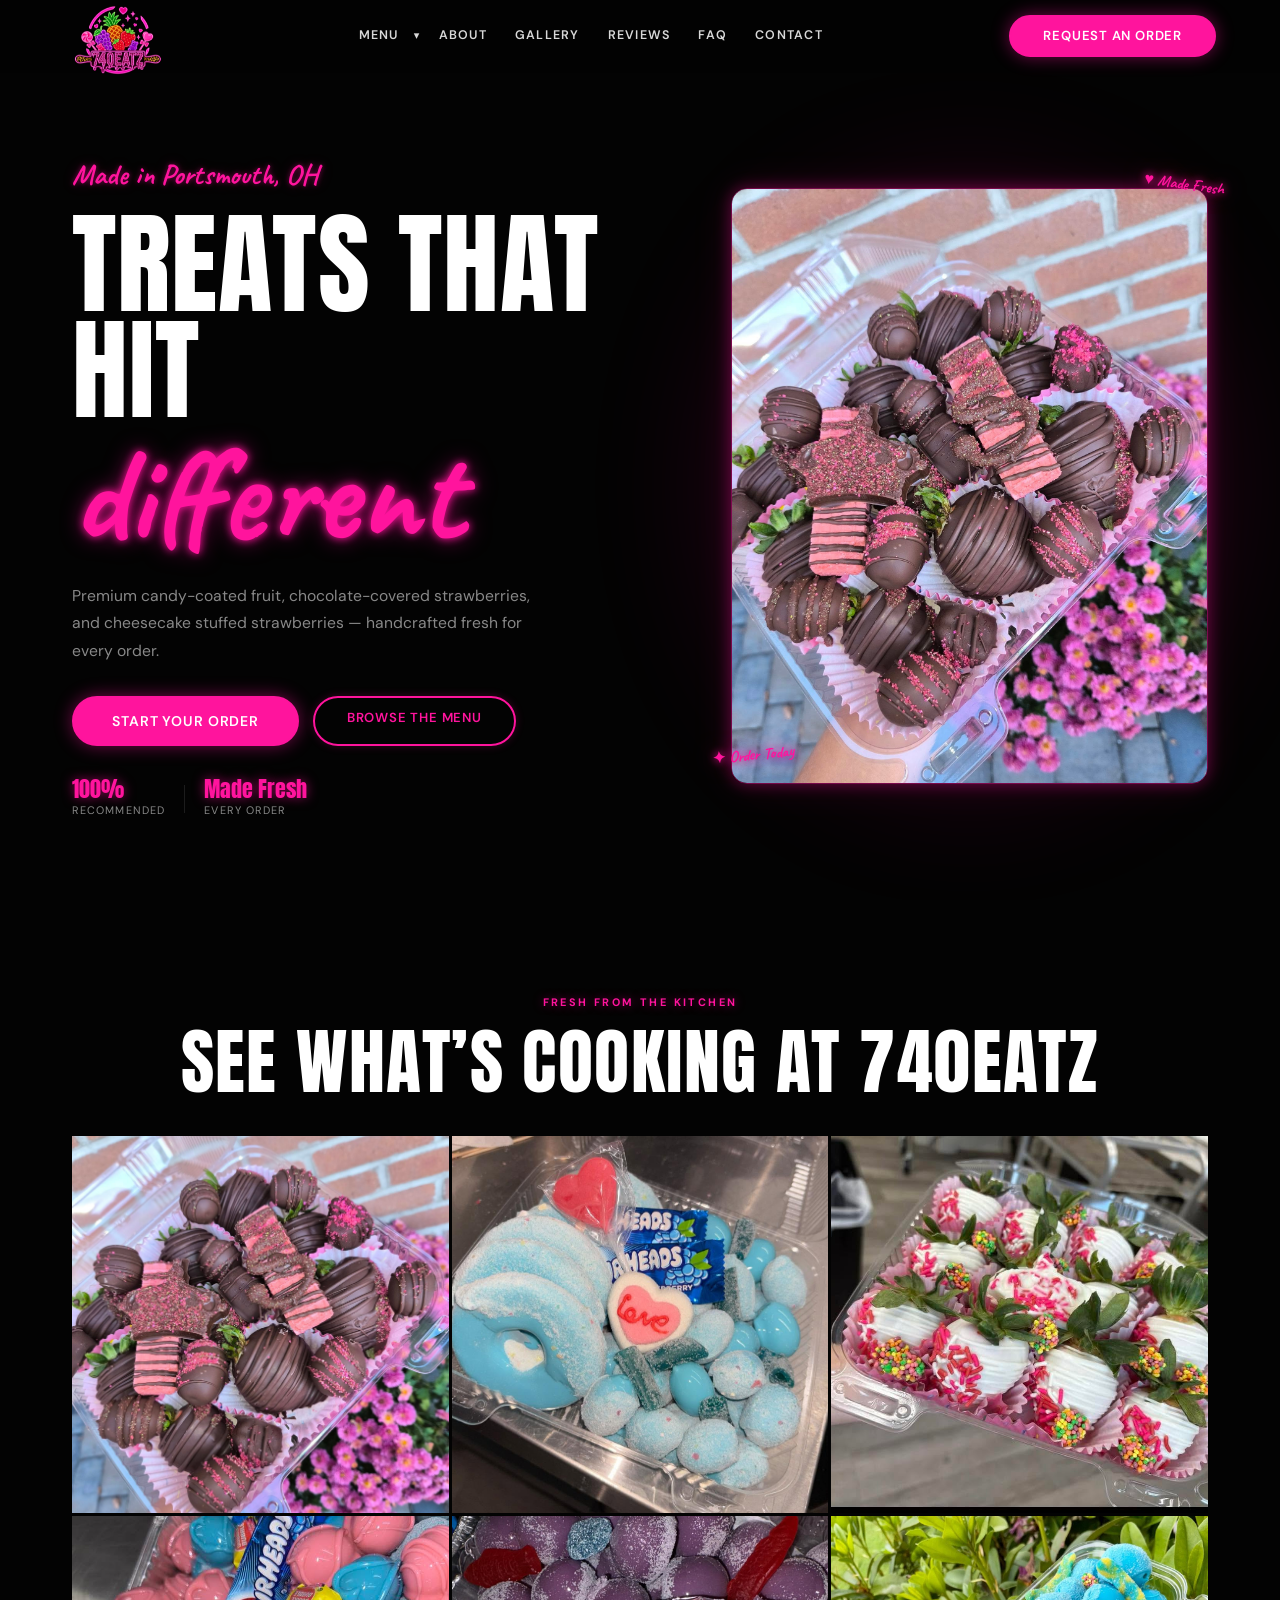
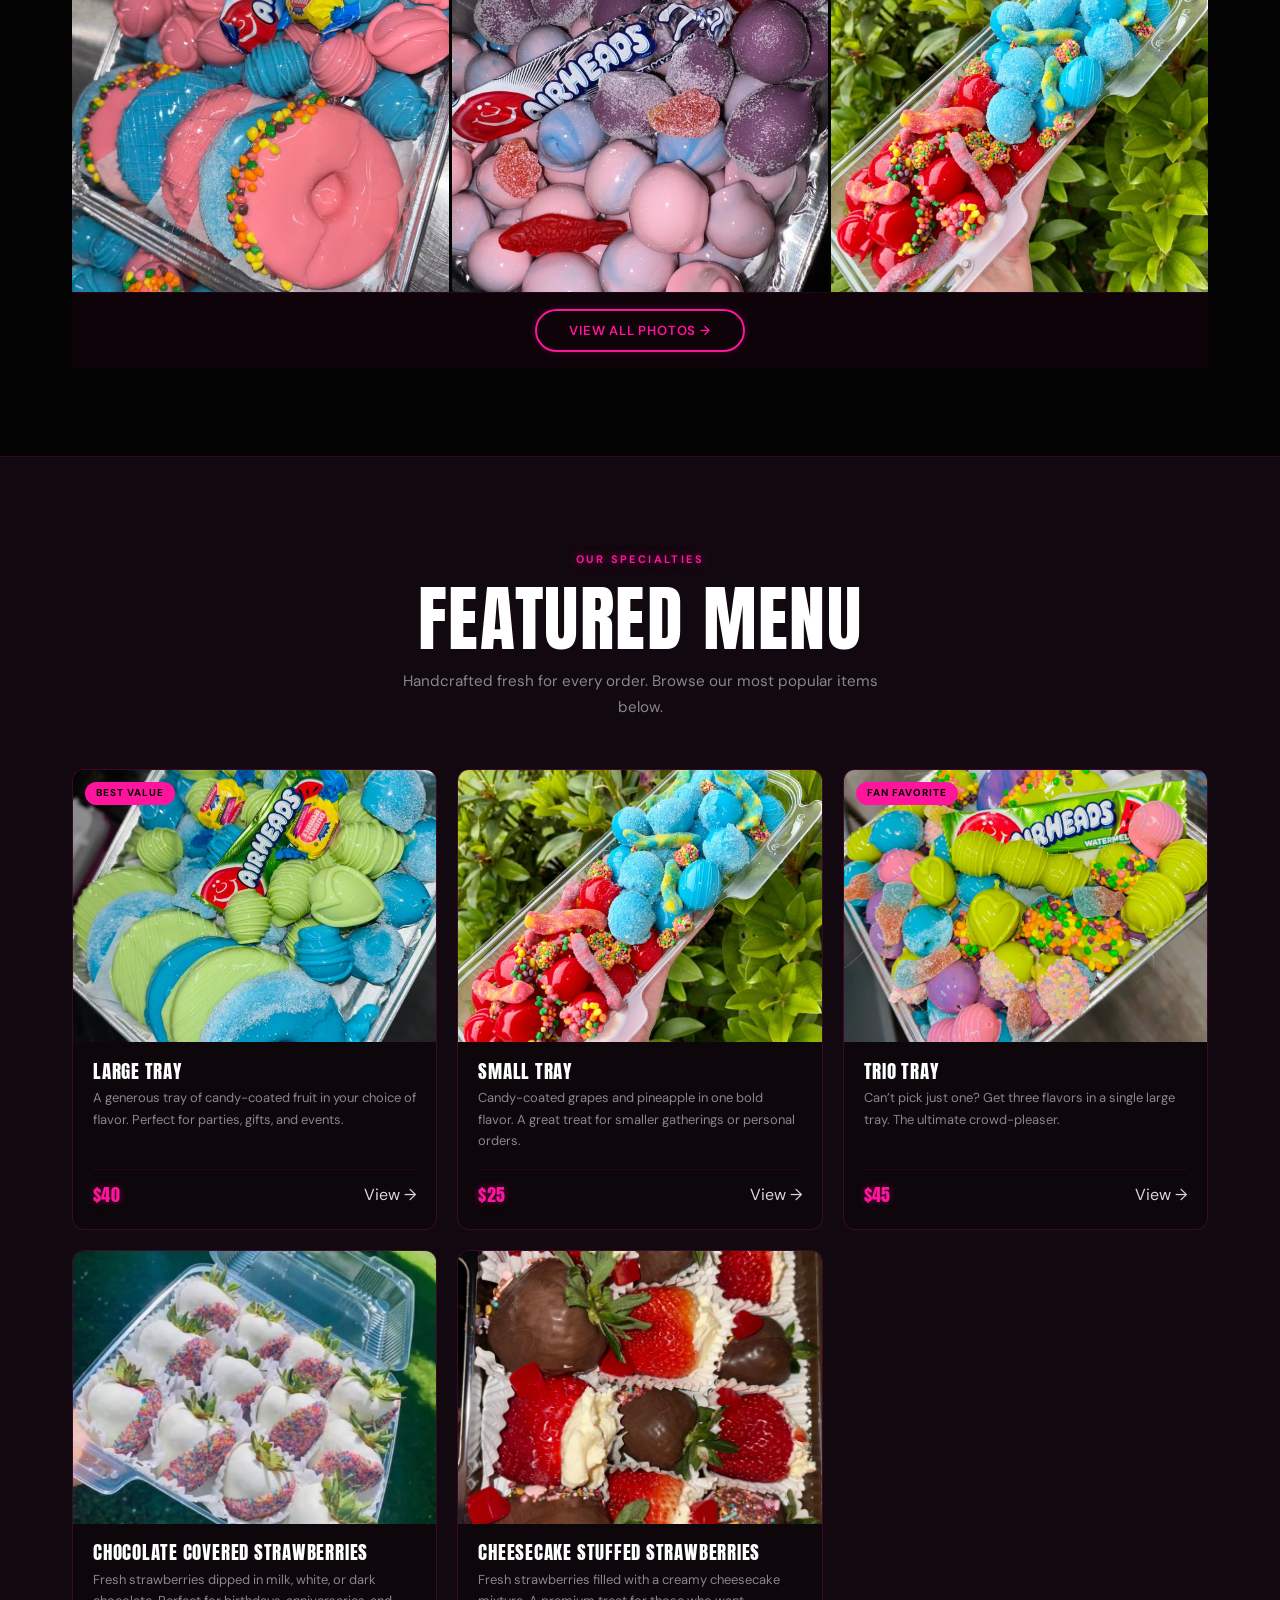
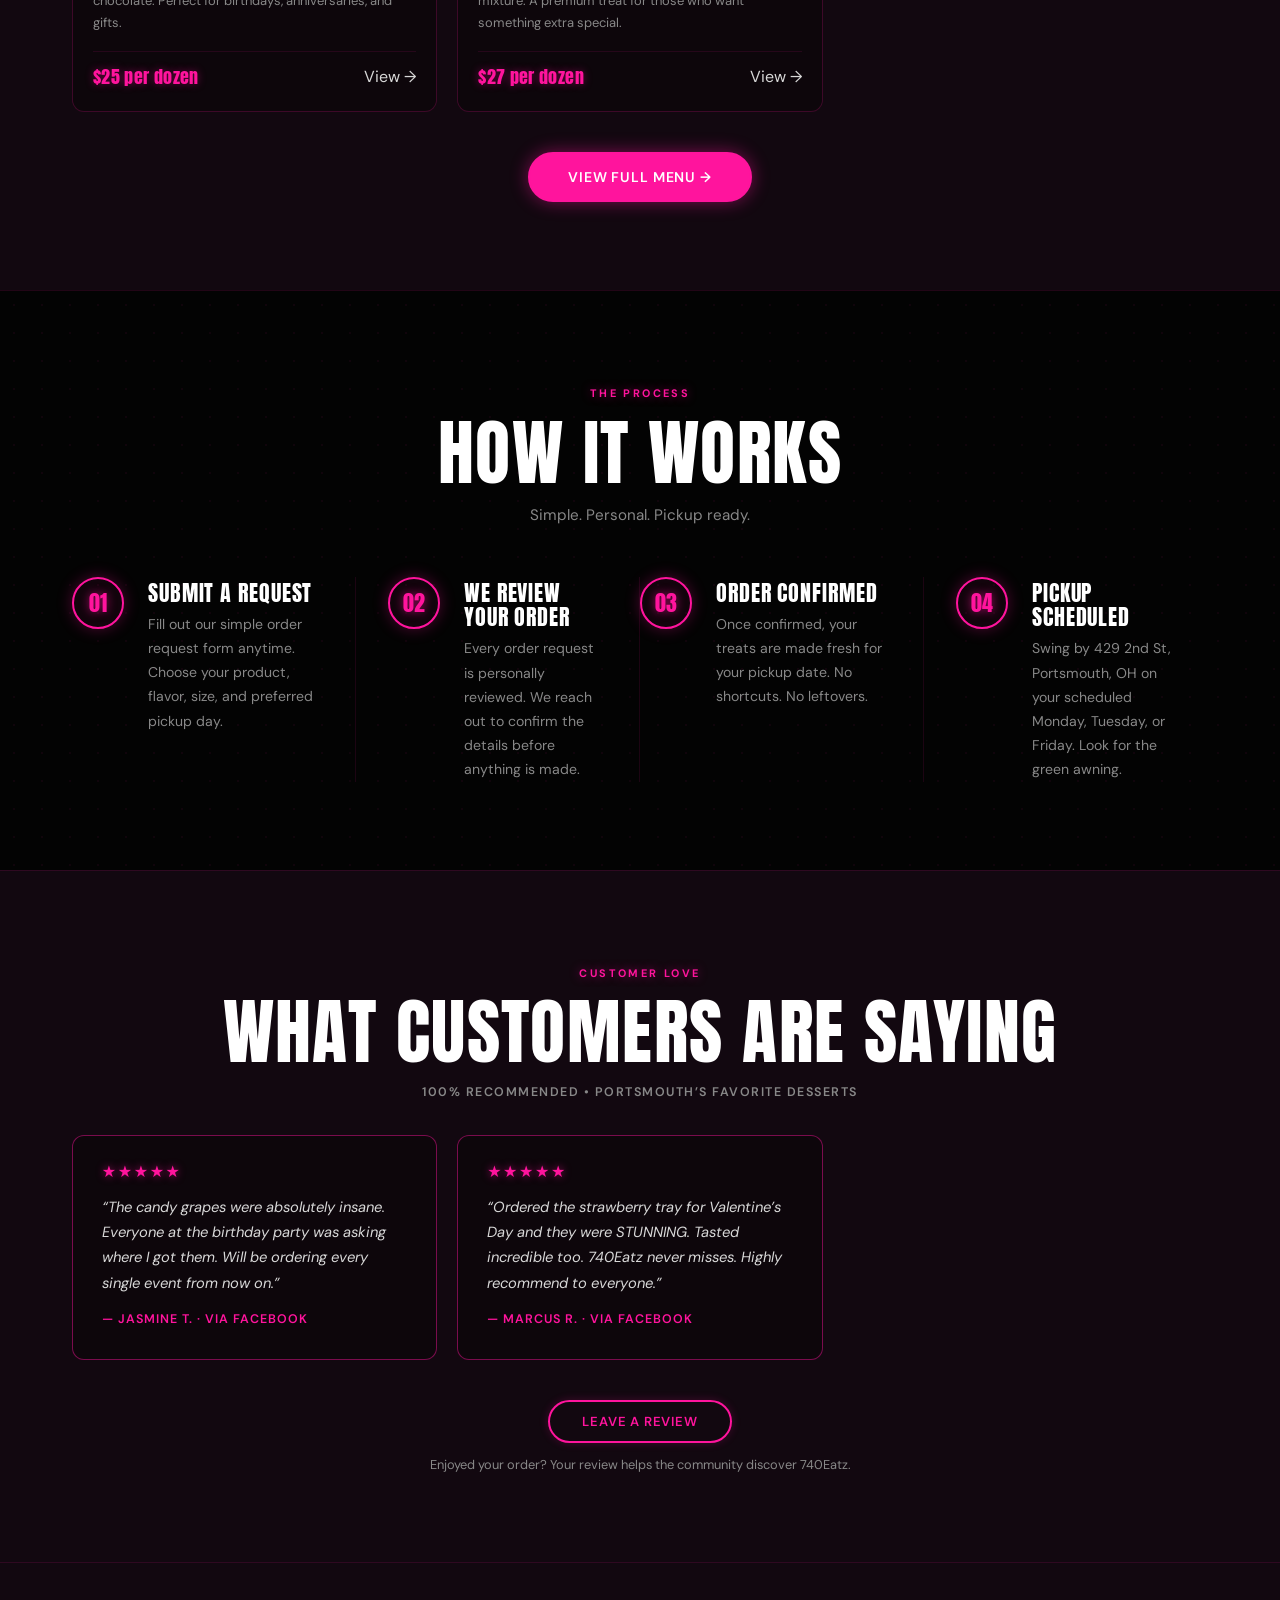
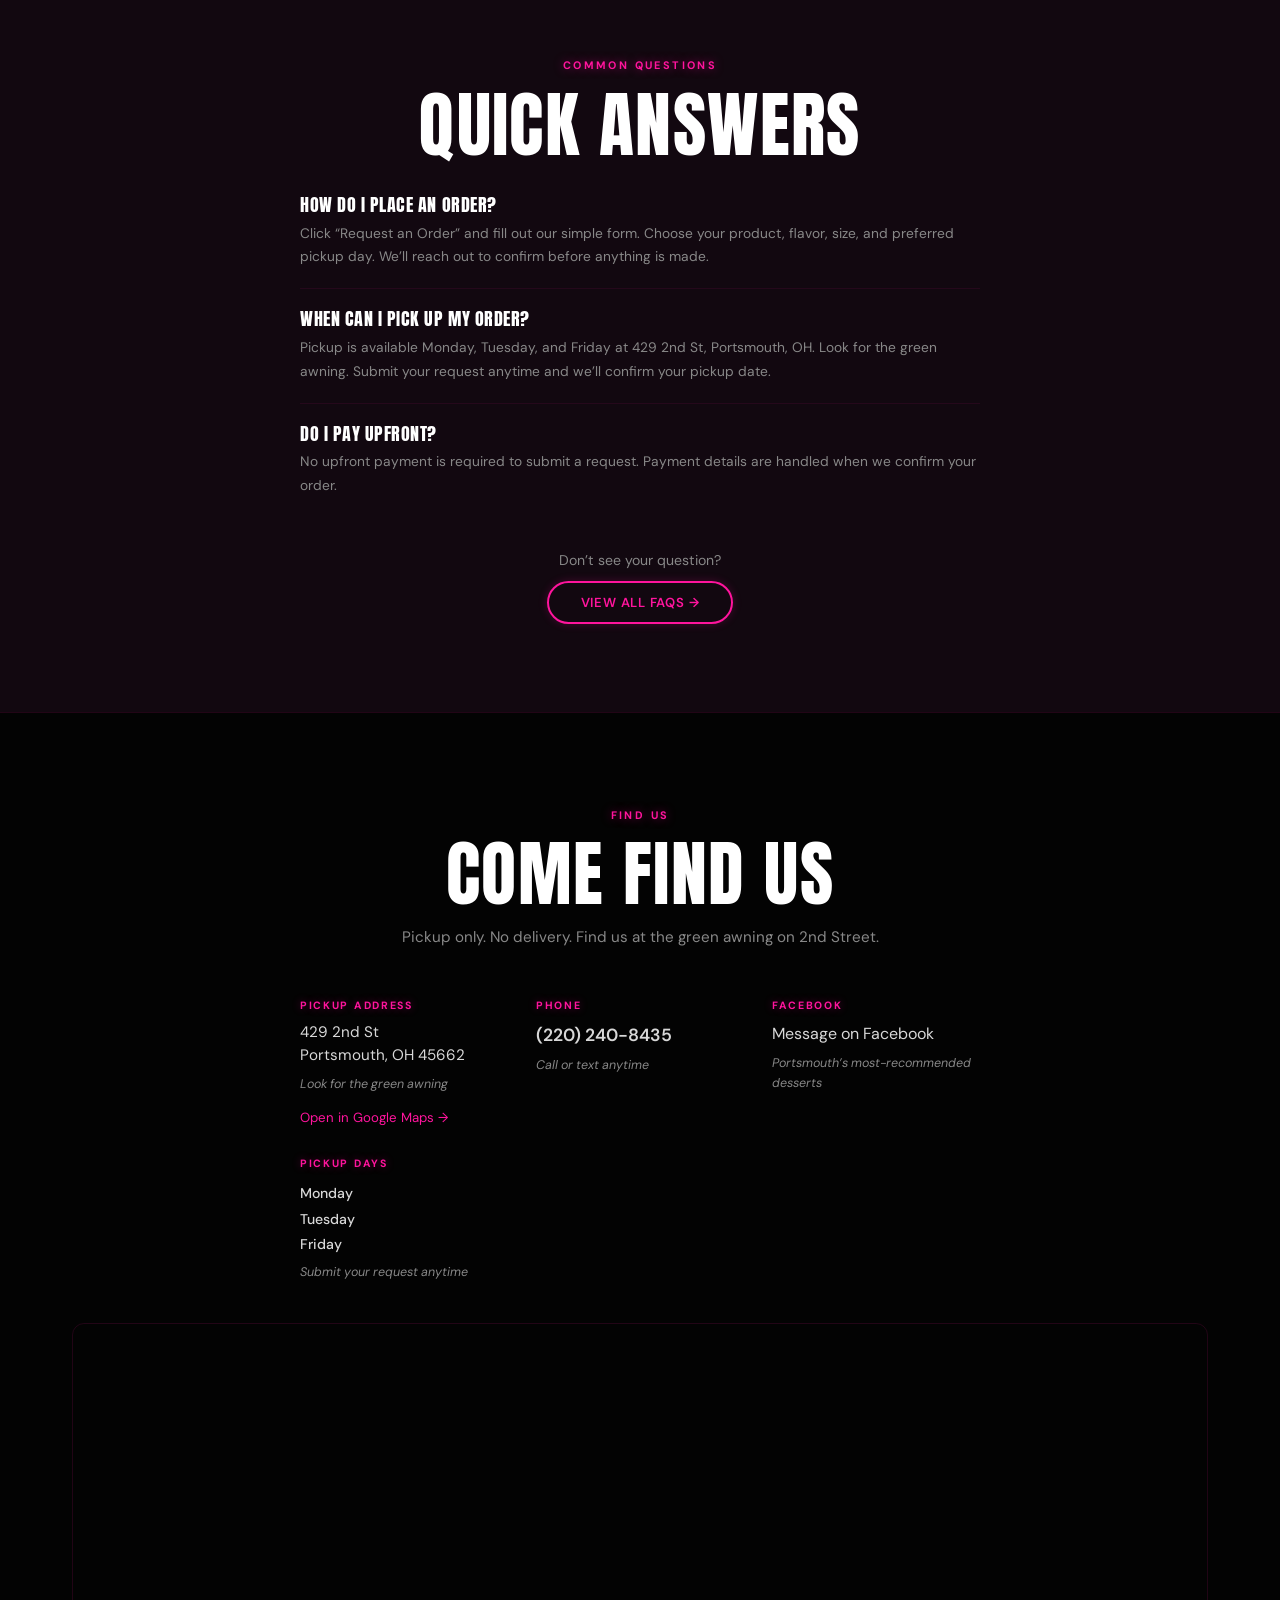
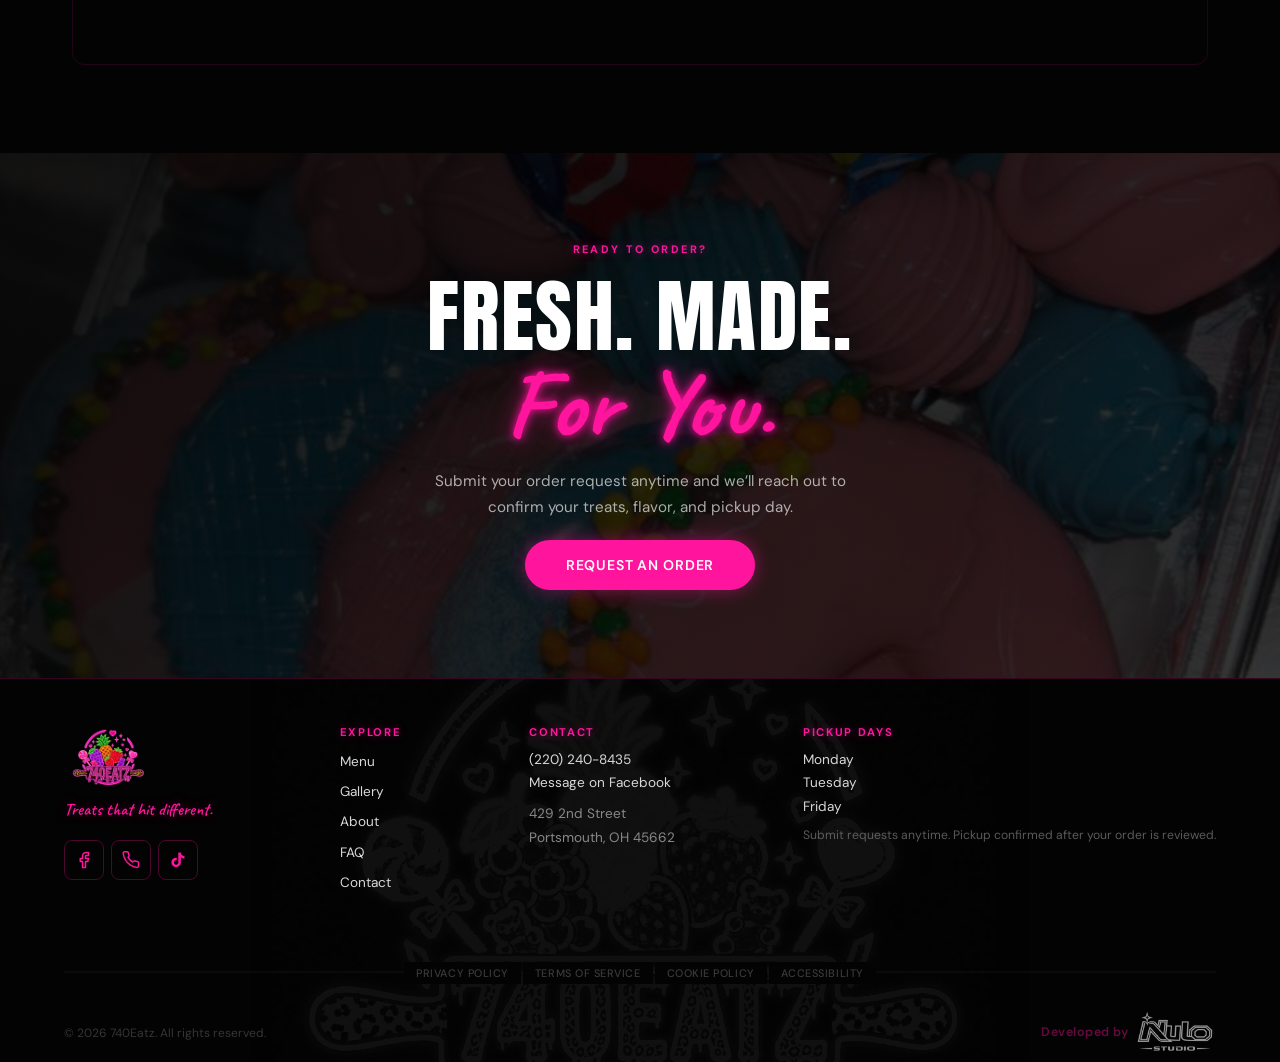
<file: index.html>
<!DOCTYPE html>

<html lang="en">

    <head>

        <meta charset="UTF-8">

        <meta
            name="viewport"
            content="width=device-width, initial-scale=1.0"
        >

        <meta
            name="description"
            content="740Eatz — Premium custom desserts in Portsmouth, OH. Candy-coated fruit, chocolate-covered strawberries, and cheesecake stuffed strawberries. Made fresh to order. Call (220) 240-8435."
        >

        <meta name="robots" content="index, follow">

        <meta name="theme-color" content="#ff149d">

        <meta name="author" content="740Eatz">

        <meta name="geo.region" content="US-OH">

        <meta name="geo.placename" content="Portsmouth, Ohio">

        <!-- ── Open Graph ── -->

        <meta property="og:type" content="website">

        <meta property="og:site_name" content="740Eatz">

        <meta property="og:title" content="740Eatz | Custom Desserts in Portsmouth, OH">

        <meta property="og:description" content="Candy-coated fruit, chocolate-covered strawberries, and cheesecake stuffed strawberries. Made fresh to order in Portsmouth, Ohio.">

        <meta property="og:image" content="https://740eatz.com/graphics/images/mainChocoFruit.jpg">

        <meta property="og:locale" content="en_US">

        <meta property="og:url" content="https://740eatz.com/">

        <!-- ── Twitter Card ── -->

        <meta name="twitter:card" content="summary_large_image">

        <meta name="twitter:title" content="740Eatz | Custom Desserts in Portsmouth, OH">

        <meta name="twitter:description" content="Premium custom desserts made fresh to order in Portsmouth, Ohio.">

        <meta name="twitter:image" content="https://740eatz.com/graphics/images/mainChocoFruit.jpg">

        <title>740Eatz | Custom Desserts Made Fresh in Portsmouth, OH</title>

        <!-- ── Fonts ── -->

        <link rel="preconnect" href="https://fonts.googleapis.com">

        <link rel="preconnect" href="https://fonts.gstatic.com" crossorigin>

        <link
            href="https://fonts.googleapis.com/css2?family=Anton&family=DM+Sans:opsz,wght@9..40,300;9..40,400;9..40,500;9..40,600&family=Caveat:wght@600;700&display=swap"
            rel="stylesheet"
        >

        <link rel="stylesheet" href="css/styleIndex.css">

        <!-- ── Favicon ── -->

        <link rel="shortcut icon" href="graphics/favicons/favicon.ico">

        <link rel="icon" href="graphics/favicons/favicon.svg" type="image/svg+xml">

        <link rel="icon" type="image/png" sizes="96x96" href="graphics/favicons/favicon-96x96.png">

        <link rel="apple-touch-icon" sizes="180x180" href="graphics/favicons/apple-touch-icon.png">

        <link rel="manifest" href="graphics/favicons/site.webmanifest">

        <link rel="canonical" href="https://740eatz.com/">

        <!-- ── Local Business Schema ── -->

        <script type="application/ld+json">
        {
            "@context": "https://schema.org",
            "@type": ["LocalBusiness", "Bakery"],
            "name": "740Eatz",
            "description": "Custom desserts made fresh to order in Portsmouth, Ohio. Specializing in candy-coated fruit, chocolate-covered strawberries, and cheesecake stuffed strawberries.",
            "url": "https://740eatz.com",
            "telephone": "+12202408435",
            "address": {
                "@type": "PostalAddress",
                "streetAddress": "429 2nd St",
                "addressLocality": "Portsmouth",
                "addressRegion": "OH",
                "postalCode": "45662",
                "addressCountry": "US"
            },
            "geo": {
                "@type": "GeoCoordinates",
                "latitude": "38.7318",
                "longitude": "-82.9977"
            },
            "sameAs": [
                "https://www.facebook.com/profile.php?id=61558663167143",
                "https://www.tiktok.com/@brigitterheaa"
            ],
            "priceRange": "$$",
            "servesCuisine": ["Desserts", "Candy", "Strawberries"],
            "hasMap": "https://maps.google.com/?q=429+2nd+St+Portsmouth+OH+45662",
            "openingHoursSpecification": [
                {
                    "@type": "OpeningHoursSpecification",
                    "dayOfWeek": ["Monday", "Tuesday", "Friday"],
                    "description": "Pickup available by scheduled order only"
                }
            ]
        }
        </script>

        <script type="application/ld+json">
        {
            "@context": "https://schema.org",
            "@type": "WebSite",
            "name": "740Eatz",
            "url": "https://740eatz.com"
        }
        </script>

        <!-- ── Page Schema ── -->

        <script type="application/ld+json">
        {
            "@context": "https://schema.org",
            "@type": "WebPage",
            "url": "https://740eatz.com/",
            "name": "740Eatz | Custom Desserts Made Fresh in Portsmouth, OH",
            "description": "740Eatz — Premium custom desserts in Portsmouth, OH. Candy-coated fruit, chocolate-covered strawberries, and cheesecake stuffed strawberries. Made fresh to order. Call (220) 240-8435.",
            "inLanguage": "en-US",
            "isPartOf": {
                "@type": "WebSite",
                "name": "740Eatz",
                "url": "https://740eatz.com"
            },
            "publisher": {
                "@type": "Organization",
                "name": "740Eatz",
                "url": "https://740eatz.com"
            }
        }
        </script>

    </head>

    <body>

        <a class="skipToMain" href="#mainContent">Skip to main content</a>


        <!-- ============================================================
             AVAILABILITY BANNER
        ============================================================ -->

        <div class="siteBanner" id="siteBanner" role="alert" aria-live="polite" aria-atomic="true" aria-hidden="true">

            <div class="siteBannerInner">

                <p class="siteBannerHeading">Orders Closed This Week</p>

                <p class="siteBannerBody">We&rsquo;re taking a short break and aren&rsquo;t accepting new orders right now. Thank you for your patience.</p>

            </div>

        </div>


        <!-- ============================================================
             HEADER
        ============================================================ -->

        <header class="siteHeader" id="siteHeader">

            <div class="headerInner">

                <a class="logoLink" href="index.html" aria-label="740Eatz Home">

                    <img
                        class="headerLogo"
                        src="graphics/logos/TP740Logo.png"
                        alt="740Eatz"
                        width="120"
                        height="72"
                        decoding="async"
                    >

                </a>

                <nav class="siteNav" id="siteNav" aria-label="Main navigation">

                    <ul class="navList">

                        <li class="navItem navItemHasDropdown" id="menuDropdownItem">

                            <div class="navItemInner">
                                <a class="navLink" href="menu.html">Menu</a>
                                <button class="navChevronBtn" id="menuDropdownBtn" type="button" aria-haspopup="true" aria-expanded="false" aria-label="Menu categories"><span class="navCaret" aria-hidden="true">&#9660;</span></button>
                            </div>

                            <ul class="navSubList" id="menuDropdownList" role="menu">

                                <li role="none">

                                    <a
                                        class="navSubLink"
                                        href="menu.html#candiedFruit"
                                        role="menuitem"
                                    >

                                        Candied Fruit

                                    </a>

                                </li>

                                <li role="none">

                                    <a
                                        class="navSubLink"
                                        href="menu.html#chocoStrawberries"
                                        role="menuitem"
                                    >

                                        Chocolate Covered Strawberries

                                    </a>

                                </li>

                                <li role="none">

                                    <a
                                        class="navSubLink"
                                        href="menu.html#cheesecakeStrawberries"
                                        role="menuitem"
                                    >

                                        Cheesecake Stuffed Strawberries

                                    </a>

                                </li>

                                <li role="none">

                                    <a
                                        class="navSubLink navSubLinkAll"
                                        href="menu.html"
                                        role="menuitem"
                                    >

                                        View Full Menu &rarr;

                                    </a>

                                </li>

                            </ul>

                        </li>

                        <li class="navItem">

                            <a class="navLink" href="about.html">About</a>

                        </li>

                        <li class="navItem">

                            <a class="navLink" href="gallery.html">Gallery</a>

                        </li>

                        <li class="navItem">

                            <a class="navLink" href="reviews.html">Reviews</a>

                        </li>

                        <li class="navItem">

                            <a class="navLink" href="faq.html">FAQ</a>

                        </li>

                        <li class="navItem">

                            <a class="navLink" href="contact.html">Contact</a>

                        </li>

                    </ul>

                </nav>

                <a class="btnPrimary headerCta" href="orderPage.html">

                    Request an Order

                </a>

                <button
                    class="burgerBtn"
                    id="burgerBtn"
                    type="button"
                    aria-label="Open navigation menu"
                    aria-expanded="false"
                    aria-controls="siteNav"
                >

                    <span class="burgerLine"></span>

                    <span class="burgerLine"></span>

                    <span class="burgerLine"></span>

                </button>

            </div>

        </header>


        <!-- ============================================================
             HERO SECTION
        ============================================================ -->

        <section class="heroSection" id="mainContent">

            <div class="heroInner">

                <div class="heroContent">

                    <div class="heroTopBand">

                        <p class="heroEyebrow">

                            <span class="heroEyebrowScript">Made in Portsmouth, OH</span>

                        </p>

                        <h1 class="heroHeadline">

                            Treats That Hit

                            <span class="accentScript">different</span>

                        </h1>

                    </div>

                    <p class="heroSub">

                        Premium candy-coated fruit, chocolate-covered strawberries, and cheesecake stuffed strawberries &mdash; handcrafted fresh for every order.

                    </p>

                    <div class="heroCtas">

                        <a class="btnPrimary btnLarge" href="orderPage.html">

                            Start Your Order

                        </a>

                        <a class="btnOutline btnLarge" href="menu.html">

                            Browse the Menu

                        </a>

                    </div>

                    <div class="heroProof">

                        <div class="heroProofItem">

                            <span class="heroProofNum" id="statRecommended">100%</span>

                            <span class="heroProofLabel">Recommended</span>

                        </div>

                        <span class="heroProofDivider" aria-hidden="true"></span>

                        <div class="heroProofItem">

                            <span class="heroProofNum">Made Fresh</span>

                            <span class="heroProofLabel">Every Order</span>

                        </div>

                    </div>

                </div>

                <div class="heroVisual">

                    <div class="heroGlow" aria-hidden="true"></div>

                    <div class="heroImgWrap">

                        <img
                            class="heroProductImg"
                            src="graphics/images/mainChocoFruit.jpg"
                            alt="740Eatz signature chocolate-covered strawberries"
                            width="480"
                            height="360"
                            decoding="async"
                        >

                    </div>

                    <span class="heroDecor heroDecorA" aria-hidden="true">&#9829; Made Fresh</span>

                    <span class="heroDecor heroDecorB" aria-hidden="true">&#10022; Order Today</span>

                </div>

            </div>

        </section>


        <!-- ============================================================
             GALLERY INTRO — MOBILE BRIDGE SECTION
        ============================================================ -->

        <section class="galleryIntroSection revealOnScroll" id="galleryIntro">

            <div class="sectionInner">

                <div class="sectionLabelWrap">

                    <span class="sectionLabel">Fresh From the Kitchen</span>

                </div>

                <h2 class="sectionHeadline">See What&rsquo;s Cooking at 740Eatz</h2>

            </div>

        </section>


        <!-- ============================================================
             MINI GALLERY
        ============================================================ -->

        <section class="miniGallerySection" id="miniGallery">

            <div class="sectionInner">

                <div class="miniGalleryGrid">

                    <a class="miniGalleryItem" href="gallery.html">
                        <img class="miniGalleryImg" src="graphics/images/mainChocoFruit.jpg" alt="Chocolate-covered fruit" loading="lazy" width="400" height="300" decoding="async">
                    </a>

                    <a class="miniGalleryItem" href="gallery.html">
                        <img class="miniGalleryImg" src="graphics/images/fanFavPlatter-BlueRas.jpg" alt="Candied fruit blue raspberry platter" loading="lazy" width="400" height="300" decoding="async">
                    </a>

                    <a class="miniGalleryItem" href="gallery.html">
                        <img class="miniGalleryImg" src="graphics/images/chocoCoveredStrawberries.jpg" alt="Chocolate covered strawberries" loading="lazy" width="400" height="300" decoding="async">
                    </a>

                    <a class="miniGalleryItem" href="gallery.html">
                        <img class="miniGalleryImg" src="graphics/images/blue-pink-platter.jpg" alt="Blue and pink candy fruit platter" loading="lazy" width="400" height="300" decoding="async">
                    </a>

                    <a class="miniGalleryItem" href="gallery.html">
                        <img class="miniGalleryImg" src="graphics/images/coatedCandy.jpg" alt="Candy-coated fruit" loading="lazy" width="400" height="300" decoding="async">
                    </a>

                    <a class="miniGalleryItem" href="gallery.html">
                        <img class="miniGalleryImg" src="graphics/images/BluevsRedBoat.jpg" alt="Blue and red candy boat" loading="lazy" width="400" height="300" decoding="async">
                    </a>

                </div>

                <div class="miniGalleryViewAll">

                    <a class="btnOutline" href="gallery.html">View All Photos &rarr;</a>

                </div>

            </div>

        </section>


        <!-- ============================================================
             FEATURED MENU
        ============================================================ -->

        <section class="featuredMenuSection revealOnScroll" id="featuredMenu">

            <div class="sectionInner">

                <div class="sectionLabelWrap">

                    <span class="sectionLabel">Our Specialties</span>

                </div>

                <h2 class="sectionHeadline">Featured Menu</h2>

                <p class="sectionSub">

                    Handcrafted fresh for every order. Browse our most popular items below.

                </p>

                <div class="featuredMenuGrid">

                    <!-- Large Tray -->

                    <a class="featuredMenuCard" href="menu.html#candiedFruit">

                        <div class="featuredMenuImgWrap">

                            <img
                                class="featuredMenuImg"
                                src="graphics/images/platter3.jpg"
                                alt="Large candied fruit tray"
                                loading="lazy"
                                width="400"
                                height="260"
                                decoding="async"
                            >

                            <span class="featuredMenuBadge">Best Value</span>

                        </div>

                        <div class="featuredMenuBody">

                            <h3 class="featuredMenuName">Large Tray</h3>

                            <p class="featuredMenuDesc">

                                A generous tray of candy-coated fruit in your choice of flavor. Perfect for parties, gifts, and events.

                            </p>

                            <div class="featuredMenuFooter">

                                <span class="featuredMenuPrice">$40</span>

                                <span class="featuredMenuCta">View &rarr;</span>

                            </div>

                        </div>

                    </a>

                    <!-- Small Tray -->

                    <a class="featuredMenuCard" href="menu.html#candiedFruit">

                        <div class="featuredMenuImgWrap">

                            <img
                                class="featuredMenuImg"
                                src="graphics/images/BluevsRedBoat.jpg"
                                alt="Small candied fruit tray"
                                loading="lazy"
                                width="400"
                                height="260"
                                decoding="async"
                            >

                        </div>

                        <div class="featuredMenuBody">

                            <h3 class="featuredMenuName">Small Tray</h3>

                            <p class="featuredMenuDesc">

                                Candy-coated grapes and pineapple in one bold flavor. A great treat for smaller gatherings or personal orders.

                            </p>

                            <div class="featuredMenuFooter">

                                <span class="featuredMenuPrice">$25</span>

                                <span class="featuredMenuCta">View &rarr;</span>

                            </div>

                        </div>

                    </a>

                    <!-- Trio Tray -->

                    <a class="featuredMenuCard" href="menu.html#candiedFruit">

                        <div class="featuredMenuImgWrap">

                            <img
                                class="featuredMenuImg"
                                src="graphics/images/trioPlatter.jpg"
                                alt="Trio candied fruit tray with three flavors"
                                loading="lazy"
                                width="400"
                                height="260"
                                decoding="async"
                            >

                            <span class="featuredMenuBadge">Fan Favorite</span>

                        </div>

                        <div class="featuredMenuBody">

                            <h3 class="featuredMenuName">Trio Tray</h3>

                            <p class="featuredMenuDesc">

                                Can&rsquo;t pick just one? Get three flavors in a single large tray. The ultimate crowd-pleaser.

                            </p>

                            <div class="featuredMenuFooter">

                                <span class="featuredMenuPrice">$45</span>

                                <span class="featuredMenuCta">View &rarr;</span>

                            </div>

                        </div>

                    </a>

                    <!-- Chocolate Covered Strawberries -->

                    <a class="featuredMenuCard" href="menu.html#chocoStrawberries">

                        <div class="featuredMenuImgWrap">

                            <img
                                class="featuredMenuImg"
                                src="graphics/images/maybeBG.jpg"
                                alt="Chocolate covered strawberries"
                                loading="lazy"
                                width="400"
                                height="260"
                                decoding="async"
                            >

                        </div>

                        <div class="featuredMenuBody">

                            <h3 class="featuredMenuName">Chocolate Covered Strawberries</h3>

                            <p class="featuredMenuDesc">

                                Fresh strawberries dipped in milk, white, or dark chocolate. Perfect for birthdays, anniversaries, and gifts.

                            </p>

                            <div class="featuredMenuFooter">

                                <span class="featuredMenuPrice">$25 per dozen</span>

                                <span class="featuredMenuCta">View &rarr;</span>

                            </div>

                        </div>

                    </a>

                    <!-- Cheesecake Stuffed Strawberries -->

                    <a class="featuredMenuCard" href="menu.html#cheesecakeStrawberries">

                        <div class="featuredMenuImgWrap">

                            <img
                                class="featuredMenuImg"
                                src="graphics/images/mixedStrawberries.jpg"
                                alt="Cheesecake stuffed strawberries"
                                loading="lazy"
                                width="400"
                                height="260"
                                decoding="async"
                            >

                        </div>

                        <div class="featuredMenuBody">

                            <h3 class="featuredMenuName">Cheesecake Stuffed Strawberries</h3>

                            <p class="featuredMenuDesc">

                                Fresh strawberries filled with a creamy cheesecake mixture. A premium treat for those who want something extra special.

                            </p>

                            <div class="featuredMenuFooter">

                                <span class="featuredMenuPrice">$27 per dozen</span>

                                <span class="featuredMenuCta">View &rarr;</span>

                            </div>

                        </div>

                    </a>

                </div>

                <div class="showcaseCta">

                    <a class="btnPrimary btnLarge" href="menu.html">View Full Menu &rarr;</a>

                </div>

            </div>

        </section>


        <!-- ============================================================
             HOW ORDERING WORKS
        ============================================================ -->

        <section class="howOrderSection revealOnScroll" id="howItWorks">

            <div class="sectionInner">

                <div class="sectionLabelWrap">

                    <span class="sectionLabel">The Process</span>

                </div>

                <h2 class="sectionHeadline">How It Works</h2>

                <p class="sectionSub">

                    Simple. Personal. Pickup ready.

                </p>

                <div class="howOrderSteps">

                    <div class="howOrderStep">

                        <div class="howOrderNumWrap" aria-hidden="true">

                            <span class="howOrderNum">01</span>

                        </div>

                        <div class="howOrderContent">

                            <h3 class="howOrderTitle">Submit a Request</h3>

                            <p class="howOrderDesc">

                                Fill out our simple order request form anytime. Choose your product, flavor, size, and preferred pickup day.

                            </p>

                        </div>

                    </div>

                    <div class="howOrderStep">

                        <div class="howOrderNumWrap" aria-hidden="true">

                            <span class="howOrderNum">02</span>

                        </div>

                        <div class="howOrderContent">

                            <h3 class="howOrderTitle">We Review Your Order</h3>

                            <p class="howOrderDesc">

                                Every order request is personally reviewed. We reach out to confirm the details before anything is made.

                            </p>

                        </div>

                    </div>

                    <div class="howOrderStep">

                        <div class="howOrderNumWrap" aria-hidden="true">

                            <span class="howOrderNum">03</span>

                        </div>

                        <div class="howOrderContent">

                            <h3 class="howOrderTitle">Order Confirmed</h3>

                            <p class="howOrderDesc">

                                Once confirmed, your treats are made fresh for your pickup date. No shortcuts. No leftovers.

                            </p>

                        </div>

                    </div>

                    <div class="howOrderStep">

                        <div class="howOrderNumWrap" aria-hidden="true">

                            <span class="howOrderNum">04</span>

                        </div>

                        <div class="howOrderContent">

                            <h3 class="howOrderTitle">Pickup Scheduled</h3>

                            <p class="howOrderDesc">

                                Swing by 429 2nd St, Portsmouth, OH on your scheduled <span class="pickupDaysListOr">Monday, Tuesday, or Friday</span>. Look for the green awning.

                            </p>

                        </div>

                    </div>

                </div>

            </div>

        </section>


        <!-- ============================================================
             WEEKLY PICKUP SCHEDULE
        ============================================================ -->

        <section class="pickupScheduleSection revealOnScroll" id="pickupSchedule" hidden>

            <div class="sectionInner">

                <div class="sectionLabelWrap">

                    <span class="sectionLabel">When We&rsquo;re Available</span>

                </div>

                <h2 class="sectionHeadline">Weekly Pickup Schedule</h2>

                <p class="sectionSub">

                    Customers may submit an order request at any time. Pickup days are <span class="pickupDaysListAnd">Monday, Tuesday, and Friday</span>.

                </p>

                <div class="pickupScheduleInner">

                    <!-- Day cards — populated from API pickupDays field -->

                    <div class="pickupDaysGrid" id="pickupDaysGrid"></div>

                    <!-- Last updated timestamp — shown when API returns updatedAt -->

                    <p class="pickupLastUpdated" id="pickupLastUpdated" hidden></p>

                    <!-- Pickup Hours — shown when API returns pickupConfiguration.windows -->

                    <div class="pickupHoursWrap" id="pickupHoursWrap" hidden>

                        <h3 class="pickupHoursHeading">Pickup Hours</h3>

                        <div class="pickupHoursGrid"></div>

                    </div>

                    <!-- Pickup Instructions — shown when API returns pickupConfiguration.message -->

                    <div class="pickupMessageWrap" id="pickupMessageWrap" hidden>

                        <p class="pickupMessageText"></p>

                    </div>

                </div>

                <div class="pickupCtaWrap">

                    <a class="btnPrimary" href="orderPage.html">Request an Order</a>

                </div>

            </div>

        </section>


        <!-- ============================================================
             REVIEWS PREVIEW
        ============================================================ -->

        <section class="reviewsSection revealOnScroll" id="reviews">

            <div class="sectionInner">

                <div class="sectionLabelWrap">

                    <span class="sectionLabel">Customer Love</span>

                </div>

                <h2 class="sectionHeadline">What Customers Are Saying</h2>

                <p class="reviewsTrustLine">

                    100% Recommended &bull; Portsmouth&rsquo;s Favorite Desserts

                </p>

                <div class="reviewsGrid">

                    <div class="reviewCard">

                        <div class="reviewStars" aria-label="5 stars">&#9733;&#9733;&#9733;&#9733;&#9733;</div>

                        <p class="reviewText">

                            &ldquo;The candy grapes were absolutely insane. Everyone at the birthday party was asking where I got them. Will be ordering every single event from now on.&rdquo;

                        </p>

                        <div class="reviewAuthor">&mdash; Jasmine T. &middot; via Facebook</div>

                    </div>

                    <div class="reviewCard">

                        <div class="reviewStars" aria-label="5 stars">&#9733;&#9733;&#9733;&#9733;&#9733;</div>

                        <p class="reviewText">

                            &ldquo;Ordered the strawberry tray for Valentine&rsquo;s Day and they were STUNNING. Tasted incredible too. 740Eatz never misses. Highly recommend to everyone.&rdquo;

                        </p>

                        <div class="reviewAuthor">&mdash; Marcus R. &middot; via Facebook</div>

                    </div>


                </div>

                <div class="reviewsCtaRow">

                    <a class="btnOutline" href="review-funnel.html">Leave a Review</a>

                    <p class="reviewsCtaNote">

                        Enjoyed your order? Your review helps the community discover 740Eatz.

                    </p>

                </div>

            </div>

        </section>


        <!-- ============================================================
             HOME FAQ
        ============================================================ -->

        <section class="homeFaqSection revealOnScroll" id="homeFaq">

            <div class="sectionInner">

                <div class="sectionLabelWrap">

                    <span class="sectionLabel">Common Questions</span>

                </div>

                <h2 class="sectionHeadline">Quick Answers</h2>

                <ul class="homeFaqList" role="list">

                    <li class="homeFaqItem">

                        <h3 class="homeFaqQ">How do I place an order?</h3>

                        <p class="homeFaqA">

                            Click &ldquo;Request an Order&rdquo; and fill out our simple form. Choose your product, flavor, size, and preferred pickup day. We&rsquo;ll reach out to confirm before anything is made.

                        </p>

                    </li>

                    <li class="homeFaqItem">

                        <h3 class="homeFaqQ">When can I pick up my order?</h3>

                        <p class="homeFaqA">

                            Pickup is available <span class="pickupDaysListAnd">Monday, Tuesday, and Friday</span> at 429 2nd St, Portsmouth, OH. Look for the green awning. Submit your request anytime and we&rsquo;ll confirm your pickup date.

                        </p>

                    </li>

                    <li class="homeFaqItem">

                        <h3 class="homeFaqQ">Do I pay upfront?</h3>

                        <p class="homeFaqA">

                            No upfront payment is required to submit a request. Payment details are handled when we confirm your order.

                        </p>

                    </li>

                </ul>

                <div class="homeFaqCta">

                    <p class="homeFaqCtaNote">Don&rsquo;t see your question?</p>

                    <a class="btnOutline" href="faq.html">View All FAQs &rarr;</a>

                </div>

            </div>

        </section>


        <!-- ============================================================
             HOME CONTACT STRIP
        ============================================================ -->

        <section class="homeContactSection revealOnScroll" id="homeContact">

            <div class="sectionInner">

                <div class="sectionLabelWrap">

                    <span class="sectionLabel">Find Us</span>

                </div>

                <h2 class="sectionHeadline">Come Find Us</h2>

                <p class="sectionSub">

                    Pickup only. No delivery. Find us at the green awning on 2nd Street.

                </p>

                <div class="homeContactGrid">

                    <div class="homeContactItem">

                        <span class="homeContactLabel">Pickup Address</span>

                        <address class="homeContactValue">
                            429 2nd St<br>
                            Portsmouth, OH 45662
                        </address>

                        <span class="homeContactSub">Look for the green awning</span>

                        <a
                            class="homeContactMapLink"
                            href="https://www.google.com/maps/place/429+2nd+St,+Portsmouth,+OH+45662"
                            target="_blank"
                            rel="noopener noreferrer"
                        >
                            Open in Google Maps &rarr;
                        </a>

                    </div>

                    <div class="homeContactItem">

                        <span class="homeContactLabel">Phone</span>

                        <a class="homeContactLink homeContactLinkLarge" href="tel:+12202408435">(220) 240-8435</a>

                        <span class="homeContactSub">Call or text anytime</span>

                    </div>

                    <div class="homeContactItem">

                        <span class="homeContactLabel">Facebook</span>

                        <a
                            class="homeContactLink"
                            href="https://www.facebook.com/profile.php?id=61558663167143"
                            target="_blank"
                            rel="noopener noreferrer"
                        >

                            Message on Facebook

                        </a>

                        <span class="homeContactSub">Portsmouth&rsquo;s most-recommended desserts</span>

                    </div>

                    <div class="homeContactItem">

                        <span class="homeContactLabel">Pickup Days</span>

                        <div class="homeContactDays" id="homeContactDays">

                            <span class="homeContactDay">Monday</span>

                            <span class="homeContactDay">Tuesday</span>

                            <span class="homeContactDay">Friday</span>

                        </div>

                        <span class="homeContactSub">Submit your request anytime</span>

                    </div>

                </div>

                <div class="homeContactMap">

                    <iframe
                        class="homeContactMapIframe"
                        src="https://maps.google.com/maps?q=429+2nd+St,+Portsmouth,+OH+45662&amp;output=embed"
                        loading="lazy"
                        title="740Eatz location at 429 2nd St, Portsmouth, OH"
                        referrerpolicy="no-referrer-when-downgrade"
                        allowfullscreen
                    ></iframe>

                </div>

            </div>

        </section>


        <!-- ============================================================
             READY TO ORDER — CTA BANNER
        ============================================================ -->

        <section class="readyConversionSection" id="readyToOrder">

            <div class="dropsBg" aria-hidden="true">

                <img
                    class="dropsBgImg"
                    src="graphics/images/blue-pink-platter.jpg"
                    alt=""
                    loading="lazy"
                    decoding="async"
                >

                <div class="dropsOverlay"></div>

            </div>

            <div class="sectionInner dropsInner">

                <span class="dropsEyebrow">Ready to Order?</span>

                <h2 class="dropsHeadline">

                    Fresh. Made.

                    <span class="accentScript">For You.</span>

                </h2>

                <p class="dropsText">

                    Submit your order request anytime and we&rsquo;ll reach out to confirm your treats, flavor, and pickup day.

                </p>

                <a class="btnPrimary btnLarge" href="orderPage.html">Request an Order</a>

            </div>

        </section>


        <!-- ============================================================
             FOOTER
        ============================================================ -->

        <footer class="siteFooter" id="footer">

            <div class="footerWatermark" aria-hidden="true">

                <img
                    class="footerWatermarkImg"
                    src="graphics/logos/digitalLogo.jpg"
                    alt=""
                    loading="lazy"
                    decoding="async"
                >

            </div>

            <div class="footerInner">

                <div class="footerTop">

                    <!-- ── Brand ── -->

                    <div class="footerBrand">

                        <img
                            class="footerLogo"
                            src="graphics/logos/TP740Logo.png"
                            alt="740Eatz"
                            width="120"
                            height="59"
                            decoding="async"
                        >

                        <p class="footerTagline">Treats that hit different.</p>

                        <div class="footerSocial" role="list">

                            <a
                                class="footerSocialLink"
                                role="listitem"
                                href="https://www.facebook.com/profile.php?id=61558663167143"
                                target="_blank"
                                rel="noopener noreferrer"
                                aria-label="Follow 740Eatz on Facebook"
                            >

                                <svg
                                    width="18"
                                    height="18"
                                    viewBox="0 0 24 24"
                                    fill="none"
                                    stroke="currentColor"
                                    stroke-width="2"
                                    stroke-linecap="round"
                                    stroke-linejoin="round"
                                    aria-hidden="true"
                                    focusable="false"
                                >
                                    <path d="M18 2h-3a5 5 0 0 0-5 5v3H7v4h3v8h4v-8h3l1-4h-4V7a1 1 0 0 1 1-1h3z"/>
                                </svg>

                            </a>

                            <a
                                class="footerSocialLink"
                                role="listitem"
                                href="tel:+12202408435"
                                aria-label="Call 740Eatz at (220) 240-8435"
                            >

                                <svg
                                    width="18"
                                    height="18"
                                    viewBox="0 0 24 24"
                                    fill="none"
                                    stroke="currentColor"
                                    stroke-width="2"
                                    stroke-linecap="round"
                                    stroke-linejoin="round"
                                    aria-hidden="true"
                                    focusable="false"
                                >
                                    <path d="M22 16.92v3a2 2 0 0 1-2.18 2 19.79 19.79 0 0 1-8.63-3.07A19.5 19.5 0 0 1 4.69 12a19.79 19.79 0 0 1-3.07-8.67A2 2 0 0 1 3.6 1h3a2 2 0 0 1 2 1.72 12.84 12.84 0 0 0 .7 2.81 2 2 0 0 1-.45 2.11L8.09 8.58a16 16 0 0 0 6.06 6.06l.85-.85a2 2 0 0 1 2.11-.45 12.84 12.84 0 0 0 2.81.7A2 2 0 0 1 22 16.92z"/>
                                </svg>

                            </a>

                            <a
                                class="footerSocialLink"
                                role="listitem"
                                href="https://www.tiktok.com/@brigitterheaa"
                                target="_blank"
                                rel="noopener noreferrer"
                                aria-label="Follow 740Eatz on TikTok"
                            >

                                <svg
                                    width="18"
                                    height="18"
                                    viewBox="0 0 24 24"
                                    fill="currentColor"
                                    stroke="none"
                                    aria-hidden="true"
                                    focusable="false"
                                >
                                    <path d="M19.59 6.69a4.83 4.83 0 0 1-3.77-4.25V2h-3.45v13.67a2.89 2.89 0 0 1-2.88 2.5 2.89 2.89 0 0 1-2.89-2.89 2.89 2.89 0 0 1 2.89-2.89c.28 0 .54.04.79.1V9.01a6.34 6.34 0 0 0-.79-.05 6.34 6.34 0 0 0-6.34 6.34 6.34 6.34 0 0 0 6.34 6.34 6.34 6.34 0 0 0 6.33-6.34V8.74a8.18 8.18 0 0 0 4.78 1.52V6.8a4.85 4.85 0 0 1-1.01-.11z"/>
                                </svg>

                            </a>

                        </div>

                    </div>

                    <!-- ── Quick Links ── -->

                    <div class="footerInfo">

                        <h4 class="footerHeading">Explore</h4>

                        <nav aria-label="Footer navigation">

                            <ul class="footerNavList">

                                <li><a class="footerLink footerText" href="menu.html">Menu</a></li>

                                <li><a class="footerLink footerText" href="gallery.html">Gallery</a></li>

                                <li><a class="footerLink footerText" href="about.html">About</a></li>

                                <li><a class="footerLink footerText" href="faq.html">FAQ</a></li>

                                <li><a class="footerLink footerText" href="contact.html">Contact</a></li>

                            </ul>

                        </nav>

                    </div>

                    <!-- ── Contact ── -->

                    <div class="footerInfo">

                        <h4 class="footerHeading">Contact</h4>

                        <p class="footerText">

                            <a class="footerLink" href="tel:+12202408435">(220) 240-8435</a>

                        </p>

                        <p class="footerText">

                            <a
                                class="footerLink"
                                href="https://www.facebook.com/profile.php?id=61558663167143"
                                target="_blank"
                                rel="noopener noreferrer"
                            >

                                Message on Facebook

                            </a>

                        </p>

                        <address class="footerAddress">

                            429 2nd Street<br>

                            Portsmouth, OH 45662

                        </address>

                    </div>

                    <!-- ── Pickup Days ── -->

                    <div class="footerInfo">

                        <h4 class="footerHeading">Pickup Days</h4>

                        <ul class="footerPickupDays" id="footerPickupDays">

                            <li>Monday</li>

                            <li>Tuesday</li>

                            <li>Friday</li>

                        </ul>

                        <p class="footerTextSm">

                            Submit requests anytime. Pickup confirmed after your order is reviewed.

                        </p>

                    </div>

                </div>

                <!-- ── Legal Navigation ── -->

                <nav class="footerLegal" aria-label="Legal">

                    <ul class="footerLegalNav">

                        <li><a class="footerLegalLink" href="privacyPolicy.html">Privacy Policy</a></li>

                        <li><a class="footerLegalLink" href="termsOfService.html">Terms of Service</a></li>

                        <li><a class="footerLegalLink" href="cookiePolicy.html">Cookie Policy</a></li>

                        <li><a class="footerLegalLink" href="accessibilityStatement.html">Accessibility</a></li>

                    </ul>

                </nav>

                <div class="footerBottom">

                    <p class="footerCopyright">&copy; <span id="copyrightYear"></span> <span class="businessName">740Eatz</span>. All rights reserved.</p>

                    <a
                        class="footerDevCredit"
                        href="https://nulostudio.com"
                        target="_blank"
                        rel="noopener noreferrer"
                    >

                        <span class="footerDevText">Developed by</span>

                        <img
                            class="footerDevLogo"
                            src="graphics/logos/TPNulo_StudioLogo.png"
                            alt="Nulo Studio"
                            width="120"
                            height="55"
                            loading="lazy"
                            decoding="async"
                        >

                    </a>

                </div>

            </div>

        </footer>

        <script src="js/indexJS.js"></script>

    </body>

</html>
</file>
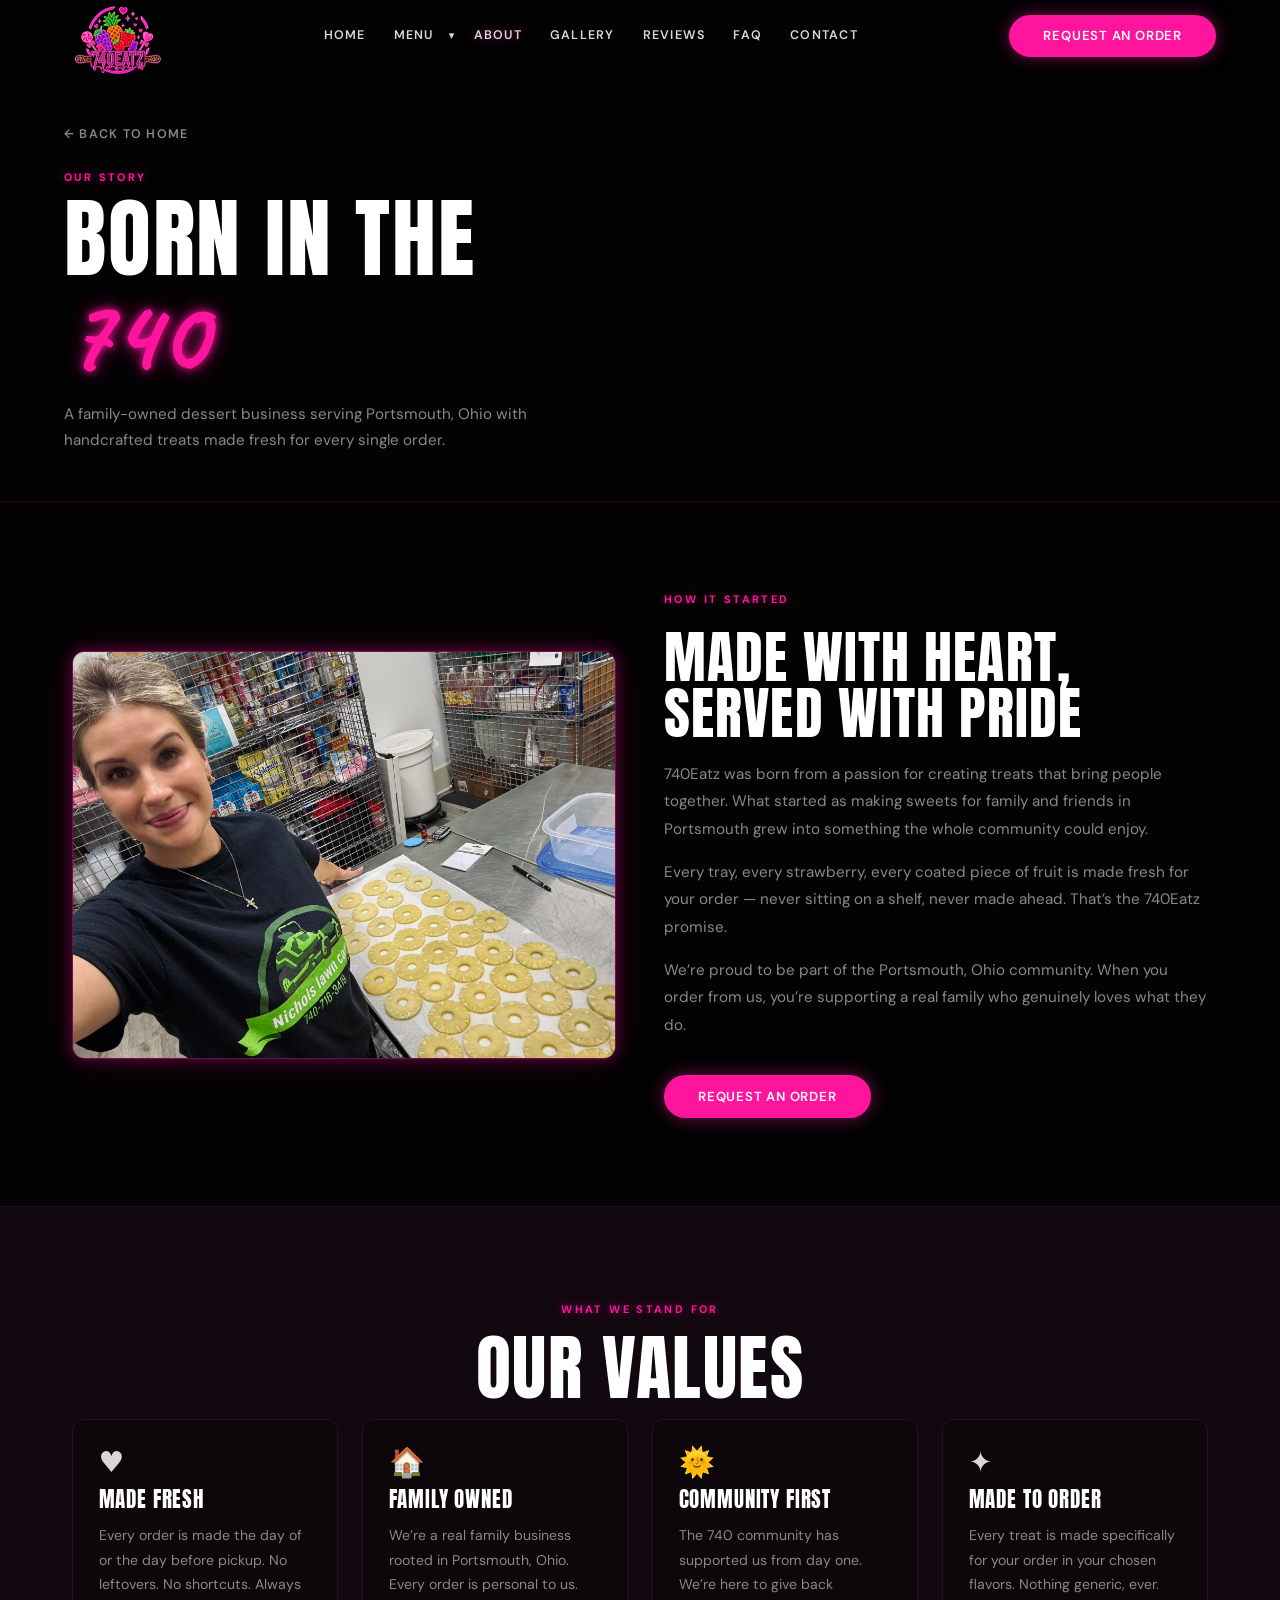
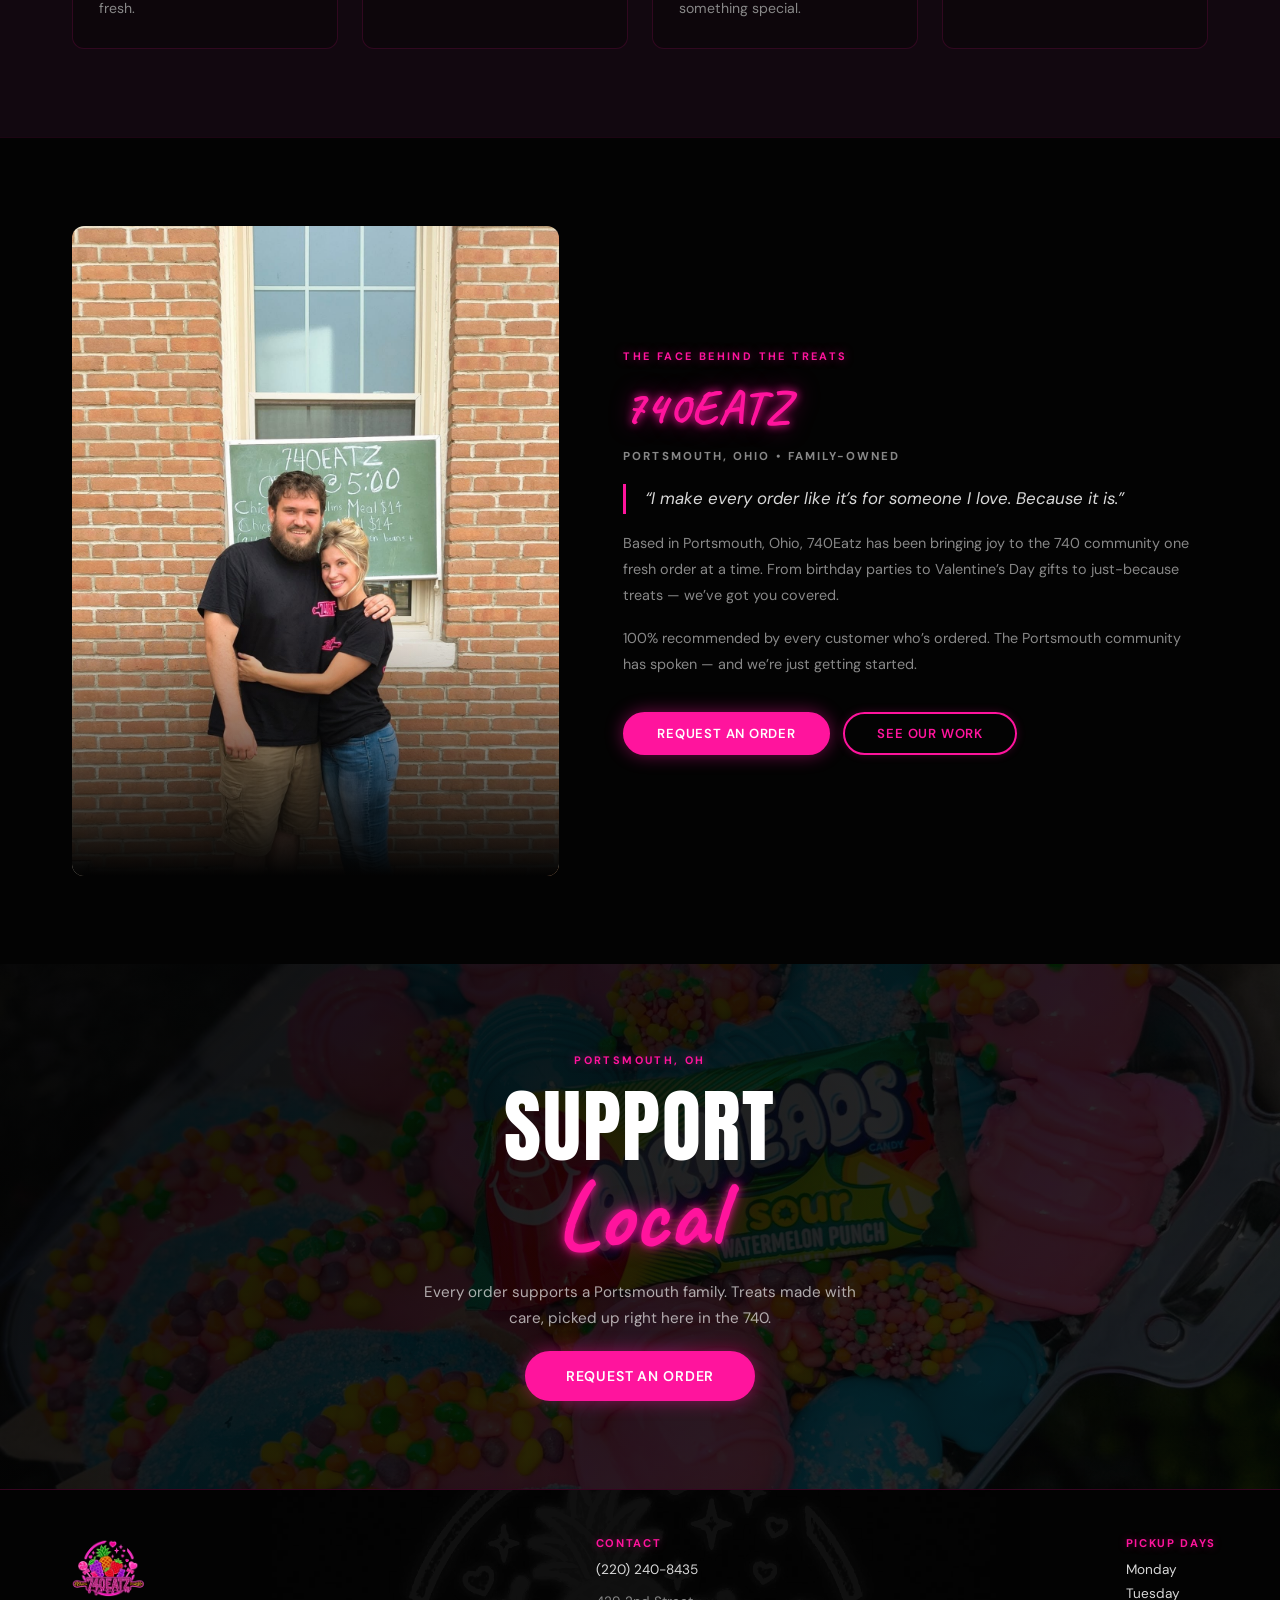
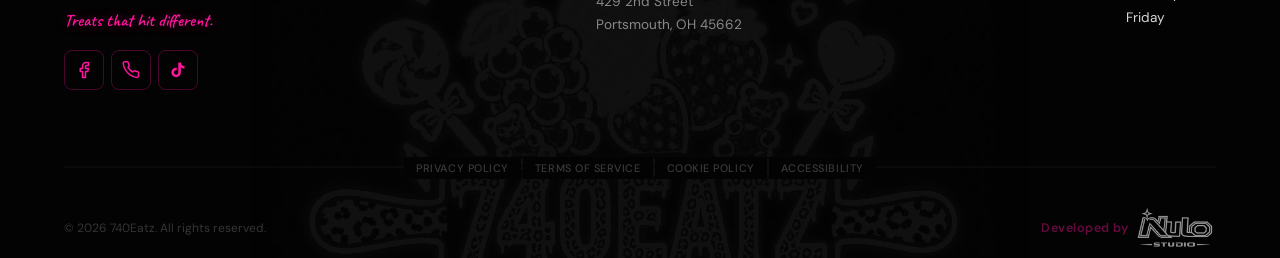
<file: about.html>
<!DOCTYPE html>

<html lang="en">

    <head>

        <meta charset="UTF-8">

        <meta
            name="viewport"
            content="width=device-width, initial-scale=1.0"
        >

        <meta
            name="description"
            content="About 740Eatz — A family-owned dessert business in Portsmouth, OH. Every treat is handcrafted fresh to order. Serving the 740 community with love."
        >

        <meta name="robots" content="index, follow">

        <meta name="theme-color" content="#ff149d">

        <meta name="author" content="740Eatz">

        <!-- ── Open Graph ── -->

        <meta property="og:type" content="website">

        <meta property="og:site_name" content="740Eatz">

        <meta property="og:url" content="https://740eatz.com/about.html">

        <meta property="og:locale" content="en_US">

        <meta property="og:title" content="About | 740Eatz Portsmouth, OH">

        <meta property="og:description" content="A family-owned dessert business making candy-coated fruit and chocolate strawberries fresh to order in Portsmouth, Ohio.">

        <meta property="og:image" content="https://740eatz.com/graphics/images/ownerNhusband.jpg">

        <!-- ── Twitter Card ── -->

        <meta name="twitter:card" content="summary_large_image">

        <meta name="twitter:title" content="About | 740Eatz Portsmouth, OH">

        <meta name="twitter:description" content="A family-owned dessert business making candy-coated fruit and chocolate strawberries fresh to order in Portsmouth, Ohio.">

        <meta name="twitter:image" content="https://740eatz.com/graphics/images/ownerNhusband.jpg">

        <title>About | 740Eatz &mdash; Family-Owned Desserts in Portsmouth, OH</title>

        <link rel="preconnect" href="https://fonts.googleapis.com">

        <link rel="preconnect" href="https://fonts.gstatic.com" crossorigin>

        <link
            href="https://fonts.googleapis.com/css2?family=Anton&family=DM+Sans:opsz,wght@9..40,300;9..40,400;9..40,500;9..40,600&family=Caveat:wght@600;700&display=swap"
            rel="stylesheet"
        >

        <link rel="stylesheet" href="css/styleIndex.css">

        <link rel="stylesheet" href="css/stylePages.css">

        <!-- ── Favicon ── -->

        <link rel="shortcut icon" href="graphics/favicons/favicon.ico">

        <link rel="icon" href="graphics/favicons/favicon.svg" type="image/svg+xml">

        <link rel="icon" type="image/png" sizes="96x96" href="graphics/favicons/favicon-96x96.png">

        <link rel="apple-touch-icon" sizes="180x180" href="graphics/favicons/apple-touch-icon.png">

        <link rel="manifest" href="graphics/favicons/site.webmanifest">

        <link rel="canonical" href="https://740eatz.com/about.html">

        <!-- ── Page Schema ── -->

        <script type="application/ld+json">
        {
            "@context": "https://schema.org",
            "@type": "AboutPage",
            "url": "https://740eatz.com/about.html",
            "name": "About | 740Eatz — Family-Owned Desserts in Portsmouth, OH",
            "description": "About 740Eatz — A family-owned dessert business in Portsmouth, OH. Every treat is handcrafted fresh to order. Serving the 740 community with love.",
            "inLanguage": "en-US",
            "isPartOf": {
                "@type": "WebSite",
                "name": "740Eatz",
                "url": "https://740eatz.com"
            },
            "publisher": {
                "@type": "Organization",
                "name": "740Eatz",
                "url": "https://740eatz.com"
            }
        }
        </script>

        <script type="application/ld+json">
        {
            "@context": "https://schema.org",
            "@type": "BreadcrumbList",
            "itemListElement": [
                {
                    "@type": "ListItem",
                    "position": 1,
                    "name": "Home",
                    "item": "https://740eatz.com/"
                },
                {
                    "@type": "ListItem",
                    "position": 2,
                    "name": "About",
                    "item": "https://740eatz.com/about.html"
                }
            ]
        }
        </script>

    </head>

    <body>

        <a class="skipToMain" href="#mainContent">Skip to main content</a>


        <!-- ============================================================
             AVAILABILITY BANNER
        ============================================================ -->

        <div class="siteBanner" id="siteBanner" role="alert" aria-live="polite" aria-atomic="true" aria-hidden="true">

            <div class="siteBannerInner">

                <p class="siteBannerHeading">Orders Closed This Week</p>

                <p class="siteBannerBody">We&rsquo;re taking a short break and aren&rsquo;t accepting new orders right now. Thank you for your patience.</p>

            </div>

        </div>


        <!-- ============================================================
             HEADER
        ============================================================ -->

        <header class="siteHeader" id="siteHeader">

            <div class="headerInner">

                <a class="logoLink" href="index.html" aria-label="740Eatz Home">

                    <img
                        class="headerLogo"
                        src="graphics/logos/TP740Logo.png"
                        alt="740Eatz"
                        width="120"
                        height="72"
                        decoding="async"
                    >

                </a>

                <nav class="siteNav" id="siteNav" aria-label="Main navigation">

                    <ul class="navList">

                        <li class="navItem"><a class="navLink" href="index.html">Home</a></li>

                        <li class="navItem navItemHasDropdown" id="menuDropdownItem">

                            <div class="navItemInner">
                                <a class="navLink" href="menu.html">Menu</a>
                                <button class="navChevronBtn" id="menuDropdownBtn" type="button" aria-haspopup="true" aria-expanded="false" aria-label="Menu categories"><span class="navCaret" aria-hidden="true">&#9660;</span></button>
                            </div>

                            <ul class="navSubList" id="menuDropdownList" role="menu">
                                <li role="none"><a class="navSubLink" href="menu.html#candiedFruit" role="menuitem">Candied Fruit</a></li>
                                <li role="none"><a class="navSubLink" href="menu.html#chocoStrawberries" role="menuitem">Chocolate Covered Strawberries</a></li>
                                <li role="none"><a class="navSubLink" href="menu.html#cheesecakeStrawberries" role="menuitem">Cheesecake Stuffed Strawberries</a></li>
                                <li role="none"><a class="navSubLink navSubLinkAll" href="menu.html" role="menuitem">View Full Menu &rarr;</a></li>
                            </ul>

                        </li>

                        <li class="navItem"><a class="navLink navLinkActive" href="about.html">About</a></li>

                        <li class="navItem"><a class="navLink" href="gallery.html">Gallery</a></li>

                        <li class="navItem"><a class="navLink" href="reviews.html">Reviews</a></li>

                        <li class="navItem"><a class="navLink" href="faq.html">FAQ</a></li>

                        <li class="navItem"><a class="navLink" href="contact.html">Contact</a></li>

                    </ul>

                </nav>

                <a class="btnPrimary headerCta" href="orderPage.html">Request an Order</a>

                <button class="burgerBtn" id="burgerBtn" type="button" aria-label="Open navigation menu" aria-expanded="false" aria-controls="siteNav">
                    <span class="burgerLine"></span>
                    <span class="burgerLine"></span>
                    <span class="burgerLine"></span>
                </button>

            </div>

        </header>


        <!-- ============================================================
             PAGE INTRO
        ============================================================ -->

        <div class="pageIntro" id="mainContent">

            <div class="pageIntroInner">

                <a class="pageBack" href="index.html">&larr; Back to Home</a>

                <span class="pageIntroLabel">Our Story</span>

                <h1 class="pageIntroHeadline">

                    Born in the

                    <span class="accentScript">740</span>

                </h1>

                <p class="pageIntroSub">

                    A family-owned dessert business serving Portsmouth, Ohio with handcrafted treats made fresh for every single order.

                </p>

            </div>

        </div>


        <!-- ============================================================
             STORY SECTION
        ============================================================ -->

        <section class="aboutStorySection">

            <div class="sectionInner">

                <div class="aboutStoryGrid">

                    <div>

                        <img
                            class="aboutStoryImg"
                            src="graphics/images/ownerNkitchen.jpg"
                            alt="740Eatz owner in the kitchen preparing fresh desserts"
                            loading="lazy"
                            width="600"
                            height="450"
                            decoding="async"
                        >

                    </div>

                    <div class="aboutStoryContent">

                        <span class="aboutStoryLabel">How It Started</span>

                        <h2 class="aboutStoryHeadline">Made with Heart, Served with Pride</h2>

                        <p class="aboutStoryText">

                            740Eatz was born from a passion for creating treats that bring people together. What started as making sweets for family and friends in Portsmouth grew into something the whole community could enjoy.

                        </p>

                        <p class="aboutStoryText">

                            Every tray, every strawberry, every coated piece of fruit is made fresh for your order &mdash; never sitting on a shelf, never made ahead. That&rsquo;s the 740Eatz promise.

                        </p>

                        <p class="aboutStoryText">

                            We&rsquo;re proud to be part of the Portsmouth, Ohio community. When you order from us, you&rsquo;re supporting a real family who genuinely loves what they do.

                        </p>

                        <div class="aboutOwnerCtaRow">

                            <a class="btnPrimary" href="orderPage.html">Request an Order</a>

                        </div>

                    </div>

                </div>

            </div>

        </section>


        <!-- ============================================================
             VALUES
        ============================================================ -->

        <section class="aboutValuesSection">

            <div class="sectionInner">

                <div class="sectionLabelWrap">

                    <span class="sectionLabel">What We Stand For</span>

                </div>

                <h2 class="sectionHeadline">Our Values</h2>

                <div class="aboutValuesGrid">

                    <div class="aboutValueCard">

                        <span class="aboutValueIcon" aria-hidden="true">&#9829;</span>

                        <h3 class="aboutValueTitle">Made Fresh</h3>

                        <p class="aboutValueDesc">

                            Every order is made the day of or the day before pickup. No leftovers. No shortcuts. Always fresh.

                        </p>

                    </div>

                    <div class="aboutValueCard">

                        <span class="aboutValueIcon" aria-hidden="true">&#127968;</span>

                        <h3 class="aboutValueTitle">Family Owned</h3>

                        <p class="aboutValueDesc">

                            We&rsquo;re a real family business rooted in Portsmouth, Ohio. Every order is personal to us.

                        </p>

                    </div>

                    <div class="aboutValueCard">

                        <span class="aboutValueIcon" aria-hidden="true">&#127774;</span>

                        <h3 class="aboutValueTitle">Community First</h3>

                        <p class="aboutValueDesc">

                            The 740 community has supported us from day one. We&rsquo;re here to give back something special.

                        </p>

                    </div>

                    <div class="aboutValueCard">

                        <span class="aboutValueIcon" aria-hidden="true">&#10022;</span>

                        <h3 class="aboutValueTitle">Made to Order</h3>

                        <p class="aboutValueDesc">

                            Every treat is made specifically for your order in your chosen flavors. Nothing generic, ever.

                        </p>

                    </div>

                </div>

            </div>

        </section>


        <!-- ============================================================
             OWNER SECTION
        ============================================================ -->

        <section class="aboutOwnerSection">

            <div class="sectionInner">

                <div class="aboutOwnerGrid">

                    <div class="aboutOwnerImgWrap">

                        <img
                            class="aboutOwnerImg"
                            src="graphics/images/ownerNhusband.jpg"
                            alt="740Eatz owner and family"
                            loading="lazy"
                            width="440"
                            height="580"
                            decoding="async"
                        >

                        <div class="aboutOwnerGlow" aria-hidden="true"></div>

                    </div>

                    <div class="aboutOwnerContent">

                        <span class="aboutStoryLabel">The Face Behind the Treats</span>

                        <h2 class="aboutOwnerName">740Eatz</h2>

                        <p class="aboutOwnerRole">Portsmouth, Ohio &bull; Family-Owned</p>

                        <blockquote class="aboutOwnerQuote">

                            &ldquo;I make every order like it&rsquo;s for someone I love. Because it is.&rdquo;

                        </blockquote>

                        <p class="aboutOwnerDesc">

                            Based in Portsmouth, Ohio, 740Eatz has been bringing joy to the 740 community one fresh order at a time. From birthday parties to Valentine&rsquo;s Day gifts to just-because treats &mdash; we&rsquo;ve got you covered.

                        </p>

                        <p class="aboutOwnerDesc">

                            100% recommended by every customer who&rsquo;s ordered. The Portsmouth community has spoken &mdash; and we&rsquo;re just getting started.

                        </p>

                        <div class="aboutOwnerCtaRow">

                            <a class="btnPrimary" href="orderPage.html">Request an Order</a>

                            <a class="btnOutline" href="gallery.html">See Our Work</a>

                        </div>

                    </div>

                </div>

            </div>

        </section>


        <!-- ============================================================
             READY TO ORDER CTA
        ============================================================ -->

        <section class="readyConversionSection">

            <div class="dropsBg" aria-hidden="true">

                <img
                    class="dropsBgImg"
                    src="graphics/images/bgPlatter.jpg"
                    alt=""
                    loading="lazy"
                    decoding="async"
                >

                <div class="dropsOverlay"></div>

            </div>

            <div class="sectionInner dropsInner">

                <span class="dropsEyebrow">Portsmouth, OH</span>

                <h2 class="dropsHeadline">

                    Support

                    <span class="accentScript">Local</span>

                </h2>

                <p class="dropsText">

                    Every order supports a Portsmouth family. Treats made with care, picked up right here in the 740.

                </p>

                <a class="btnPrimary btnLarge" href="orderPage.html">Request an Order</a>

            </div>

        </section>


        <!-- ============================================================
             FOOTER
        ============================================================ -->

        <footer class="siteFooter" id="footer">

            <div class="footerWatermark" aria-hidden="true">

                <img class="footerWatermarkImg" src="graphics/logos/digitalLogo.jpg" alt="" loading="lazy" decoding="async">

            </div>

            <div class="footerInner">

                <div class="footerTop">

                    <div class="footerBrand">

                        <img class="footerLogo" src="graphics/logos/TP740Logo.png" alt="740Eatz" width="120" height="59" decoding="async">

                        <p class="footerTagline">Treats that hit different.</p>

                        <div class="footerSocial" role="list">

                            <a class="footerSocialLink" role="listitem" href="https://www.facebook.com/profile.php?id=61558663167143" target="_blank" rel="noopener noreferrer" aria-label="Facebook">
                                <svg width="18" height="18" viewBox="0 0 24 24" fill="none" stroke="currentColor" stroke-width="2" stroke-linecap="round" stroke-linejoin="round" aria-hidden="true" focusable="false"><path d="M18 2h-3a5 5 0 0 0-5 5v3H7v4h3v8h4v-8h3l1-4h-4V7a1 1 0 0 1 1-1h3z"/></svg>
                            </a>

                            <a class="footerSocialLink" role="listitem" href="tel:+12202408435" aria-label="Phone">
                                <svg width="18" height="18" viewBox="0 0 24 24" fill="none" stroke="currentColor" stroke-width="2" stroke-linecap="round" stroke-linejoin="round" aria-hidden="true" focusable="false"><path d="M22 16.92v3a2 2 0 0 1-2.18 2 19.79 19.79 0 0 1-8.63-3.07A19.5 19.5 0 0 1 4.69 12a19.79 19.79 0 0 1-3.07-8.67A2 2 0 0 1 3.6 1h3a2 2 0 0 1 2 1.72 12.84 12.84 0 0 0 .7 2.81 2 2 0 0 1-.45 2.11L8.09 8.58a16 16 0 0 0 6.06 6.06l.85-.85a2 2 0 0 1 2.11-.45 12.84 12.84 0 0 0 2.81.7A2 2 0 0 1 22 16.92z"/></svg>
                            </a>

                            <a class="footerSocialLink" role="listitem" href="https://www.tiktok.com/@brigitterheaa" target="_blank" rel="noopener noreferrer" aria-label="TikTok">
                                <svg width="18" height="18" viewBox="0 0 24 24" fill="currentColor" stroke="none" aria-hidden="true" focusable="false"><path d="M19.59 6.69a4.83 4.83 0 0 1-3.77-4.25V2h-3.45v13.67a2.89 2.89 0 0 1-2.88 2.5 2.89 2.89 0 0 1-2.89-2.89 2.89 2.89 0 0 1 2.89-2.89c.28 0 .54.04.79.1V9.01a6.34 6.34 0 0 0-.79-.05 6.34 6.34 0 0 0-6.34 6.34 6.34 6.34 0 0 0 6.34 6.34 6.34 6.34 0 0 0 6.33-6.34V8.74a8.18 8.18 0 0 0 4.78 1.52V6.8a4.85 4.85 0 0 1-1.01-.11z"/></svg>
                            </a>

                        </div>

                    </div>

                    <div class="footerInfo">

                        <h4 class="footerHeading">Contact</h4>

                        <p class="footerText"><a class="footerLink" href="tel:+12202408435">(220) 240-8435</a></p>

                        <address class="footerAddress">

                            429 2nd Street<br>Portsmouth, OH 45662

                        </address>

                    </div>

                    <div class="footerInfo">

                        <h4 class="footerHeading">Pickup Days</h4>

                        <ul class="footerPickupDays" id="footerPickupDays">

                            <li>Monday</li>

                            <li>Tuesday</li>

                            <li>Friday</li>

                        </ul>

                    </div>

                </div>

                <!-- ── Legal Navigation ── -->

                <nav class="footerLegal" aria-label="Legal">

                    <ul class="footerLegalNav">

                        <li><a class="footerLegalLink" href="privacyPolicy.html">Privacy Policy</a></li>

                        <li><a class="footerLegalLink" href="termsOfService.html">Terms of Service</a></li>

                        <li><a class="footerLegalLink" href="cookiePolicy.html">Cookie Policy</a></li>

                        <li><a class="footerLegalLink" href="accessibilityStatement.html">Accessibility</a></li>

                    </ul>

                </nav>

                <div class="footerBottom">

                    <p class="footerCopyright">&copy; <span id="copyrightYear"></span> <span class="businessName">740Eatz</span>. All rights reserved.</p>

                    <a class="footerDevCredit" href="https://nulostudio.com" target="_blank" rel="noopener noreferrer">

                        <span class="footerDevText">Developed by</span>

                        <img class="footerDevLogo" src="graphics/logos/TPNulo_StudioLogo.png" alt="Nulo Studio" width="120" height="55" loading="lazy" decoding="async">

                    </a>

                </div>

            </div>

        </footer>

        <script src="js/siteJS.js"></script>

    </body>

</html>
</file>
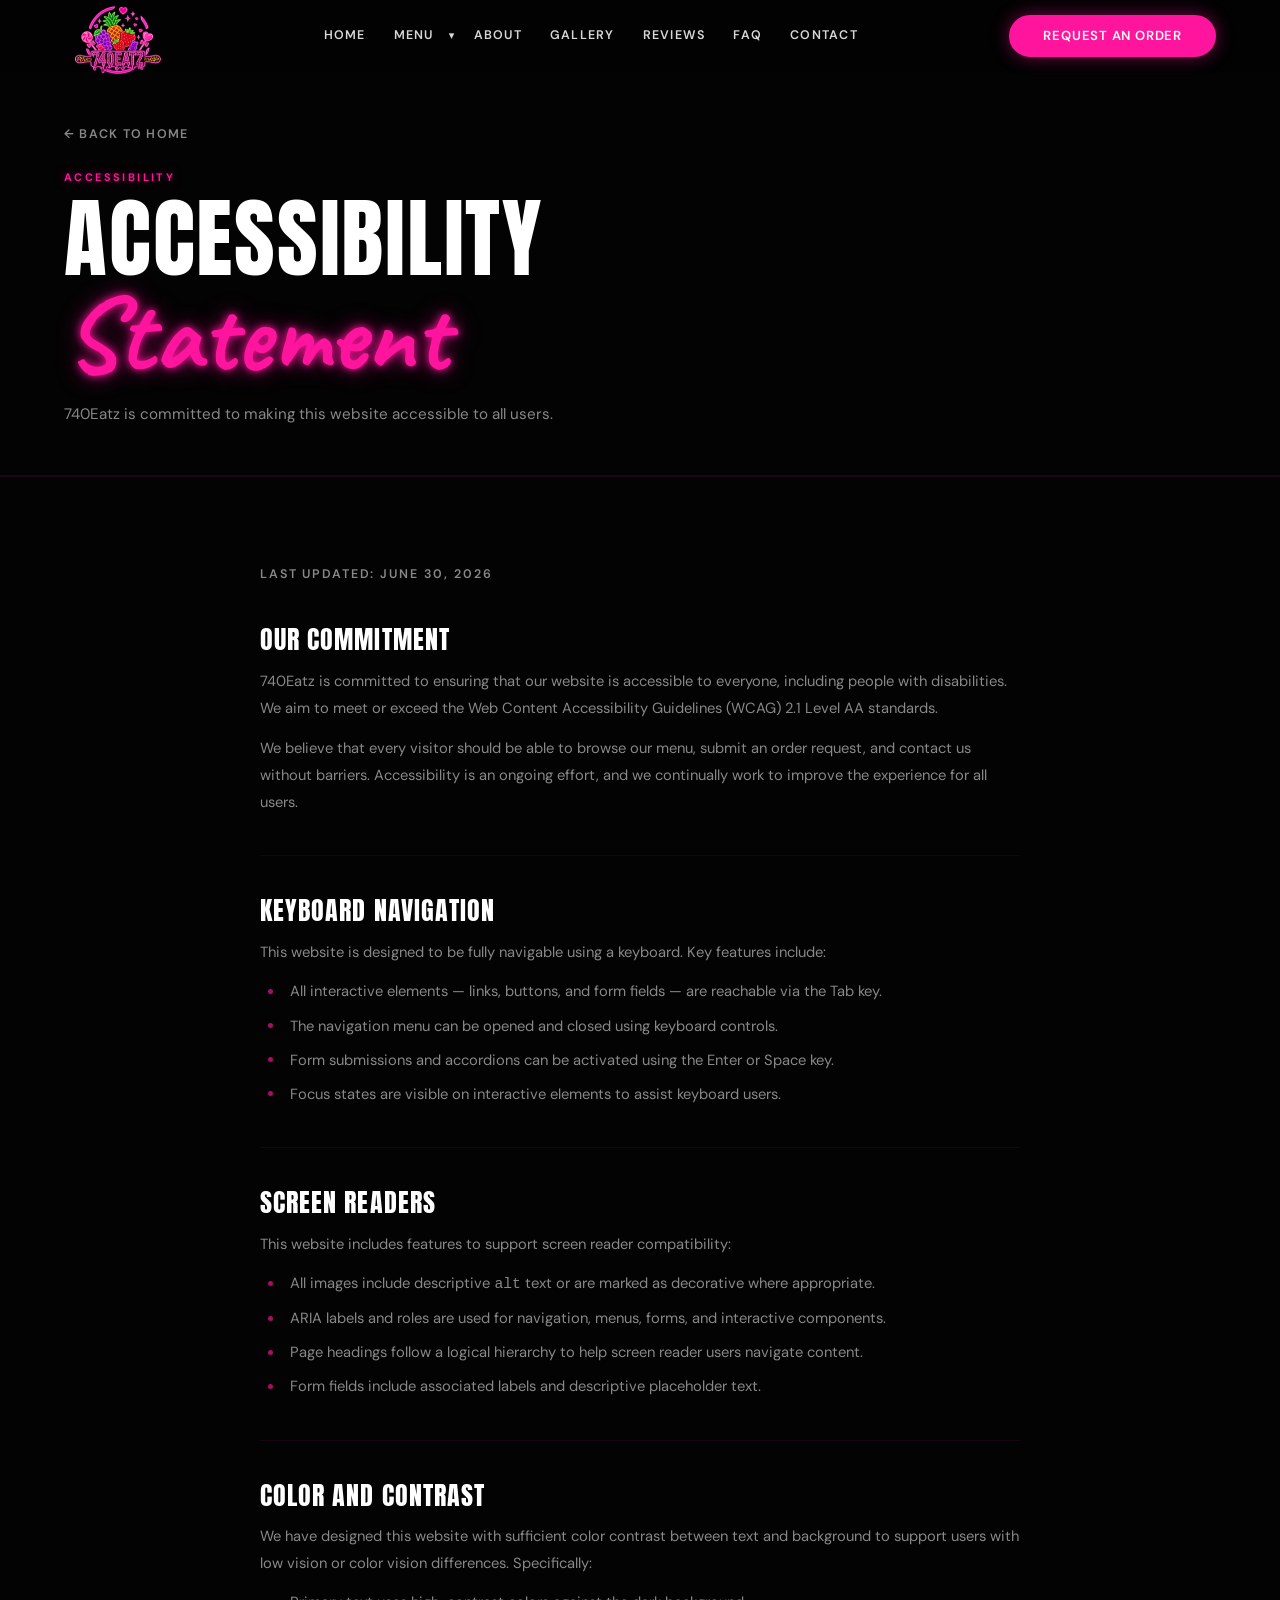
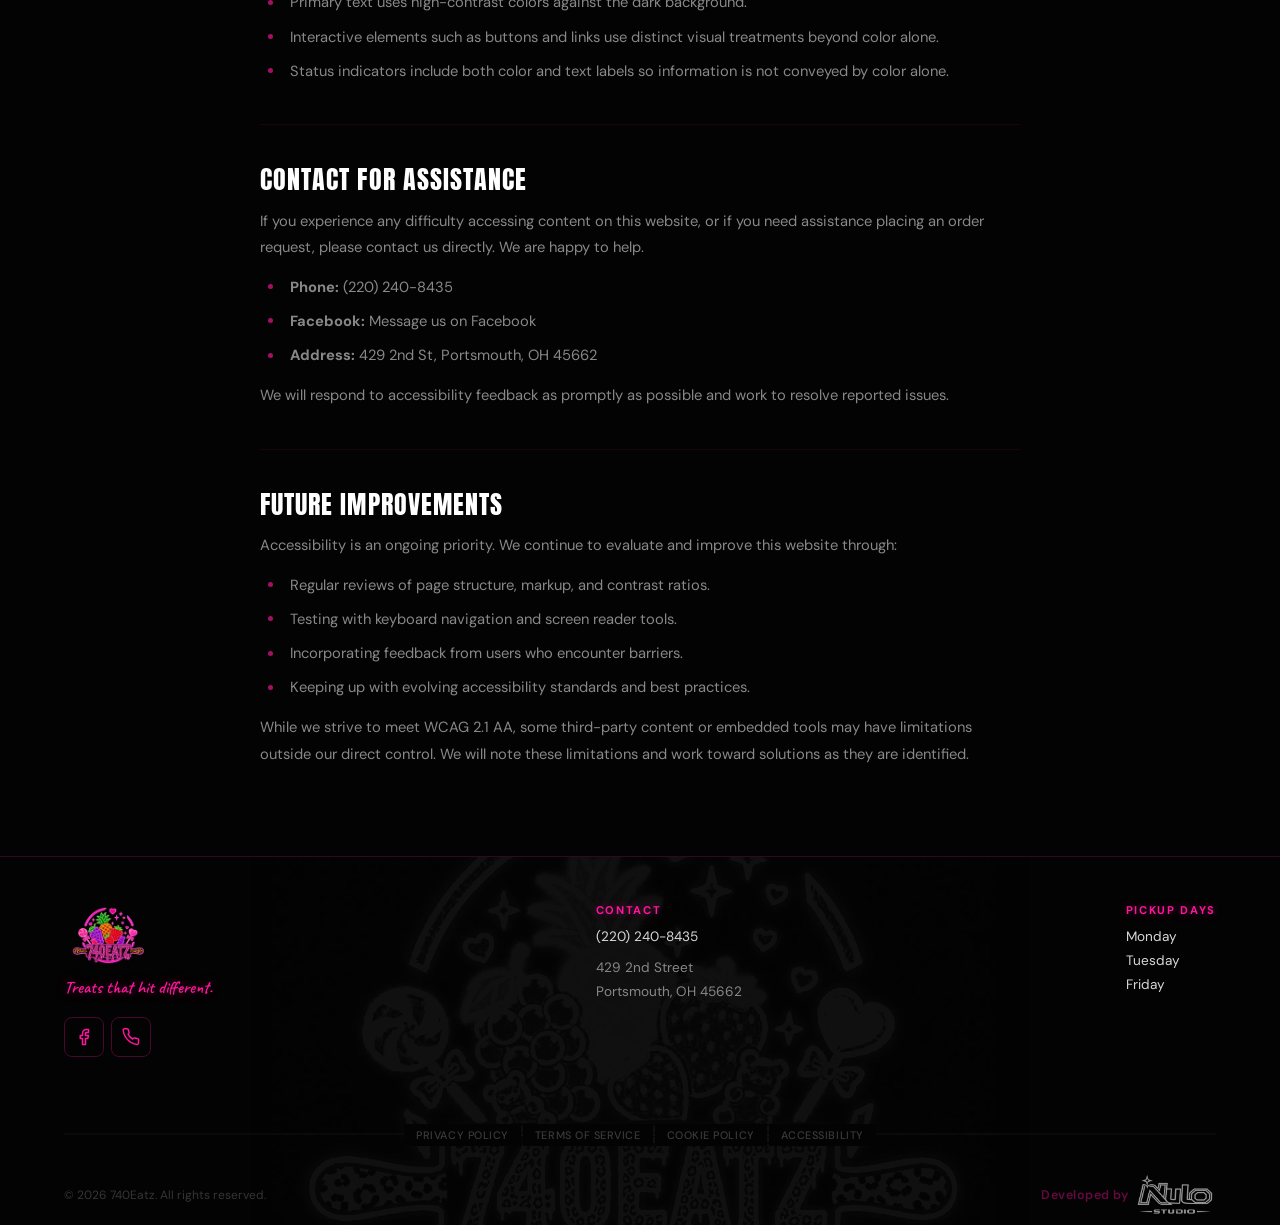
<file: accessibilityStatement.html>
<!DOCTYPE html>

<html lang="en">

    <head>

        <meta charset="UTF-8">

        <meta
            name="viewport"
            content="width=device-width, initial-scale=1.0"
        >

        <meta
            name="description"
            content="Accessibility Statement for 740Eatz in Portsmouth, OH. Our commitment to making this website usable by everyone."
        >

        <meta name="robots" content="index, follow">

        <meta name="theme-color" content="#ff149d">

        <meta name="author" content="740Eatz">

        <title>Accessibility Statement | 740Eatz Portsmouth, OH</title>

        <link rel="preconnect" href="https://fonts.googleapis.com">

        <link rel="preconnect" href="https://fonts.gstatic.com" crossorigin>

        <link
            href="https://fonts.googleapis.com/css2?family=Anton&family=DM+Sans:opsz,wght@9..40,300;9..40,400;9..40,500;9..40,600&family=Caveat:wght@600;700&display=swap"
            rel="stylesheet"
        >

        <link rel="stylesheet" href="css/styleIndex.css">

        <link rel="stylesheet" href="css/stylePages.css">

        <!-- ── Favicon ── -->

        <link rel="shortcut icon" href="graphics/favicons/favicon.ico">

        <link rel="icon" href="graphics/favicons/favicon.svg" type="image/svg+xml">

        <link rel="icon" type="image/png" sizes="96x96" href="graphics/favicons/favicon-96x96.png">

        <link rel="apple-touch-icon" sizes="180x180" href="graphics/favicons/apple-touch-icon.png">

        <link rel="manifest" href="graphics/favicons/site.webmanifest">

        <link rel="canonical" href="https://740eatz.com/accessibilityStatement.html">

        <!-- ── Page Schema ── -->

        <script type="application/ld+json">
        {
            "@context": "https://schema.org",
            "@type": "WebPage",
            "url": "https://740eatz.com/accessibilityStatement.html",
            "name": "Accessibility Statement | 740Eatz Portsmouth, OH",
            "description": "Accessibility Statement for 740Eatz in Portsmouth, OH. Our commitment to making this website usable by everyone.",
            "inLanguage": "en-US",
            "isPartOf": {
                "@type": "WebSite",
                "name": "740Eatz",
                "url": "https://740eatz.com"
            },
            "publisher": {
                "@type": "Organization",
                "name": "740Eatz",
                "url": "https://740eatz.com"
            }
        }
        </script>

        <script type="application/ld+json">
        {
            "@context": "https://schema.org",
            "@type": "BreadcrumbList",
            "itemListElement": [
                {
                    "@type": "ListItem",
                    "position": 1,
                    "name": "Home",
                    "item": "https://740eatz.com/"
                },
                {
                    "@type": "ListItem",
                    "position": 2,
                    "name": "Accessibility Statement",
                    "item": "https://740eatz.com/accessibilityStatement.html"
                }
            ]
        }
        </script>

    </head>

    <body>

        <a class="skipToMain" href="#mainContent">Skip to main content</a>


        <!-- ============================================================
             AVAILABILITY BANNER
        ============================================================ -->

        <div class="siteBanner" id="siteBanner" role="alert" aria-live="polite" aria-atomic="true" aria-hidden="true">

            <div class="siteBannerInner">

                <p class="siteBannerHeading">Orders Closed This Week</p>

                <p class="siteBannerBody">We&rsquo;re taking a short break and aren&rsquo;t accepting new orders right now. Thank you for your patience.</p>

            </div>

        </div>


        <!-- ============================================================
             HEADER
        ============================================================ -->

        <header class="siteHeader" id="siteHeader">

            <div class="headerInner">

                <a class="logoLink" href="index.html" aria-label="740Eatz Home">

                    <img class="headerLogo" src="graphics/logos/TP740Logo.png" alt="740Eatz" width="120" height="72" decoding="async">

                </a>

                <nav class="siteNav" id="siteNav" aria-label="Main navigation">

                    <ul class="navList">

                        <li class="navItem"><a class="navLink" href="index.html">Home</a></li>

                        <li class="navItem navItemHasDropdown" id="menuDropdownItem">

                            <div class="navItemInner">
                                <a class="navLink" href="menu.html">Menu</a>
                                <button class="navChevronBtn" id="menuDropdownBtn" type="button" aria-haspopup="true" aria-expanded="false" aria-label="Menu categories"><span class="navCaret" aria-hidden="true">&#9660;</span></button>
                            </div>

                            <ul class="navSubList" id="menuDropdownList" role="menu">
                                <li role="none"><a class="navSubLink" href="menu.html#candiedFruit" role="menuitem">Candied Fruit</a></li>
                                <li role="none"><a class="navSubLink" href="menu.html#chocoStrawberries" role="menuitem">Chocolate Covered Strawberries</a></li>
                                <li role="none"><a class="navSubLink" href="menu.html#cheesecakeStrawberries" role="menuitem">Cheesecake Stuffed Strawberries</a></li>
                                <li role="none"><a class="navSubLink navSubLinkAll" href="menu.html" role="menuitem">View Full Menu &rarr;</a></li>
                            </ul>

                        </li>

                        <li class="navItem"><a class="navLink" href="about.html">About</a></li>

                        <li class="navItem"><a class="navLink" href="gallery.html">Gallery</a></li>

                        <li class="navItem"><a class="navLink" href="reviews.html">Reviews</a></li>

                        <li class="navItem"><a class="navLink" href="faq.html">FAQ</a></li>

                        <li class="navItem"><a class="navLink" href="contact.html">Contact</a></li>

                    </ul>

                </nav>

                <a class="btnPrimary headerCta" href="orderPage.html">Request an Order</a>

                <button class="burgerBtn" id="burgerBtn" type="button" aria-label="Open navigation menu" aria-expanded="false" aria-controls="siteNav">
                    <span class="burgerLine"></span>
                    <span class="burgerLine"></span>
                    <span class="burgerLine"></span>
                </button>

            </div>

        </header>


        <!-- ============================================================
             PAGE INTRO
        ============================================================ -->

        <div class="pageIntro" id="mainContent">

            <div class="pageIntroInner">

                <a class="pageBack" href="index.html">&larr; Back to Home</a>

                <span class="pageIntroLabel">Accessibility</span>

                <h1 class="pageIntroHeadline">

                    Accessibility

                    <span class="accentScript">Statement</span>

                </h1>

                <p class="pageIntroSub">

                    740Eatz is committed to making this website accessible to all users.

                </p>

            </div>

        </div>


        <!-- ============================================================
             LEGAL CONTENT
        ============================================================ -->

        <section class="legalSection">

            <div class="sectionInner">

                <div class="legalContent">

                    <p class="legalDate">Last Updated: June 30, 2026</p>

                    <div class="legalBlock">

                        <h2 class="legalHeading">Our Commitment</h2>

                        <p class="legalText">

                            740Eatz is committed to ensuring that our website is accessible to everyone, including people with disabilities. We aim to meet or exceed the Web Content Accessibility Guidelines (WCAG) 2.1 Level AA standards.

                        </p>

                        <p class="legalText">

                            We believe that every visitor should be able to browse our menu, submit an order request, and contact us without barriers. Accessibility is an ongoing effort, and we continually work to improve the experience for all users.

                        </p>

                    </div>

                    <div class="legalBlock">

                        <h2 class="legalHeading">Keyboard Navigation</h2>

                        <p class="legalText">

                            This website is designed to be fully navigable using a keyboard. Key features include:

                        </p>

                        <ul class="legalList">

                            <li>All interactive elements &mdash; links, buttons, and form fields &mdash; are reachable via the Tab key.</li>

                            <li>The navigation menu can be opened and closed using keyboard controls.</li>

                            <li>Form submissions and accordions can be activated using the Enter or Space key.</li>

                            <li>Focus states are visible on interactive elements to assist keyboard users.</li>

                        </ul>

                    </div>

                    <div class="legalBlock">

                        <h2 class="legalHeading">Screen Readers</h2>

                        <p class="legalText">

                            This website includes features to support screen reader compatibility:

                        </p>

                        <ul class="legalList">

                            <li>All images include descriptive <code>alt</code> text or are marked as decorative where appropriate.</li>

                            <li>ARIA labels and roles are used for navigation, menus, forms, and interactive components.</li>

                            <li>Page headings follow a logical hierarchy to help screen reader users navigate content.</li>

                            <li>Form fields include associated labels and descriptive placeholder text.</li>

                        </ul>

                    </div>

                    <div class="legalBlock">

                        <h2 class="legalHeading">Color and Contrast</h2>

                        <p class="legalText">

                            We have designed this website with sufficient color contrast between text and background to support users with low vision or color vision differences. Specifically:

                        </p>

                        <ul class="legalList">

                            <li>Primary text uses high-contrast colors against the dark background.</li>

                            <li>Interactive elements such as buttons and links use distinct visual treatments beyond color alone.</li>

                            <li>Status indicators include both color and text labels so information is not conveyed by color alone.</li>

                        </ul>

                    </div>

                    <div class="legalBlock">

                        <h2 class="legalHeading">Contact for Assistance</h2>

                        <p class="legalText">

                            If you experience any difficulty accessing content on this website, or if you need assistance placing an order request, please contact us directly. We are happy to help.

                        </p>

                        <ul class="legalList">

                            <li><strong>Phone:</strong> <a href="tel:+12202408435">(220) 240-8435</a></li>

                            <li><strong>Facebook:</strong> <a href="https://www.facebook.com/profile.php?id=61558663167143" target="_blank" rel="noopener noreferrer">Message us on Facebook</a></li>

                            <li><strong>Address:</strong> 429 2nd St, Portsmouth, OH 45662</li>

                        </ul>

                        <p class="legalText">

                            We will respond to accessibility feedback as promptly as possible and work to resolve reported issues.

                        </p>

                    </div>

                    <div class="legalBlock">

                        <h2 class="legalHeading">Future Improvements</h2>

                        <p class="legalText">

                            Accessibility is an ongoing priority. We continue to evaluate and improve this website through:

                        </p>

                        <ul class="legalList">

                            <li>Regular reviews of page structure, markup, and contrast ratios.</li>

                            <li>Testing with keyboard navigation and screen reader tools.</li>

                            <li>Incorporating feedback from users who encounter barriers.</li>

                            <li>Keeping up with evolving accessibility standards and best practices.</li>

                        </ul>

                        <p class="legalText">

                            While we strive to meet WCAG 2.1 AA, some third-party content or embedded tools may have limitations outside our direct control. We will note these limitations and work toward solutions as they are identified.

                        </p>

                    </div>

                </div>

            </div>

        </section>


        <!-- ============================================================
             FOOTER
        ============================================================ -->

        <footer class="siteFooter" id="footer">

            <div class="footerWatermark" aria-hidden="true">

                <img class="footerWatermarkImg" src="graphics/logos/digitalLogo.jpg" alt="" loading="lazy" decoding="async">

            </div>

            <div class="footerInner">

                <div class="footerTop">

                    <div class="footerBrand">

                        <img class="footerLogo" src="graphics/logos/TP740Logo.png" alt="740Eatz" width="120" height="59" decoding="async">

                        <p class="footerTagline">Treats that hit different.</p>

                        <div class="footerSocial" role="list">

                            <a class="footerSocialLink" role="listitem" href="https://www.facebook.com/profile.php?id=61558663167143" target="_blank" rel="noopener noreferrer" aria-label="Facebook">
                                <svg width="18" height="18" viewBox="0 0 24 24" fill="none" stroke="currentColor" stroke-width="2" stroke-linecap="round" stroke-linejoin="round" aria-hidden="true" focusable="false"><path d="M18 2h-3a5 5 0 0 0-5 5v3H7v4h3v8h4v-8h3l1-4h-4V7a1 1 0 0 1 1-1h3z"/></svg>
                            </a>

                            <a class="footerSocialLink" role="listitem" href="tel:+12202408435" aria-label="Phone">
                                <svg width="18" height="18" viewBox="0 0 24 24" fill="none" stroke="currentColor" stroke-width="2" stroke-linecap="round" stroke-linejoin="round" aria-hidden="true" focusable="false"><path d="M22 16.92v3a2 2 0 0 1-2.18 2 19.79 19.79 0 0 1-8.63-3.07A19.5 19.5 0 0 1 4.69 12a19.79 19.79 0 0 1-3.07-8.67A2 2 0 0 1 3.6 1h3a2 2 0 0 1 2 1.72 12.84 12.84 0 0 0 .7 2.81 2 2 0 0 1-.45 2.11L8.09 8.58a16 16 0 0 0 6.06 6.06l.85-.85a2 2 0 0 1 2.11-.45 12.84 12.84 0 0 0 2.81.7A2 2 0 0 1 22 16.92z"/></svg>
                            </a>

                        </div>

                    </div>

                    <div class="footerInfo">

                        <h4 class="footerHeading">Contact</h4>

                        <p class="footerText"><a class="footerLink" href="tel:+12202408435">(220) 240-8435</a></p>

                        <address class="footerAddress">

                            429 2nd Street<br>Portsmouth, OH 45662

                        </address>

                    </div>

                    <div class="footerInfo">

                        <h4 class="footerHeading">Pickup Days</h4>

                        <ul class="footerPickupDays" id="footerPickupDays">
                            <li>Monday</li>
                            <li>Tuesday</li>
                            <li>Friday</li>
                        </ul>

                    </div>

                </div>

                <!-- ── Legal Navigation ── -->

                <nav class="footerLegal" aria-label="Legal">

                    <ul class="footerLegalNav">

                        <li><a class="footerLegalLink" href="privacyPolicy.html">Privacy Policy</a></li>

                        <li><a class="footerLegalLink" href="termsOfService.html">Terms of Service</a></li>

                        <li><a class="footerLegalLink" href="cookiePolicy.html">Cookie Policy</a></li>

                        <li><a class="footerLegalLink" href="accessibilityStatement.html">Accessibility</a></li>

                    </ul>

                </nav>

                <div class="footerBottom">

                    <p class="footerCopyright">&copy; <span id="copyrightYear"></span> <span class="businessName">740Eatz</span>. All rights reserved.</p>

                    <a class="footerDevCredit" href="https://nulostudio.com" target="_blank" rel="noopener noreferrer">

                        <span class="footerDevText">Developed by</span>

                        <img class="footerDevLogo" src="graphics/logos/TPNulo_StudioLogo.png" alt="Nulo Studio" width="120" height="55" loading="lazy" decoding="async">

                    </a>

                </div>

            </div>

        </footer>

        <script src="js/siteJS.js"></script>

    </body>

</html>
</file>
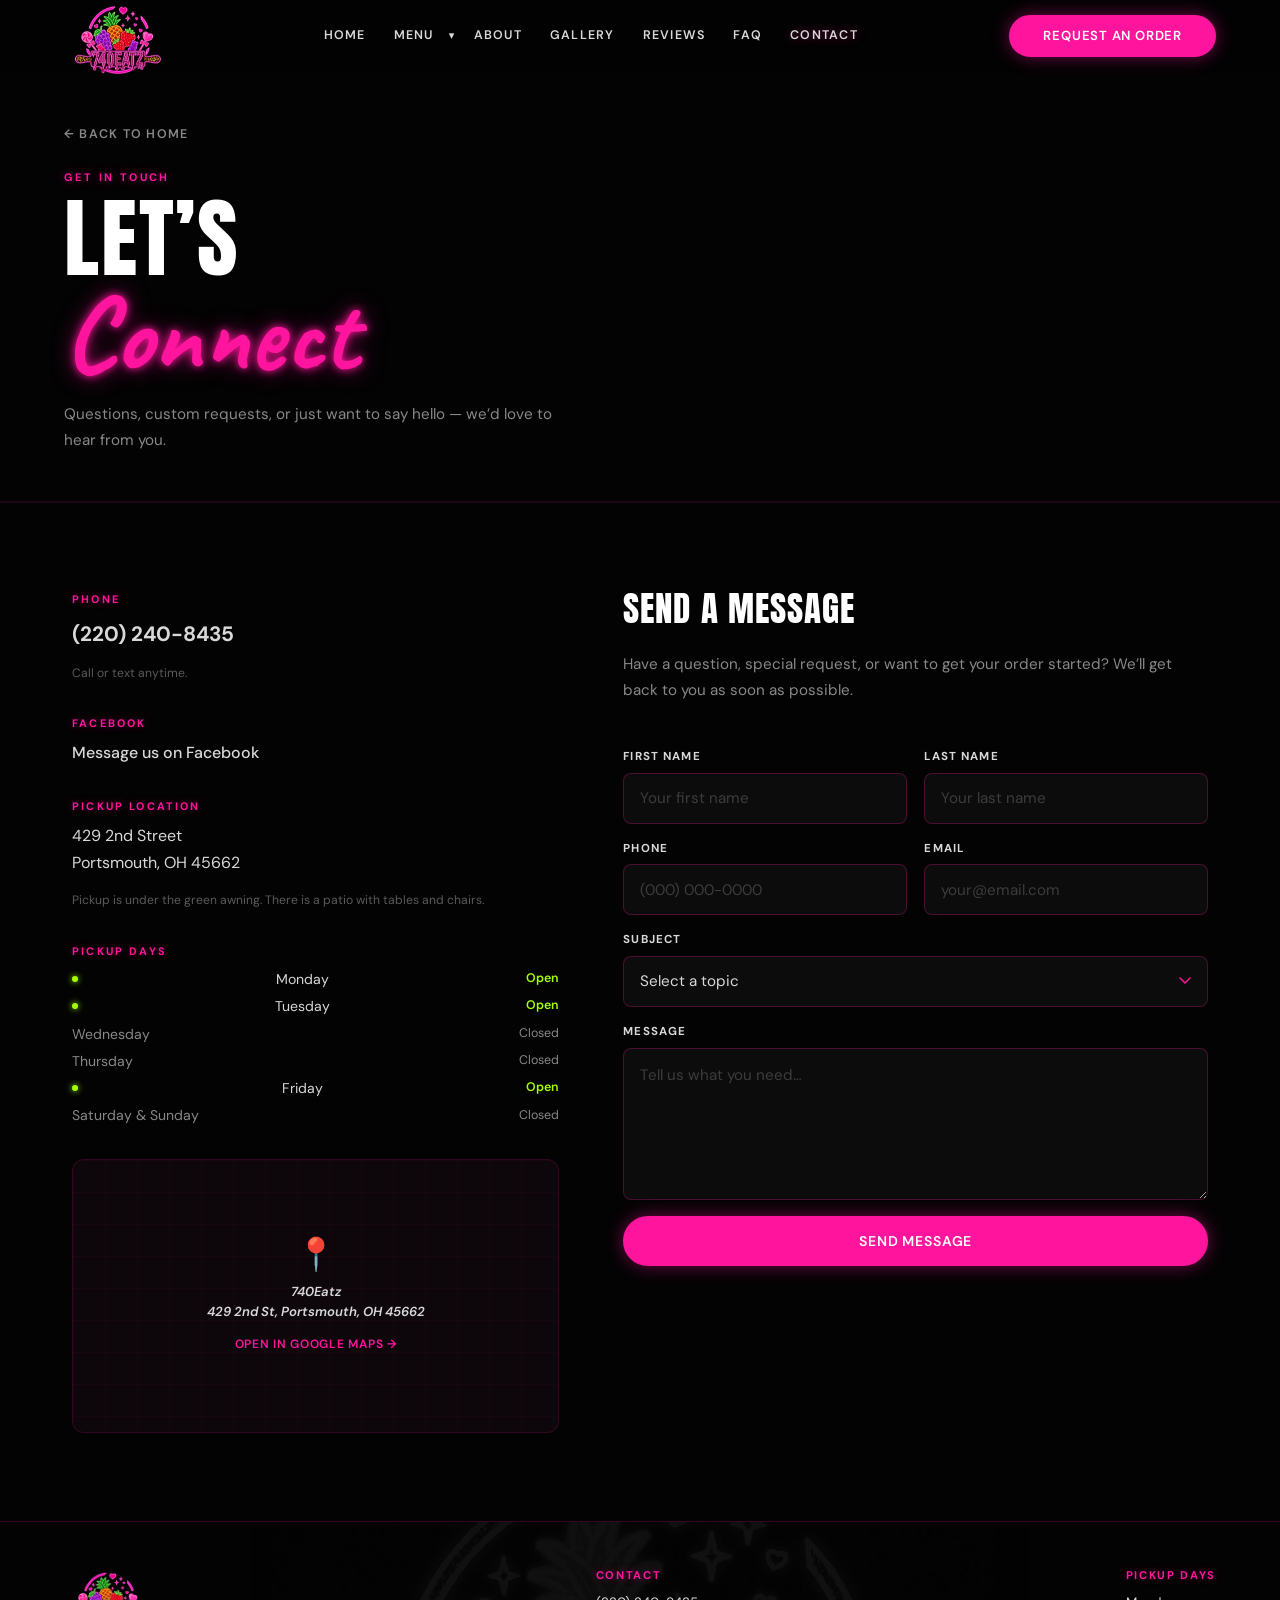
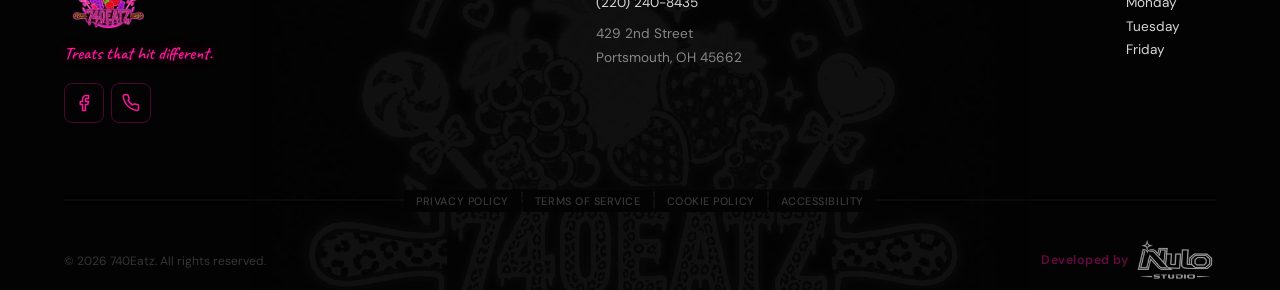
<file: contact.html>
<!DOCTYPE html>

<html lang="en">

    <head>

        <meta charset="UTF-8">

        <meta
            name="viewport"
            content="width=device-width, initial-scale=1.0"
        >

        <meta
            name="description"
            content="Contact 740Eatz in Portsmouth, OH. Call (220) 240-8435 or send a message. Custom desserts made fresh to order at 429 2nd St, Portsmouth, Ohio 45662."
        >

        <meta name="robots" content="index, follow">

        <meta name="theme-color" content="#ff149d">

        <meta name="author" content="740Eatz">

        <!-- ── Open Graph ── -->

        <meta property="og:type" content="website">

        <meta property="og:site_name" content="740Eatz">

        <meta property="og:url" content="https://740eatz.com/contact.html">

        <meta property="og:locale" content="en_US">

        <meta property="og:title" content="Contact | 740Eatz Portsmouth, OH">

        <meta property="og:description" content="Get in touch with 740Eatz. Call, message on Facebook, or send a contact form. Located at 429 2nd St, Portsmouth, Ohio.">

        <meta property="og:image" content="https://740eatz.com/graphics/images/mainChocoFruit.jpg">

        <!-- ── Twitter Card ── -->

        <meta name="twitter:card" content="summary_large_image">

        <meta name="twitter:title" content="Contact | 740Eatz Portsmouth, OH">

        <meta name="twitter:description" content="Get in touch with 740Eatz. Call, message on Facebook, or send a contact form. Located at 429 2nd St, Portsmouth, Ohio.">

        <meta name="twitter:image" content="https://740eatz.com/graphics/images/mainChocoFruit.jpg">

        <title>Contact | 740Eatz &mdash; Portsmouth, OH (220) 240-8435</title>

        <link rel="preconnect" href="https://fonts.googleapis.com">

        <link rel="preconnect" href="https://fonts.gstatic.com" crossorigin>

        <link
            href="https://fonts.googleapis.com/css2?family=Anton&family=DM+Sans:opsz,wght@9..40,300;9..40,400;9..40,500;9..40,600&family=Caveat:wght@600;700&display=swap"
            rel="stylesheet"
        >

        <link rel="stylesheet" href="css/styleIndex.css">

        <link rel="stylesheet" href="css/stylePages.css">

        <!-- ── Favicon ── -->

        <link rel="shortcut icon" href="graphics/favicons/favicon.ico">

        <link rel="icon" href="graphics/favicons/favicon.svg" type="image/svg+xml">

        <link rel="icon" type="image/png" sizes="96x96" href="graphics/favicons/favicon-96x96.png">

        <link rel="apple-touch-icon" sizes="180x180" href="graphics/favicons/apple-touch-icon.png">

        <link rel="manifest" href="graphics/favicons/site.webmanifest">

        <link rel="canonical" href="https://740eatz.com/contact.html">

        <!-- ── Page Schema ── -->

        <script type="application/ld+json">
        {
            "@context": "https://schema.org",
            "@type": "ContactPage",
            "url": "https://740eatz.com/contact.html",
            "name": "Contact | 740Eatz — Portsmouth, OH (220) 240-8435",
            "description": "Contact 740Eatz in Portsmouth, OH. Call (220) 240-8435 or send a message. Custom desserts made fresh to order at 429 2nd St, Portsmouth, Ohio 45662.",
            "inLanguage": "en-US",
            "isPartOf": {
                "@type": "WebSite",
                "name": "740Eatz",
                "url": "https://740eatz.com"
            },
            "publisher": {
                "@type": "Organization",
                "name": "740Eatz",
                "url": "https://740eatz.com"
            }
        }
        </script>

        <script type="application/ld+json">
        {
            "@context": "https://schema.org",
            "@type": "BreadcrumbList",
            "itemListElement": [
                {
                    "@type": "ListItem",
                    "position": 1,
                    "name": "Home",
                    "item": "https://740eatz.com/"
                },
                {
                    "@type": "ListItem",
                    "position": 2,
                    "name": "Contact",
                    "item": "https://740eatz.com/contact.html"
                }
            ]
        }
        </script>

    </head>

    <body>

        <a class="skipToMain" href="#mainContent">Skip to main content</a>


        <!-- ============================================================
             AVAILABILITY BANNER
        ============================================================ -->

        <div class="siteBanner" id="siteBanner" role="alert" aria-live="polite" aria-atomic="true" aria-hidden="true">

            <div class="siteBannerInner">

                <p class="siteBannerHeading">Orders Closed This Week</p>

                <p class="siteBannerBody">We&rsquo;re taking a short break and aren&rsquo;t accepting new orders right now. Thank you for your patience.</p>

            </div>

        </div>


        <!-- ============================================================
             HEADER
        ============================================================ -->

        <header class="siteHeader" id="siteHeader">

            <div class="headerInner">

                <a class="logoLink" href="index.html" aria-label="740Eatz Home">

                    <img class="headerLogo" src="graphics/logos/TP740Logo.png" alt="740Eatz" width="120" height="72" decoding="async">

                </a>

                <nav class="siteNav" id="siteNav" aria-label="Main navigation">

                    <ul class="navList">

                        <li class="navItem"><a class="navLink" href="index.html">Home</a></li>

                        <li class="navItem navItemHasDropdown" id="menuDropdownItem">

                            <div class="navItemInner">
                                <a class="navLink" href="menu.html">Menu</a>
                                <button class="navChevronBtn" id="menuDropdownBtn" type="button" aria-haspopup="true" aria-expanded="false" aria-label="Menu categories"><span class="navCaret" aria-hidden="true">&#9660;</span></button>
                            </div>

                            <ul class="navSubList" id="menuDropdownList" role="menu">
                                <li role="none"><a class="navSubLink" href="menu.html#candiedFruit" role="menuitem">Candied Fruit</a></li>
                                <li role="none"><a class="navSubLink" href="menu.html#chocoStrawberries" role="menuitem">Chocolate Covered Strawberries</a></li>
                                <li role="none"><a class="navSubLink" href="menu.html#cheesecakeStrawberries" role="menuitem">Cheesecake Stuffed Strawberries</a></li>
                                <li role="none"><a class="navSubLink navSubLinkAll" href="menu.html" role="menuitem">View Full Menu &rarr;</a></li>
                            </ul>

                        </li>

                        <li class="navItem"><a class="navLink" href="about.html">About</a></li>

                        <li class="navItem"><a class="navLink" href="gallery.html">Gallery</a></li>

                        <li class="navItem"><a class="navLink" href="reviews.html">Reviews</a></li>

                        <li class="navItem"><a class="navLink" href="faq.html">FAQ</a></li>

                        <li class="navItem"><a class="navLink navLinkActive" href="contact.html">Contact</a></li>

                    </ul>

                </nav>

                <a class="btnPrimary headerCta" href="orderPage.html">Request an Order</a>

                <button class="burgerBtn" id="burgerBtn" type="button" aria-label="Open navigation menu" aria-expanded="false" aria-controls="siteNav">
                    <span class="burgerLine"></span>
                    <span class="burgerLine"></span>
                    <span class="burgerLine"></span>
                </button>

            </div>

        </header>


        <!-- ============================================================
             PAGE INTRO
        ============================================================ -->

        <div class="pageIntro" id="mainContent">

            <div class="pageIntroInner">

                <a class="pageBack" href="index.html">&larr; Back to Home</a>

                <span class="pageIntroLabel">Get in Touch</span>

                <h1 class="pageIntroHeadline">

                    Let&rsquo;s

                    <span class="accentScript">Connect</span>

                </h1>

                <p class="pageIntroSub">

                    Questions, custom requests, or just want to say hello &mdash; we&rsquo;d love to hear from you.

                </p>

            </div>

        </div>


        <!-- ============================================================
             CONTACT SECTION
        ============================================================ -->

        <section class="contactSection" id="contact">

            <div class="sectionInner">

                <div class="contactGrid">

                    <!-- ── Left: Info ── -->

                    <div class="contactInfoColumn">

                        <div class="contactInfoBlock">

                            <span class="contactInfoLabel">Phone</span>

                            <a class="contactInfoLink contactPhoneLink" href="tel:+12202408435">

                                (220) 240-8435

                            </a>

                            <p class="footerTextSm contactInfoNote">

                                Call or text anytime.

                            </p>

                        </div>

                        <div class="contactInfoBlock">

                            <span class="contactInfoLabel">Facebook</span>

                            <a
                                class="contactInfoLink"
                                href="https://www.facebook.com/profile.php?id=61558663167143"
                                target="_blank"
                                rel="noopener noreferrer"
                            >

                                Message us on Facebook

                            </a>


                        </div>

                        <div class="contactInfoBlock">

                            <span class="contactInfoLabel">Pickup Location</span>

                            <address class="contactInfoValue contactInfoAddress">

                                429 2nd Street<br>

                                Portsmouth, OH 45662

                            </address>

                            <p class="footerTextSm contactMapNote">

                                Pickup is under the green awning. There is a patio with tables and chairs.

                            </p>

                        </div>

                        <div class="contactInfoBlock">

                            <span class="contactInfoLabel">Pickup Days</span>

                            <div class="contactHoursGrid">

                                <div class="contactHoursRow contactHoursActive">

                                    <span class="contactHoursDot" aria-hidden="true"></span>

                                    <span>Monday</span>

                                    <span class="contactHoursOpen">Open</span>

                                </div>

                                <div class="contactHoursRow contactHoursActive">

                                    <span class="contactHoursDot" aria-hidden="true"></span>

                                    <span>Tuesday</span>

                                    <span class="contactHoursOpen">Open</span>

                                </div>

                                <div class="contactHoursRow">

                                    <span>Wednesday</span>

                                    <span class="contactHoursClosed">Closed</span>

                                </div>

                                <div class="contactHoursRow">

                                    <span>Thursday</span>

                                    <span class="contactHoursClosed">Closed</span>

                                </div>

                                <div class="contactHoursRow contactHoursActive">

                                    <span class="contactHoursDot" aria-hidden="true"></span>

                                    <span>Friday</span>

                                    <span class="contactHoursOpen">Open</span>

                                </div>

                                <div class="contactHoursRow">

                                    <span>Saturday &amp; Sunday</span>

                                    <span class="contactHoursClosed">Closed</span>

                                </div>

                            </div>

                        </div>

                        <!-- ── Map Placeholder ── -->

                        <a
                            class="contactMapPlaceholder"
                            href="https://www.google.com/maps/search/429+2nd+St+Portsmouth+OH+45662"
                            target="_blank"
                            rel="noopener noreferrer"
                            aria-label="Open Google Maps for 740Eatz at 429 2nd St, Portsmouth, OH"
                        >

                            <div class="contactMapGrid" aria-hidden="true"></div>

                            <span class="contactMapPin" aria-hidden="true">&#128205;</span>

                            <address class="contactMapAddress">

                                740Eatz<br>

                                429 2nd St, Portsmouth, OH 45662

                            </address>

                            <span class="contactMapLink" aria-hidden="true">

                                Open in Google Maps &rarr;

                            </span>

                        </a>

                    </div>

                    <!-- ── Right: Form ── -->

                    <div class="contactFormColumn">

                        <h2 class="contactFormHeadline">Send a Message</h2>

                        <p class="sectionSub contactFormSub">

                            Have a question, special request, or want to get your order started? We&rsquo;ll get back to you as soon as possible.

                        </p>

                        <form
                            class="contactForm"
                            id="contactForm"
                            novalidate
                        >

                            <div class="formRow">

                                <div class="formGroup">

                                    <label class="formLabel" for="contactFirstName">First Name</label>

                                    <input
                                        class="formInput"
                                        type="text"
                                        id="contactFirstName"
                                        name="firstName"
                                        placeholder="Your first name"
                                        autocomplete="given-name"
                                        required
                                    >

                                </div>

                                <div class="formGroup">

                                    <label class="formLabel" for="contactLastName">Last Name</label>

                                    <input
                                        class="formInput"
                                        type="text"
                                        id="contactLastName"
                                        name="lastName"
                                        placeholder="Your last name"
                                        autocomplete="family-name"
                                        required
                                    >

                                </div>

                            </div>

                            <div class="formRow">

                                <div class="formGroup">

                                    <label class="formLabel" for="contactPhone">Phone</label>

                                    <input
                                        class="formInput"
                                        type="tel"
                                        id="contactPhone"
                                        name="phone"
                                        placeholder="(000) 000-0000"
                                        autocomplete="tel"
                                        inputmode="tel"
                                    >

                                </div>

                                <div class="formGroup">

                                    <label class="formLabel" for="contactEmail">Email</label>

                                    <input
                                        class="formInput"
                                        type="email"
                                        id="contactEmail"
                                        name="email"
                                        placeholder="your@email.com"
                                        autocomplete="email"
                                        inputmode="email"
                                    >

                                </div>

                            </div>

                            <div class="formGroup">

                                <label class="formLabel" for="contactSubject">Subject</label>

                                <select class="formSelect" id="contactSubject" name="subject">

                                    <option value="" disabled selected>Select a topic</option>

                                    <option value="orderQuestion">Question About an Order</option>

                                    <option value="customOrder">Custom / Specialty Order</option>

                                    <option value="pricing">Pricing Question</option>

                                    <option value="availability">Availability / Timing</option>

                                    <option value="general">General Inquiry</option>

                                </select>

                            </div>

                            <div class="formGroup">

                                <label class="formLabel" for="contactMessage">Message</label>

                                <textarea
                                    class="formTextarea"
                                    id="contactMessage"
                                    name="message"
                                    placeholder="Tell us what you need&#8230;"
                                    rows="5"
                                    required
                                ></textarea>

                            </div>

                            <div
                                class="formFeedback"
                                id="contactFeedback"
                                role="status"
                                aria-live="polite"
                            ></div>

                            <button
                                class="btnPrimary btnLarge"
                                type="submit"
                                id="contactSubmitBtn"
                            >

                                Send Message

                            </button>

                        </form>

                    </div>

                </div>

            </div>

        </section>


        <!-- ============================================================
             FOOTER
        ============================================================ -->

        <footer class="siteFooter" id="footer">

            <div class="footerWatermark" aria-hidden="true">

                <img class="footerWatermarkImg" src="graphics/logos/digitalLogo.jpg" alt="" loading="lazy" decoding="async">

            </div>

            <div class="footerInner">

                <div class="footerTop">

                    <div class="footerBrand">

                        <img class="footerLogo" src="graphics/logos/TP740Logo.png" alt="740Eatz" width="120" height="59" decoding="async">

                        <p class="footerTagline">Treats that hit different.</p>

                        <div class="footerSocial" role="list">

                            <a class="footerSocialLink" role="listitem" href="https://www.facebook.com/profile.php?id=61558663167143" target="_blank" rel="noopener noreferrer" aria-label="Facebook">
                                <svg width="18" height="18" viewBox="0 0 24 24" fill="none" stroke="currentColor" stroke-width="2" stroke-linecap="round" stroke-linejoin="round" aria-hidden="true" focusable="false"><path d="M18 2h-3a5 5 0 0 0-5 5v3H7v4h3v8h4v-8h3l1-4h-4V7a1 1 0 0 1 1-1h3z"/></svg>
                            </a>

                            <a class="footerSocialLink" role="listitem" href="tel:+12202408435" aria-label="Phone">
                                <svg width="18" height="18" viewBox="0 0 24 24" fill="none" stroke="currentColor" stroke-width="2" stroke-linecap="round" stroke-linejoin="round" aria-hidden="true" focusable="false"><path d="M22 16.92v3a2 2 0 0 1-2.18 2 19.79 19.79 0 0 1-8.63-3.07A19.5 19.5 0 0 1 4.69 12a19.79 19.79 0 0 1-3.07-8.67A2 2 0 0 1 3.6 1h3a2 2 0 0 1 2 1.72 12.84 12.84 0 0 0 .7 2.81 2 2 0 0 1-.45 2.11L8.09 8.58a16 16 0 0 0 6.06 6.06l.85-.85a2 2 0 0 1 2.11-.45 12.84 12.84 0 0 0 2.81.7A2 2 0 0 1 22 16.92z"/></svg>
                            </a>

                        </div>

                    </div>

                    <div class="footerInfo">

                        <h4 class="footerHeading">Contact</h4>

                        <p class="footerText"><a class="footerLink" href="tel:+12202408435">(220) 240-8435</a></p>

                        <address class="footerAddress">

                            429 2nd Street<br>Portsmouth, OH 45662

                        </address>

                    </div>

                    <div class="footerInfo">

                        <h4 class="footerHeading">Pickup Days</h4>

                        <ul class="footerPickupDays" id="footerPickupDays">
                            <li>Monday</li>
                            <li>Tuesday</li>
                            <li>Friday</li>
                        </ul>

                    </div>

                </div>

                <!-- ── Legal Navigation ── -->

                <nav class="footerLegal" aria-label="Legal">

                    <ul class="footerLegalNav">

                        <li><a class="footerLegalLink" href="privacyPolicy.html">Privacy Policy</a></li>

                        <li><a class="footerLegalLink" href="termsOfService.html">Terms of Service</a></li>

                        <li><a class="footerLegalLink" href="cookiePolicy.html">Cookie Policy</a></li>

                        <li><a class="footerLegalLink" href="accessibilityStatement.html">Accessibility</a></li>

                    </ul>

                </nav>

                <div class="footerBottom">

                    <p class="footerCopyright">&copy; <span id="copyrightYear"></span> <span class="businessName">740Eatz</span>. All rights reserved.</p>

                    <a class="footerDevCredit" href="https://nulostudio.com" target="_blank" rel="noopener noreferrer">

                        <span class="footerDevText">Developed by</span>

                        <img class="footerDevLogo" src="graphics/logos/TPNulo_StudioLogo.png" alt="Nulo Studio" width="120" height="55" loading="lazy" decoding="async">

                    </a>

                </div>

            </div>

        </footer>

        <script src="js/siteJS.js"></script>

    </body>

</html>
</file>
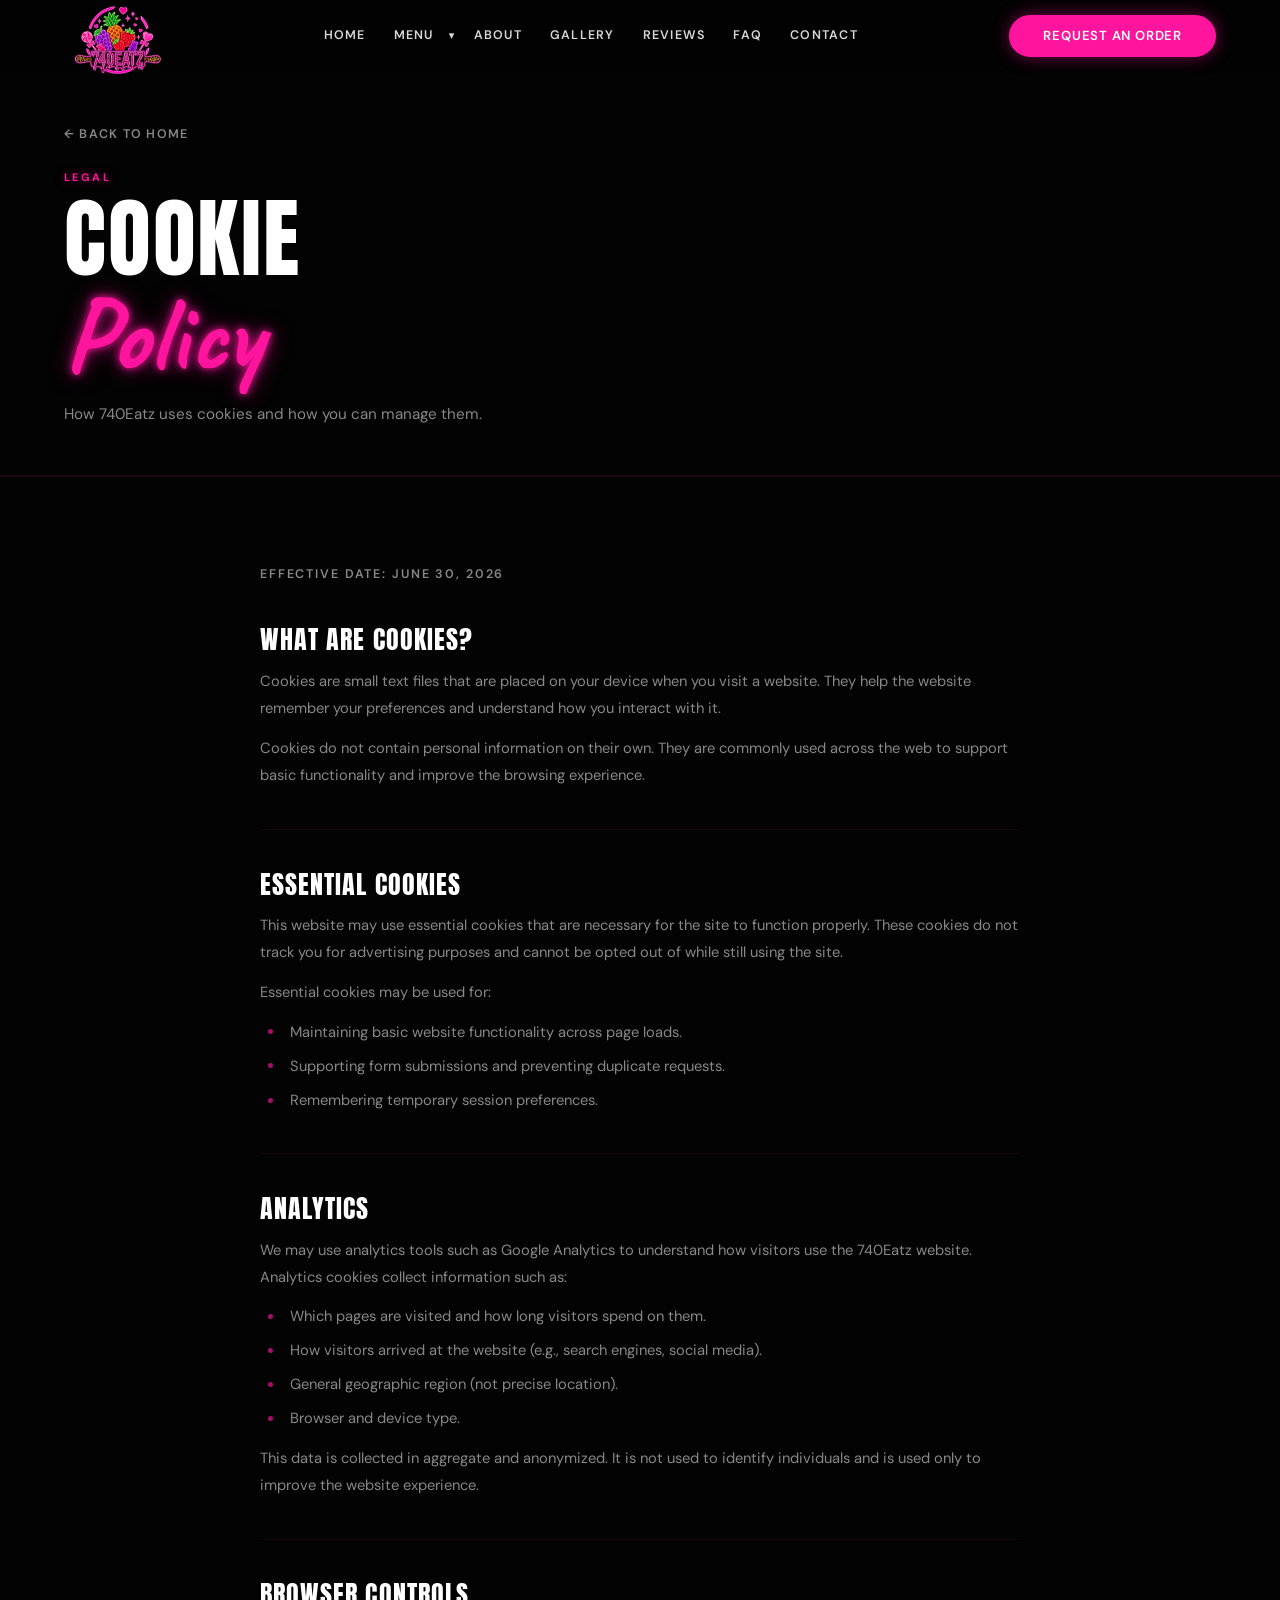
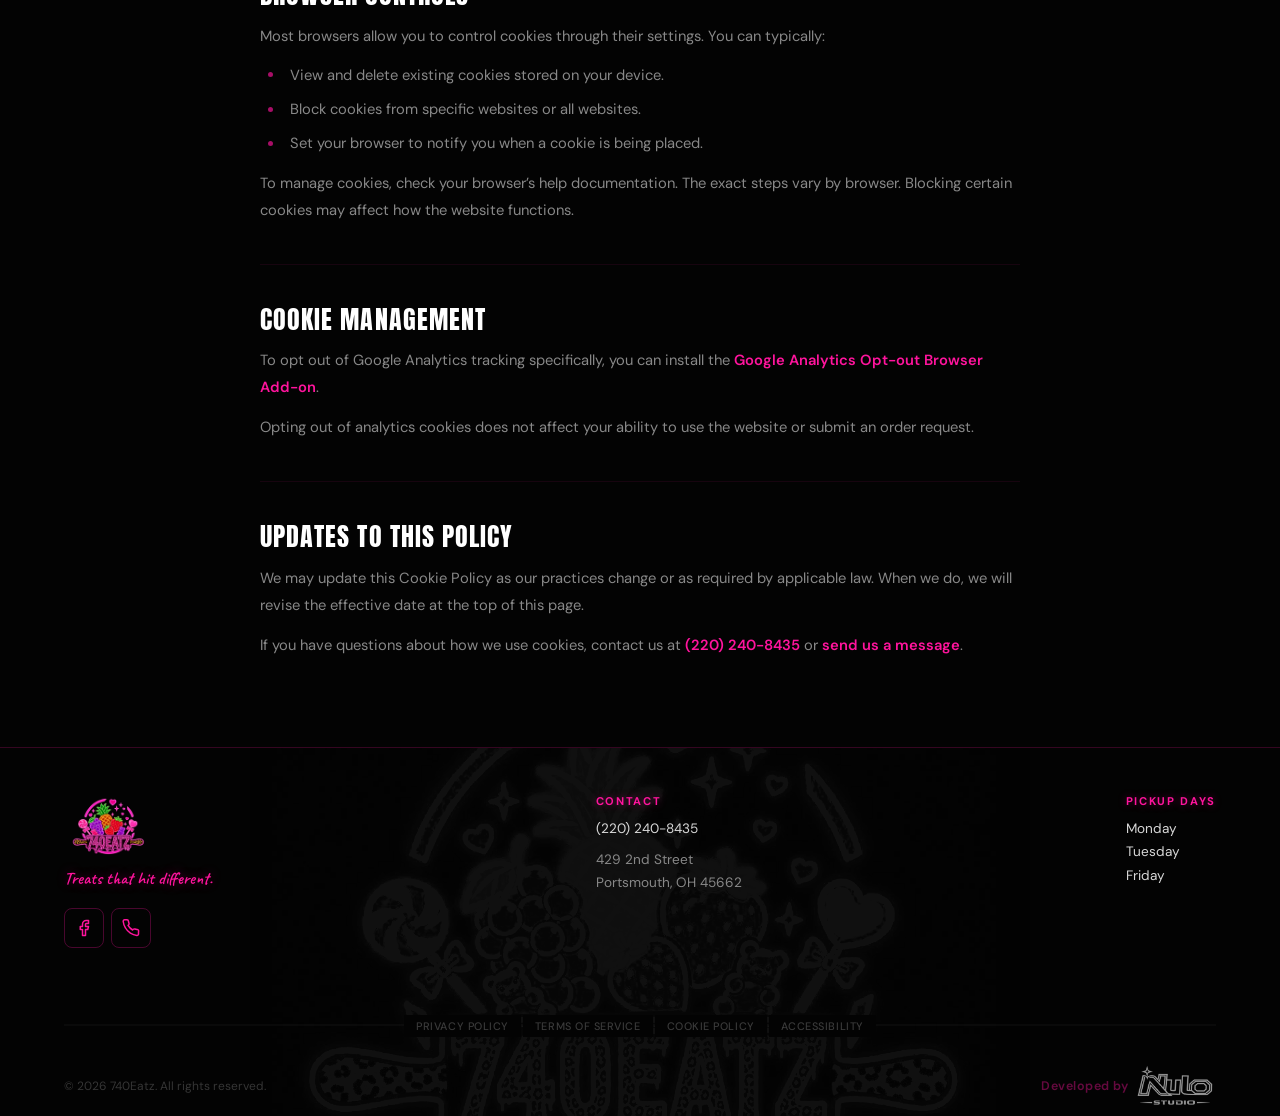
<file: cookiePolicy.html>
<!DOCTYPE html>

<html lang="en">

    <head>

        <meta charset="UTF-8">

        <meta
            name="viewport"
            content="width=device-width, initial-scale=1.0"
        >

        <meta
            name="description"
            content="Cookie Policy for 740Eatz in Portsmouth, OH. Learn about how we use cookies and how to manage them."
        >

        <meta name="robots" content="index, follow">

        <meta name="theme-color" content="#ff149d">

        <meta name="author" content="740Eatz">

        <title>Cookie Policy | 740Eatz Portsmouth, OH</title>

        <link rel="preconnect" href="https://fonts.googleapis.com">

        <link rel="preconnect" href="https://fonts.gstatic.com" crossorigin>

        <link
            href="https://fonts.googleapis.com/css2?family=Anton&family=DM+Sans:opsz,wght@9..40,300;9..40,400;9..40,500;9..40,600&family=Caveat:wght@600;700&display=swap"
            rel="stylesheet"
        >

        <link rel="stylesheet" href="css/styleIndex.css">

        <link rel="stylesheet" href="css/stylePages.css">

        <!-- ── Favicon ── -->

        <link rel="shortcut icon" href="graphics/favicons/favicon.ico">

        <link rel="icon" href="graphics/favicons/favicon.svg" type="image/svg+xml">

        <link rel="icon" type="image/png" sizes="96x96" href="graphics/favicons/favicon-96x96.png">

        <link rel="apple-touch-icon" sizes="180x180" href="graphics/favicons/apple-touch-icon.png">

        <link rel="manifest" href="graphics/favicons/site.webmanifest">

        <link rel="canonical" href="https://740eatz.com/cookiePolicy.html">

        <!-- ── Page Schema ── -->

        <script type="application/ld+json">
        {
            "@context": "https://schema.org",
            "@type": "WebPage",
            "url": "https://740eatz.com/cookiePolicy.html",
            "name": "Cookie Policy | 740Eatz Portsmouth, OH",
            "description": "Cookie Policy for 740Eatz in Portsmouth, OH. Learn about how we use cookies and how to manage them.",
            "inLanguage": "en-US",
            "isPartOf": {
                "@type": "WebSite",
                "name": "740Eatz",
                "url": "https://740eatz.com"
            },
            "publisher": {
                "@type": "Organization",
                "name": "740Eatz",
                "url": "https://740eatz.com"
            }
        }
        </script>

        <script type="application/ld+json">
        {
            "@context": "https://schema.org",
            "@type": "BreadcrumbList",
            "itemListElement": [
                {
                    "@type": "ListItem",
                    "position": 1,
                    "name": "Home",
                    "item": "https://740eatz.com/"
                },
                {
                    "@type": "ListItem",
                    "position": 2,
                    "name": "Cookie Policy",
                    "item": "https://740eatz.com/cookiePolicy.html"
                }
            ]
        }
        </script>

    </head>

    <body>

        <a class="skipToMain" href="#mainContent">Skip to main content</a>


        <!-- ============================================================
             AVAILABILITY BANNER
        ============================================================ -->

        <div class="siteBanner" id="siteBanner" role="alert" aria-live="polite" aria-atomic="true" aria-hidden="true">

            <div class="siteBannerInner">

                <p class="siteBannerHeading">Orders Closed This Week</p>

                <p class="siteBannerBody">We&rsquo;re taking a short break and aren&rsquo;t accepting new orders right now. Thank you for your patience.</p>

            </div>

        </div>


        <!-- ============================================================
             HEADER
        ============================================================ -->

        <header class="siteHeader" id="siteHeader">

            <div class="headerInner">

                <a class="logoLink" href="index.html" aria-label="740Eatz Home">

                    <img class="headerLogo" src="graphics/logos/TP740Logo.png" alt="740Eatz" width="120" height="72" decoding="async">

                </a>

                <nav class="siteNav" id="siteNav" aria-label="Main navigation">

                    <ul class="navList">

                        <li class="navItem"><a class="navLink" href="index.html">Home</a></li>

                        <li class="navItem navItemHasDropdown" id="menuDropdownItem">

                            <div class="navItemInner">
                                <a class="navLink" href="menu.html">Menu</a>
                                <button class="navChevronBtn" id="menuDropdownBtn" type="button" aria-haspopup="true" aria-expanded="false" aria-label="Menu categories"><span class="navCaret" aria-hidden="true">&#9660;</span></button>
                            </div>

                            <ul class="navSubList" id="menuDropdownList" role="menu">
                                <li role="none"><a class="navSubLink" href="menu.html#candiedFruit" role="menuitem">Candied Fruit</a></li>
                                <li role="none"><a class="navSubLink" href="menu.html#chocoStrawberries" role="menuitem">Chocolate Covered Strawberries</a></li>
                                <li role="none"><a class="navSubLink" href="menu.html#cheesecakeStrawberries" role="menuitem">Cheesecake Stuffed Strawberries</a></li>
                                <li role="none"><a class="navSubLink navSubLinkAll" href="menu.html" role="menuitem">View Full Menu &rarr;</a></li>
                            </ul>

                        </li>

                        <li class="navItem"><a class="navLink" href="about.html">About</a></li>

                        <li class="navItem"><a class="navLink" href="gallery.html">Gallery</a></li>

                        <li class="navItem"><a class="navLink" href="reviews.html">Reviews</a></li>

                        <li class="navItem"><a class="navLink" href="faq.html">FAQ</a></li>

                        <li class="navItem"><a class="navLink" href="contact.html">Contact</a></li>

                    </ul>

                </nav>

                <a class="btnPrimary headerCta" href="orderPage.html">Request an Order</a>

                <button class="burgerBtn" id="burgerBtn" type="button" aria-label="Open navigation menu" aria-expanded="false" aria-controls="siteNav">
                    <span class="burgerLine"></span>
                    <span class="burgerLine"></span>
                    <span class="burgerLine"></span>
                </button>

            </div>

        </header>


        <!-- ============================================================
             PAGE INTRO
        ============================================================ -->

        <div class="pageIntro" id="mainContent">

            <div class="pageIntroInner">

                <a class="pageBack" href="index.html">&larr; Back to Home</a>

                <span class="pageIntroLabel">Legal</span>

                <h1 class="pageIntroHeadline">

                    Cookie

                    <span class="accentScript">Policy</span>

                </h1>

                <p class="pageIntroSub">

                    How 740Eatz uses cookies and how you can manage them.

                </p>

            </div>

        </div>


        <!-- ============================================================
             LEGAL CONTENT
        ============================================================ -->

        <section class="legalSection">

            <div class="sectionInner">

                <div class="legalContent">

                    <p class="legalDate">Effective Date: June 30, 2026</p>

                    <div class="legalBlock">

                        <h2 class="legalHeading">What Are Cookies?</h2>

                        <p class="legalText">

                            Cookies are small text files that are placed on your device when you visit a website. They help the website remember your preferences and understand how you interact with it.

                        </p>

                        <p class="legalText">

                            Cookies do not contain personal information on their own. They are commonly used across the web to support basic functionality and improve the browsing experience.

                        </p>

                    </div>

                    <div class="legalBlock">

                        <h2 class="legalHeading">Essential Cookies</h2>

                        <p class="legalText">

                            This website may use essential cookies that are necessary for the site to function properly. These cookies do not track you for advertising purposes and cannot be opted out of while still using the site.

                        </p>

                        <p class="legalText">

                            Essential cookies may be used for:

                        </p>

                        <ul class="legalList">

                            <li>Maintaining basic website functionality across page loads.</li>

                            <li>Supporting form submissions and preventing duplicate requests.</li>

                            <li>Remembering temporary session preferences.</li>

                        </ul>

                    </div>

                    <div class="legalBlock">

                        <h2 class="legalHeading">Analytics</h2>

                        <p class="legalText">

                            We may use analytics tools such as Google Analytics to understand how visitors use the 740Eatz website. Analytics cookies collect information such as:

                        </p>

                        <ul class="legalList">

                            <li>Which pages are visited and how long visitors spend on them.</li>

                            <li>How visitors arrived at the website (e.g., search engines, social media).</li>

                            <li>General geographic region (not precise location).</li>

                            <li>Browser and device type.</li>

                        </ul>

                        <p class="legalText">

                            This data is collected in aggregate and anonymized. It is not used to identify individuals and is used only to improve the website experience.

                        </p>

                    </div>

                    <div class="legalBlock">

                        <h2 class="legalHeading">Browser Controls</h2>

                        <p class="legalText">

                            Most browsers allow you to control cookies through their settings. You can typically:

                        </p>

                        <ul class="legalList">

                            <li>View and delete existing cookies stored on your device.</li>

                            <li>Block cookies from specific websites or all websites.</li>

                            <li>Set your browser to notify you when a cookie is being placed.</li>

                        </ul>

                        <p class="legalText">

                            To manage cookies, check your browser&rsquo;s help documentation. The exact steps vary by browser. Blocking certain cookies may affect how the website functions.

                        </p>

                    </div>

                    <div class="legalBlock">

                        <h2 class="legalHeading">Cookie Management</h2>

                        <p class="legalText">

                            To opt out of Google Analytics tracking specifically, you can install the <a href="https://tools.google.com/dlpage/gaoptout" target="_blank" rel="noopener noreferrer">Google Analytics Opt-out Browser Add-on</a>.

                        </p>

                        <p class="legalText">

                            Opting out of analytics cookies does not affect your ability to use the website or submit an order request.

                        </p>

                    </div>

                    <div class="legalBlock">

                        <h2 class="legalHeading">Updates to This Policy</h2>

                        <p class="legalText">

                            We may update this Cookie Policy as our practices change or as required by applicable law. When we do, we will revise the effective date at the top of this page.

                        </p>

                        <p class="legalText">

                            If you have questions about how we use cookies, contact us at <a href="tel:+12202408435">(220) 240-8435</a> or <a href="contact.html">send us a message</a>.

                        </p>

                    </div>

                </div>

            </div>

        </section>


        <!-- ============================================================
             FOOTER
        ============================================================ -->

        <footer class="siteFooter" id="footer">

            <div class="footerWatermark" aria-hidden="true">

                <img class="footerWatermarkImg" src="graphics/logos/digitalLogo.jpg" alt="" loading="lazy" decoding="async">

            </div>

            <div class="footerInner">

                <div class="footerTop">

                    <div class="footerBrand">

                        <img class="footerLogo" src="graphics/logos/TP740Logo.png" alt="740Eatz" width="120" height="59" decoding="async">

                        <p class="footerTagline">Treats that hit different.</p>

                        <div class="footerSocial" role="list">

                            <a class="footerSocialLink" role="listitem" href="https://www.facebook.com/profile.php?id=61558663167143" target="_blank" rel="noopener noreferrer" aria-label="Facebook">
                                <svg width="18" height="18" viewBox="0 0 24 24" fill="none" stroke="currentColor" stroke-width="2" stroke-linecap="round" stroke-linejoin="round" aria-hidden="true" focusable="false"><path d="M18 2h-3a5 5 0 0 0-5 5v3H7v4h3v8h4v-8h3l1-4h-4V7a1 1 0 0 1 1-1h3z"/></svg>
                            </a>

                            <a class="footerSocialLink" role="listitem" href="tel:+12202408435" aria-label="Phone">
                                <svg width="18" height="18" viewBox="0 0 24 24" fill="none" stroke="currentColor" stroke-width="2" stroke-linecap="round" stroke-linejoin="round" aria-hidden="true" focusable="false"><path d="M22 16.92v3a2 2 0 0 1-2.18 2 19.79 19.79 0 0 1-8.63-3.07A19.5 19.5 0 0 1 4.69 12a19.79 19.79 0 0 1-3.07-8.67A2 2 0 0 1 3.6 1h3a2 2 0 0 1 2 1.72 12.84 12.84 0 0 0 .7 2.81 2 2 0 0 1-.45 2.11L8.09 8.58a16 16 0 0 0 6.06 6.06l.85-.85a2 2 0 0 1 2.11-.45 12.84 12.84 0 0 0 2.81.7A2 2 0 0 1 22 16.92z"/></svg>
                            </a>

                        </div>

                    </div>

                    <div class="footerInfo">

                        <h4 class="footerHeading">Contact</h4>

                        <p class="footerText"><a class="footerLink" href="tel:+12202408435">(220) 240-8435</a></p>

                        <address class="footerAddress">

                            429 2nd Street<br>Portsmouth, OH 45662

                        </address>

                    </div>

                    <div class="footerInfo">

                        <h4 class="footerHeading">Pickup Days</h4>

                        <ul class="footerPickupDays" id="footerPickupDays">
                            <li>Monday</li>
                            <li>Tuesday</li>
                            <li>Friday</li>
                        </ul>

                    </div>

                </div>

                <!-- ── Legal Navigation ── -->

                <nav class="footerLegal" aria-label="Legal">

                    <ul class="footerLegalNav">

                        <li><a class="footerLegalLink" href="privacyPolicy.html">Privacy Policy</a></li>

                        <li><a class="footerLegalLink" href="termsOfService.html">Terms of Service</a></li>

                        <li><a class="footerLegalLink" href="cookiePolicy.html">Cookie Policy</a></li>

                        <li><a class="footerLegalLink" href="accessibilityStatement.html">Accessibility</a></li>

                    </ul>

                </nav>

                <div class="footerBottom">

                    <p class="footerCopyright">&copy; <span id="copyrightYear"></span> <span class="businessName">740Eatz</span>. All rights reserved.</p>

                    <a class="footerDevCredit" href="https://nulostudio.com" target="_blank" rel="noopener noreferrer">

                        <span class="footerDevText">Developed by</span>

                        <img class="footerDevLogo" src="graphics/logos/TPNulo_StudioLogo.png" alt="Nulo Studio" width="120" height="55" loading="lazy" decoding="async">

                    </a>

                </div>

            </div>

        </footer>

        <script src="js/siteJS.js"></script>

    </body>

</html>
</file>
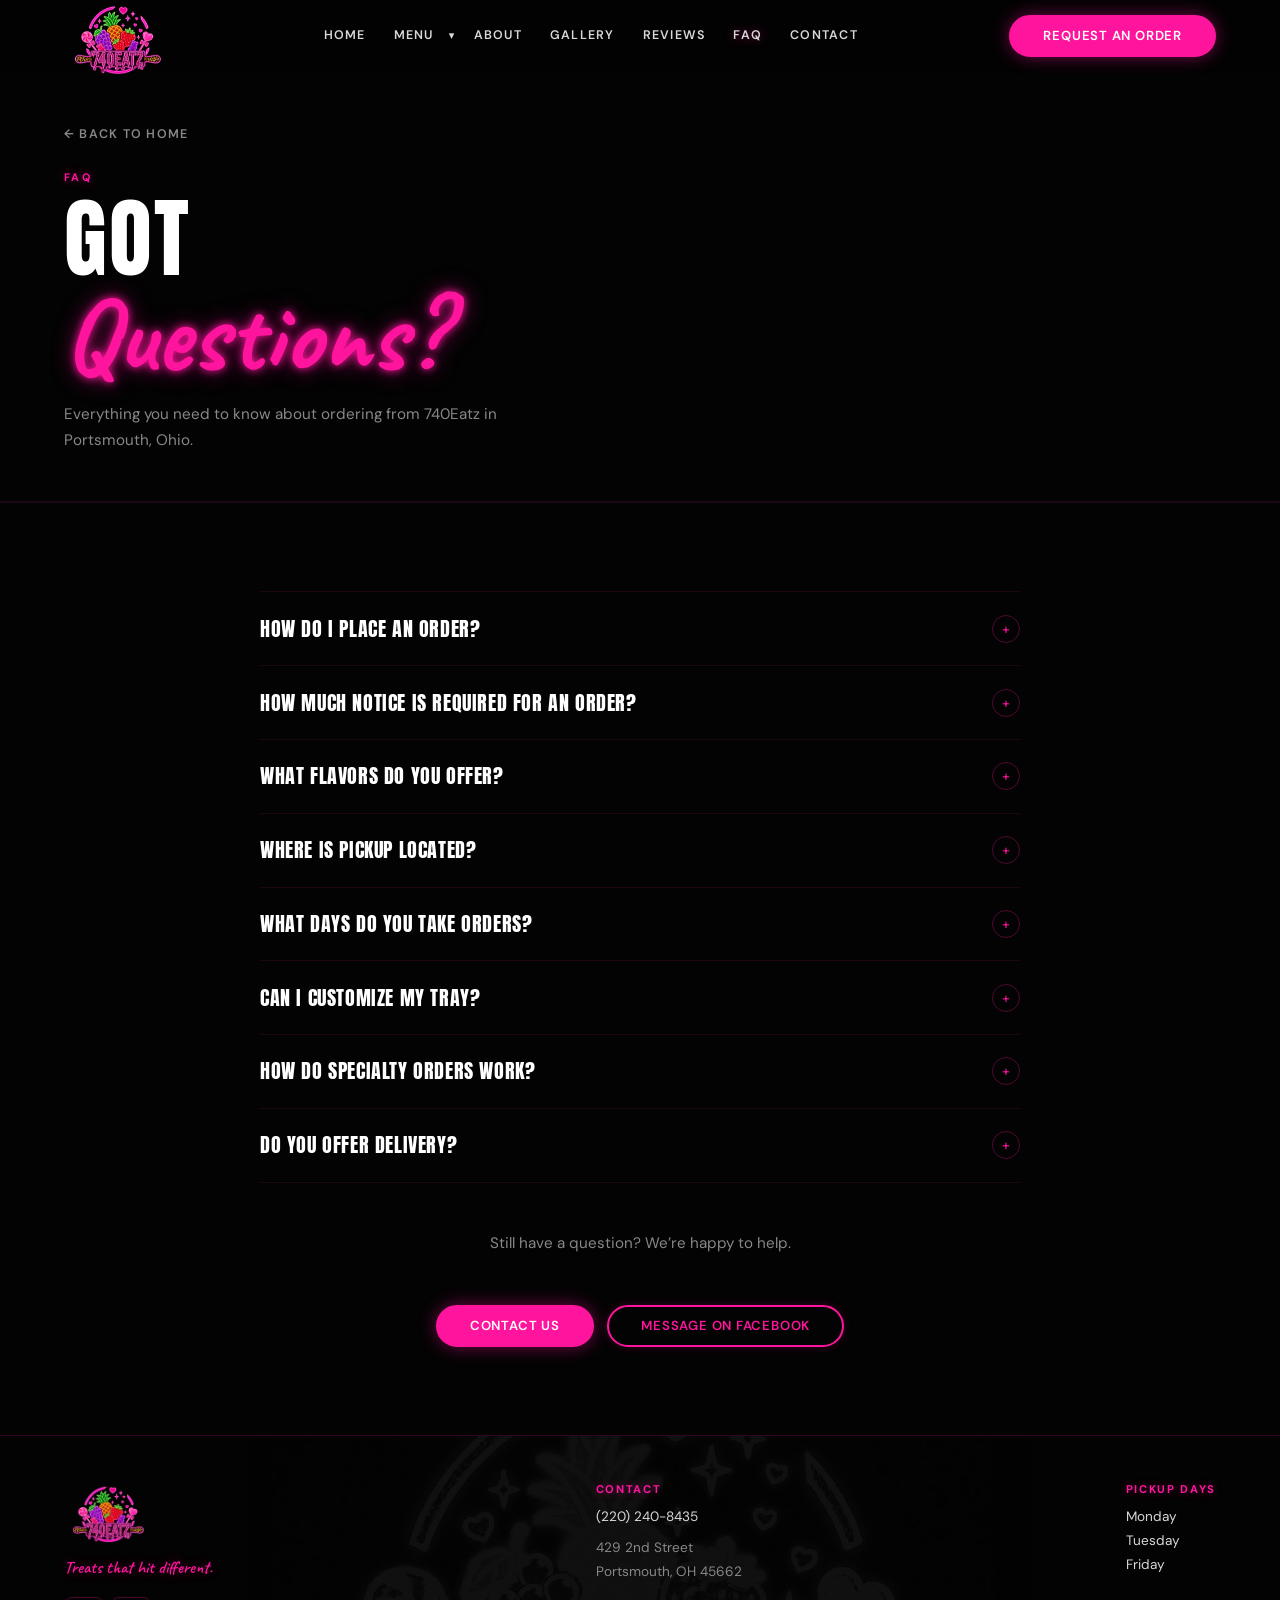
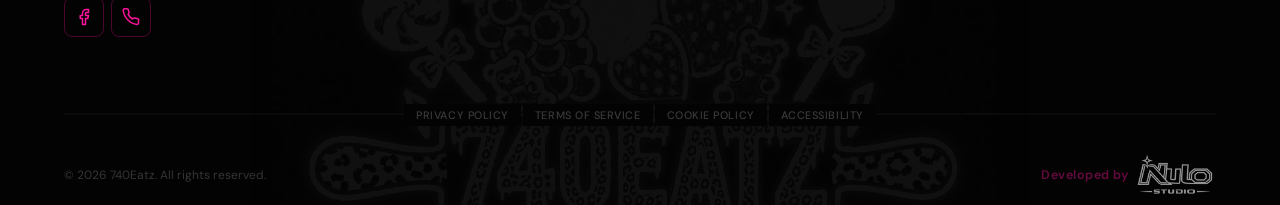
<file: faq.html>
<!DOCTYPE html>

<html lang="en">

    <head>

        <meta charset="UTF-8">

        <meta
            name="viewport"
            content="width=device-width, initial-scale=1.0"
        >

        <meta
            name="description"
            content="740Eatz FAQ — How to order, pickup days, flavors, customization, and more. Everything you need to know about ordering fresh desserts in Portsmouth, OH."
        >

        <meta name="robots" content="index, follow">

        <meta name="theme-color" content="#ff149d">

        <meta name="author" content="740Eatz">

        <!-- ── Open Graph ── -->

        <meta property="og:type" content="website">

        <meta property="og:site_name" content="740Eatz">

        <meta property="og:url" content="https://740eatz.com/faq.html">

        <meta property="og:locale" content="en_US">

        <meta property="og:title" content="FAQ | 740Eatz Portsmouth, OH">

        <meta property="og:description" content="Answers to common questions about ordering from 740Eatz in Portsmouth, Ohio. How it works, pickup days, flavors, and more.">

        <meta property="og:image" content="https://740eatz.com/graphics/images/mainChocoFruit.jpg">

        <!-- ── Twitter Card ── -->

        <meta name="twitter:card" content="summary_large_image">

        <meta name="twitter:title" content="FAQ | 740Eatz Portsmouth, OH">

        <meta name="twitter:description" content="Answers to common questions about ordering from 740Eatz in Portsmouth, Ohio. How it works, pickup days, flavors, and more.">

        <meta name="twitter:image" content="https://740eatz.com/graphics/images/mainChocoFruit.jpg">

        <title>FAQ | 740Eatz &mdash; Ordering Questions Portsmouth, OH</title>

        <link rel="preconnect" href="https://fonts.googleapis.com">

        <link rel="preconnect" href="https://fonts.gstatic.com" crossorigin>

        <link
            href="https://fonts.googleapis.com/css2?family=Anton&family=DM+Sans:opsz,wght@9..40,300;9..40,400;9..40,500;9..40,600&family=Caveat:wght@600;700&display=swap"
            rel="stylesheet"
        >

        <link rel="stylesheet" href="css/styleIndex.css">

        <link rel="stylesheet" href="css/stylePages.css">

        <!-- ── Favicon ── -->

        <link rel="shortcut icon" href="graphics/favicons/favicon.ico">

        <link rel="icon" href="graphics/favicons/favicon.svg" type="image/svg+xml">

        <link rel="icon" type="image/png" sizes="96x96" href="graphics/favicons/favicon-96x96.png">

        <link rel="apple-touch-icon" sizes="180x180" href="graphics/favicons/apple-touch-icon.png">

        <link rel="manifest" href="graphics/favicons/site.webmanifest">

        <link rel="canonical" href="https://740eatz.com/faq.html">

        <script type="application/ld+json">
        {
            "@context": "https://schema.org",
            "@type": "FAQPage",
            "mainEntity": [
                {
                    "@type": "Question",
                    "name": "How do I place an order?",
                    "acceptedAnswer": {
                        "@type": "Answer",
                        "text": "Browse our menu, then click 'Request an Order' to fill out our order request form. We'll reach out to confirm your order details, flavor, and pickup date before anything is made."
                    }
                },
                {
                    "@type": "Question",
                    "name": "How much notice is required for an order?",
                    "acceptedAnswer": {
                        "@type": "Answer",
                        "text": "We recommend placing your order at least 48 hours in advance. For large or specialty orders, 3-5 days notice is preferred to ensure we have everything ready."
                    }
                },
                {
                    "@type": "Question",
                    "name": "What flavors do you offer?",
                    "acceptedAnswer": {
                        "@type": "Answer",
                        "text": "Our candied fruit comes in Bluerazz, Watermelon, Green Apple, Cotton Candy, and Tutti Frutti. Chocolate covered strawberries are available in milk, white, or dark chocolate."
                    }
                },
                {
                    "@type": "Question",
                    "name": "Where is pickup located?",
                    "acceptedAnswer": {
                        "@type": "Answer",
                        "text": "Pickup is at 429 2nd St, Portsmouth, OH 45662. Exact pickup details are confirmed when your order is finalized."
                    }
                },
                {
                    "@type": "Question",
                    "name": "What days do you take orders?",
                    "acceptedAnswer": {
                        "@type": "Answer",
                        "text": "Pickup is available Monday, Tuesday, and Friday. You may submit an order request at any time. Orders are prepared for your scheduled pickup day."
                    }
                }
            ]
        }
        </script>

        <!-- ── Page Schema ── -->

        <script type="application/ld+json">
        {
            "@context": "https://schema.org",
            "@type": "WebPage",
            "url": "https://740eatz.com/faq.html",
            "name": "FAQ | 740Eatz — Ordering Questions Portsmouth, OH",
            "description": "740Eatz FAQ — How to order, pickup days, flavors, customization, and more. Everything you need to know about ordering fresh desserts in Portsmouth, OH.",
            "inLanguage": "en-US",
            "isPartOf": {
                "@type": "WebSite",
                "name": "740Eatz",
                "url": "https://740eatz.com"
            },
            "publisher": {
                "@type": "Organization",
                "name": "740Eatz",
                "url": "https://740eatz.com"
            }
        }
        </script>

        <script type="application/ld+json">
        {
            "@context": "https://schema.org",
            "@type": "BreadcrumbList",
            "itemListElement": [
                {
                    "@type": "ListItem",
                    "position": 1,
                    "name": "Home",
                    "item": "https://740eatz.com/"
                },
                {
                    "@type": "ListItem",
                    "position": 2,
                    "name": "FAQ",
                    "item": "https://740eatz.com/faq.html"
                }
            ]
        }
        </script>

    </head>

    <body>

        <a class="skipToMain" href="#mainContent">Skip to main content</a>


        <!-- ============================================================
             AVAILABILITY BANNER
        ============================================================ -->

        <div class="siteBanner" id="siteBanner" role="alert" aria-live="polite" aria-atomic="true" aria-hidden="true">

            <div class="siteBannerInner">

                <p class="siteBannerHeading">Orders Closed This Week</p>

                <p class="siteBannerBody">We&rsquo;re taking a short break and aren&rsquo;t accepting new orders right now. Thank you for your patience.</p>

            </div>

        </div>


        <!-- ============================================================
             HEADER
        ============================================================ -->

        <header class="siteHeader" id="siteHeader">

            <div class="headerInner">

                <a class="logoLink" href="index.html" aria-label="740Eatz Home">

                    <img class="headerLogo" src="graphics/logos/TP740Logo.png" alt="740Eatz" width="120" height="72" decoding="async">

                </a>

                <nav class="siteNav" id="siteNav" aria-label="Main navigation">

                    <ul class="navList">

                        <li class="navItem"><a class="navLink" href="index.html">Home</a></li>

                        <li class="navItem navItemHasDropdown" id="menuDropdownItem">

                            <div class="navItemInner">
                                <a class="navLink" href="menu.html">Menu</a>
                                <button class="navChevronBtn" id="menuDropdownBtn" type="button" aria-haspopup="true" aria-expanded="false" aria-label="Menu categories"><span class="navCaret" aria-hidden="true">&#9660;</span></button>
                            </div>

                            <ul class="navSubList" id="menuDropdownList" role="menu">
                                <li role="none"><a class="navSubLink" href="menu.html#candiedFruit" role="menuitem">Candied Fruit</a></li>
                                <li role="none"><a class="navSubLink" href="menu.html#chocoStrawberries" role="menuitem">Chocolate Covered Strawberries</a></li>
                                <li role="none"><a class="navSubLink" href="menu.html#cheesecakeStrawberries" role="menuitem">Cheesecake Stuffed Strawberries</a></li>
                                <li role="none"><a class="navSubLink navSubLinkAll" href="menu.html" role="menuitem">View Full Menu &rarr;</a></li>
                            </ul>

                        </li>

                        <li class="navItem"><a class="navLink" href="about.html">About</a></li>

                        <li class="navItem"><a class="navLink" href="gallery.html">Gallery</a></li>

                        <li class="navItem"><a class="navLink" href="reviews.html">Reviews</a></li>

                        <li class="navItem"><a class="navLink navLinkActive" href="faq.html">FAQ</a></li>

                        <li class="navItem"><a class="navLink" href="contact.html">Contact</a></li>

                    </ul>

                </nav>

                <a class="btnPrimary headerCta" href="orderPage.html">Request an Order</a>

                <button class="burgerBtn" id="burgerBtn" type="button" aria-label="Open navigation menu" aria-expanded="false" aria-controls="siteNav">
                    <span class="burgerLine"></span>
                    <span class="burgerLine"></span>
                    <span class="burgerLine"></span>
                </button>

            </div>

        </header>


        <!-- ============================================================
             PAGE INTRO
        ============================================================ -->

        <div class="pageIntro" id="mainContent">

            <div class="pageIntroInner">

                <a class="pageBack" href="index.html">&larr; Back to Home</a>

                <span class="pageIntroLabel">FAQ</span>

                <h1 class="pageIntroHeadline">

                    Got

                    <span class="accentScript">Questions?</span>

                </h1>

                <p class="pageIntroSub">

                    Everything you need to know about ordering from 740Eatz in Portsmouth, Ohio.

                </p>

            </div>

        </div>


        <!-- ============================================================
             FAQ SECTION
        ============================================================ -->

        <section class="faqSection" id="faq">

            <div class="sectionInner">

                <div class="faqList" role="list">

                    <!-- Q1 -->

                    <div class="faqItem" role="listitem">

                        <button
                            class="faqQuestion"
                            type="button"
                            aria-expanded="false"
                        >

                            <span class="faqQuestionText">How do I place an order?</span>

                            <span class="faqIcon" aria-hidden="true">&#43;</span>

                        </button>

                        <div class="faqAnswer">

                            <div class="faqAnswerInner">

                                <p class="faqAnswerText">

                                    Browse our <a class="faqAnswerLink" href="menu.html">menu</a>, then click &ldquo;Request an Order&rdquo; on any product or in the navigation. Fill out the order request form with your name, contact info, product, flavor preference, and desired pickup day.

                                </p>

                                <p class="faqAnswerText">

                                    Once we receive your request, we&rsquo;ll contact you to confirm the details before anything is made. No payment is required upfront.

                                </p>

                            </div>

                        </div>

                    </div>

                    <!-- Q2 -->

                    <div class="faqItem" role="listitem">

                        <button
                            class="faqQuestion"
                            type="button"
                            aria-expanded="false"
                        >

                            <span class="faqQuestionText">How much notice is required for an order?</span>

                            <span class="faqIcon" aria-hidden="true">&#43;</span>

                        </button>

                        <div class="faqAnswer">

                            <div class="faqAnswerInner">

                                <p class="faqAnswerText">

                                    We recommend placing your order at least <strong>48 hours in advance</strong> to guarantee your preferred pickup day.

                                </p>

                                <p class="faqAnswerText">

                                    For large or specialty orders (large multi-flavor trays, event orders, etc.), 3&ndash;5 days notice is strongly preferred so we have enough time to prepare everything to our standard.

                                </p>

                            </div>

                        </div>

                    </div>

                    <!-- Q3 -->

                    <div class="faqItem" role="listitem">

                        <button
                            class="faqQuestion"
                            type="button"
                            aria-expanded="false"
                        >

                            <span class="faqQuestionText">What flavors do you offer?</span>

                            <span class="faqIcon" aria-hidden="true">&#43;</span>

                        </button>

                        <div class="faqAnswer">

                            <div class="faqAnswerInner">

                                <p class="faqAnswerText">

                                    <strong>Candied Fruit:</strong> Bluerazz, Watermelon, Green Apple, Cotton Candy, Tutti Frutti. You can also order a large tray with three different flavors for $45.

                                </p>

                                <p class="faqAnswerText">

                                    <strong>Chocolate Covered Strawberries:</strong> Milk chocolate, white chocolate, or dark chocolate.

                                </p>

                                <p class="faqAnswerText">

                                    <strong>Cheesecake Stuffed Strawberries:</strong> Fresh strawberries filled with creamy cheesecake mixture.

                                </p>

                            </div>

                        </div>

                    </div>

                    <!-- Q4 -->

                    <div class="faqItem" role="listitem">

                        <button
                            class="faqQuestion"
                            type="button"
                            aria-expanded="false"
                        >

                            <span class="faqQuestionText">Where is pickup located?</span>

                            <span class="faqIcon" aria-hidden="true">&#43;</span>

                        </button>

                        <div class="faqAnswer">

                            <div class="faqAnswerInner">

                                <p class="faqAnswerText">

                                    Pickup is at <strong>429 2nd St, Portsmouth, OH 45662</strong>. Exact pickup details and any additional instructions are confirmed when your order is finalized.

                                </p>

                            </div>

                        </div>

                    </div>

                    <!-- Q5 -->

                    <div class="faqItem" role="listitem">

                        <button
                            class="faqQuestion"
                            type="button"
                            aria-expanded="false"
                        >

                            <span class="faqQuestionText">What days do you take orders?</span>

                            <span class="faqIcon" aria-hidden="true">&#43;</span>

                        </button>

                        <div class="faqAnswer">

                            <div class="faqAnswerInner">

                                <p class="faqAnswerText">

                                    You may submit a request at any time. Orders are prepared for pickup on <strong>Monday, Tuesday, and Friday</strong>. Submitting early is recommended &mdash; we typically accept around 10&ndash;15 orders per pickup day.

                                </p>

                                <p class="faqAnswerText">

                                    If you need a different day, reach out through our <a class="faqAnswerLink" href="contact.html">contact form</a> and we&rsquo;ll do our best to accommodate.

                                </p>

                            </div>

                        </div>

                    </div>

                    <!-- Q6 -->

                    <div class="faqItem" role="listitem">

                        <button
                            class="faqQuestion"
                            type="button"
                            aria-expanded="false"
                        >

                            <span class="faqQuestionText">Can I customize my tray?</span>

                            <span class="faqIcon" aria-hidden="true">&#43;</span>

                        </button>

                        <div class="faqAnswer">

                            <div class="faqAnswerInner">

                                <p class="faqAnswerText">

                                    Yes! The large three-flavor option lets you mix any three flavors in a single large tray. For more specific custom requests &mdash; themes, colors, or event requests &mdash; include your details in the notes section of the order form and we&rsquo;ll discuss.

                                </p>

                            </div>

                        </div>

                    </div>

                    <!-- Q7 -->

                    <div class="faqItem" role="listitem">

                        <button
                            class="faqQuestion"
                            type="button"
                            aria-expanded="false"
                        >

                            <span class="faqQuestionText">How do specialty orders work?</span>

                            <span class="faqIcon" aria-hidden="true">&#43;</span>

                        </button>

                        <div class="faqAnswer">

                            <div class="faqAnswerInner">

                                <p class="faqAnswerText">

                                    Specialty orders &mdash; such as large event trays, combination orders, or requests with special themes &mdash; are handled through a personal conversation. Submit a request through the <a class="faqAnswerLink" href="contact.html">contact form</a> or reach out on Facebook and we&rsquo;ll work together to build the perfect order.

                                </p>

                            </div>

                        </div>

                    </div>

                    <!-- Q8 -->

                    <div class="faqItem" role="listitem">

                        <button
                            class="faqQuestion"
                            type="button"
                            aria-expanded="false"
                        >

                            <span class="faqQuestionText">Do you offer delivery?</span>

                            <span class="faqIcon" aria-hidden="true">&#43;</span>

                        </button>

                        <div class="faqAnswer">

                            <div class="faqAnswerInner">

                                <p class="faqAnswerText">

                                    Currently we are pickup only at 429 2nd St, Portsmouth, OH 45662. Pickup is under the green awning &mdash; there is a patio with tables and chairs. Pickup days are Monday, Tuesday, and Friday after your order is confirmed.

                                </p>

                            </div>

                        </div>

                    </div>

                </div>

                <!-- ── Still have questions ── -->

                <div class="faqCtaWrap">

                    <p class="sectionSub">

                        Still have a question? We&rsquo;re happy to help.

                    </p>

                    <div class="faqCtaRow">

                        <a class="btnPrimary" href="contact.html">Contact Us</a>

                        <a
                            class="btnOutline"
                            href="https://www.facebook.com/profile.php?id=61558663167143"
                            target="_blank"
                            rel="noopener noreferrer"
                        >

                            Message on Facebook

                        </a>

                    </div>

                </div>

            </div>

        </section>


        <!-- ============================================================
             FOOTER
        ============================================================ -->

        <footer class="siteFooter" id="footer">

            <div class="footerWatermark" aria-hidden="true">

                <img class="footerWatermarkImg" src="graphics/logos/digitalLogo.jpg" alt="" loading="lazy" decoding="async">

            </div>

            <div class="footerInner">

                <div class="footerTop">

                    <div class="footerBrand">

                        <img class="footerLogo" src="graphics/logos/TP740Logo.png" alt="740Eatz" width="120" height="59" decoding="async">

                        <p class="footerTagline">Treats that hit different.</p>

                        <div class="footerSocial" role="list">

                            <a class="footerSocialLink" role="listitem" href="https://www.facebook.com/profile.php?id=61558663167143" target="_blank" rel="noopener noreferrer" aria-label="Facebook">
                                <svg width="18" height="18" viewBox="0 0 24 24" fill="none" stroke="currentColor" stroke-width="2" stroke-linecap="round" stroke-linejoin="round" aria-hidden="true" focusable="false"><path d="M18 2h-3a5 5 0 0 0-5 5v3H7v4h3v8h4v-8h3l1-4h-4V7a1 1 0 0 1 1-1h3z"/></svg>
                            </a>

                            <a class="footerSocialLink" role="listitem" href="tel:+12202408435" aria-label="Phone">
                                <svg width="18" height="18" viewBox="0 0 24 24" fill="none" stroke="currentColor" stroke-width="2" stroke-linecap="round" stroke-linejoin="round" aria-hidden="true" focusable="false"><path d="M22 16.92v3a2 2 0 0 1-2.18 2 19.79 19.79 0 0 1-8.63-3.07A19.5 19.5 0 0 1 4.69 12a19.79 19.79 0 0 1-3.07-8.67A2 2 0 0 1 3.6 1h3a2 2 0 0 1 2 1.72 12.84 12.84 0 0 0 .7 2.81 2 2 0 0 1-.45 2.11L8.09 8.58a16 16 0 0 0 6.06 6.06l.85-.85a2 2 0 0 1 2.11-.45 12.84 12.84 0 0 0 2.81.7A2 2 0 0 1 22 16.92z"/></svg>
                            </a>

                        </div>

                    </div>

                    <div class="footerInfo">

                        <h4 class="footerHeading">Contact</h4>

                        <p class="footerText"><a class="footerLink" href="tel:+12202408435">(220) 240-8435</a></p>

                        <address class="footerAddress">

                            429 2nd Street<br>Portsmouth, OH 45662

                        </address>

                    </div>

                    <div class="footerInfo">

                        <h4 class="footerHeading">Pickup Days</h4>

                        <ul class="footerPickupDays" id="footerPickupDays">
                            <li>Monday</li>
                            <li>Tuesday</li>
                            <li>Friday</li>
                        </ul>

                    </div>

                </div>

                <!-- ── Legal Navigation ── -->

                <nav class="footerLegal" aria-label="Legal">

                    <ul class="footerLegalNav">

                        <li><a class="footerLegalLink" href="privacyPolicy.html">Privacy Policy</a></li>

                        <li><a class="footerLegalLink" href="termsOfService.html">Terms of Service</a></li>

                        <li><a class="footerLegalLink" href="cookiePolicy.html">Cookie Policy</a></li>

                        <li><a class="footerLegalLink" href="accessibilityStatement.html">Accessibility</a></li>

                    </ul>

                </nav>

                <div class="footerBottom">

                    <p class="footerCopyright">&copy; <span id="copyrightYear"></span> <span class="businessName">740Eatz</span>. All rights reserved.</p>

                    <a class="footerDevCredit" href="https://nulostudio.com" target="_blank" rel="noopener noreferrer">

                        <span class="footerDevText">Developed by</span>

                        <img class="footerDevLogo" src="graphics/logos/TPNulo_StudioLogo.png" alt="Nulo Studio" width="120" height="55" loading="lazy" decoding="async">

                    </a>

                </div>

            </div>

        </footer>

        <script src="js/siteJS.js"></script>

    </body>

</html>
</file>
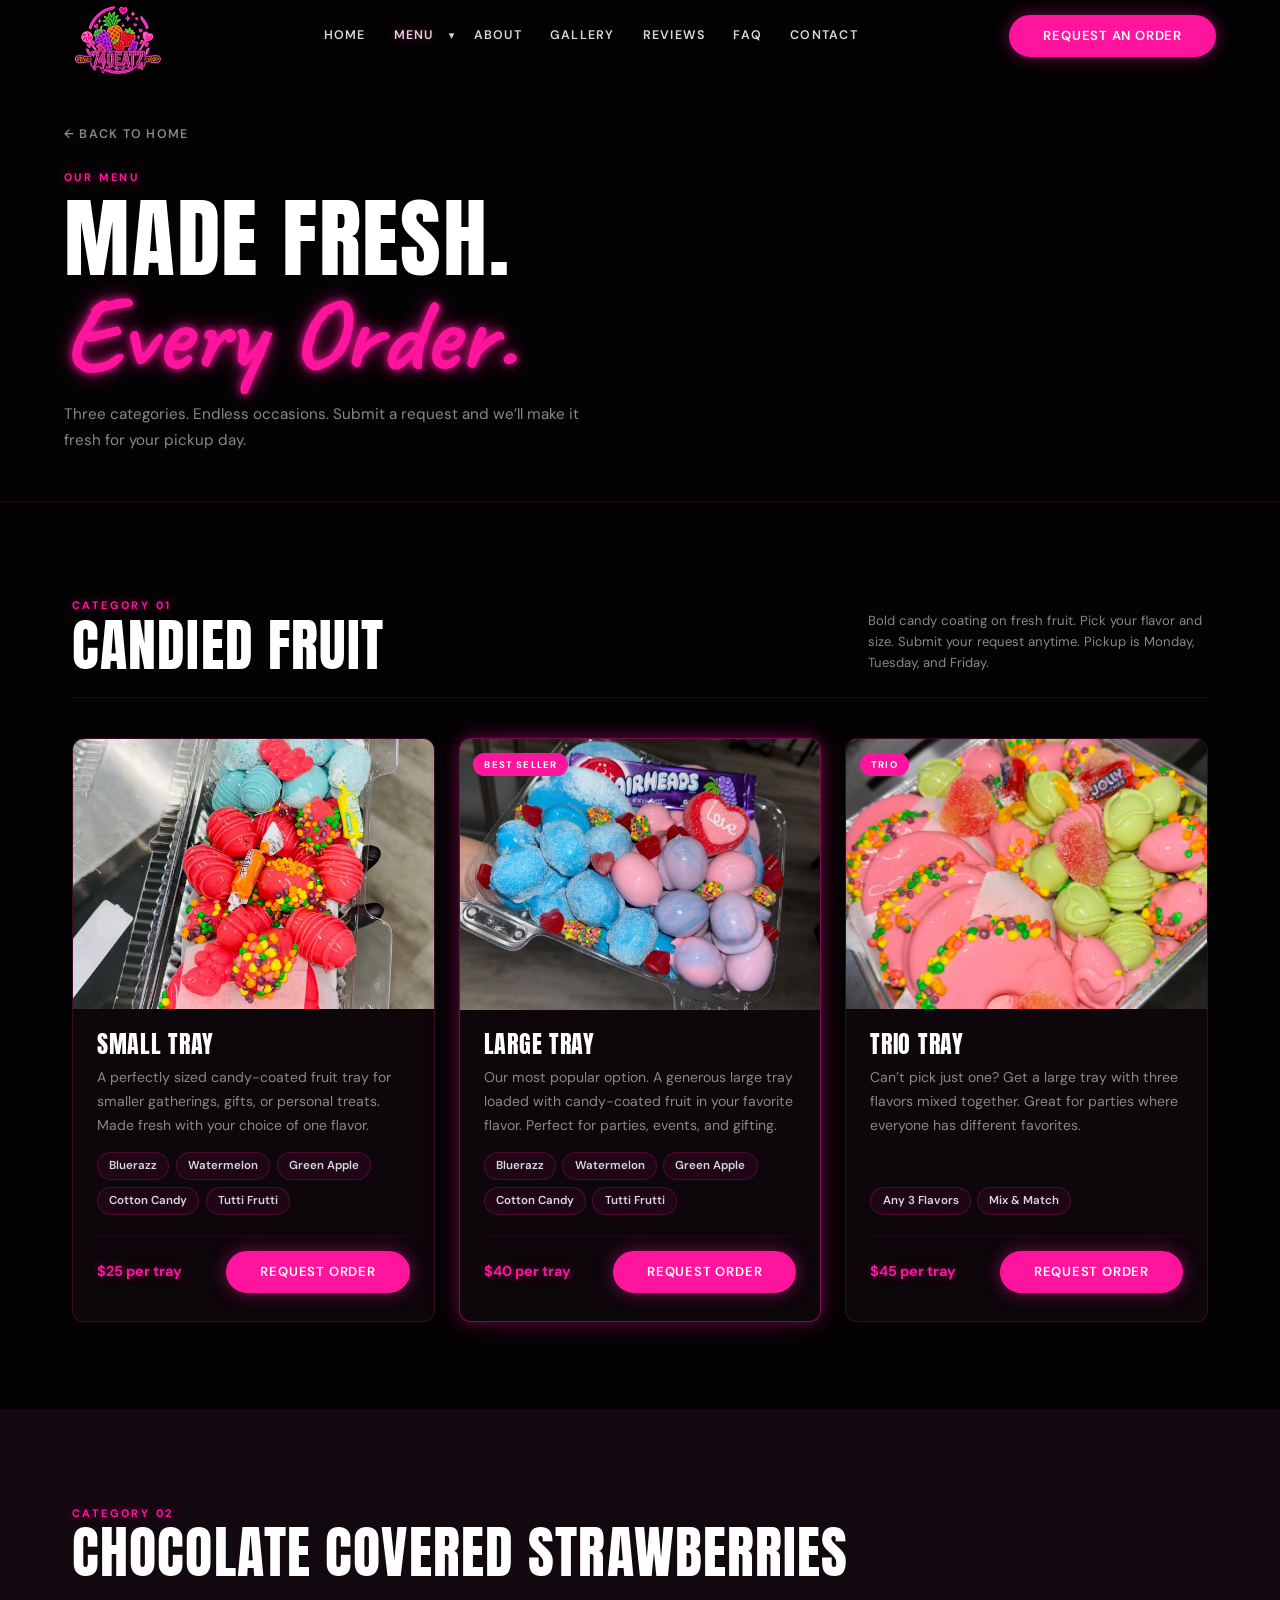
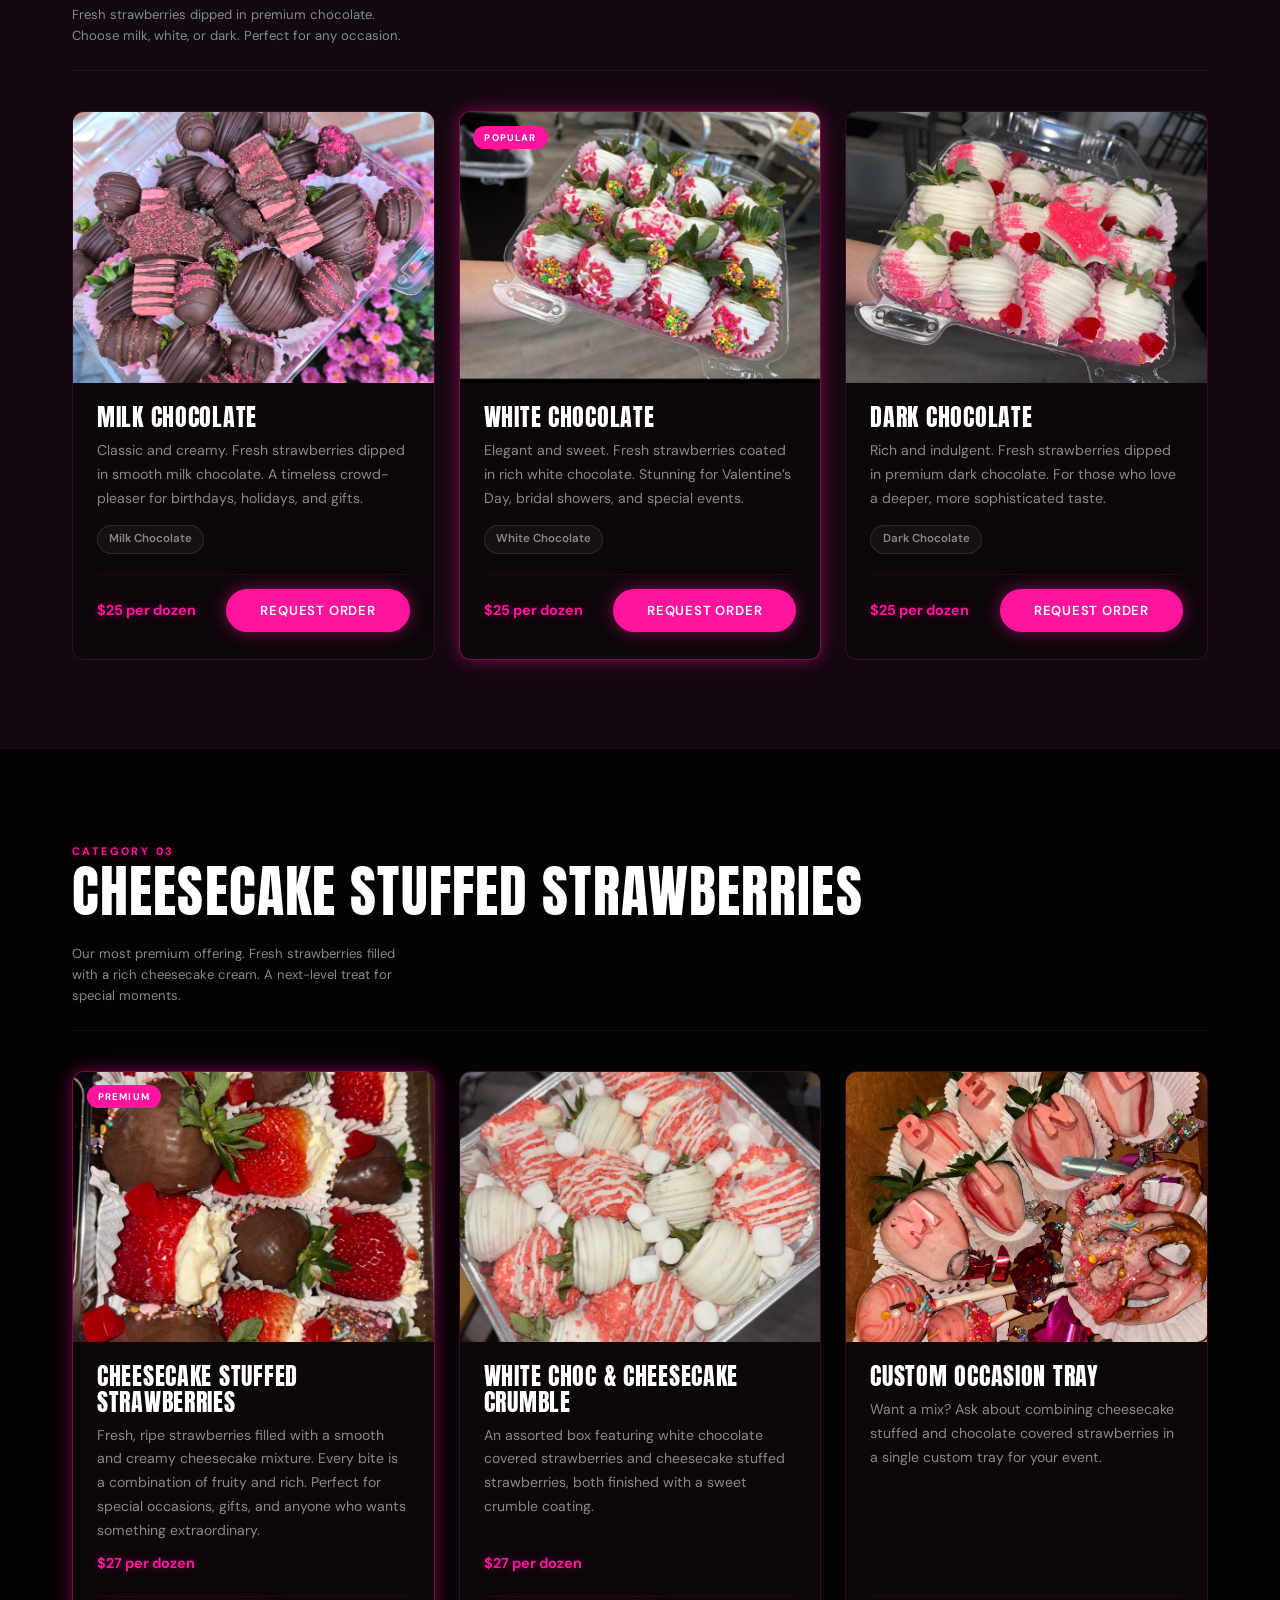
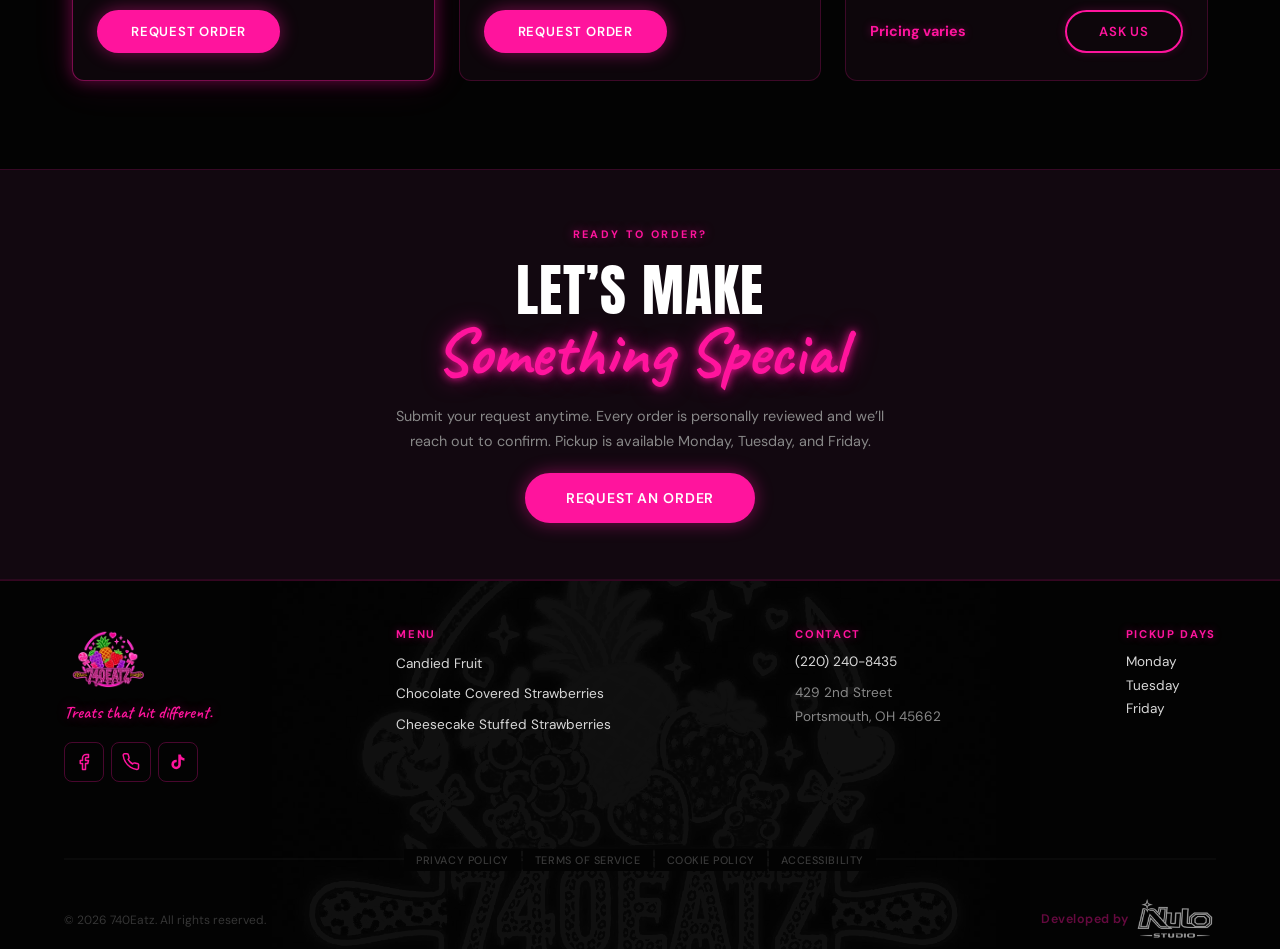
<file: menu.html>
<!DOCTYPE html>

<html lang="en">

    <head>

        <meta charset="UTF-8">

        <meta
            name="viewport"
            content="width=device-width, initial-scale=1.0"
        >

        <meta
            name="description"
            content="740Eatz Menu — Candied fruit, chocolate-covered strawberries, and cheesecake stuffed strawberries. Made fresh to order in Portsmouth, OH. Request your order today."
        >

        <meta name="robots" content="index, follow">

        <meta name="theme-color" content="#ff149d">

        <meta name="author" content="740Eatz">

        <!-- ── Open Graph ── -->

        <meta property="og:type" content="website">

        <meta property="og:site_name" content="740Eatz">

        <meta property="og:url" content="https://740eatz.com/menu.html">

        <meta property="og:locale" content="en_US">

        <meta property="og:title" content="Menu | 740Eatz Portsmouth, OH">

        <meta property="og:description" content="Candied fruit, chocolate-covered strawberries, and cheesecake stuffed strawberries. Made fresh to order.">

        <meta property="og:image" content="https://740eatz.com/graphics/images/mainChocoFruit.jpg">

        <!-- ── Twitter Card ── -->

        <meta name="twitter:card" content="summary_large_image">

        <meta name="twitter:title" content="Menu | 740Eatz Portsmouth, OH">

        <meta name="twitter:description" content="Candied fruit, chocolate-covered strawberries, and cheesecake stuffed strawberries. Made fresh to order.">

        <meta name="twitter:image" content="https://740eatz.com/graphics/images/mainChocoFruit.jpg">

        <title>Menu | 740Eatz &mdash; Custom Desserts Portsmouth, OH</title>

        <link rel="preconnect" href="https://fonts.googleapis.com">

        <link rel="preconnect" href="https://fonts.gstatic.com" crossorigin>

        <link
            href="https://fonts.googleapis.com/css2?family=Anton&family=DM+Sans:opsz,wght@9..40,300;9..40,400;9..40,500;9..40,600&family=Caveat:wght@600;700&display=swap"
            rel="stylesheet"
        >

        <link rel="stylesheet" href="css/styleIndex.css">

        <link rel="stylesheet" href="css/stylePages.css">

        <!-- ── Favicon ── -->

        <link rel="shortcut icon" href="graphics/favicons/favicon.ico">

        <link rel="icon" href="graphics/favicons/favicon.svg" type="image/svg+xml">

        <link rel="icon" type="image/png" sizes="96x96" href="graphics/favicons/favicon-96x96.png">

        <link rel="apple-touch-icon" sizes="180x180" href="graphics/favicons/apple-touch-icon.png">

        <link rel="manifest" href="graphics/favicons/site.webmanifest">

        <link rel="canonical" href="https://740eatz.com/menu.html">

        <script type="application/ld+json">
        {
            "@context": "https://schema.org",
            "@type": "Menu",
            "name": "740Eatz Menu",
            "description": "Custom desserts made fresh to order in Portsmouth, Ohio",
            "hasMenuSection": [
                {
                    "@type": "MenuSection",
                    "name": "Candied Fruit",
                    "hasMenuItem": [
                        {
                            "@type": "MenuItem",
                            "name": "Small Candied Fruit",
                            "offers": { "@type": "Offer", "price": "25.00", "priceCurrency": "USD" }
                        },
                        {
                            "@type": "MenuItem",
                            "name": "Large Candied Fruit",
                            "offers": { "@type": "Offer", "price": "40.00", "priceCurrency": "USD" }
                        },
                        {
                            "@type": "MenuItem",
                            "name": "Trio Tray",
                            "offers": { "@type": "Offer", "price": "45.00", "priceCurrency": "USD" }
                        }
                    ]
                },
                {
                    "@type": "MenuSection",
                    "name": "Chocolate Covered Strawberries",
                    "hasMenuItem": [
                        {
                            "@type": "MenuItem",
                            "name": "Chocolate Covered Strawberries — Dozen",
                            "offers": { "@type": "Offer", "price": "25.00", "priceCurrency": "USD" }
                        }
                    ]
                },
                {
                    "@type": "MenuSection",
                    "name": "Cheesecake Stuffed Strawberries",
                    "hasMenuItem": [
                        {
                            "@type": "MenuItem",
                            "name": "Cheesecake Stuffed Strawberries",
                            "offers": { "@type": "Offer", "price": "27.00", "priceCurrency": "USD" }
                        }
                    ]
                }
            ]
        }
        </script>

        <!-- ── Page Schema ── -->

        <script type="application/ld+json">
        {
            "@context": "https://schema.org",
            "@type": "WebPage",
            "url": "https://740eatz.com/menu.html",
            "name": "Menu | 740Eatz — Custom Desserts Portsmouth, OH",
            "description": "740Eatz Menu — Candied fruit, chocolate-covered strawberries, and cheesecake stuffed strawberries. Made fresh to order in Portsmouth, OH. Request your order today.",
            "inLanguage": "en-US",
            "isPartOf": {
                "@type": "WebSite",
                "name": "740Eatz",
                "url": "https://740eatz.com"
            },
            "publisher": {
                "@type": "Organization",
                "name": "740Eatz",
                "url": "https://740eatz.com"
            }
        }
        </script>

        <script type="application/ld+json">
        {
            "@context": "https://schema.org",
            "@type": "BreadcrumbList",
            "itemListElement": [
                {
                    "@type": "ListItem",
                    "position": 1,
                    "name": "Home",
                    "item": "https://740eatz.com/"
                },
                {
                    "@type": "ListItem",
                    "position": 2,
                    "name": "Menu",
                    "item": "https://740eatz.com/menu.html"
                }
            ]
        }
        </script>

    </head>

    <body>

        <a class="skipToMain" href="#mainContent">Skip to main content</a>


        <!-- ============================================================
             AVAILABILITY BANNER
        ============================================================ -->

        <div class="siteBanner" id="siteBanner" role="alert" aria-live="polite" aria-atomic="true" aria-hidden="true">

            <div class="siteBannerInner">

                <p class="siteBannerHeading">Orders Closed This Week</p>

                <p class="siteBannerBody">We&rsquo;re taking a short break and aren&rsquo;t accepting new orders right now. Thank you for your patience.</p>

            </div>

        </div>


        <!-- ============================================================
             HEADER
        ============================================================ -->

        <header class="siteHeader" id="siteHeader">

            <div class="headerInner">

                <a class="logoLink" href="index.html" aria-label="740Eatz Home">

                    <img
                        class="headerLogo"
                        src="graphics/logos/TP740Logo.png"
                        alt="740Eatz"
                        width="120"
                        height="72"
                        decoding="async"
                    >

                </a>

                <nav class="siteNav" id="siteNav" aria-label="Main navigation">

                    <ul class="navList">

                        <li class="navItem">

                            <a class="navLink" href="index.html">Home</a>

                        </li>

                        <li class="navItem navItemHasDropdown" id="menuDropdownItem">

                            <div class="navItemInner">
                                <a class="navLink navLinkActive" href="menu.html">Menu</a>
                                <button class="navChevronBtn" id="menuDropdownBtn" type="button" aria-haspopup="true" aria-expanded="false" aria-label="Menu categories"><span class="navCaret" aria-hidden="true">&#9660;</span></button>
                            </div>

                            <ul class="navSubList" id="menuDropdownList" role="menu">

                                <li role="none">

                                    <a class="navSubLink" href="#candiedFruit" role="menuitem">Candied Fruit</a>

                                </li>

                                <li role="none">

                                    <a class="navSubLink" href="#chocoStrawberries" role="menuitem">Chocolate Covered Strawberries</a>

                                </li>

                                <li role="none">

                                    <a class="navSubLink" href="#cheesecakeStrawberries" role="menuitem">Cheesecake Stuffed Strawberries</a>

                                </li>

                                <li role="none"><a class="navSubLink navSubLinkAll" href="menu.html" role="menuitem">View Full Menu &rarr;</a></li>

                            </ul>

                        </li>

                        <li class="navItem">

                            <a class="navLink" href="about.html">About</a>

                        </li>

                        <li class="navItem">

                            <a class="navLink" href="gallery.html">Gallery</a>

                        </li>

                        <li class="navItem">

                            <a class="navLink" href="reviews.html">Reviews</a>

                        </li>

                        <li class="navItem">

                            <a class="navLink" href="faq.html">FAQ</a>

                        </li>

                        <li class="navItem">

                            <a class="navLink" href="contact.html">Contact</a>

                        </li>

                    </ul>

                </nav>

                <a class="btnPrimary headerCta" href="orderPage.html">Request an Order</a>

                <button
                    class="burgerBtn"
                    id="burgerBtn"
                    type="button"
                    aria-label="Open navigation menu"
                    aria-expanded="false"
                    aria-controls="siteNav"
                >

                    <span class="burgerLine"></span>

                    <span class="burgerLine"></span>

                    <span class="burgerLine"></span>

                </button>

            </div>

        </header>


        <!-- ============================================================
             PAGE INTRO
        ============================================================ -->

        <div class="pageIntro" id="mainContent">

            <div class="pageIntroInner">

                <a class="pageBack" href="index.html">&larr; Back to Home</a>

                <span class="pageIntroLabel">Our Menu</span>

                <h1 class="pageIntroHeadline">

                    Made Fresh.

                    <span class="accentScript">Every Order.</span>

                </h1>

                <p class="pageIntroSub">

                    Three categories. Endless occasions. Submit a request and we&rsquo;ll make it fresh for your pickup day.

                </p>

            </div>

        </div>


        <!-- ============================================================
             CANDIED FRUIT
        ============================================================ -->

        <section class="menuSection" id="candiedFruit">

            <div class="sectionInner">

                <div class="menuCategoryHeader">

                    <div>

                        <span class="sectionLabel">Category 01</span>

                        <h2 class="menuCategoryTitle">Candied Fruit</h2>

                    </div>

                    <p class="menuCategoryNote">

                        Bold candy coating on fresh fruit. Pick your flavor and size. Submit your request anytime. Pickup is Monday, Tuesday, and Friday.

                    </p>

                </div>

                <div class="menuProductGrid">

                    <!-- Small -->

                    <article class="menuProductCard">

                        <div class="menuProductImgWrap">

                            <img
                                class="menuProductImg"
                                src="graphics/images/theBoat3.jpg"
                                alt="Small candied fruit tray"
                                loading="lazy"
                                width="480"
                                height="360"
                                decoding="async"
                            >

                        </div>

                        <div class="menuProductBody">

                            <h3 class="menuProductName">Small Tray</h3>

                            <p class="menuProductDesc">

                                A perfectly sized candy-coated fruit tray for smaller gatherings, gifts, or personal treats. Made fresh with your choice of one flavor.

                            </p>

                            <div class="menuFlavorList" aria-label="Available flavors">

                                <span class="menuFlavorTag">Bluerazz</span>

                                <span class="menuFlavorTag">Watermelon</span>

                                <span class="menuFlavorTag">Green Apple</span>

                                <span class="menuFlavorTag">Cotton Candy</span>

                                <span class="menuFlavorTag">Tutti Frutti</span>

                            </div>

                            <div class="menuProductFooter">

                                <span class="menuProductPrice">$25 per tray</span>

                                <a class="btnPrimary" href="orderPage.html?product=candyGrapes&amp;size=small">Request Order</a>

                            </div>

                        </div>

                    </article>

                    <!-- Large -->

                    <article class="menuProductCard menuProductCardFeatured">

                        <div class="menuProductImgWrap">

                            <img
                                class="menuProductImg"
                                src="graphics/images/coatedCandy2.jpg"
                                alt="Large candied fruit platter"
                                loading="lazy"
                                width="480"
                                height="360"
                                decoding="async"
                            >

                            <span class="showcaseCategoryBadge">Best Seller</span>

                        </div>

                        <div class="menuProductBody">

                            <h3 class="menuProductName">Large Tray</h3>

                            <p class="menuProductDesc">

                                Our most popular option. A generous large tray loaded with candy-coated fruit in your favorite flavor. Perfect for parties, events, and gifting.

                            </p>

                            <div class="menuFlavorList" aria-label="Available flavors">

                                <span class="menuFlavorTag">Bluerazz</span>

                                <span class="menuFlavorTag">Watermelon</span>

                                <span class="menuFlavorTag">Green Apple</span>

                                <span class="menuFlavorTag">Cotton Candy</span>

                                <span class="menuFlavorTag">Tutti Frutti</span>

                            </div>

                            <div class="menuProductFooter">

                                <span class="menuProductPrice">$40 per tray</span>

                                <a class="btnPrimary" href="orderPage.html?product=candyGrapes&amp;size=large">Request Order</a>

                            </div>

                        </div>

                    </article>

                    <!-- Three Flavors -->

                    <article class="menuProductCard">

                        <div class="menuProductImgWrap">

                            <img
                                class="menuProductImg"
                                src="graphics/images/classicPlatter2.jpg"
                                alt="Trio candied fruit tray with three flavors"
                                loading="lazy"
                                width="480"
                                height="360"
                                decoding="async"
                            >

                            <span class="showcaseCategoryBadge">Trio</span>

                        </div>

                        <div class="menuProductBody">

                            <h3 class="menuProductName">Trio Tray</h3>

                            <p class="menuProductDesc">

                                Can&rsquo;t pick just one? Get a large tray with three flavors mixed together. Great for parties where everyone has different favorites.

                            </p>

                            <div class="menuFlavorList" aria-label="Available flavors">

                                <span class="menuFlavorTag">Any 3 Flavors</span>

                                <span class="menuFlavorTag">Mix &amp; Match</span>

                            </div>

                            <div class="menuProductFooter">

                                <span class="menuProductPrice">$45 per tray</span>

                                <a class="btnPrimary" href="orderPage.html?product=candyGrapes&amp;size=threeFlavor">Request Order</a>

                            </div>

                        </div>

                    </article>

                </div>

            </div>

        </section>


        <!-- ============================================================
             CHOCOLATE COVERED STRAWBERRIES
        ============================================================ -->

        <section class="menuSection" id="chocoStrawberries">

            <div class="sectionInner">

                <div class="menuCategoryHeader">

                    <div>

                        <span class="sectionLabel">Category 02</span>

                        <h2 class="menuCategoryTitle">Chocolate Covered Strawberries</h2>

                    </div>

                    <p class="menuCategoryNote">

                        Fresh strawberries dipped in premium chocolate. Choose milk, white, or dark. Perfect for any occasion.

                    </p>

                </div>

                <div class="menuProductGrid">

                    <!-- Milk Chocolate -->

                    <article class="menuProductCard">

                        <div class="menuProductImgWrap">

                            <img
                                class="menuProductImg"
                                src="graphics/images/mainChocoFruit.jpg"
                                alt="Milk chocolate covered strawberries"
                                loading="lazy"
                                width="480"
                                height="360"
                                decoding="async"
                            >

                        </div>

                        <div class="menuProductBody">

                            <h3 class="menuProductName">Milk Chocolate</h3>

                            <p class="menuProductDesc">

                                Classic and creamy. Fresh strawberries dipped in smooth milk chocolate. A timeless crowd-pleaser for birthdays, holidays, and gifts.

                            </p>

                            <div class="menuFlavorList">

                                <span class="menuChocoTag">Milk Chocolate</span>

                            </div>

                            <div class="menuProductFooter">

                                <span class="menuProductPrice">$25 per dozen</span>

                                <a class="btnPrimary" href="orderPage.html?product=chocoStrawberries">Request Order</a>

                            </div>

                        </div>

                    </article>

                    <!-- White Chocolate -->

                    <article class="menuProductCard menuProductCardFeatured">

                        <div class="menuProductImgWrap">

                            <img
                                class="menuProductImg"
                                src="graphics/images/chocoCoveredStrawberries.jpg"
                                alt="White chocolate covered strawberries"
                                loading="lazy"
                                width="480"
                                height="360"
                                decoding="async"
                            >

                            <span class="showcaseCategoryBadge">Popular</span>

                        </div>

                        <div class="menuProductBody">

                            <h3 class="menuProductName">White Chocolate</h3>

                            <p class="menuProductDesc">

                                Elegant and sweet. Fresh strawberries coated in rich white chocolate. Stunning for Valentine&rsquo;s Day, bridal showers, and special events.

                            </p>

                            <div class="menuFlavorList">

                                <span class="menuChocoTag">White Chocolate</span>

                            </div>

                            <div class="menuProductFooter">

                                <span class="menuProductPrice">$25 per dozen</span>

                                <a class="btnPrimary" href="orderPage.html?product=chocoStrawberries">Request Order</a>

                            </div>

                        </div>

                    </article>

                    <!-- Dark Chocolate -->

                    <article class="menuProductCard">

                        <div class="menuProductImgWrap">

                            <img
                                class="menuProductImg"
                                src="graphics/images/chocoCoveredFruit3.jpg"
                                alt="Dark chocolate covered strawberries"
                                loading="lazy"
                                width="480"
                                height="360"
                                decoding="async"
                            >

                        </div>

                        <div class="menuProductBody">

                            <h3 class="menuProductName">Dark Chocolate</h3>

                            <p class="menuProductDesc">

                                Rich and indulgent. Fresh strawberries dipped in premium dark chocolate. For those who love a deeper, more sophisticated taste.

                            </p>

                            <div class="menuFlavorList">

                                <span class="menuChocoTag">Dark Chocolate</span>

                            </div>

                            <div class="menuProductFooter">

                                <span class="menuProductPrice">$25 per dozen</span>

                                <a class="btnPrimary" href="orderPage.html?product=chocoStrawberries">Request Order</a>

                            </div>

                        </div>

                    </article>

                </div>

            </div>

        </section>


        <!-- ============================================================
             CHEESECAKE STUFFED STRAWBERRIES
        ============================================================ -->

        <section class="menuSection" id="cheesecakeStrawberries">

            <div class="sectionInner">

                <div class="menuCategoryHeader">

                    <div>

                        <span class="sectionLabel">Category 03</span>

                        <h2 class="menuCategoryTitle">Cheesecake Stuffed Strawberries</h2>

                    </div>

                    <p class="menuCategoryNote">

                        Our most premium offering. Fresh strawberries filled with a rich cheesecake cream. A next-level treat for special moments.

                    </p>

                </div>

                <div class="menuProductGrid">

                    <article class="menuProductCard menuProductCardFeatured">

                        <div class="menuProductImgWrap">

                            <img
                                class="menuProductImg"
                                src="graphics/images/mixedStrawberries.jpg"
                                alt="Cheesecake stuffed strawberries"
                                loading="lazy"
                                width="480"
                                height="360"
                                decoding="async"
                            >

                            <span class="showcaseCategoryBadge">Premium</span>

                        </div>

                        <div class="menuProductBody">

                            <h3 class="menuProductName">Cheesecake Stuffed Strawberries</h3>

                            <p class="menuProductDesc">

                                Fresh, ripe strawberries filled with a smooth and creamy cheesecake mixture. Every bite is a combination of fruity and rich. Perfect for special occasions, gifts, and anyone who wants something extraordinary.

                            </p>

                            <p class="menuProductPrice">$27 per dozen</p>

                            <div class="menuProductFooter">

                                <a class="btnPrimary" href="orderPage.html?product=cheesecakeStrawberries">Request Order</a>

                            </div>

                        </div>

                    </article>

                    <!-- White Choc & Cheesecake Crumble -->

                    <article class="menuProductCard">

                        <div class="menuProductImgWrap">

                            <img
                                class="menuProductImg"
                                src="graphics/images/chocoCoveredFruit.jpg"
                                alt="Assorted white chocolate and cheesecake stuffed strawberries with crumble"
                                loading="lazy"
                                width="480"
                                height="360"
                                decoding="async"
                            >

                        </div>

                        <div class="menuProductBody">

                            <h3 class="menuProductName">White Choc &amp; Cheesecake Crumble</h3>

                            <p class="menuProductDesc">

                                An assorted box featuring white chocolate covered strawberries and cheesecake stuffed strawberries, both finished with a sweet crumble coating.

                            </p>

                            <p class="menuProductPrice">$27 per dozen</p>

                            <div class="menuProductFooter">

                                <a class="btnPrimary" href="orderPage.html?product=cheesecakeStrawberries">Request Order</a>

                            </div>

                        </div>

                    </article>


                    <!-- Custom Occasion Tray -->

                    <article class="menuProductCard">

                        <div class="menuProductImgWrap">

                            <img
                                class="menuProductImg"
                                src="graphics/images/customStrawberries.jpg"
                                alt="Custom strawberry occasion tray"
                                loading="lazy"
                                width="480"
                                height="360"
                                decoding="async"
                            >

                        </div>

                        <div class="menuProductBody">

                            <h3 class="menuProductName">Custom Occasion Tray</h3>

                            <p class="menuProductDesc">

                                Want a mix? Ask about combining cheesecake stuffed and chocolate covered strawberries in a single custom tray for your event.

                            </p>

                            <div class="menuProductFooter">

                                <span class="menuProductPrice">Pricing varies</span>

                                <a class="btnOutline" href="contact.html">Ask Us</a>

                            </div>

                        </div>

                    </article>

                </div>

            </div>

        </section>


        <!-- ============================================================
             MENU CTA BANNER
        ============================================================ -->

        <section class="menuCtaBanner">

            <div class="sectionInner menuCtaInner">

                <span class="sectionLabel">Ready to Order?</span>

                <h2 class="menuCtaHeadline">

                    Let&rsquo;s Make

                    <span class="accentScript">Something Special</span>

                </h2>

                <p class="menuCtaNote">

                    Submit your request anytime. Every order is personally reviewed and we&rsquo;ll reach out to confirm. Pickup is available Monday, Tuesday, and Friday.

                </p>

                <a class="btnPrimary btnLarge" href="orderPage.html">Request an Order</a>

            </div>

        </section>


        <!-- ============================================================
             FOOTER
        ============================================================ -->

        <footer class="siteFooter" id="footer">

            <div class="footerWatermark" aria-hidden="true">

                <img
                    class="footerWatermarkImg"
                    src="graphics/logos/digitalLogo.jpg"
                    alt=""
                    loading="lazy"
                    decoding="async"
                >

            </div>

            <div class="footerInner">

                <div class="footerTop">

                    <div class="footerBrand">

                        <img
                            class="footerLogo"
                            src="graphics/logos/TP740Logo.png"
                            alt="740Eatz"
                            width="120"
                            height="59"
                            decoding="async"
                        >

                        <p class="footerTagline">Treats that hit different.</p>

                        <div class="footerSocial" role="list">

                            <a
                                class="footerSocialLink"
                                role="listitem"
                                href="https://www.facebook.com/profile.php?id=61558663167143"
                                target="_blank"
                                rel="noopener noreferrer"
                                aria-label="Follow 740Eatz on Facebook"
                            >
                                <svg width="18" height="18" viewBox="0 0 24 24" fill="none" stroke="currentColor" stroke-width="2" stroke-linecap="round" stroke-linejoin="round" aria-hidden="true" focusable="false">
                                    <path d="M18 2h-3a5 5 0 0 0-5 5v3H7v4h3v8h4v-8h3l1-4h-4V7a1 1 0 0 1 1-1h3z"/>
                                </svg>
                            </a>

                            <a
                                class="footerSocialLink"
                                role="listitem"
                                href="tel:+12202408435"
                                aria-label="Call 740Eatz"
                            >
                                <svg width="18" height="18" viewBox="0 0 24 24" fill="none" stroke="currentColor" stroke-width="2" stroke-linecap="round" stroke-linejoin="round" aria-hidden="true" focusable="false">
                                    <path d="M22 16.92v3a2 2 0 0 1-2.18 2 19.79 19.79 0 0 1-8.63-3.07A19.5 19.5 0 0 1 4.69 12a19.79 19.79 0 0 1-3.07-8.67A2 2 0 0 1 3.6 1h3a2 2 0 0 1 2 1.72 12.84 12.84 0 0 0 .7 2.81 2 2 0 0 1-.45 2.11L8.09 8.58a16 16 0 0 0 6.06 6.06l.85-.85a2 2 0 0 1 2.11-.45 12.84 12.84 0 0 0 2.81.7A2 2 0 0 1 22 16.92z"/>
                                </svg>
                            </a>

                            <a
                                class="footerSocialLink"
                                role="listitem"
                                href="https://www.tiktok.com/@brigitterheaa"
                                target="_blank"
                                rel="noopener noreferrer"
                                aria-label="Follow 740Eatz on TikTok"
                            >
                                <svg width="18" height="18" viewBox="0 0 24 24" fill="currentColor" stroke="none" aria-hidden="true" focusable="false">
                                    <path d="M19.59 6.69a4.83 4.83 0 0 1-3.77-4.25V2h-3.45v13.67a2.89 2.89 0 0 1-2.88 2.5 2.89 2.89 0 0 1-2.89-2.89 2.89 2.89 0 0 1 2.89-2.89c.28 0 .54.04.79.1V9.01a6.34 6.34 0 0 0-.79-.05 6.34 6.34 0 0 0-6.34 6.34 6.34 6.34 0 0 0 6.34 6.34 6.34 6.34 0 0 0 6.33-6.34V8.74a8.18 8.18 0 0 0 4.78 1.52V6.8a4.85 4.85 0 0 1-1.01-.11z"/>
                                </svg>
                            </a>

                        </div>

                    </div>

                    <div class="footerInfo">

                        <h4 class="footerHeading">Menu</h4>

                        <nav aria-label="Menu navigation">

                            <ul class="footerNavList">

                                <li><a class="footerLink footerText" href="#candiedFruit">Candied Fruit</a></li>

                                <li><a class="footerLink footerText" href="#chocoStrawberries">Chocolate Covered Strawberries</a></li>

                                <li><a class="footerLink footerText" href="#cheesecakeStrawberries">Cheesecake Stuffed Strawberries</a></li>

                            </ul>

                        </nav>

                    </div>

                    <div class="footerInfo">

                        <h4 class="footerHeading">Contact</h4>

                        <p class="footerText">

                            <a class="footerLink" href="tel:+12202408435">(220) 240-8435</a>

                        </p>

                        <address class="footerAddress">

                            429 2nd Street<br>

                            Portsmouth, OH 45662

                        </address>

                    </div>

                    <div class="footerInfo">

                        <h4 class="footerHeading">Pickup Days</h4>

                        <ul class="footerPickupDays" id="footerPickupDays">

                            <li>Monday</li>

                            <li>Tuesday</li>

                            <li>Friday</li>

                        </ul>

                    </div>

                </div>

                <!-- ── Legal Navigation ── -->

                <nav class="footerLegal" aria-label="Legal">

                    <ul class="footerLegalNav">

                        <li><a class="footerLegalLink" href="privacyPolicy.html">Privacy Policy</a></li>

                        <li><a class="footerLegalLink" href="termsOfService.html">Terms of Service</a></li>

                        <li><a class="footerLegalLink" href="cookiePolicy.html">Cookie Policy</a></li>

                        <li><a class="footerLegalLink" href="accessibilityStatement.html">Accessibility</a></li>

                    </ul>

                </nav>

                <div class="footerBottom">

                    <p class="footerCopyright">&copy; <span id="copyrightYear"></span> <span class="businessName">740Eatz</span>. All rights reserved.</p>

                    <a
                        class="footerDevCredit"
                        href="https://nulostudio.com"
                        target="_blank"
                        rel="noopener noreferrer"
                    >

                        <span class="footerDevText">Developed by</span>

                        <img
                            class="footerDevLogo"
                            src="graphics/logos/TPNulo_StudioLogo.png"
                            alt="Nulo Studio"
                            width="120"
                            height="55"
                            loading="lazy"
                            decoding="async"
                        >

                    </a>

                </div>

            </div>

        </footer>

        <script src="js/siteJS.js"></script>

    </body>

</html>
</file>
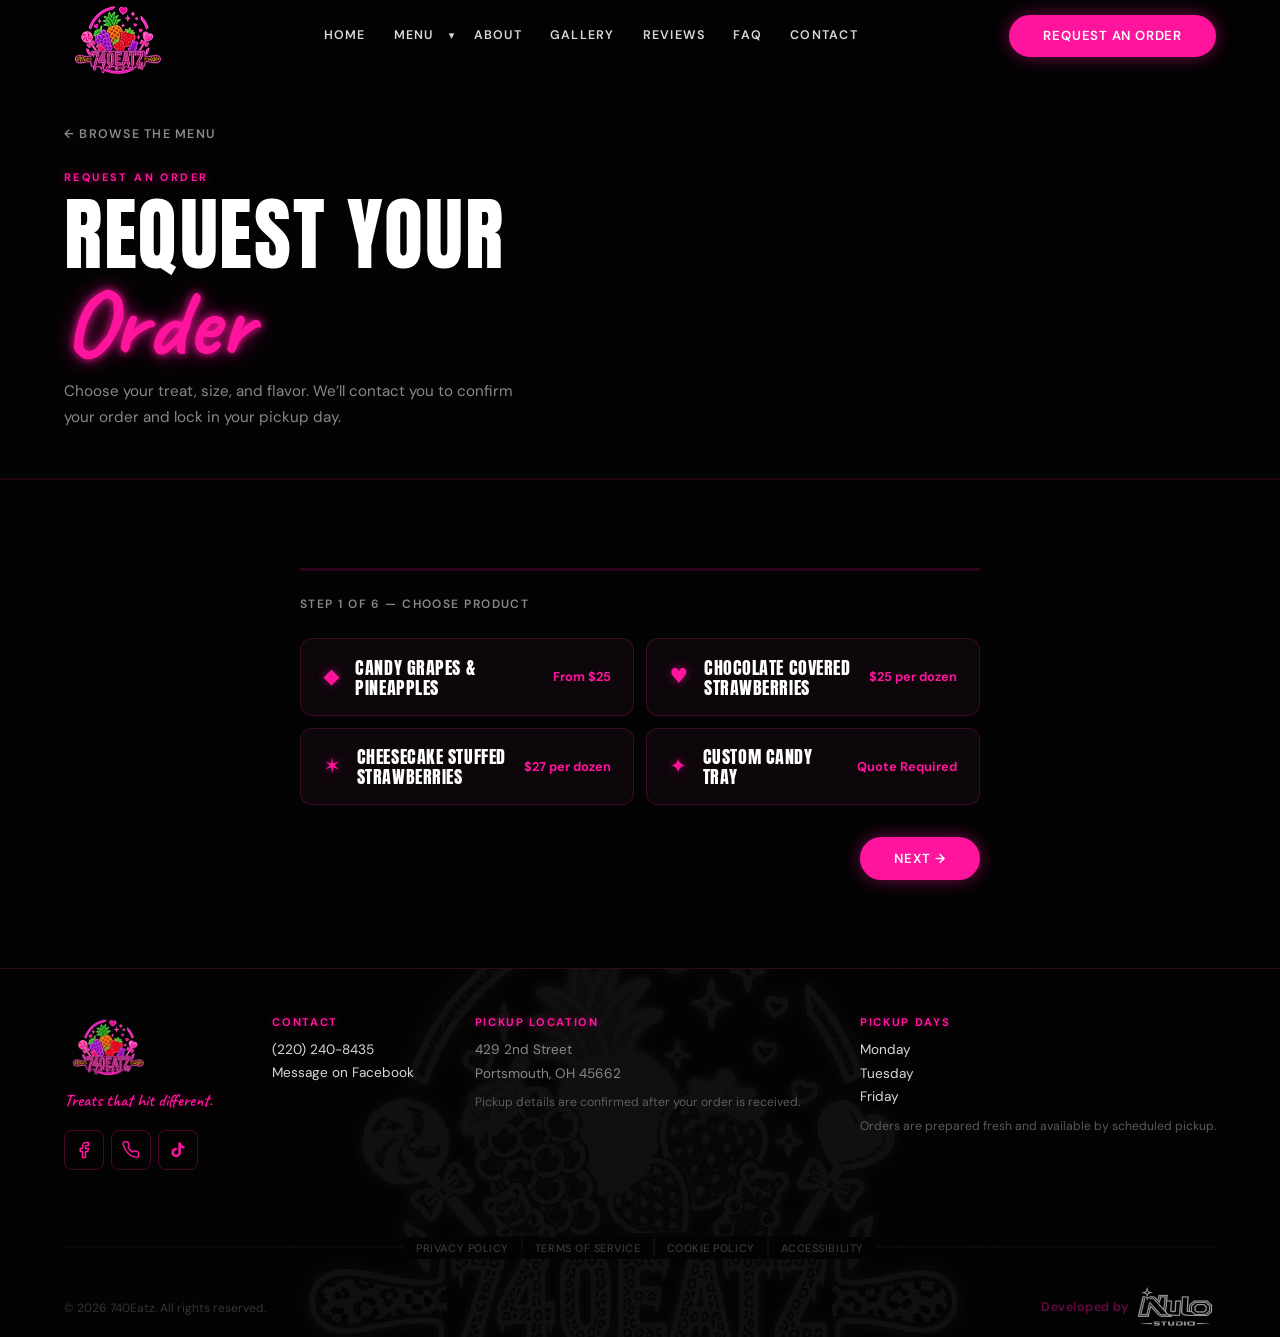
<file: orderPage.html>
<!DOCTYPE html>

<html lang="en">

    <head>

        <meta charset="UTF-8">

        <meta
            name="viewport"
            content="width=device-width, initial-scale=1.0"
        >

        <meta
            name="description"
            content="Request a custom dessert order from 740Eatz in Portsmouth, OH. Candy-coated fruit, chocolate-covered strawberries, and cheesecake stuffed strawberries. Pickup Monday, Tuesday, Friday."
        >

        <meta name="robots" content="index, follow">

        <meta name="theme-color" content="#ff149d">

        <meta name="author" content="740Eatz">

        <!-- ── Open Graph ── -->

        <meta property="og:type" content="website">

        <meta property="og:site_name" content="740Eatz">

        <meta property="og:url" content="https://740eatz.com/orderPage.html">

        <meta property="og:locale" content="en_US">

        <meta property="og:title" content="Request an Order | 740Eatz Portsmouth, OH">

        <meta property="og:description" content="Submit a custom dessert order request from 740Eatz. Made fresh in Portsmouth, Ohio. Pickup Monday, Tuesday, and Friday.">

        <meta property="og:image" content="https://740eatz.com/graphics/images/mainChocoFruit.jpg">

        <!-- ── Twitter Card ── -->

        <meta name="twitter:card" content="summary_large_image">

        <meta name="twitter:title" content="Request an Order | 740Eatz Portsmouth, OH">

        <meta name="twitter:description" content="Submit a custom dessert order request from 740Eatz. Made fresh in Portsmouth, Ohio. Pickup Monday, Tuesday, and Friday.">

        <meta name="twitter:image" content="https://740eatz.com/graphics/images/mainChocoFruit.jpg">

        <title>Request an Order | 740Eatz &mdash; Custom Desserts Portsmouth, OH</title>

        <link rel="preconnect" href="https://fonts.googleapis.com">

        <link rel="preconnect" href="https://fonts.gstatic.com" crossorigin>

        <link
            href="https://fonts.googleapis.com/css2?family=Anton&family=DM+Sans:opsz,wght@9..40,300;9..40,400;9..40,500;9..40,600&family=Caveat:wght@600;700&display=swap"
            rel="stylesheet"
        >

        <link rel="stylesheet" href="css/styleIndex.css">

        <!-- ── Favicon ── -->

        <link rel="shortcut icon" href="graphics/favicons/favicon.ico">

        <link rel="icon" href="graphics/favicons/favicon.svg" type="image/svg+xml">

        <link rel="icon" type="image/png" sizes="96x96" href="graphics/favicons/favicon-96x96.png">

        <link rel="apple-touch-icon" sizes="180x180" href="graphics/favicons/apple-touch-icon.png">

        <link rel="manifest" href="graphics/favicons/site.webmanifest">

        <link rel="canonical" href="https://740eatz.com/orderPage.html">

        <!-- ── Page Schema ── -->

        <script type="application/ld+json">
        {
            "@context": "https://schema.org",
            "@type": "WebPage",
            "url": "https://740eatz.com/orderPage.html",
            "name": "Request an Order | 740Eatz — Custom Desserts Portsmouth, OH",
            "description": "Request a custom dessert order from 740Eatz in Portsmouth, OH. Candy-coated fruit, chocolate-covered strawberries, and cheesecake stuffed strawberries. Pickup Monday, Tuesday, Friday.",
            "inLanguage": "en-US",
            "isPartOf": {
                "@type": "WebSite",
                "name": "740Eatz",
                "url": "https://740eatz.com"
            },
            "publisher": {
                "@type": "Organization",
                "name": "740Eatz",
                "url": "https://740eatz.com"
            }
        }
        </script>

        <script type="application/ld+json">
        {
            "@context": "https://schema.org",
            "@type": "BreadcrumbList",
            "itemListElement": [
                {
                    "@type": "ListItem",
                    "position": 1,
                    "name": "Home",
                    "item": "https://740eatz.com/"
                },
                {
                    "@type": "ListItem",
                    "position": 2,
                    "name": "Request an Order",
                    "item": "https://740eatz.com/orderPage.html"
                }
            ]
        }
        </script>

    </head>

    <body>

        <a class="skipToMain" href="#mainContent">Skip to main content</a>


        <!-- ============================================================
             AVAILABILITY BANNER
        ============================================================ -->

        <div class="siteBanner" id="siteBanner" role="alert" aria-live="polite" aria-atomic="true" aria-hidden="true">

            <div class="siteBannerInner">

                <p class="siteBannerHeading">Orders Closed This Week</p>

                <p class="siteBannerBody">We&rsquo;re taking a short break and aren&rsquo;t accepting new orders right now. Thank you for your patience.</p>

            </div>

        </div>


        <!-- ============================================================
             HEADER
        ============================================================ -->

        <header class="siteHeader" id="siteHeader">

            <div class="headerInner">

                <a class="logoLink" href="index.html" aria-label="740Eatz Home">

                    <img
                        class="headerLogo"
                        src="graphics/logos/TP740Logo.png"
                        alt="740Eatz"
                        width="120"
                        height="72"
                        decoding="async"
                    >

                </a>

                <nav class="siteNav" id="siteNav" aria-label="Main navigation">

                    <ul class="navList">

                        <li class="navItem">

                            <a class="navLink" href="index.html">Home</a>

                        </li>

                        <li class="navItem navItemHasDropdown" id="menuDropdownItem">

                            <div class="navItemInner">
                                <a class="navLink" href="menu.html">Menu</a>
                                <button class="navChevronBtn" id="menuDropdownBtn" type="button" aria-haspopup="true" aria-expanded="false" aria-label="Menu categories"><span class="navCaret" aria-hidden="true">&#9660;</span></button>
                            </div>

                            <ul class="navSubList" id="menuDropdownList" role="menu">
                                <li role="none"><a class="navSubLink" href="menu.html#candiedFruit" role="menuitem">Candied Fruit</a></li>
                                <li role="none"><a class="navSubLink" href="menu.html#chocoStrawberries" role="menuitem">Chocolate Covered Strawberries</a></li>
                                <li role="none"><a class="navSubLink" href="menu.html#cheesecakeStrawberries" role="menuitem">Cheesecake Stuffed Strawberries</a></li>
                                <li role="none"><a class="navSubLink navSubLinkAll" href="menu.html" role="menuitem">View Full Menu &rarr;</a></li>
                            </ul>

                        </li>

                        <li class="navItem"><a class="navLink" href="about.html">About</a></li>

                        <li class="navItem"><a class="navLink" href="gallery.html">Gallery</a></li>

                        <li class="navItem"><a class="navLink" href="reviews.html">Reviews</a></li>

                        <li class="navItem"><a class="navLink" href="faq.html">FAQ</a></li>

                        <li class="navItem"><a class="navLink" href="contact.html">Contact</a></li>

                    </ul>

                </nav>

                <a class="btnPrimary headerCta" href="orderPage.html">Request an Order</a>

                <button
                    class="burgerBtn"
                    id="burgerBtn"
                    type="button"
                    aria-label="Open navigation menu"
                    aria-expanded="false"
                    aria-controls="siteNav"
                >

                    <span class="burgerLine"></span>

                    <span class="burgerLine"></span>

                    <span class="burgerLine"></span>

                </button>

            </div>

        </header>


        <!-- ============================================================
             ORDER PAGE INTRO
        ============================================================ -->

        <section class="orderPageIntro" id="mainContent">

            <div class="orderPageIntroInner">

                <a class="orderPageBack" href="menu.html">

                    &larr; Browse the Menu

                </a>

                <div class="orderPageIntroText">

                    <span class="sectionLabel">Request an Order</span>

                    <h1 class="orderPageHeadline">

                        Request Your

                        <span class="accentScript">Order</span>

                    </h1>

                    <p class="orderPageSub">

                        Choose your treat, size, and flavor. We&rsquo;ll contact you to confirm your order and lock in your pickup day.

                    </p>

                </div>

            </div>

        </section>


        <!-- ============================================================
             PRODUCT BUILDER
        ============================================================ -->

        <section class="orderSection" id="order">

            <div class="sectionInner">

                <div class="builderWrap" id="productBuilder">

                    <!-- Progress Bar -->

                    <div class="builderProgressBar">

                        <div class="builderProgressFill" id="builderProgressFill"></div>

                    </div>

                    <!-- Step Label -->

                    <div class="builderStepLabel" id="builderStepLabel">

                        Step 1 of 6 &mdash; Choose Product

                    </div>

                    <!-- ── Step 1: Choose Product ── -->

                    <div class="builderPanel" id="builderPanel1">

                        <div class="builderChoiceGrid" id="productChoices">

                            <button class="builderChoice" type="button" data-product="candyGrapes">

                                <span class="builderChoiceIcon">&#9670;</span>

                                <span class="builderChoiceName">Candy Grapes &amp; Pineapples</span>

                                <span class="builderChoiceDetail">From $25</span>

                            </button>

                            <button class="builderChoice" type="button" data-product="chocoStrawberries">

                                <span class="builderChoiceIcon">&#9829;</span>

                                <span class="builderChoiceName">Chocolate Covered Strawberries</span>

                                <span class="builderChoiceDetail">$25 per dozen</span>

                            </button>

                            <button class="builderChoice" type="button" data-product="cheesecakeStrawberries">

                                <span class="builderChoiceIcon">&#10038;</span>

                                <span class="builderChoiceName">Cheesecake Stuffed Strawberries</span>

                                <span class="builderChoiceDetail">$27 per dozen</span>

                            </button>

                            <button class="builderChoice" type="button" data-product="customTray">

                                <span class="builderChoiceIcon">&#10022;</span>

                                <span class="builderChoiceName">Custom Candy Tray</span>

                                <span class="builderChoiceDetail">Quote Required</span>

                            </button>

                        </div>

                    </div>

                    <!-- ── Step 2: Choose Size ── -->

                    <div class="builderPanel builderPanelHidden" id="builderPanel2">

                        <div class="sizeGrid" id="sizeChoices">

                            <!-- Populated by JavaScript based on product selection -->

                        </div>

                    </div>

                    <!-- ── Step 3: Choose Flavor ── -->

                    <div class="builderPanel builderPanelHidden" id="builderPanel3">

                        <div class="flavorChipGrid" id="flavorChipGrid">

                            <button class="flavorChip" type="button" data-flavor="blueRaspberry">Blue Raspberry</button>

                            <button class="flavorChip" type="button" data-flavor="watermelon">Watermelon</button>

                            <button class="flavorChip" type="button" data-flavor="greenApple">Green Apple</button>

                            <button class="flavorChip" type="button" data-flavor="cottonCandy">Cotton Candy</button>

                            <button class="flavorChip" type="button" data-flavor="strawberry">Strawberry</button>

                            <button class="flavorChip" type="button" data-flavor="pineapple">Pineapple</button>

                            <button class="flavorChip" type="button" data-flavor="mixedFlavor">Mixed Flavor</button>

                        </div>

                    </div>

                    <!-- ── Step 4: Choose Pickup Date ── -->

                    <div class="builderPanel builderPanelHidden" id="builderPanel4">

                        <div class="builderDateWrap">

                            <label class="formLabel" for="builderPickupDate">Select Pickup Date</label>

                            <input
                                class="formInput builderDateInput"
                                type="date"
                                id="builderPickupDate"
                                name="pickupDate"
                                required
                            >

                            <p class="builderDateNote">

                                Pickup is available <span class="pickupDaysListAnd">Monday, Tuesday, and Friday</span> only.

                            </p>

                            <div
                                class="builderDateError"
                                id="builderDateError"
                                role="alert"
                                aria-live="polite"
                            ></div>

                        </div>

                    </div>

                    <!-- ── Step 5: Customer Info ── -->

                    <div class="builderPanel builderPanelHidden" id="builderPanel5">

                        <div class="builderInfoFields">

                            <div class="formRow">

                                <div class="formGroup">

                                    <label class="formLabel" for="bFirstName">First Name</label>

                                    <input
                                        class="formInput"
                                        type="text"
                                        id="bFirstName"
                                        name="firstName"
                                        placeholder="Your first name"
                                        autocomplete="given-name"
                                        required
                                    >

                                </div>

                                <div class="formGroup">

                                    <label class="formLabel" for="bLastName">Last Name</label>

                                    <input
                                        class="formInput"
                                        type="text"
                                        id="bLastName"
                                        name="lastName"
                                        placeholder="Your last name"
                                        autocomplete="family-name"
                                    >

                                </div>

                            </div>

                            <div class="formRow">

                                <div class="formGroup">

                                    <label class="formLabel" for="bPhone">Phone Number</label>

                                    <input
                                        class="formInput"
                                        type="tel"
                                        id="bPhone"
                                        name="phoneNumber"
                                        placeholder="(000) 000-0000"
                                        autocomplete="tel"
                                        inputmode="tel"
                                        required
                                    >

                                </div>

                                <div class="formGroup">

                                    <label class="formLabel" for="bEmail">Email</label>

                                    <input
                                        class="formInput"
                                        type="email"
                                        id="bEmail"
                                        name="email"
                                        placeholder="your@email.com"
                                        autocomplete="email"
                                        inputmode="email"
                                    >

                                </div>

                            </div>

                            <div class="formGroup">

                                <label class="formLabel" for="bNotes">Notes / Custom Request</label>

                                <textarea
                                    class="formTextarea"
                                    id="bNotes"
                                    name="notes"
                                    placeholder="Special requests, allergies, flavor combos, or anything else&#8230;"
                                    rows="3"
                                ></textarea>

                            </div>

                        </div>

                    </div>

                    <!-- ── Step 6: Order Summary ── -->

                    <div class="builderPanel builderPanelHidden" id="builderPanel6">

                        <div class="orderSummary" id="orderSummary">

                            <div class="summaryRow summaryRowClickable" data-step="1" title="Click to change product">

                                <span class="summaryLabel">Product</span>

                                <span class="summaryValue" id="sumProduct">&mdash;</span>

                            </div>

                            <div class="summaryRow summaryRowClickable" data-step="2" title="Click to change size">

                                <span class="summaryLabel">Size</span>

                                <span class="summaryValue" id="sumSize">&mdash;</span>

                            </div>

                            <div class="summaryRow summaryRowClickable" data-step="3" title="Click to change flavor">

                                <span class="summaryLabel">Flavor</span>

                                <span class="summaryValue" id="sumFlavor">&mdash;</span>

                            </div>

                            <div class="summaryRow summaryRowClickable" data-step="4" title="Click to change pickup date">

                                <span class="summaryLabel">Pickup Date</span>

                                <span class="summaryValue" id="sumDate">&mdash;</span>

                            </div>

                            <div class="summaryRow summaryRowClickable" data-step="5" title="Click to edit notes">

                                <span class="summaryLabel">Notes</span>

                                <span class="summaryValue" id="sumNotes">&mdash;</span>

                            </div>

                            <div class="summaryRow summaryRowPrice">

                                <span class="summaryLabel">Price</span>

                                <span class="summaryValue summaryValuePrice" id="sumPrice">&mdash;</span>

                            </div>

                            <div class="summaryRow">

                                <span class="summaryLabel">Payment</span>

                                <span class="summaryValue summaryValuePending">Not Paid Yet</span>

                            </div>

                        </div>

                        <div class="formDisclaimer">

                            <p>

                                This sends an <strong>order request</strong>. <span class="businessName">740Eatz</span> will follow up to confirm payment and pickup details before anything is made.

                            </p>

                        </div>

                        <button
                            class="btnPrimary btnLarge builderSubmitBtn"
                            type="button"
                            id="builderSubmitBtn"
                        >

                            Send Order Request

                        </button>

                        <div
                            class="formFeedback"
                            id="builderFeedback"
                            role="status"
                            aria-live="polite"
                        ></div>

                    </div>

                    <!-- ── Builder Navigation ── -->

                    <div class="builderNavRow" id="builderNavRow">

                        <button
                            class="btnOutline builderNavBtn"
                            type="button"
                            id="builderBackBtn"
                            style="visibility: hidden;"
                        >

                            &larr; Back

                        </button>

                        <button
                            class="btnPrimary builderNavBtn"
                            type="button"
                            id="builderNextBtn"
                            disabled
                        >

                            Next &rarr;

                        </button>

                    </div>

                </div>

            </div>

        </section>


        <!-- ============================================================
             FOOTER
        ============================================================ -->

        <footer class="siteFooter" id="footer">

            <div class="footerWatermark" aria-hidden="true">

                <img
                    class="footerWatermarkImg"
                    src="graphics/logos/digitalLogo.jpg"
                    alt=""
                    decoding="async"
                >

            </div>

            <div class="footerInner">

                <div class="footerTop">

                    <!-- ── Brand ── -->

                    <div class="footerBrand">

                        <img
                            class="footerLogo"
                            src="graphics/logos/TP740Logo.png"
                            alt="740Eatz"
                            decoding="async"
                        >

                        <p class="footerTagline">Treats that hit different.</p>

                        <!-- ── Social / Message Icon Links ── -->

                        <div class="footerSocial" role="list">

                            <a
                                class="footerSocialLink"
                                role="listitem"
                                href="https://www.facebook.com/profile.php?id=61558663167143"
                                target="_blank"
                                rel="noopener noreferrer"
                                aria-label="Follow 740Eatz on Facebook"
                            >

                                <svg
                                    width="18"
                                    height="18"
                                    viewBox="0 0 24 24"
                                    fill="none"
                                    stroke="currentColor"
                                    stroke-width="2"
                                    stroke-linecap="round"
                                    stroke-linejoin="round"
                                    aria-hidden="true"
                                    focusable="false"
                                >
                                    <path d="M18 2h-3a5 5 0 0 0-5 5v3H7v4h3v8h4v-8h3l1-4h-4V7a1 1 0 0 1 1-1h3z"/>
                                </svg>

                            </a>

                            <a
                                class="footerSocialLink"
                                role="listitem"
                                href="tel:+12202408435"
                                aria-label="Call or text 740Eatz at (220) 240-8435"
                            >

                                <svg
                                    width="18"
                                    height="18"
                                    viewBox="0 0 24 24"
                                    fill="none"
                                    stroke="currentColor"
                                    stroke-width="2"
                                    stroke-linecap="round"
                                    stroke-linejoin="round"
                                    aria-hidden="true"
                                    focusable="false"
                                >
                                    <path d="M22 16.92v3a2 2 0 0 1-2.18 2 19.79 19.79 0 0 1-8.63-3.07A19.5 19.5 0 0 1 4.69 12a19.79 19.79 0 0 1-3.07-8.67A2 2 0 0 1 3.6 1h3a2 2 0 0 1 2 1.72 12.84 12.84 0 0 0 .7 2.81 2 2 0 0 1-.45 2.11L8.09 8.58a16 16 0 0 0 6.06 6.06l.85-.85a2 2 0 0 1 2.11-.45 12.84 12.84 0 0 0 2.81.7A2 2 0 0 1 22 16.92z"/>
                                </svg>

                            </a>

                            <a
                                class="footerSocialLink"
                                role="listitem"
                                href="https://www.tiktok.com/@brigitterheaa"
                                target="_blank"
                                rel="noopener noreferrer"
                                aria-label="Follow 740Eatz on TikTok"
                            >

                                <svg
                                    width="18"
                                    height="18"
                                    viewBox="0 0 24 24"
                                    fill="currentColor"
                                    stroke="none"
                                    aria-hidden="true"
                                    focusable="false"
                                >
                                    <path d="M19.59 6.69a4.83 4.83 0 0 1-3.77-4.25V2h-3.45v13.67a2.89 2.89 0 0 1-2.88 2.5 2.89 2.89 0 0 1-2.89-2.89 2.89 2.89 0 0 1 2.89-2.89c.28 0 .54.04.79.1V9.01a6.34 6.34 0 0 0-.79-.05 6.34 6.34 0 0 0-6.34 6.34 6.34 6.34 0 0 0 6.34 6.34 6.34 6.34 0 0 0 6.33-6.34V8.74a8.18 8.18 0 0 0 4.78 1.52V6.8a4.85 4.85 0 0 1-1.01-.11z"/>
                                </svg>

                            </a>

                        </div>

                    </div>

                    <!-- ── Contact ── -->

                    <div class="footerInfo">

                        <h4 class="footerHeading">Contact</h4>

                        <p class="footerText">

                            <a class="footerLink" href="tel:+12202408435">(220) 240-8435</a>

                        </p>

                        <!-- [V2 MESSENGER LINK HOOK] -->
                        <!-- Replace href below with: https://m.me/[MESSENGER_PAGE_ID] -->

                        <p class="footerText">

                            <a
                                class="footerLink"
                                href="https://www.facebook.com/profile.php?id=61558663167143"
                                target="_blank"
                                rel="noopener noreferrer"
                            >

                                Message on Facebook

                            </a>

                        </p>

                    </div>

                    <!-- ── Pickup Location ── -->

                    <div class="footerInfo">

                        <h4 class="footerHeading">Pickup Location</h4>

                        <address class="footerAddress">

                            429 2nd Street<br>
                            Portsmouth, OH 45662

                        </address>

                        <p class="footerTextSm">

                            Pickup details are confirmed after your order is received.

                        </p>

                    </div>

                    <!-- ── Pickup Days ── -->

                    <div class="footerInfo">

                        <h4 class="footerHeading">Pickup Days</h4>

                        <ul class="footerPickupDays" id="footerPickupDays">

                            <li>Monday</li>

                            <li>Tuesday</li>

                            <li>Friday</li>

                        </ul>

                        <p class="footerTextSm">

                            Orders are prepared fresh and available by scheduled pickup.

                        </p>

                    </div>

                </div>

                <!-- ── Legal Navigation ── -->

                <nav class="footerLegal" aria-label="Legal">

                    <ul class="footerLegalNav">

                        <li><a class="footerLegalLink" href="privacyPolicy.html">Privacy Policy</a></li>

                        <li><a class="footerLegalLink" href="termsOfService.html">Terms of Service</a></li>

                        <li><a class="footerLegalLink" href="cookiePolicy.html">Cookie Policy</a></li>

                        <li><a class="footerLegalLink" href="accessibilityStatement.html">Accessibility</a></li>

                    </ul>

                </nav>

                <div class="footerBottom">

                    <p class="footerCopyright">&copy; <span id="copyrightYear"></span> <span class="businessName">740Eatz</span>. All rights reserved.</p>

                    <a
                        class="footerDevCredit"
                        href="https://nulostudio.com"
                        target="_blank"
                        rel="noopener noreferrer"
                    >

                        <span class="footerDevText">Developed by</span>

                        <img
                            class="footerDevLogo"
                            src="graphics/logos/TPNulo_StudioLogo.png"
                            alt="Nulo Studio"
                            decoding="async"
                        >

                    </a>

                </div>

            </div>

        </footer>

        <script src="js/indexJS.js"></script>

    </body>

</html>
</file>
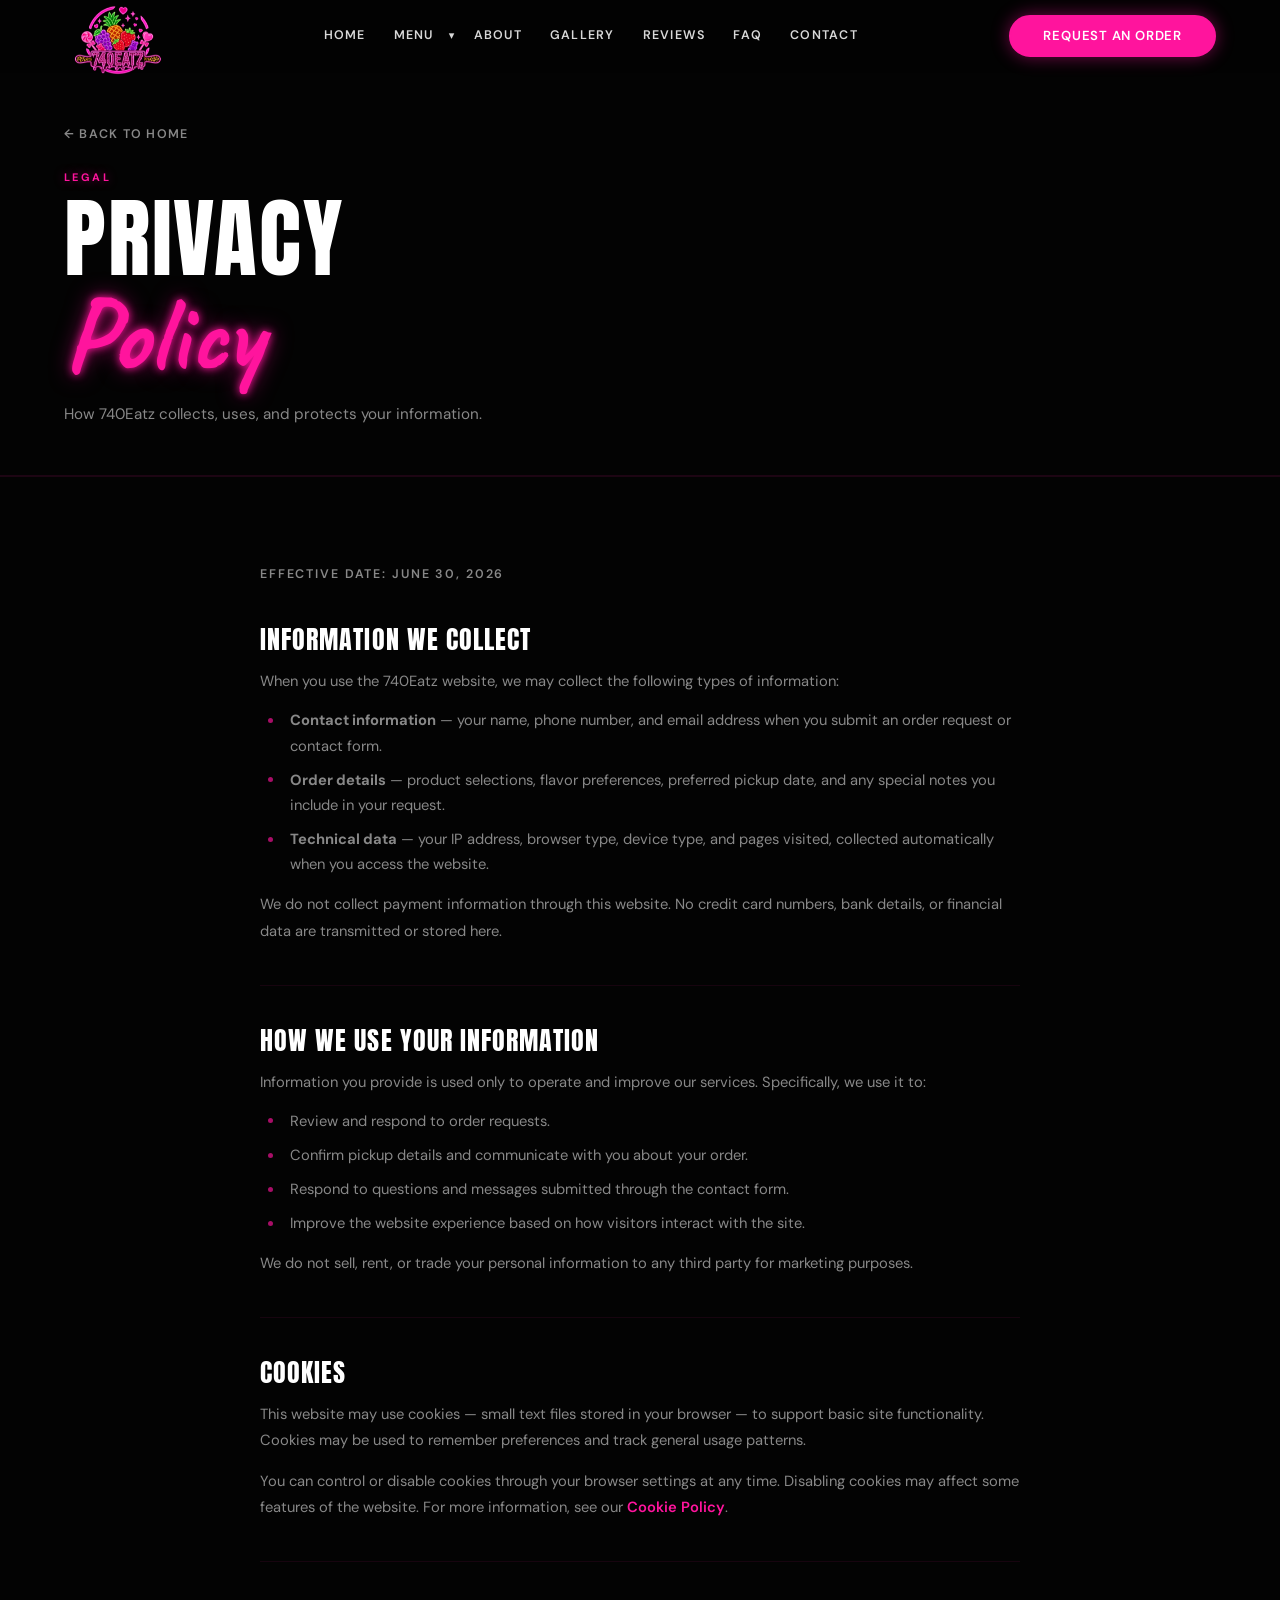
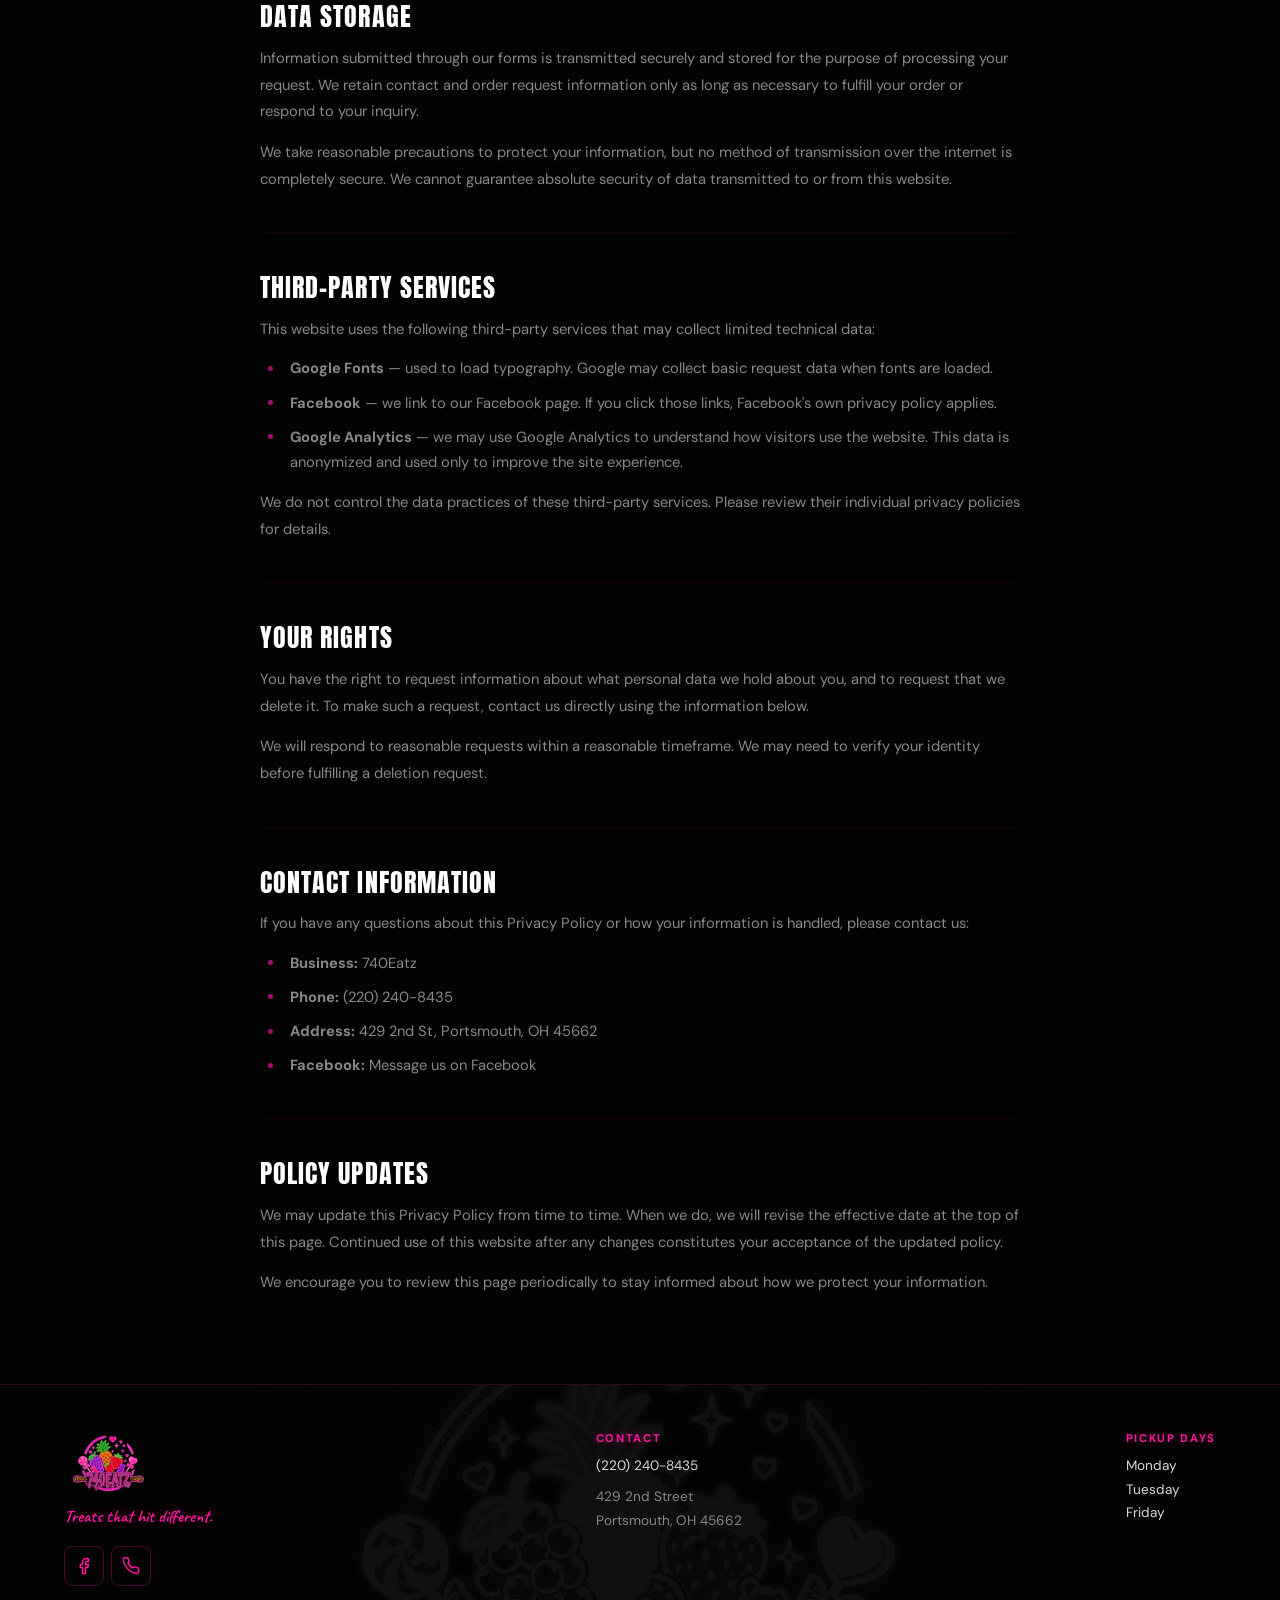
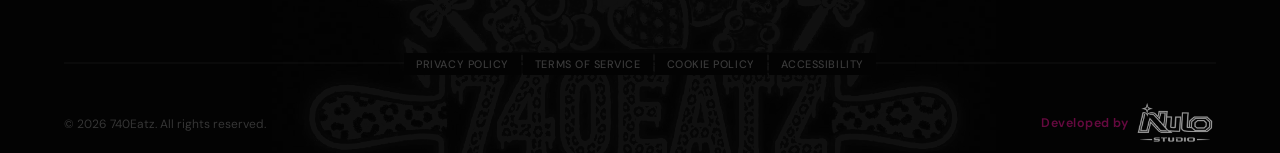
<file: privacyPolicy.html>
<!DOCTYPE html>

<html lang="en">

    <head>

        <meta charset="UTF-8">

        <meta
            name="viewport"
            content="width=device-width, initial-scale=1.0"
        >

        <meta
            name="description"
            content="Privacy Policy for 740Eatz in Portsmouth, OH. Learn how we collect, use, and protect your information."
        >

        <meta name="robots" content="index, follow">

        <meta name="theme-color" content="#ff149d">

        <meta name="author" content="740Eatz">

        <title>Privacy Policy | 740Eatz Portsmouth, OH</title>

        <link rel="preconnect" href="https://fonts.googleapis.com">

        <link rel="preconnect" href="https://fonts.gstatic.com" crossorigin>

        <link
            href="https://fonts.googleapis.com/css2?family=Anton&family=DM+Sans:opsz,wght@9..40,300;9..40,400;9..40,500;9..40,600&family=Caveat:wght@600;700&display=swap"
            rel="stylesheet"
        >

        <link rel="stylesheet" href="css/styleIndex.css">

        <link rel="stylesheet" href="css/stylePages.css">

        <!-- ── Favicon ── -->

        <link rel="shortcut icon" href="graphics/favicons/favicon.ico">

        <link rel="icon" href="graphics/favicons/favicon.svg" type="image/svg+xml">

        <link rel="icon" type="image/png" sizes="96x96" href="graphics/favicons/favicon-96x96.png">

        <link rel="apple-touch-icon" sizes="180x180" href="graphics/favicons/apple-touch-icon.png">

        <link rel="manifest" href="graphics/favicons/site.webmanifest">

        <link rel="canonical" href="https://740eatz.com/privacyPolicy.html">

        <!-- ── Page Schema ── -->

        <script type="application/ld+json">
        {
            "@context": "https://schema.org",
            "@type": "WebPage",
            "url": "https://740eatz.com/privacyPolicy.html",
            "name": "Privacy Policy | 740Eatz Portsmouth, OH",
            "description": "Privacy Policy for 740Eatz in Portsmouth, OH. Learn how we collect, use, and protect your information.",
            "inLanguage": "en-US",
            "isPartOf": {
                "@type": "WebSite",
                "name": "740Eatz",
                "url": "https://740eatz.com"
            },
            "publisher": {
                "@type": "Organization",
                "name": "740Eatz",
                "url": "https://740eatz.com"
            }
        }
        </script>

        <script type="application/ld+json">
        {
            "@context": "https://schema.org",
            "@type": "BreadcrumbList",
            "itemListElement": [
                {
                    "@type": "ListItem",
                    "position": 1,
                    "name": "Home",
                    "item": "https://740eatz.com/"
                },
                {
                    "@type": "ListItem",
                    "position": 2,
                    "name": "Privacy Policy",
                    "item": "https://740eatz.com/privacyPolicy.html"
                }
            ]
        }
        </script>

    </head>

    <body>

        <a class="skipToMain" href="#mainContent">Skip to main content</a>


        <!-- ============================================================
             AVAILABILITY BANNER
        ============================================================ -->

        <div class="siteBanner" id="siteBanner" role="alert" aria-live="polite" aria-atomic="true" aria-hidden="true">

            <div class="siteBannerInner">

                <p class="siteBannerHeading">Orders Closed This Week</p>

                <p class="siteBannerBody">We&rsquo;re taking a short break and aren&rsquo;t accepting new orders right now. Thank you for your patience.</p>

            </div>

        </div>


        <!-- ============================================================
             HEADER
        ============================================================ -->

        <header class="siteHeader" id="siteHeader">

            <div class="headerInner">

                <a class="logoLink" href="index.html" aria-label="740Eatz Home">

                    <img class="headerLogo" src="graphics/logos/TP740Logo.png" alt="740Eatz" width="120" height="72" decoding="async">

                </a>

                <nav class="siteNav" id="siteNav" aria-label="Main navigation">

                    <ul class="navList">

                        <li class="navItem"><a class="navLink" href="index.html">Home</a></li>

                        <li class="navItem navItemHasDropdown" id="menuDropdownItem">

                            <div class="navItemInner">
                                <a class="navLink" href="menu.html">Menu</a>
                                <button class="navChevronBtn" id="menuDropdownBtn" type="button" aria-haspopup="true" aria-expanded="false" aria-label="Menu categories"><span class="navCaret" aria-hidden="true">&#9660;</span></button>
                            </div>

                            <ul class="navSubList" id="menuDropdownList" role="menu">
                                <li role="none"><a class="navSubLink" href="menu.html#candiedFruit" role="menuitem">Candied Fruit</a></li>
                                <li role="none"><a class="navSubLink" href="menu.html#chocoStrawberries" role="menuitem">Chocolate Covered Strawberries</a></li>
                                <li role="none"><a class="navSubLink" href="menu.html#cheesecakeStrawberries" role="menuitem">Cheesecake Stuffed Strawberries</a></li>
                                <li role="none"><a class="navSubLink navSubLinkAll" href="menu.html" role="menuitem">View Full Menu &rarr;</a></li>
                            </ul>

                        </li>

                        <li class="navItem"><a class="navLink" href="about.html">About</a></li>

                        <li class="navItem"><a class="navLink" href="gallery.html">Gallery</a></li>

                        <li class="navItem"><a class="navLink" href="reviews.html">Reviews</a></li>

                        <li class="navItem"><a class="navLink" href="faq.html">FAQ</a></li>

                        <li class="navItem"><a class="navLink" href="contact.html">Contact</a></li>

                    </ul>

                </nav>

                <a class="btnPrimary headerCta" href="orderPage.html">Request an Order</a>

                <button class="burgerBtn" id="burgerBtn" type="button" aria-label="Open navigation menu" aria-expanded="false" aria-controls="siteNav">
                    <span class="burgerLine"></span>
                    <span class="burgerLine"></span>
                    <span class="burgerLine"></span>
                </button>

            </div>

        </header>


        <!-- ============================================================
             PAGE INTRO
        ============================================================ -->

        <div class="pageIntro" id="mainContent">

            <div class="pageIntroInner">

                <a class="pageBack" href="index.html">&larr; Back to Home</a>

                <span class="pageIntroLabel">Legal</span>

                <h1 class="pageIntroHeadline">

                    Privacy

                    <span class="accentScript">Policy</span>

                </h1>

                <p class="pageIntroSub">

                    How 740Eatz collects, uses, and protects your information.

                </p>

            </div>

        </div>


        <!-- ============================================================
             LEGAL CONTENT
        ============================================================ -->

        <section class="legalSection">

            <div class="sectionInner">

                <div class="legalContent">

                    <p class="legalDate">Effective Date: June 30, 2026</p>

                    <div class="legalBlock">

                        <h2 class="legalHeading">Information We Collect</h2>

                        <p class="legalText">

                            When you use the 740Eatz website, we may collect the following types of information:

                        </p>

                        <ul class="legalList">

                            <li><strong>Contact information</strong> — your name, phone number, and email address when you submit an order request or contact form.</li>

                            <li><strong>Order details</strong> — product selections, flavor preferences, preferred pickup date, and any special notes you include in your request.</li>

                            <li><strong>Technical data</strong> — your IP address, browser type, device type, and pages visited, collected automatically when you access the website.</li>

                        </ul>

                        <p class="legalText">

                            We do not collect payment information through this website. No credit card numbers, bank details, or financial data are transmitted or stored here.

                        </p>

                    </div>

                    <div class="legalBlock">

                        <h2 class="legalHeading">How We Use Your Information</h2>

                        <p class="legalText">

                            Information you provide is used only to operate and improve our services. Specifically, we use it to:

                        </p>

                        <ul class="legalList">

                            <li>Review and respond to order requests.</li>

                            <li>Confirm pickup details and communicate with you about your order.</li>

                            <li>Respond to questions and messages submitted through the contact form.</li>

                            <li>Improve the website experience based on how visitors interact with the site.</li>

                        </ul>

                        <p class="legalText">

                            We do not sell, rent, or trade your personal information to any third party for marketing purposes.

                        </p>

                    </div>

                    <div class="legalBlock">

                        <h2 class="legalHeading">Cookies</h2>

                        <p class="legalText">

                            This website may use cookies &mdash; small text files stored in your browser &mdash; to support basic site functionality. Cookies may be used to remember preferences and track general usage patterns.

                        </p>

                        <p class="legalText">

                            You can control or disable cookies through your browser settings at any time. Disabling cookies may affect some features of the website. For more information, see our <a href="cookiePolicy.html">Cookie Policy</a>.

                        </p>

                    </div>

                    <div class="legalBlock">

                        <h2 class="legalHeading">Data Storage</h2>

                        <p class="legalText">

                            Information submitted through our forms is transmitted securely and stored for the purpose of processing your request. We retain contact and order request information only as long as necessary to fulfill your order or respond to your inquiry.

                        </p>

                        <p class="legalText">

                            We take reasonable precautions to protect your information, but no method of transmission over the internet is completely secure. We cannot guarantee absolute security of data transmitted to or from this website.

                        </p>

                    </div>

                    <div class="legalBlock">

                        <h2 class="legalHeading">Third-Party Services</h2>

                        <p class="legalText">

                            This website uses the following third-party services that may collect limited technical data:

                        </p>

                        <ul class="legalList">

                            <li><strong>Google Fonts</strong> — used to load typography. Google may collect basic request data when fonts are loaded.</li>

                            <li><strong>Facebook</strong> — we link to our Facebook page. If you click those links, Facebook's own privacy policy applies.</li>

                            <li><strong>Google Analytics</strong> — we may use Google Analytics to understand how visitors use the website. This data is anonymized and used only to improve the site experience.</li>

                        </ul>

                        <p class="legalText">

                            We do not control the data practices of these third-party services. Please review their individual privacy policies for details.

                        </p>

                    </div>

                    <div class="legalBlock">

                        <h2 class="legalHeading">Your Rights</h2>

                        <p class="legalText">

                            You have the right to request information about what personal data we hold about you, and to request that we delete it. To make such a request, contact us directly using the information below.

                        </p>

                        <p class="legalText">

                            We will respond to reasonable requests within a reasonable timeframe. We may need to verify your identity before fulfilling a deletion request.

                        </p>

                    </div>

                    <div class="legalBlock">

                        <h2 class="legalHeading">Contact Information</h2>

                        <p class="legalText">

                            If you have any questions about this Privacy Policy or how your information is handled, please contact us:

                        </p>

                        <ul class="legalList">

                            <li><strong>Business:</strong> 740Eatz</li>

                            <li><strong>Phone:</strong> <a href="tel:+12202408435">(220) 240-8435</a></li>

                            <li><strong>Address:</strong> 429 2nd St, Portsmouth, OH 45662</li>

                            <li><strong>Facebook:</strong> <a href="https://www.facebook.com/profile.php?id=61558663167143" target="_blank" rel="noopener noreferrer">Message us on Facebook</a></li>

                        </ul>

                    </div>

                    <div class="legalBlock">

                        <h2 class="legalHeading">Policy Updates</h2>

                        <p class="legalText">

                            We may update this Privacy Policy from time to time. When we do, we will revise the effective date at the top of this page. Continued use of this website after any changes constitutes your acceptance of the updated policy.

                        </p>

                        <p class="legalText">

                            We encourage you to review this page periodically to stay informed about how we protect your information.

                        </p>

                    </div>

                </div>

            </div>

        </section>


        <!-- ============================================================
             FOOTER
        ============================================================ -->

        <footer class="siteFooter" id="footer">

            <div class="footerWatermark" aria-hidden="true">

                <img class="footerWatermarkImg" src="graphics/logos/digitalLogo.jpg" alt="" loading="lazy" decoding="async">

            </div>

            <div class="footerInner">

                <div class="footerTop">

                    <div class="footerBrand">

                        <img class="footerLogo" src="graphics/logos/TP740Logo.png" alt="740Eatz" width="120" height="59" decoding="async">

                        <p class="footerTagline">Treats that hit different.</p>

                        <div class="footerSocial" role="list">

                            <a class="footerSocialLink" role="listitem" href="https://www.facebook.com/profile.php?id=61558663167143" target="_blank" rel="noopener noreferrer" aria-label="Facebook">
                                <svg width="18" height="18" viewBox="0 0 24 24" fill="none" stroke="currentColor" stroke-width="2" stroke-linecap="round" stroke-linejoin="round" aria-hidden="true" focusable="false"><path d="M18 2h-3a5 5 0 0 0-5 5v3H7v4h3v8h4v-8h3l1-4h-4V7a1 1 0 0 1 1-1h3z"/></svg>
                            </a>

                            <a class="footerSocialLink" role="listitem" href="tel:+12202408435" aria-label="Phone">
                                <svg width="18" height="18" viewBox="0 0 24 24" fill="none" stroke="currentColor" stroke-width="2" stroke-linecap="round" stroke-linejoin="round" aria-hidden="true" focusable="false"><path d="M22 16.92v3a2 2 0 0 1-2.18 2 19.79 19.79 0 0 1-8.63-3.07A19.5 19.5 0 0 1 4.69 12a19.79 19.79 0 0 1-3.07-8.67A2 2 0 0 1 3.6 1h3a2 2 0 0 1 2 1.72 12.84 12.84 0 0 0 .7 2.81 2 2 0 0 1-.45 2.11L8.09 8.58a16 16 0 0 0 6.06 6.06l.85-.85a2 2 0 0 1 2.11-.45 12.84 12.84 0 0 0 2.81.7A2 2 0 0 1 22 16.92z"/></svg>
                            </a>

                        </div>

                    </div>

                    <div class="footerInfo">

                        <h4 class="footerHeading">Contact</h4>

                        <p class="footerText"><a class="footerLink" href="tel:+12202408435">(220) 240-8435</a></p>

                        <address class="footerAddress">

                            429 2nd Street<br>Portsmouth, OH 45662

                        </address>

                    </div>

                    <div class="footerInfo">

                        <h4 class="footerHeading">Pickup Days</h4>

                        <ul class="footerPickupDays" id="footerPickupDays">
                            <li>Monday</li>
                            <li>Tuesday</li>
                            <li>Friday</li>
                        </ul>

                    </div>

                </div>

                <!-- ── Legal Navigation ── -->

                <nav class="footerLegal" aria-label="Legal">

                    <ul class="footerLegalNav">

                        <li><a class="footerLegalLink" href="privacyPolicy.html">Privacy Policy</a></li>

                        <li><a class="footerLegalLink" href="termsOfService.html">Terms of Service</a></li>

                        <li><a class="footerLegalLink" href="cookiePolicy.html">Cookie Policy</a></li>

                        <li><a class="footerLegalLink" href="accessibilityStatement.html">Accessibility</a></li>

                    </ul>

                </nav>

                <div class="footerBottom">

                    <p class="footerCopyright">&copy; <span id="copyrightYear"></span> <span class="businessName">740Eatz</span>. All rights reserved.</p>

                    <a class="footerDevCredit" href="https://nulostudio.com" target="_blank" rel="noopener noreferrer">

                        <span class="footerDevText">Developed by</span>

                        <img class="footerDevLogo" src="graphics/logos/TPNulo_StudioLogo.png" alt="Nulo Studio" width="120" height="55" loading="lazy" decoding="async">

                    </a>

                </div>

            </div>

        </footer>

        <script src="js/siteJS.js"></script>

    </body>

</html>
</file>
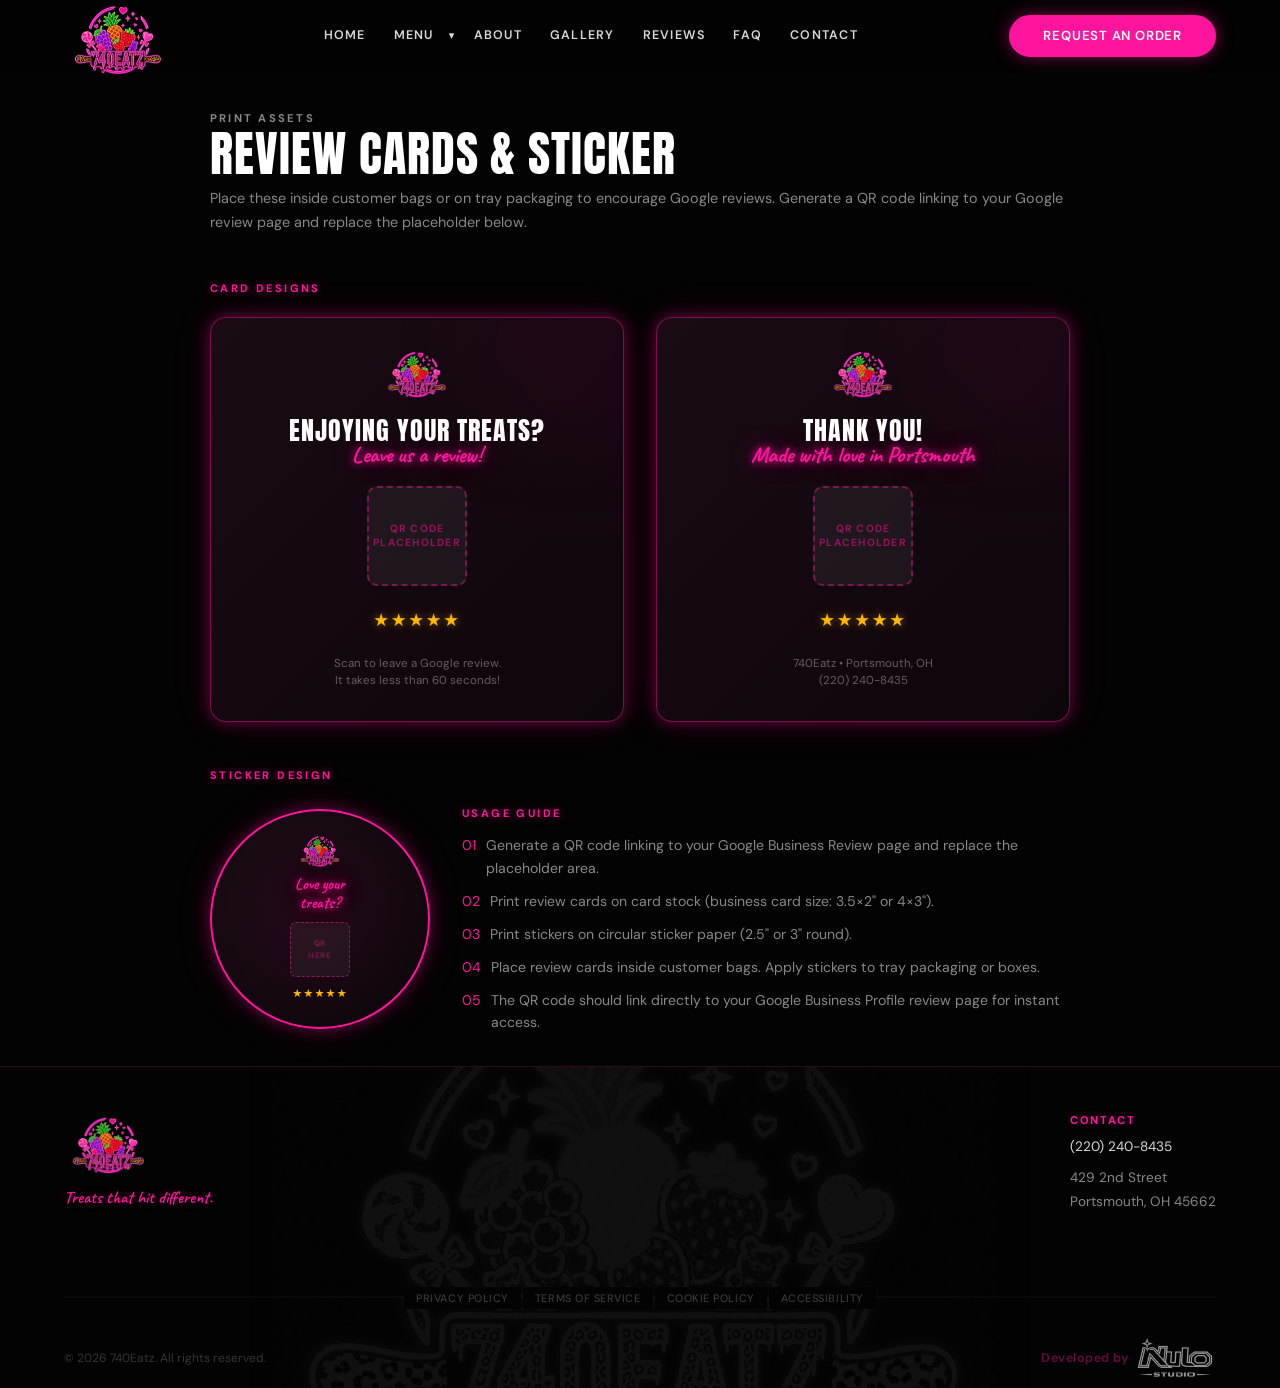
<file: review-card.html>
<!DOCTYPE html>

<html lang="en">

    <head>

        <meta charset="UTF-8">

        <meta
            name="viewport"
            content="width=device-width, initial-scale=1.0"
        >

        <meta name="robots" content="noindex, nofollow">

        <title>Review Card Assets | 740Eatz</title>

        <link rel="preconnect" href="https://fonts.googleapis.com">

        <link rel="preconnect" href="https://fonts.gstatic.com" crossorigin>

        <link
            href="https://fonts.googleapis.com/css2?family=Anton&family=DM+Sans:opsz,wght@9..40,300;9..40,400;9..40,500;9..40,600&family=Caveat:wght@600;700&display=swap"
            rel="stylesheet"
        >

        <link rel="stylesheet" href="css/styleIndex.css">

        <link rel="stylesheet" href="css/stylePages.css">

        <!-- ── Favicon ── -->

        <link rel="shortcut icon" href="graphics/favicons/favicon.ico">

        <link rel="icon" href="graphics/favicons/favicon.svg" type="image/svg+xml">

        <link rel="icon" type="image/png" sizes="96x96" href="graphics/favicons/favicon-96x96.png">

        <link rel="apple-touch-icon" sizes="180x180" href="graphics/favicons/apple-touch-icon.png">

        <link rel="manifest" href="graphics/favicons/site.webmanifest">

    </head>

    <body>

        <a class="skipToMain" href="#mainContent">Skip to main content</a>


        <!-- ============================================================
             AVAILABILITY BANNER
        ============================================================ -->

        <div class="siteBanner" id="siteBanner" role="alert" aria-live="polite" aria-atomic="true" aria-hidden="true">

            <div class="siteBannerInner">

                <p class="siteBannerHeading">Orders Closed This Week</p>

                <p class="siteBannerBody">We&rsquo;re taking a short break and aren&rsquo;t accepting new orders right now. Thank you for your patience.</p>

            </div>

        </div>


        <!-- ============================================================
             HEADER
        ============================================================ -->

        <header class="siteHeader" id="siteHeader">

            <div class="headerInner">

                <a class="logoLink" href="index.html" aria-label="740Eatz Home">

                    <img class="headerLogo" src="graphics/logos/TP740Logo.png" alt="740Eatz" width="120" height="72" decoding="async">

                </a>

                <nav class="siteNav" id="siteNav" aria-label="Main navigation">

                    <ul class="navList">

                        <li class="navItem"><a class="navLink" href="index.html">Home</a></li>

                        <li class="navItem navItemHasDropdown" id="menuDropdownItem">

                            <div class="navItemInner">
                                <a class="navLink" href="menu.html">Menu</a>
                                <button class="navChevronBtn" id="menuDropdownBtn" type="button" aria-haspopup="true" aria-expanded="false" aria-label="Menu categories"><span class="navCaret" aria-hidden="true">&#9660;</span></button>
                            </div>

                            <ul class="navSubList" id="menuDropdownList" role="menu">
                                <li role="none"><a class="navSubLink" href="menu.html#candiedFruit" role="menuitem">Candied Fruit</a></li>
                                <li role="none"><a class="navSubLink" href="menu.html#chocoStrawberries" role="menuitem">Chocolate Covered Strawberries</a></li>
                                <li role="none"><a class="navSubLink" href="menu.html#cheesecakeStrawberries" role="menuitem">Cheesecake Stuffed Strawberries</a></li>
                                <li role="none"><a class="navSubLink navSubLinkAll" href="menu.html" role="menuitem">View Full Menu &rarr;</a></li>
                            </ul>

                        </li>

                        <li class="navItem"><a class="navLink" href="about.html">About</a></li>

                        <li class="navItem"><a class="navLink" href="gallery.html">Gallery</a></li>

                        <li class="navItem"><a class="navLink" href="reviews.html">Reviews</a></li>

                        <li class="navItem"><a class="navLink" href="faq.html">FAQ</a></li>

                        <li class="navItem"><a class="navLink" href="contact.html">Contact</a></li>

                    </ul>

                </nav>

                <a class="btnPrimary headerCta" href="orderPage.html">Request an Order</a>

                <button class="burgerBtn" id="burgerBtn" type="button" aria-label="Open navigation menu" aria-expanded="false" aria-controls="siteNav">
                    <span class="burgerLine"></span>
                    <span class="burgerLine"></span>
                    <span class="burgerLine"></span>
                </button>

            </div>

        </header>


        <!-- ============================================================
             REVIEW CARD PAGE
        ============================================================ -->

        <main class="reviewCardPage" id="mainContent">

            <div class="reviewCardPageInner">

                <div>

                    <span class="reviewCardPageLabel">Print Assets</span>

                    <h1 class="reviewCardPageHeadline">Review Cards &amp; Sticker</h1>

                    <p class="reviewCardPageSub">

                        Place these inside customer bags or on tray packaging to encourage Google reviews. Generate a QR code linking to your Google review page and replace the placeholder below.

                    </p>

                </div>

                <!-- ── Review Cards ── -->

                <div>

                    <h2 class="sectionLabel reviewCardSectionLabel">Card Designs</h2>

                    <div class="reviewPrintArea">

                        <!-- Card 1: Primary Review Card -->

                        <div class="reviewPrintCard" aria-label="740Eatz Review Card">

                            <img
                                class="reviewCardLogo"
                                src="graphics/logos/TP740Logo.png"
                                alt="740Eatz"
                                width="96"
                                height="48"
                                decoding="async"
                            >

                            <div>

                                <h2 class="reviewCardHeadline">Enjoying your treats?</h2>

                                <p class="reviewCardScript">Leave us a review!</p>

                            </div>

                            <div
                                class="reviewQrPlaceholder"
                                aria-label="QR Code placeholder — replace with Google Review QR code"
                            >

                                QR Code<br>Placeholder

                            </div>

                            <div class="reviewCardStars" aria-label="5 stars">

                                &#9733;&#9733;&#9733;&#9733;&#9733;

                            </div>

                            <p class="reviewCardNote">

                                Scan to leave a Google review.<br>

                                It takes less than 60 seconds!

                            </p>

                        </div>

                        <!-- Card 2: Thank You Card -->

                        <div class="reviewPrintCard" aria-label="740Eatz Thank You Card">

                            <img
                                class="reviewCardLogo"
                                src="graphics/logos/TP740Logo.png"
                                alt="740Eatz"
                                width="96"
                                height="48"
                                decoding="async"
                            >

                            <div>

                                <h2 class="reviewCardHeadline">Thank You!</h2>

                                <p class="reviewCardScript">Made with love in Portsmouth</p>

                            </div>

                            <div
                                class="reviewQrPlaceholder"
                                aria-label="QR Code placeholder"
                            >

                                QR Code<br>Placeholder

                            </div>

                            <div class="reviewCardStars" aria-label="5 stars">

                                &#9733;&#9733;&#9733;&#9733;&#9733;

                            </div>

                            <p class="reviewCardNote">

                                740Eatz &bull; Portsmouth, OH<br>

                                (220) 240-8435

                            </p>

                        </div>

                    </div>

                </div>

                <!-- ── Sticker Design ── -->

                <div>

                    <h2 class="sectionLabel reviewCardSectionLabel">Sticker Design</h2>

                    <div class="reviewCardStickerRow">

                        <!-- Round Sticker -->

                        <div class="reviewStickerCard" aria-label="740Eatz Review Sticker">

                            <img
                                class="reviewStickerLogo"
                                src="graphics/logos/TP740Logo.png"
                                alt="740Eatz"
                                width="64"
                                height="32"
                                decoding="async"
                            >

                            <p class="reviewStickerText">

                                Love your<br>treats?

                            </p>

                            <div
                                class="reviewStickerQr"
                                aria-label="QR Code placeholder"
                            >

                                QR<br>Here

                            </div>

                            <p class="reviewStickerStars" aria-label="Stars">&#9733;&#9733;&#9733;&#9733;&#9733;</p>

                        </div>

                        <div class="reviewCardUsageColumn">

                            <p class="sectionLabel reviewCardUsageLabel">Usage Guide</p>

                            <ul class="reviewCardUsageList">

                                <li class="reviewCardUsageItem">

                                    <span class="reviewCardUsageNum">01</span>

                                    Generate a QR code linking to your Google Business Review page and replace the placeholder area.

                                </li>

                                <li class="reviewCardUsageItem">

                                    <span class="reviewCardUsageNum">02</span>

                                    Print review cards on card stock (business card size: 3.5&times;2&quot; or 4&times;3&quot;).

                                </li>

                                <li class="reviewCardUsageItem">

                                    <span class="reviewCardUsageNum">03</span>

                                    Print stickers on circular sticker paper (2.5&quot; or 3&quot; round).

                                </li>

                                <li class="reviewCardUsageItem">

                                    <span class="reviewCardUsageNum">04</span>

                                    Place review cards inside customer bags. Apply stickers to tray packaging or boxes.

                                </li>

                                <li class="reviewCardUsageItem">

                                    <span class="reviewCardUsageNum">05</span>

                                    The QR code should link directly to your Google Business Profile review page for instant access.

                                </li>

                            </ul>

                        </div>

                    </div>

                </div>

            </div>

        </main>


        <!-- ============================================================
             FOOTER
        ============================================================ -->

        <footer class="siteFooter" id="footer">

            <div class="footerWatermark" aria-hidden="true">

                <img class="footerWatermarkImg" src="graphics/logos/digitalLogo.jpg" alt="" loading="lazy" decoding="async">

            </div>

            <div class="footerInner">

                <div class="footerTop">

                    <div class="footerBrand">

                        <img class="footerLogo" src="graphics/logos/TP740Logo.png" alt="740Eatz" width="120" height="59" decoding="async">

                        <p class="footerTagline">Treats that hit different.</p>

                    </div>

                    <div class="footerInfo">

                        <h4 class="footerHeading">Contact</h4>

                        <p class="footerText"><a class="footerLink" href="tel:+12202408435">(220) 240-8435</a></p>

                        <address class="footerAddress">

                            429 2nd Street<br>Portsmouth, OH 45662

                        </address>

                    </div>

                </div>

                <!-- ── Legal Navigation ── -->

                <nav class="footerLegal" aria-label="Legal">

                    <ul class="footerLegalNav">

                        <li><a class="footerLegalLink" href="privacyPolicy.html">Privacy Policy</a></li>

                        <li><a class="footerLegalLink" href="termsOfService.html">Terms of Service</a></li>

                        <li><a class="footerLegalLink" href="cookiePolicy.html">Cookie Policy</a></li>

                        <li><a class="footerLegalLink" href="accessibilityStatement.html">Accessibility</a></li>

                    </ul>

                </nav>

                <div class="footerBottom">

                    <p class="footerCopyright">&copy; <span id="copyrightYear"></span> <span class="businessName">740Eatz</span>. All rights reserved.</p>

                    <a class="footerDevCredit" href="https://nulostudio.com" target="_blank" rel="noopener noreferrer">

                        <span class="footerDevText">Developed by</span>

                        <img class="footerDevLogo" src="graphics/logos/TPNulo_StudioLogo.png" alt="Nulo Studio" width="120" height="55" loading="lazy" decoding="async">

                    </a>

                </div>

            </div>

        </footer>

        <script src="js/siteJS.js"></script>

    </body>

</html>
</file>
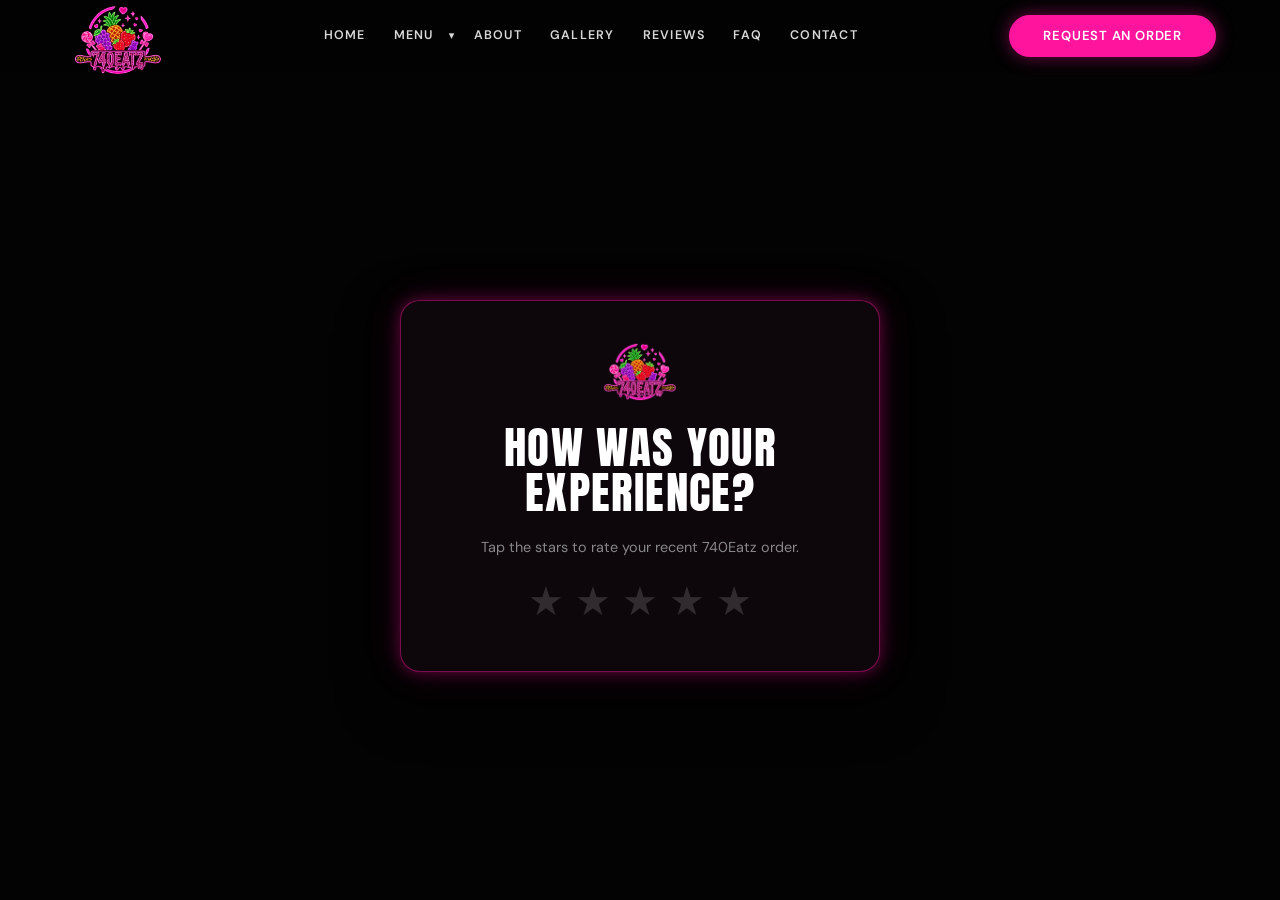
<file: review-funnel.html>
<!DOCTYPE html>

<html lang="en">

    <head>

        <meta charset="UTF-8">

        <meta
            name="viewport"
            content="width=device-width, initial-scale=1.0"
        >

        <meta
            name="description"
            content="Leave a review for 740Eatz in Portsmouth, OH. Share your experience with our custom desserts."
        >

        <meta name="robots" content="noindex, follow">

        <title>Leave a Review | 740Eatz</title>

        <link rel="preconnect" href="https://fonts.googleapis.com">

        <link rel="preconnect" href="https://fonts.gstatic.com" crossorigin>

        <link
            href="https://fonts.googleapis.com/css2?family=Anton&family=DM+Sans:opsz,wght@9..40,300;9..40,400;9..40,500;9..40,600&family=Caveat:wght@600;700&display=swap"
            rel="stylesheet"
        >

        <link rel="stylesheet" href="css/styleIndex.css">

        <link rel="stylesheet" href="css/stylePages.css">

        <!-- ── Favicon ── -->

        <link rel="shortcut icon" href="graphics/favicons/favicon.ico">

        <link rel="icon" href="graphics/favicons/favicon.svg" type="image/svg+xml">

        <link rel="icon" type="image/png" sizes="96x96" href="graphics/favicons/favicon-96x96.png">

        <link rel="apple-touch-icon" sizes="180x180" href="graphics/favicons/apple-touch-icon.png">

        <link rel="manifest" href="graphics/favicons/site.webmanifest">

    </head>

    <body>

        <a class="skipToMain" href="#mainContent">Skip to main content</a>


        <!-- ============================================================
             AVAILABILITY BANNER
        ============================================================ -->

        <div class="siteBanner" id="siteBanner" role="alert" aria-live="polite" aria-atomic="true" aria-hidden="true">

            <div class="siteBannerInner">

                <p class="siteBannerHeading">Orders Closed This Week</p>

                <p class="siteBannerBody">We&rsquo;re taking a short break and aren&rsquo;t accepting new orders right now. Thank you for your patience.</p>

            </div>

        </div>


        <!-- ============================================================
             HEADER (minimal)
        ============================================================ -->

        <header class="siteHeader" id="siteHeader">

            <div class="headerInner">

                <a class="logoLink" href="index.html" aria-label="740Eatz Home">

                    <img class="headerLogo" src="graphics/logos/TP740Logo.png" alt="740Eatz" width="120" height="72" decoding="async">

                </a>

                <nav class="siteNav" id="siteNav" aria-label="Main navigation">

                    <ul class="navList">

                        <li class="navItem"><a class="navLink" href="index.html">Home</a></li>

                        <li class="navItem navItemHasDropdown" id="menuDropdownItem">

                            <div class="navItemInner">
                                <a class="navLink" href="menu.html">Menu</a>
                                <button class="navChevronBtn" id="menuDropdownBtn" type="button" aria-haspopup="true" aria-expanded="false" aria-label="Menu categories"><span class="navCaret" aria-hidden="true">&#9660;</span></button>
                            </div>

                            <ul class="navSubList" id="menuDropdownList" role="menu">
                                <li role="none"><a class="navSubLink" href="menu.html#candiedFruit" role="menuitem">Candied Fruit</a></li>
                                <li role="none"><a class="navSubLink" href="menu.html#chocoStrawberries" role="menuitem">Chocolate Covered Strawberries</a></li>
                                <li role="none"><a class="navSubLink" href="menu.html#cheesecakeStrawberries" role="menuitem">Cheesecake Stuffed Strawberries</a></li>
                                <li role="none"><a class="navSubLink navSubLinkAll" href="menu.html" role="menuitem">View Full Menu &rarr;</a></li>
                            </ul>

                        </li>

                        <li class="navItem"><a class="navLink" href="about.html">About</a></li>

                        <li class="navItem"><a class="navLink" href="gallery.html">Gallery</a></li>

                        <li class="navItem"><a class="navLink" href="reviews.html">Reviews</a></li>

                        <li class="navItem"><a class="navLink" href="faq.html">FAQ</a></li>

                        <li class="navItem"><a class="navLink" href="contact.html">Contact</a></li>

                    </ul>

                </nav>

                <a class="btnPrimary headerCta" href="orderPage.html">Request an Order</a>

                <button class="burgerBtn" id="burgerBtn" type="button" aria-label="Open navigation menu" aria-expanded="false" aria-controls="siteNav">
                    <span class="burgerLine"></span>
                    <span class="burgerLine"></span>
                    <span class="burgerLine"></span>
                </button>

            </div>

        </header>


        <!-- ============================================================
             REVIEW FUNNEL
        ============================================================ -->

        <main class="funnelPage" id="mainContent">

            <div class="funnelCard">

                <img
                    class="funnelLogo"
                    src="graphics/logos/TP740Logo.png"
                    alt="740Eatz"
                    width="120"
                    height="60"
                    decoding="async"
                >

                <!-- ── Step 1: Star Rating ── -->

                <div class="funnelStep" id="funnelStep1">

                    <h1 class="funnelHeadline">How was your experience?</h1>

                    <p class="funnelSub">

                        Tap the stars to rate your recent 740Eatz order.

                    </p>

                    <div
                        class="starRatingRow"
                        id="starRatingRow"
                        role="group"
                        aria-label="Rate your experience from 1 to 5 stars"
                    >

                        <button
                            class="starBtn"
                            type="button"
                            data-value="1"
                            aria-label="1 star"
                        >&#9733;</button>

                        <button
                            class="starBtn"
                            type="button"
                            data-value="2"
                            aria-label="2 stars"
                        >&#9733;</button>

                        <button
                            class="starBtn"
                            type="button"
                            data-value="3"
                            aria-label="3 stars"
                        >&#9733;</button>

                        <button
                            class="starBtn"
                            type="button"
                            data-value="4"
                            aria-label="4 stars"
                        >&#9733;</button>

                        <button
                            class="starBtn"
                            type="button"
                            data-value="5"
                            aria-label="5 stars"
                        >&#9733;</button>

                    </div>

                </div>

                <!-- ── Step 2b: 1-3 Stars → Internal Feedback ── -->

                <div class="funnelStep funnelStepHidden" id="funnelStep2Negative">

                    <h2 class="funnelHeadline">We&rsquo;re Sorry to Hear That</h2>

                    <p class="funnelSub">

                        Your experience matters to us. Please share what went wrong &mdash; we&rsquo;d love the chance to make it right.

                    </p>

                    <form
                        class="funnelFeedbackForm"
                        id="funnelFeedbackForm"
                        novalidate
                    >

                        <div class="formGroup">

                            <label class="formLabel" for="funnelName">Your Name</label>

                            <input
                                class="formInput"
                                type="text"
                                id="funnelName"
                                name="name"
                                placeholder="First name"
                                autocomplete="given-name"
                            >

                        </div>

                        <div class="formGroup">

                            <label class="formLabel" for="funnelPhone">Phone or Email</label>

                            <input
                                class="formInput"
                                type="text"
                                id="funnelPhone"
                                name="contact"
                                placeholder="Best way to reach you"
                            >

                        </div>

                        <div class="formGroup">

                            <label class="formLabel" for="funnelFeedback">What Went Wrong?</label>

                            <textarea
                                class="formTextarea"
                                id="funnelFeedback"
                                name="feedback"
                                placeholder="Tell us what happened and how we can improve&#8230;"
                                rows="4"
                                required
                            ></textarea>

                        </div>

                        <div
                            class="formFeedback"
                            id="funnelFormFeedback"
                            role="status"
                            aria-live="polite"
                        ></div>

                        <button
                            class="btnPrimary funnelSubmitBtn"
                            type="submit"
                            id="funnelSubmitBtn"
                        >

                            Send Feedback

                        </button>

                        <p class="funnelFeedbackNote">

                            This goes directly to 740Eatz, not to a public review platform.

                        </p>

                    </form>

                </div>

                <!-- ── Step 3: Thank You ── -->

                <div class="funnelStep funnelStepHidden" id="funnelStep3">

                    <p class="funnelThankYouIcon" aria-hidden="true">&#9829;</p>

                    <h2 class="funnelHeadline">Thank You!</h2>

                    <p class="funnelSub">

                        Your feedback has been sent to 740Eatz. We appreciate you taking the time.

                    </p>

                    <a class="btnOutline" href="index.html">Back to Home</a>

                </div>

            </div>

        </main>

        <script src="js/siteJS.js"></script>

    </body>

</html>
</file>
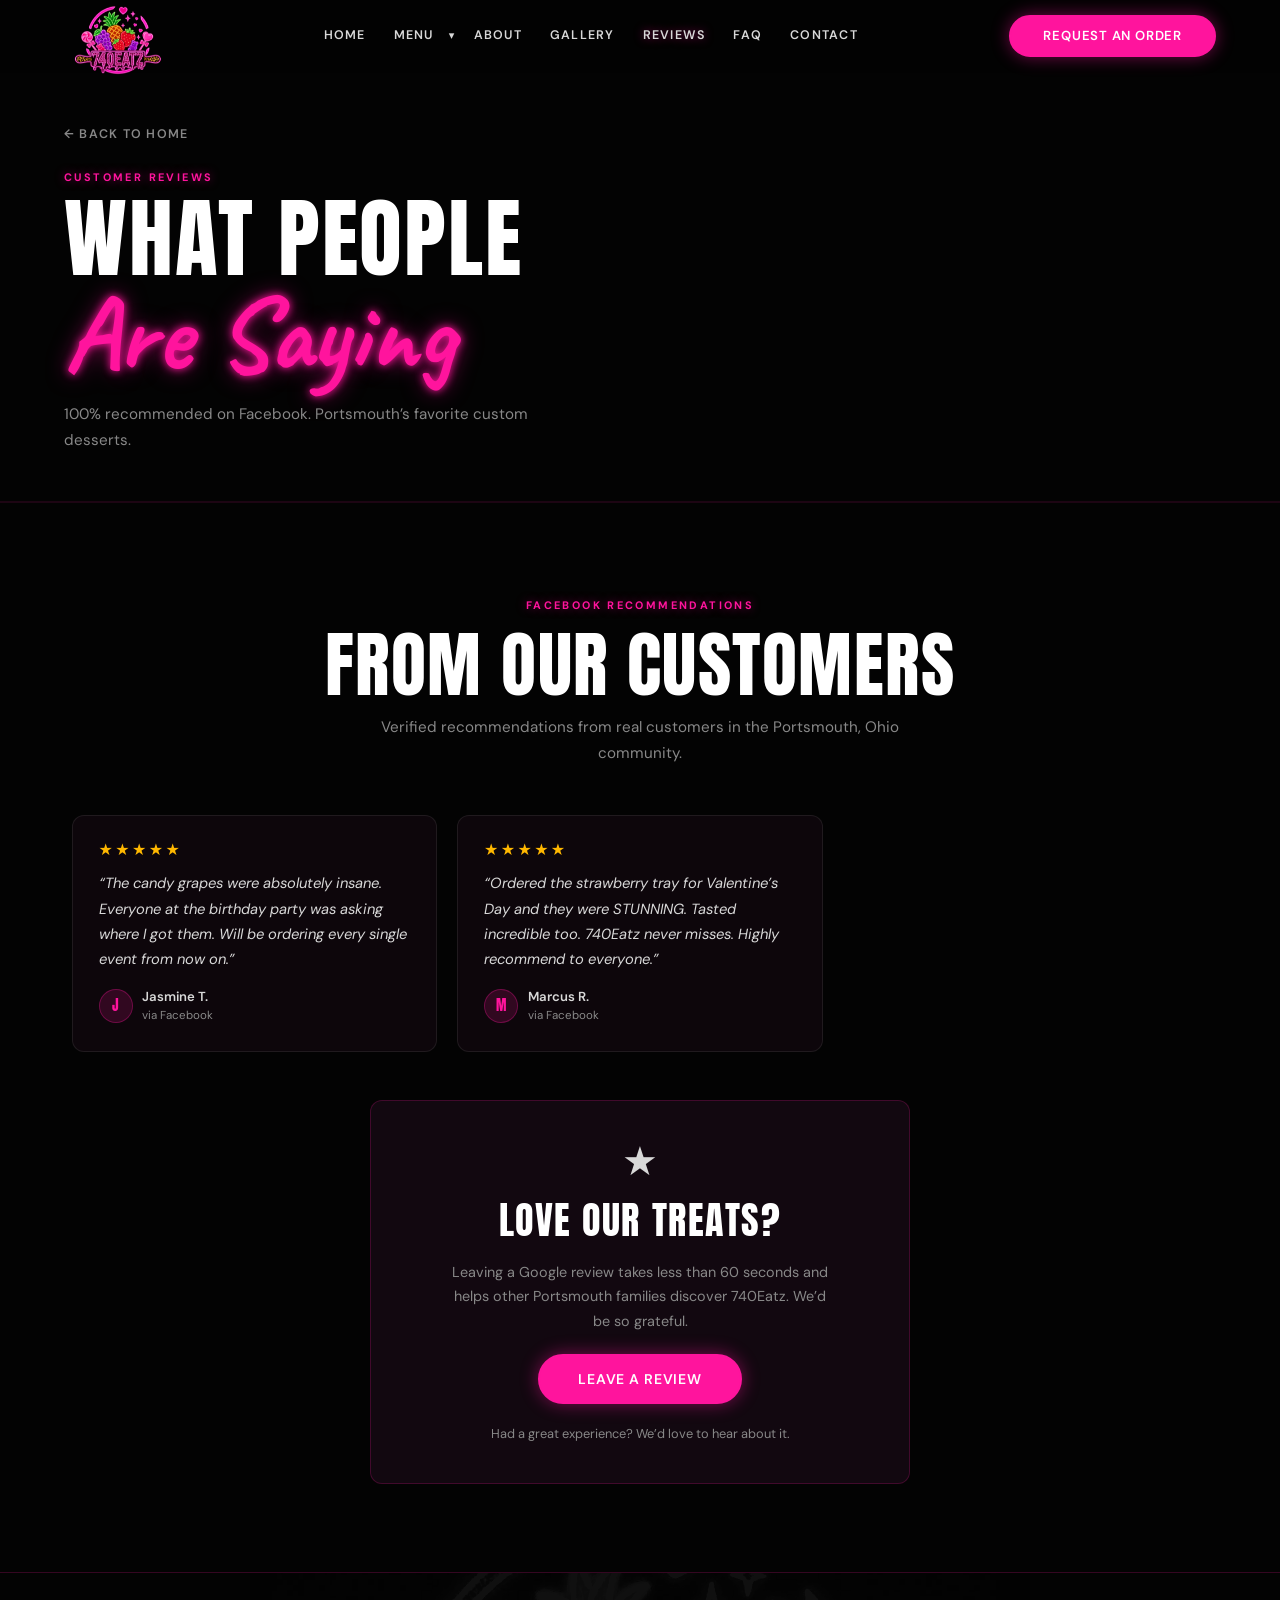
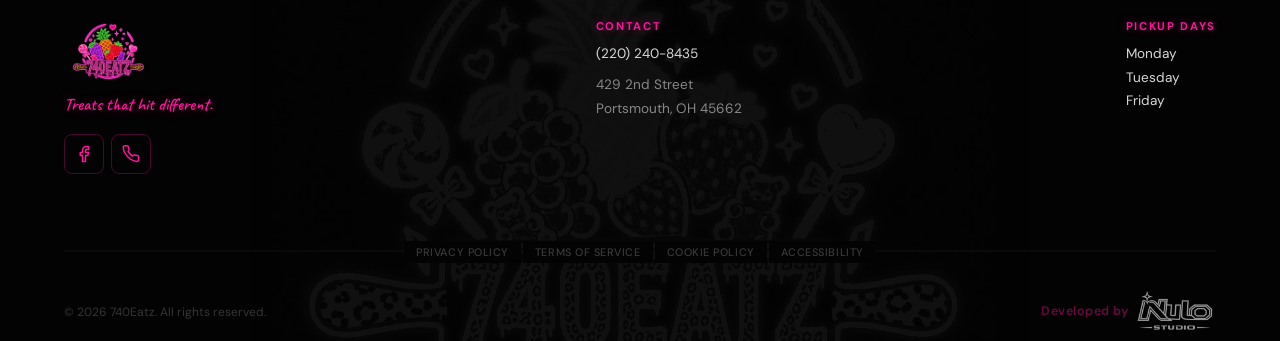
<file: reviews.html>
<!DOCTYPE html>

<html lang="en">

    <head>

        <meta charset="UTF-8">

        <meta
            name="viewport"
            content="width=device-width, initial-scale=1.0"
        >

        <meta
            name="description"
            content="740Eatz Reviews — See what customers are saying. 100% recommended on Facebook. Leave a Google review and help us grow in Portsmouth, OH."
        >

        <meta name="robots" content="index, follow">

        <meta name="theme-color" content="#ff149d">

        <meta name="author" content="740Eatz">

        <!-- ── Open Graph ── -->

        <meta property="og:type" content="website">

        <meta property="og:site_name" content="740Eatz">

        <meta property="og:url" content="https://740eatz.com/reviews.html">

        <meta property="og:locale" content="en_US">

        <meta property="og:title" content="Reviews | 740Eatz Portsmouth, OH">

        <meta property="og:description" content="100% recommended. See what customers in Portsmouth, Ohio say about 740Eatz custom desserts.">

        <meta property="og:image" content="https://740eatz.com/graphics/images/mainChocoFruit.jpg">

        <!-- ── Twitter Card ── -->

        <meta name="twitter:card" content="summary_large_image">

        <meta name="twitter:title" content="Reviews | 740Eatz Portsmouth, OH">

        <meta name="twitter:description" content="100% recommended. See what customers in Portsmouth, Ohio say about 740Eatz custom desserts.">

        <meta name="twitter:image" content="https://740eatz.com/graphics/images/mainChocoFruit.jpg">

        <title>Reviews | 740Eatz &mdash; Customer Reviews Portsmouth, OH</title>

        <link rel="preconnect" href="https://fonts.googleapis.com">

        <link rel="preconnect" href="https://fonts.gstatic.com" crossorigin>

        <link
            href="https://fonts.googleapis.com/css2?family=Anton&family=DM+Sans:opsz,wght@9..40,300;9..40,400;9..40,500;9..40,600&family=Caveat:wght@600;700&display=swap"
            rel="stylesheet"
        >

        <link rel="stylesheet" href="css/styleIndex.css">

        <link rel="stylesheet" href="css/stylePages.css">

        <!-- ── Favicon ── -->

        <link rel="shortcut icon" href="graphics/favicons/favicon.ico">

        <link rel="icon" href="graphics/favicons/favicon.svg" type="image/svg+xml">

        <link rel="icon" type="image/png" sizes="96x96" href="graphics/favicons/favicon-96x96.png">

        <link rel="apple-touch-icon" sizes="180x180" href="graphics/favicons/apple-touch-icon.png">

        <link rel="manifest" href="graphics/favicons/site.webmanifest">

        <link rel="canonical" href="https://740eatz.com/reviews.html">

        <script type="application/ld+json">
        {
            "@context": "https://schema.org",
            "@type": "LocalBusiness",
            "name": "740Eatz",
            "url": "https://740eatz.com",
            "review": [
                {
                    "@type": "Review",
                    "reviewBody": "The candy grapes were absolutely insane. Everyone at the birthday party was asking where I got them. Will be ordering every single event from now on.",
                    "reviewRating": {
                        "@type": "Rating",
                        "ratingValue": "5",
                        "bestRating": "5"
                    },
                    "author": {
                        "@type": "Person",
                        "name": "Jasmine T."
                    }
                },
                {
                    "@type": "Review",
                    "reviewBody": "Ordered the strawberry tray for Valentine's Day and they were STUNNING. Tasted incredible too. 740Eatz never misses. Highly recommend to everyone.",
                    "reviewRating": {
                        "@type": "Rating",
                        "ratingValue": "5",
                        "bestRating": "5"
                    },
                    "author": {
                        "@type": "Person",
                        "name": "Marcus R."
                    }
                }
            ],
            "aggregateRating": {
                "@type": "AggregateRating",
                "ratingValue": "5",
                "reviewCount": "2",
                "bestRating": "5"
            }
        }
        </script>

        <!-- ── Page Schema ── -->

        <script type="application/ld+json">
        {
            "@context": "https://schema.org",
            "@type": "WebPage",
            "url": "https://740eatz.com/reviews.html",
            "name": "Reviews | 740Eatz — Customer Reviews Portsmouth, OH",
            "description": "740Eatz Reviews — See what customers are saying. 100% recommended on Facebook. Leave a Google review and help us grow in Portsmouth, OH.",
            "inLanguage": "en-US",
            "isPartOf": {
                "@type": "WebSite",
                "name": "740Eatz",
                "url": "https://740eatz.com"
            },
            "publisher": {
                "@type": "Organization",
                "name": "740Eatz",
                "url": "https://740eatz.com"
            }
        }
        </script>

        <script type="application/ld+json">
        {
            "@context": "https://schema.org",
            "@type": "BreadcrumbList",
            "itemListElement": [
                {
                    "@type": "ListItem",
                    "position": 1,
                    "name": "Home",
                    "item": "https://740eatz.com/"
                },
                {
                    "@type": "ListItem",
                    "position": 2,
                    "name": "Reviews",
                    "item": "https://740eatz.com/reviews.html"
                }
            ]
        }
        </script>

    </head>

    <body>

        <a class="skipToMain" href="#mainContent">Skip to main content</a>


        <!-- ============================================================
             AVAILABILITY BANNER
        ============================================================ -->

        <div class="siteBanner" id="siteBanner" role="alert" aria-live="polite" aria-atomic="true" aria-hidden="true">

            <div class="siteBannerInner">

                <p class="siteBannerHeading">Orders Closed This Week</p>

                <p class="siteBannerBody">We&rsquo;re taking a short break and aren&rsquo;t accepting new orders right now. Thank you for your patience.</p>

            </div>

        </div>


        <!-- ============================================================
             HEADER
        ============================================================ -->

        <header class="siteHeader" id="siteHeader">

            <div class="headerInner">

                <a class="logoLink" href="index.html" aria-label="740Eatz Home">

                    <img class="headerLogo" src="graphics/logos/TP740Logo.png" alt="740Eatz" width="120" height="72" decoding="async">

                </a>

                <nav class="siteNav" id="siteNav" aria-label="Main navigation">

                    <ul class="navList">

                        <li class="navItem"><a class="navLink" href="index.html">Home</a></li>

                        <li class="navItem navItemHasDropdown" id="menuDropdownItem">

                            <div class="navItemInner">
                                <a class="navLink" href="menu.html">Menu</a>
                                <button class="navChevronBtn" id="menuDropdownBtn" type="button" aria-haspopup="true" aria-expanded="false" aria-label="Menu categories"><span class="navCaret" aria-hidden="true">&#9660;</span></button>
                            </div>

                            <ul class="navSubList" id="menuDropdownList" role="menu">
                                <li role="none"><a class="navSubLink" href="menu.html#candiedFruit" role="menuitem">Candied Fruit</a></li>
                                <li role="none"><a class="navSubLink" href="menu.html#chocoStrawberries" role="menuitem">Chocolate Covered Strawberries</a></li>
                                <li role="none"><a class="navSubLink" href="menu.html#cheesecakeStrawberries" role="menuitem">Cheesecake Stuffed Strawberries</a></li>
                                <li role="none"><a class="navSubLink navSubLinkAll" href="menu.html" role="menuitem">View Full Menu &rarr;</a></li>
                            </ul>

                        </li>

                        <li class="navItem"><a class="navLink" href="about.html">About</a></li>

                        <li class="navItem"><a class="navLink" href="gallery.html">Gallery</a></li>

                        <li class="navItem"><a class="navLink navLinkActive" href="reviews.html">Reviews</a></li>

                        <li class="navItem"><a class="navLink" href="faq.html">FAQ</a></li>

                        <li class="navItem"><a class="navLink" href="contact.html">Contact</a></li>

                    </ul>

                </nav>

                <a class="btnPrimary headerCta" href="orderPage.html">Request an Order</a>

                <button class="burgerBtn" id="burgerBtn" type="button" aria-label="Open navigation menu" aria-expanded="false" aria-controls="siteNav">
                    <span class="burgerLine"></span>
                    <span class="burgerLine"></span>
                    <span class="burgerLine"></span>
                </button>

            </div>

        </header>


        <!-- ============================================================
             PAGE INTRO
        ============================================================ -->

        <div class="pageIntro" id="mainContent">

            <div class="pageIntroInner">

                <a class="pageBack" href="index.html">&larr; Back to Home</a>

                <span class="pageIntroLabel">Customer Reviews</span>

                <h1 class="pageIntroHeadline">

                    What People

                    <span class="accentScript">Are Saying</span>

                </h1>

                <p class="pageIntroSub">

                    100% recommended on Facebook. Portsmouth&rsquo;s favorite custom desserts.

                </p>

            </div>

        </div>


        <!-- ============================================================
             REVIEWS — FACEBOOK
        ============================================================ -->

        <section class="reviewsPageSection">

            <div class="sectionInner">

                <div class="sectionLabelWrap">

                    <span class="sectionLabel">Facebook Recommendations</span>

                </div>

                <h2 class="sectionHeadline">From Our Customers</h2>

                <p class="sectionSub">

                    Verified recommendations from real customers in the Portsmouth, Ohio community.

                </p>

                <div class="reviewsPageGrid">

                    <div class="googleReviewCard">

                        <div class="googleReviewStars" aria-label="5 stars">
                            <span class="googleStar">&#9733;</span>
                            <span class="googleStar">&#9733;</span>
                            <span class="googleStar">&#9733;</span>
                            <span class="googleStar">&#9733;</span>
                            <span class="googleStar">&#9733;</span>
                        </div>

                        <p class="googleReviewText">

                            &ldquo;The candy grapes were absolutely insane. Everyone at the birthday party was asking where I got them. Will be ordering every single event from now on.&rdquo;

                        </p>

                        <div class="googleReviewMeta">

                            <div class="googleReviewAvatar" aria-hidden="true">J</div>

                            <div>

                                <div class="googleReviewAuthor">Jasmine T.</div>

                                <div class="googleReviewSource">via Facebook</div>

                            </div>

                        </div>

                    </div>

                    <div class="googleReviewCard">

                        <div class="googleReviewStars" aria-label="5 stars">
                            <span class="googleStar">&#9733;</span>
                            <span class="googleStar">&#9733;</span>
                            <span class="googleStar">&#9733;</span>
                            <span class="googleStar">&#9733;</span>
                            <span class="googleStar">&#9733;</span>
                        </div>

                        <p class="googleReviewText">

                            &ldquo;Ordered the strawberry tray for Valentine&rsquo;s Day and they were STUNNING. Tasted incredible too. 740Eatz never misses. Highly recommend to everyone.&rdquo;

                        </p>

                        <div class="googleReviewMeta">

                            <div class="googleReviewAvatar" aria-hidden="true">M</div>

                            <div>

                                <div class="googleReviewAuthor">Marcus R.</div>

                                <div class="googleReviewSource">via Facebook</div>

                            </div>

                        </div>

                    </div>

                </div>


                <!-- ── Leave a Review Panel ── -->

                <div class="reviewsLeavePanel">

                    <span class="reviewsLeaveIcon" aria-hidden="true">&#9733;</span>

                    <h2 class="reviewsLeaveHeadline">Love Our Treats?</h2>

                    <p class="reviewsLeaveText">

                        Leaving a Google review takes less than 60 seconds and helps other Portsmouth families discover 740Eatz. We&rsquo;d be so grateful.

                    </p>

                    <a class="btnPrimary btnLarge" href="review-funnel.html">Leave a Review</a>

                    <p class="reviewsCtaNote">

                        Had a great experience? We&rsquo;d love to hear about it.

                    </p>

                </div>

            </div>

        </section>


        <!-- ============================================================
             FOOTER
        ============================================================ -->

        <footer class="siteFooter" id="footer">

            <div class="footerWatermark" aria-hidden="true">

                <img class="footerWatermarkImg" src="graphics/logos/digitalLogo.jpg" alt="" loading="lazy" decoding="async">

            </div>

            <div class="footerInner">

                <div class="footerTop">

                    <div class="footerBrand">

                        <img class="footerLogo" src="graphics/logos/TP740Logo.png" alt="740Eatz" width="120" height="59" decoding="async">

                        <p class="footerTagline">Treats that hit different.</p>

                        <div class="footerSocial" role="list">

                            <a class="footerSocialLink" role="listitem" href="https://www.facebook.com/profile.php?id=61558663167143" target="_blank" rel="noopener noreferrer" aria-label="Facebook">
                                <svg width="18" height="18" viewBox="0 0 24 24" fill="none" stroke="currentColor" stroke-width="2" stroke-linecap="round" stroke-linejoin="round" aria-hidden="true" focusable="false"><path d="M18 2h-3a5 5 0 0 0-5 5v3H7v4h3v8h4v-8h3l1-4h-4V7a1 1 0 0 1 1-1h3z"/></svg>
                            </a>

                            <a class="footerSocialLink" role="listitem" href="tel:+12202408435" aria-label="Phone">
                                <svg width="18" height="18" viewBox="0 0 24 24" fill="none" stroke="currentColor" stroke-width="2" stroke-linecap="round" stroke-linejoin="round" aria-hidden="true" focusable="false"><path d="M22 16.92v3a2 2 0 0 1-2.18 2 19.79 19.79 0 0 1-8.63-3.07A19.5 19.5 0 0 1 4.69 12a19.79 19.79 0 0 1-3.07-8.67A2 2 0 0 1 3.6 1h3a2 2 0 0 1 2 1.72 12.84 12.84 0 0 0 .7 2.81 2 2 0 0 1-.45 2.11L8.09 8.58a16 16 0 0 0 6.06 6.06l.85-.85a2 2 0 0 1 2.11-.45 12.84 12.84 0 0 0 2.81.7A2 2 0 0 1 22 16.92z"/></svg>
                            </a>

                        </div>

                    </div>

                    <div class="footerInfo">

                        <h4 class="footerHeading">Contact</h4>

                        <p class="footerText"><a class="footerLink" href="tel:+12202408435">(220) 240-8435</a></p>

                        <address class="footerAddress">

                            429 2nd Street<br>Portsmouth, OH 45662

                        </address>

                    </div>

                    <div class="footerInfo">

                        <h4 class="footerHeading">Pickup Days</h4>

                        <ul class="footerPickupDays" id="footerPickupDays">
                            <li>Monday</li>
                            <li>Tuesday</li>
                            <li>Friday</li>
                        </ul>

                    </div>

                </div>

                <!-- ── Legal Navigation ── -->

                <nav class="footerLegal" aria-label="Legal">

                    <ul class="footerLegalNav">

                        <li><a class="footerLegalLink" href="privacyPolicy.html">Privacy Policy</a></li>

                        <li><a class="footerLegalLink" href="termsOfService.html">Terms of Service</a></li>

                        <li><a class="footerLegalLink" href="cookiePolicy.html">Cookie Policy</a></li>

                        <li><a class="footerLegalLink" href="accessibilityStatement.html">Accessibility</a></li>

                    </ul>

                </nav>

                <div class="footerBottom">

                    <p class="footerCopyright">&copy; <span id="copyrightYear"></span> <span class="businessName">740Eatz</span>. All rights reserved.</p>

                    <a class="footerDevCredit" href="https://nulostudio.com" target="_blank" rel="noopener noreferrer">

                        <span class="footerDevText">Developed by</span>

                        <img class="footerDevLogo" src="graphics/logos/TPNulo_StudioLogo.png" alt="Nulo Studio" width="120" height="55" loading="lazy" decoding="async">

                    </a>

                </div>

            </div>

        </footer>

        <script src="js/siteJS.js"></script>

    </body>

</html>
</file>
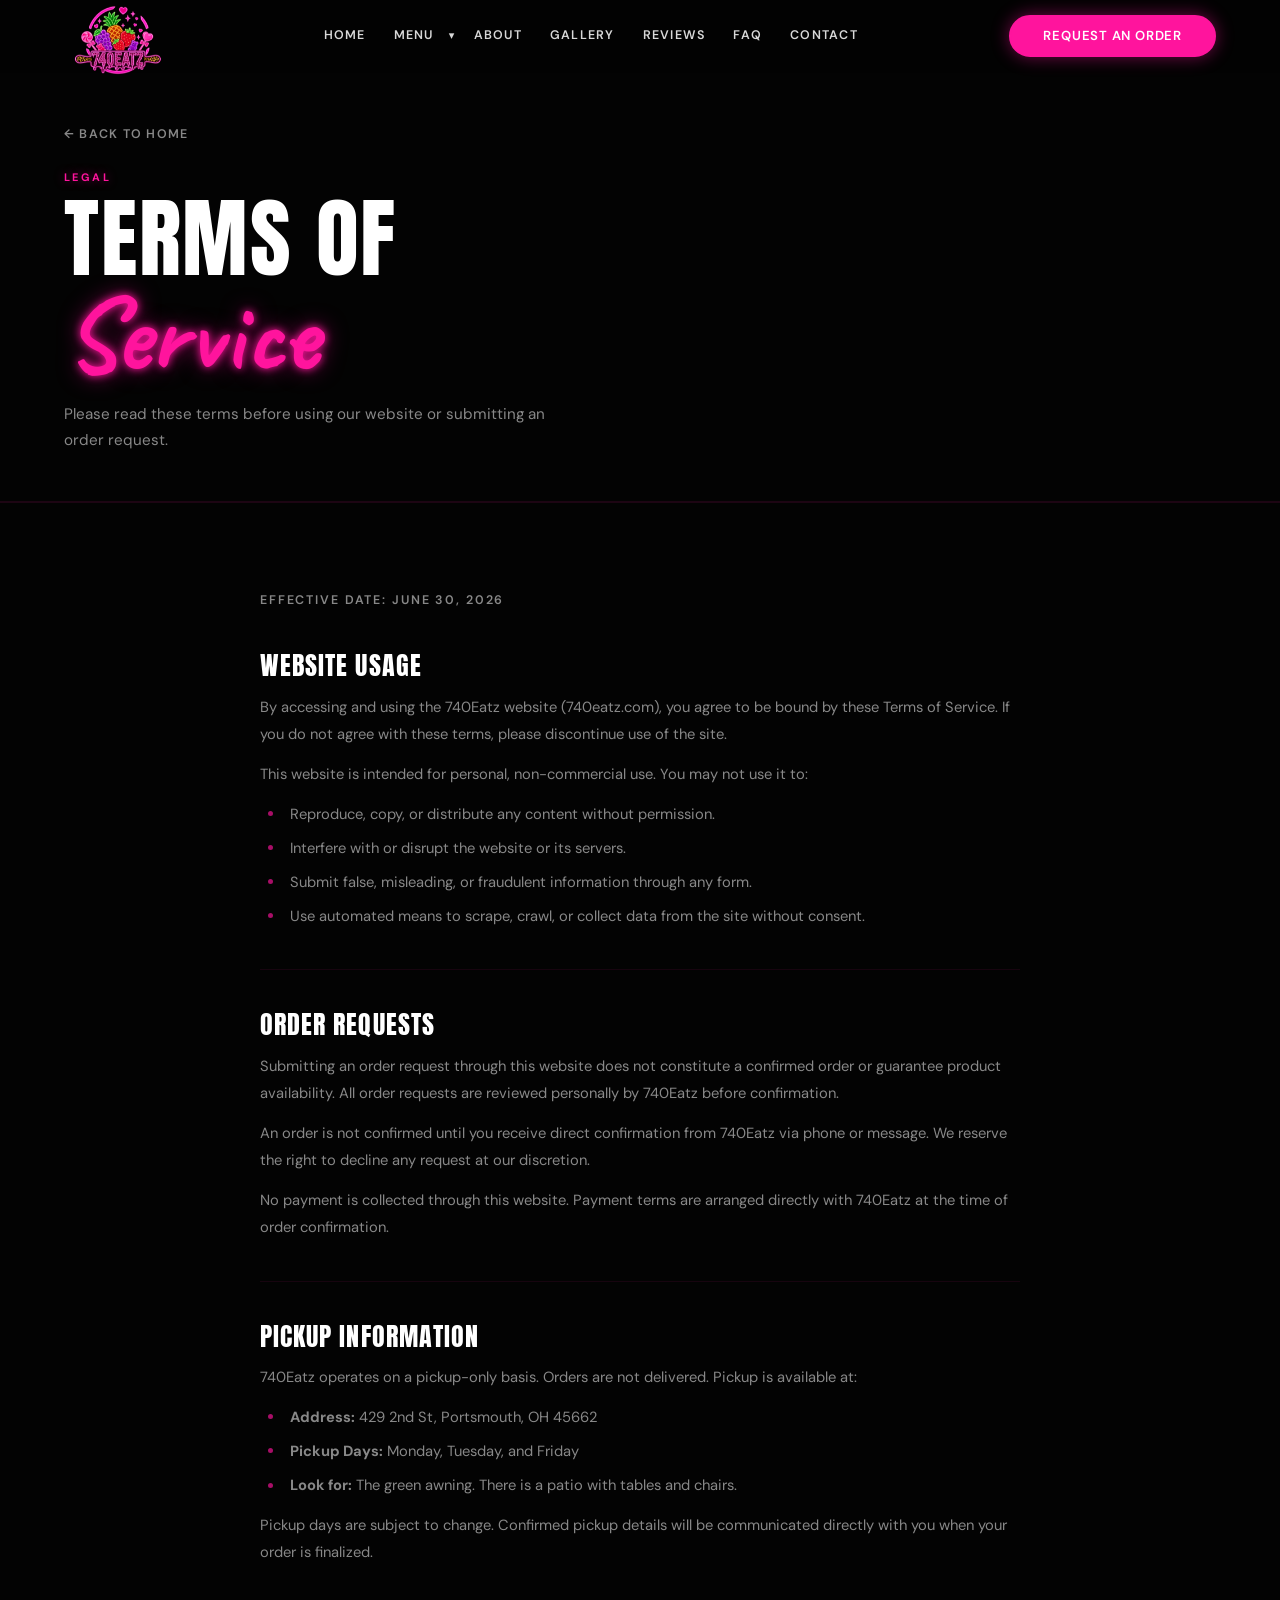
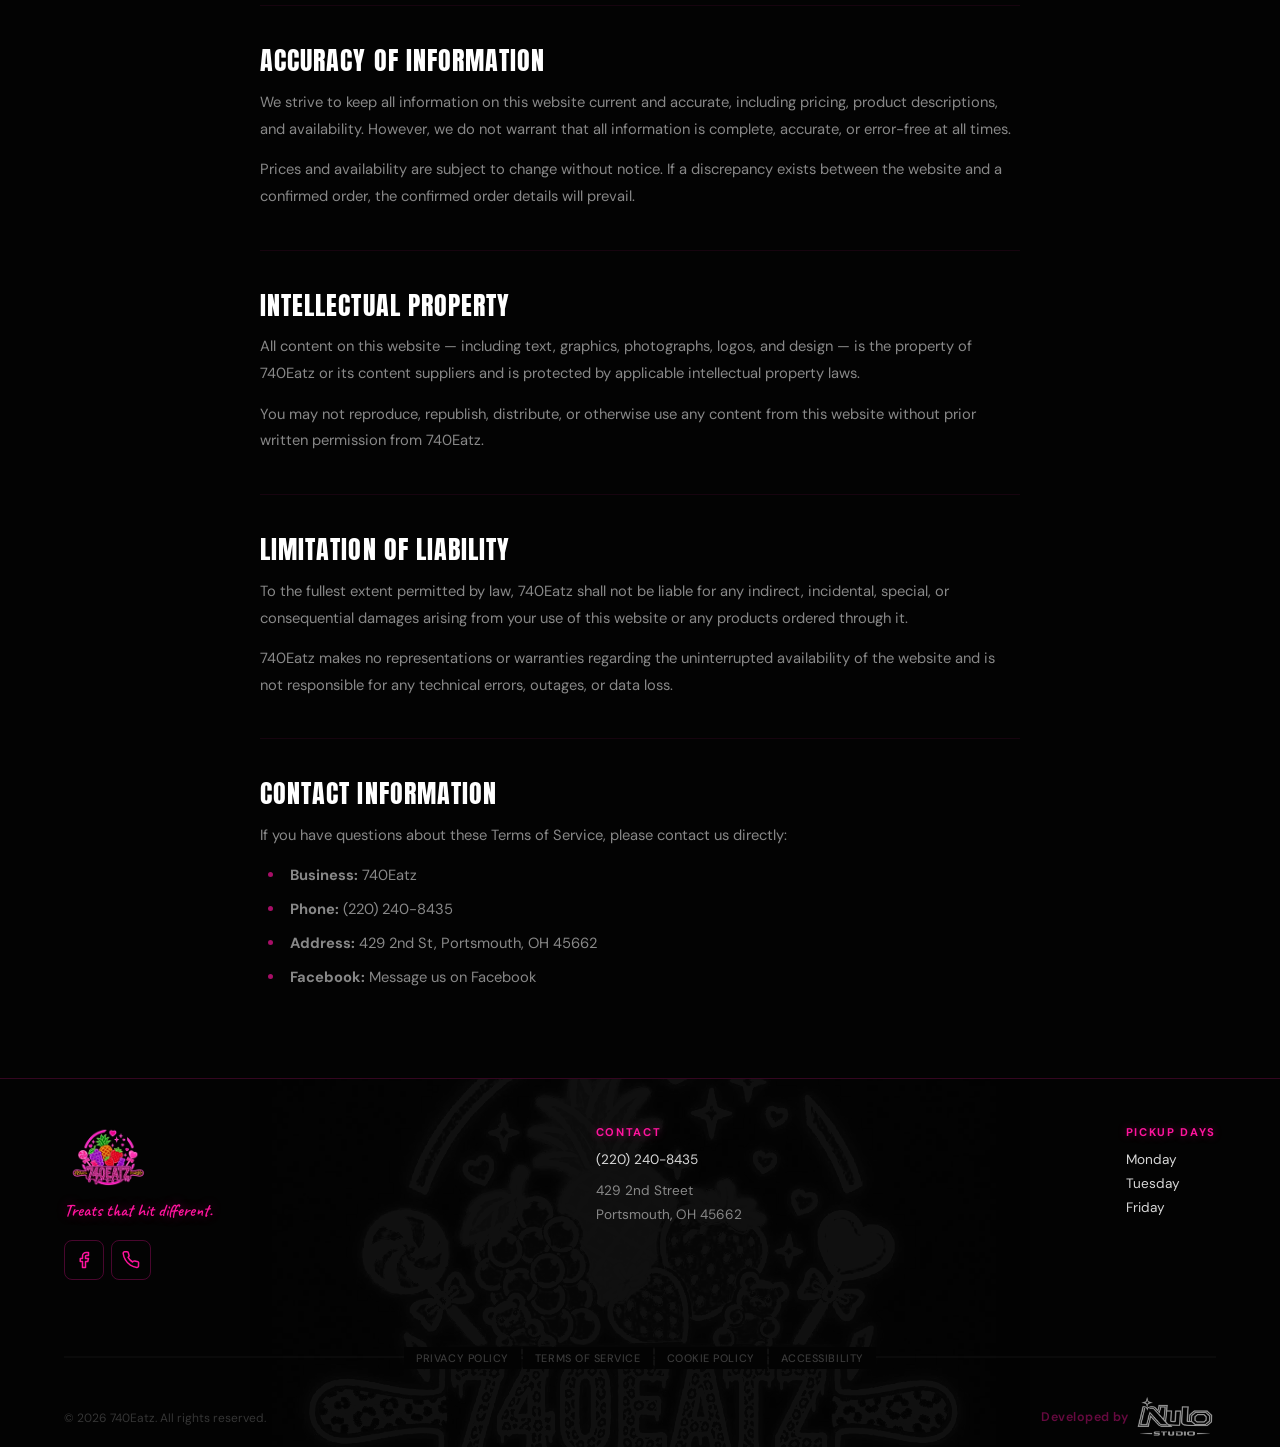
<file: termsOfService.html>
<!DOCTYPE html>

<html lang="en">

    <head>

        <meta charset="UTF-8">

        <meta
            name="viewport"
            content="width=device-width, initial-scale=1.0"
        >

        <meta
            name="description"
            content="Terms of Service for 740Eatz in Portsmouth, OH. Please read these terms before using our website or placing an order request."
        >

        <meta name="robots" content="index, follow">

        <meta name="theme-color" content="#ff149d">

        <meta name="author" content="740Eatz">

        <title>Terms of Service | 740Eatz Portsmouth, OH</title>

        <link rel="preconnect" href="https://fonts.googleapis.com">

        <link rel="preconnect" href="https://fonts.gstatic.com" crossorigin>

        <link
            href="https://fonts.googleapis.com/css2?family=Anton&family=DM+Sans:opsz,wght@9..40,300;9..40,400;9..40,500;9..40,600&family=Caveat:wght@600;700&display=swap"
            rel="stylesheet"
        >

        <link rel="stylesheet" href="css/styleIndex.css">

        <link rel="stylesheet" href="css/stylePages.css">

        <!-- ── Favicon ── -->

        <link rel="shortcut icon" href="graphics/favicons/favicon.ico">

        <link rel="icon" href="graphics/favicons/favicon.svg" type="image/svg+xml">

        <link rel="icon" type="image/png" sizes="96x96" href="graphics/favicons/favicon-96x96.png">

        <link rel="apple-touch-icon" sizes="180x180" href="graphics/favicons/apple-touch-icon.png">

        <link rel="manifest" href="graphics/favicons/site.webmanifest">

        <link rel="canonical" href="https://740eatz.com/termsOfService.html">

        <!-- ── Page Schema ── -->

        <script type="application/ld+json">
        {
            "@context": "https://schema.org",
            "@type": "WebPage",
            "url": "https://740eatz.com/termsOfService.html",
            "name": "Terms of Service | 740Eatz Portsmouth, OH",
            "description": "Terms of Service for 740Eatz in Portsmouth, OH. Please read these terms before using our website or placing an order request.",
            "inLanguage": "en-US",
            "isPartOf": {
                "@type": "WebSite",
                "name": "740Eatz",
                "url": "https://740eatz.com"
            },
            "publisher": {
                "@type": "Organization",
                "name": "740Eatz",
                "url": "https://740eatz.com"
            }
        }
        </script>

        <script type="application/ld+json">
        {
            "@context": "https://schema.org",
            "@type": "BreadcrumbList",
            "itemListElement": [
                {
                    "@type": "ListItem",
                    "position": 1,
                    "name": "Home",
                    "item": "https://740eatz.com/"
                },
                {
                    "@type": "ListItem",
                    "position": 2,
                    "name": "Terms of Service",
                    "item": "https://740eatz.com/termsOfService.html"
                }
            ]
        }
        </script>

    </head>

    <body>

        <a class="skipToMain" href="#mainContent">Skip to main content</a>


        <!-- ============================================================
             AVAILABILITY BANNER
        ============================================================ -->

        <div class="siteBanner" id="siteBanner" role="alert" aria-live="polite" aria-atomic="true" aria-hidden="true">

            <div class="siteBannerInner">

                <p class="siteBannerHeading">Orders Closed This Week</p>

                <p class="siteBannerBody">We&rsquo;re taking a short break and aren&rsquo;t accepting new orders right now. Thank you for your patience.</p>

            </div>

        </div>


        <!-- ============================================================
             HEADER
        ============================================================ -->

        <header class="siteHeader" id="siteHeader">

            <div class="headerInner">

                <a class="logoLink" href="index.html" aria-label="740Eatz Home">

                    <img class="headerLogo" src="graphics/logos/TP740Logo.png" alt="740Eatz" width="120" height="72" decoding="async">

                </a>

                <nav class="siteNav" id="siteNav" aria-label="Main navigation">

                    <ul class="navList">

                        <li class="navItem"><a class="navLink" href="index.html">Home</a></li>

                        <li class="navItem navItemHasDropdown" id="menuDropdownItem">

                            <div class="navItemInner">
                                <a class="navLink" href="menu.html">Menu</a>
                                <button class="navChevronBtn" id="menuDropdownBtn" type="button" aria-haspopup="true" aria-expanded="false" aria-label="Menu categories"><span class="navCaret" aria-hidden="true">&#9660;</span></button>
                            </div>

                            <ul class="navSubList" id="menuDropdownList" role="menu">
                                <li role="none"><a class="navSubLink" href="menu.html#candiedFruit" role="menuitem">Candied Fruit</a></li>
                                <li role="none"><a class="navSubLink" href="menu.html#chocoStrawberries" role="menuitem">Chocolate Covered Strawberries</a></li>
                                <li role="none"><a class="navSubLink" href="menu.html#cheesecakeStrawberries" role="menuitem">Cheesecake Stuffed Strawberries</a></li>
                                <li role="none"><a class="navSubLink navSubLinkAll" href="menu.html" role="menuitem">View Full Menu &rarr;</a></li>
                            </ul>

                        </li>

                        <li class="navItem"><a class="navLink" href="about.html">About</a></li>

                        <li class="navItem"><a class="navLink" href="gallery.html">Gallery</a></li>

                        <li class="navItem"><a class="navLink" href="reviews.html">Reviews</a></li>

                        <li class="navItem"><a class="navLink" href="faq.html">FAQ</a></li>

                        <li class="navItem"><a class="navLink" href="contact.html">Contact</a></li>

                    </ul>

                </nav>

                <a class="btnPrimary headerCta" href="orderPage.html">Request an Order</a>

                <button class="burgerBtn" id="burgerBtn" type="button" aria-label="Open navigation menu" aria-expanded="false" aria-controls="siteNav">
                    <span class="burgerLine"></span>
                    <span class="burgerLine"></span>
                    <span class="burgerLine"></span>
                </button>

            </div>

        </header>


        <!-- ============================================================
             PAGE INTRO
        ============================================================ -->

        <div class="pageIntro" id="mainContent">

            <div class="pageIntroInner">

                <a class="pageBack" href="index.html">&larr; Back to Home</a>

                <span class="pageIntroLabel">Legal</span>

                <h1 class="pageIntroHeadline">

                    Terms of

                    <span class="accentScript">Service</span>

                </h1>

                <p class="pageIntroSub">

                    Please read these terms before using our website or submitting an order request.

                </p>

            </div>

        </div>


        <!-- ============================================================
             LEGAL CONTENT
        ============================================================ -->

        <section class="legalSection">

            <div class="sectionInner">

                <div class="legalContent">

                    <p class="legalDate">Effective Date: June 30, 2026</p>

                    <div class="legalBlock">

                        <h2 class="legalHeading">Website Usage</h2>

                        <p class="legalText">

                            By accessing and using the 740Eatz website (740eatz.com), you agree to be bound by these Terms of Service. If you do not agree with these terms, please discontinue use of the site.

                        </p>

                        <p class="legalText">

                            This website is intended for personal, non-commercial use. You may not use it to:

                        </p>

                        <ul class="legalList">

                            <li>Reproduce, copy, or distribute any content without permission.</li>

                            <li>Interfere with or disrupt the website or its servers.</li>

                            <li>Submit false, misleading, or fraudulent information through any form.</li>

                            <li>Use automated means to scrape, crawl, or collect data from the site without consent.</li>

                        </ul>

                    </div>

                    <div class="legalBlock">

                        <h2 class="legalHeading">Order Requests</h2>

                        <p class="legalText">

                            Submitting an order request through this website does not constitute a confirmed order or guarantee product availability. All order requests are reviewed personally by 740Eatz before confirmation.

                        </p>

                        <p class="legalText">

                            An order is not confirmed until you receive direct confirmation from 740Eatz via phone or message. We reserve the right to decline any request at our discretion.

                        </p>

                        <p class="legalText">

                            No payment is collected through this website. Payment terms are arranged directly with 740Eatz at the time of order confirmation.

                        </p>

                    </div>

                    <div class="legalBlock">

                        <h2 class="legalHeading">Pickup Information</h2>

                        <p class="legalText">

                            740Eatz operates on a pickup-only basis. Orders are not delivered. Pickup is available at:

                        </p>

                        <ul class="legalList">

                            <li><strong>Address:</strong> 429 2nd St, Portsmouth, OH 45662</li>

                            <li><strong>Pickup Days:</strong> <span class="pickupDaysListAnd">Monday, Tuesday, and Friday</span></li>

                            <li><strong>Look for:</strong> The green awning. There is a patio with tables and chairs.</li>

                        </ul>

                        <p class="legalText">

                            Pickup days are subject to change. Confirmed pickup details will be communicated directly with you when your order is finalized.

                        </p>

                    </div>

                    <div class="legalBlock">

                        <h2 class="legalHeading">Accuracy of Information</h2>

                        <p class="legalText">

                            We strive to keep all information on this website current and accurate, including pricing, product descriptions, and availability. However, we do not warrant that all information is complete, accurate, or error-free at all times.

                        </p>

                        <p class="legalText">

                            Prices and availability are subject to change without notice. If a discrepancy exists between the website and a confirmed order, the confirmed order details will prevail.

                        </p>

                    </div>

                    <div class="legalBlock">

                        <h2 class="legalHeading">Intellectual Property</h2>

                        <p class="legalText">

                            All content on this website &mdash; including text, graphics, photographs, logos, and design &mdash; is the property of 740Eatz or its content suppliers and is protected by applicable intellectual property laws.

                        </p>

                        <p class="legalText">

                            You may not reproduce, republish, distribute, or otherwise use any content from this website without prior written permission from 740Eatz.

                        </p>

                    </div>

                    <div class="legalBlock">

                        <h2 class="legalHeading">Limitation of Liability</h2>

                        <p class="legalText">

                            To the fullest extent permitted by law, 740Eatz shall not be liable for any indirect, incidental, special, or consequential damages arising from your use of this website or any products ordered through it.

                        </p>

                        <p class="legalText">

                            740Eatz makes no representations or warranties regarding the uninterrupted availability of the website and is not responsible for any technical errors, outages, or data loss.

                        </p>

                    </div>

                    <div class="legalBlock">

                        <h2 class="legalHeading">Contact Information</h2>

                        <p class="legalText">

                            If you have questions about these Terms of Service, please contact us directly:

                        </p>

                        <ul class="legalList">

                            <li><strong>Business:</strong> 740Eatz</li>

                            <li><strong>Phone:</strong> <a href="tel:+12202408435">(220) 240-8435</a></li>

                            <li><strong>Address:</strong> 429 2nd St, Portsmouth, OH 45662</li>

                            <li><strong>Facebook:</strong> <a href="https://www.facebook.com/profile.php?id=61558663167143" target="_blank" rel="noopener noreferrer">Message us on Facebook</a></li>

                        </ul>

                    </div>

                </div>

            </div>

        </section>


        <!-- ============================================================
             FOOTER
        ============================================================ -->

        <footer class="siteFooter" id="footer">

            <div class="footerWatermark" aria-hidden="true">

                <img class="footerWatermarkImg" src="graphics/logos/digitalLogo.jpg" alt="" loading="lazy" decoding="async">

            </div>

            <div class="footerInner">

                <div class="footerTop">

                    <div class="footerBrand">

                        <img class="footerLogo" src="graphics/logos/TP740Logo.png" alt="740Eatz" width="120" height="59" decoding="async">

                        <p class="footerTagline">Treats that hit different.</p>

                        <div class="footerSocial" role="list">

                            <a class="footerSocialLink" role="listitem" href="https://www.facebook.com/profile.php?id=61558663167143" target="_blank" rel="noopener noreferrer" aria-label="Facebook">
                                <svg width="18" height="18" viewBox="0 0 24 24" fill="none" stroke="currentColor" stroke-width="2" stroke-linecap="round" stroke-linejoin="round" aria-hidden="true" focusable="false"><path d="M18 2h-3a5 5 0 0 0-5 5v3H7v4h3v8h4v-8h3l1-4h-4V7a1 1 0 0 1 1-1h3z"/></svg>
                            </a>

                            <a class="footerSocialLink" role="listitem" href="tel:+12202408435" aria-label="Phone">
                                <svg width="18" height="18" viewBox="0 0 24 24" fill="none" stroke="currentColor" stroke-width="2" stroke-linecap="round" stroke-linejoin="round" aria-hidden="true" focusable="false"><path d="M22 16.92v3a2 2 0 0 1-2.18 2 19.79 19.79 0 0 1-8.63-3.07A19.5 19.5 0 0 1 4.69 12a19.79 19.79 0 0 1-3.07-8.67A2 2 0 0 1 3.6 1h3a2 2 0 0 1 2 1.72 12.84 12.84 0 0 0 .7 2.81 2 2 0 0 1-.45 2.11L8.09 8.58a16 16 0 0 0 6.06 6.06l.85-.85a2 2 0 0 1 2.11-.45 12.84 12.84 0 0 0 2.81.7A2 2 0 0 1 22 16.92z"/></svg>
                            </a>

                        </div>

                    </div>

                    <div class="footerInfo">

                        <h4 class="footerHeading">Contact</h4>

                        <p class="footerText"><a class="footerLink" href="tel:+12202408435">(220) 240-8435</a></p>

                        <address class="footerAddress">

                            429 2nd Street<br>Portsmouth, OH 45662

                        </address>

                    </div>

                    <div class="footerInfo">

                        <h4 class="footerHeading">Pickup Days</h4>

                        <ul class="footerPickupDays" id="footerPickupDays">
                            <li>Monday</li>
                            <li>Tuesday</li>
                            <li>Friday</li>
                        </ul>

                    </div>

                </div>

                <!-- ── Legal Navigation ── -->

                <nav class="footerLegal" aria-label="Legal">

                    <ul class="footerLegalNav">

                        <li><a class="footerLegalLink" href="privacyPolicy.html">Privacy Policy</a></li>

                        <li><a class="footerLegalLink" href="termsOfService.html">Terms of Service</a></li>

                        <li><a class="footerLegalLink" href="cookiePolicy.html">Cookie Policy</a></li>

                        <li><a class="footerLegalLink" href="accessibilityStatement.html">Accessibility</a></li>

                    </ul>

                </nav>

                <div class="footerBottom">

                    <p class="footerCopyright">&copy; <span id="copyrightYear"></span> <span class="businessName">740Eatz</span>. All rights reserved.</p>

                    <a class="footerDevCredit" href="https://nulostudio.com" target="_blank" rel="noopener noreferrer">

                        <span class="footerDevText">Developed by</span>

                        <img class="footerDevLogo" src="graphics/logos/TPNulo_StudioLogo.png" alt="Nulo Studio" width="120" height="55" loading="lazy" decoding="async">

                    </a>

                </div>

            </div>

        </footer>

        <script src="js/siteJS.js"></script>

    </body>

</html>
</file>
<file: css/styleIndex.css>
/* ============================================================
   VARIABLES
============================================================ */

:root
{

    --clrBlack:      #030303;

    --clrPanel:      #0d060b;

    --clrPanelAlt:   #120810;

    --clrHotPink:    #ff149d;

    --clrPinkGlow:   rgba(255, 20, 157, 0.65);

    --clrNeonGreen:  #a6ff00;

    --clrAmber:      #ffb800;

    --clrWhite:      #ffffff;

    --clrSoftText:   #d8d8d8;

    --clrMuted:      #888;

    --clrBorderPink: rgba(255, 20, 157, 0.45);

    --glowText:      0 0 8px var(--clrHotPink), 0 0 22px rgba(255, 20, 157, 0.55);

    --glowBox:       0 0 16px rgba(255, 20, 157, 0.35), 0 0 40px rgba(255, 20, 157, 0.12);

    --fontCondensed: 'Anton', 'Arial Narrow', sans-serif;

    --fontSans:      'DM Sans', system-ui, sans-serif;

    --fontScript:    'Caveat', cursive;

    --maxWidth:      1200px;

    --sectionPad:    4rem;

    --headerH:       64px;

    --bannerH:       0px;

    --radiusCard:    12px;

    --radiusPill:    50px;

}


/* ============================================================
   RESET
============================================================ */

*,
*::before,
*::after
{

    box-sizing: border-box;

    margin: 0;

    padding: 0;

}

html
{

    scroll-behavior: smooth;

    scroll-padding-top: calc(var(--headerH) + var(--bannerH));

    -webkit-text-size-adjust: 100%;

}

body
{

    font-family: var(--fontSans);

    font-size: 1rem;

    line-height: 1.6;

    color: var(--clrSoftText);

    background-color: var(--clrBlack);

    overflow-x: hidden;

}

img
{

    display: block;

    max-width: 100%;

    height: auto;

}

ul
{

    list-style: none;

}

a
{

    color: inherit;

    text-decoration: none;

}

button
{

    font-family: inherit;

    cursor: pointer;

}

*:focus-visible
{

    outline: 2px solid var(--clrHotPink);

    outline-offset: 3px;

}

.skipToMain
{

    position: absolute;

    top: -9999px;

    left: 1rem;

    z-index: 9999;

    padding: 0.6rem 1.2rem;

    background-color: var(--clrHotPink);

    color: var(--clrWhite);

    font-family: var(--fontSans);

    font-size: 0.9rem;

    font-weight: 700;

    border-radius: var(--radiusPill);

    text-decoration: none;

}

.skipToMain:focus
{

    top: 1rem;

}


/* ============================================================
   TYPOGRAPHY
============================================================ */

h1,
h2,
h3,
h4
{

    font-family: var(--fontCondensed);

    font-weight: 400;

    line-height: 1;

    text-transform: uppercase;

    letter-spacing: 0.02em;

    color: var(--clrWhite);

}


/* ── Neon Script Accent ── */

.accentScript
{

    font-family: var(--fontScript);

    font-size: 1.2em;

    font-weight: 700;

    color: var(--clrHotPink);

    text-transform: none;

    letter-spacing: 0;

    display: block;

    line-height: 0.95;

    margin-top: 0.05em;

    text-shadow: var(--glowText);

}


/* ============================================================
   BUTTONS
============================================================ */

/* ── Primary (hot pink) ── */

.btnPrimary
{

    display: inline-block;

    background-color: var(--clrHotPink);

    color: var(--clrWhite);

    padding: 0.8rem 2rem;

    border-radius: var(--radiusPill);

    font-family: var(--fontSans);

    font-size: 0.82rem;

    font-weight: 600;

    letter-spacing: 0.06em;

    text-transform: uppercase;

    text-decoration: none;

    border: 2px solid var(--clrHotPink);

    box-shadow: 0 0 18px rgba(255, 20, 157, 0.45);

    transition:
        background-color 0.2s ease,
        box-shadow 0.2s ease,
        transform 0.15s ease;

    white-space: nowrap;

    line-height: 1;

    cursor: pointer;

}

.btnPrimary:hover
{

    background-color: #e0008a;

    border-color: #e0008a;

    box-shadow: 0 0 28px rgba(255, 20, 157, 0.7);

    transform: translateY(-2px);

}

/* ── Large Button ── */

.btnLarge
{

    padding: 1rem 2.4rem;

    font-size: 0.88rem;

}

/* ── Outline (transparent, pink border) ── */

.btnOutline
{

    display: inline-block;

    background-color: transparent;

    color: var(--clrHotPink);

    padding: 0.8rem 2rem;

    border-radius: var(--radiusPill);

    font-family: var(--fontSans);

    font-size: 0.82rem;

    font-weight: 600;

    letter-spacing: 0.06em;

    text-transform: uppercase;

    text-decoration: none;

    border: 2px solid var(--clrHotPink);

    box-shadow: 0 0 10px rgba(255, 20, 157, 0.2);

    transition:
        background-color 0.2s ease,
        box-shadow 0.2s ease,
        transform 0.15s ease;

    white-space: nowrap;

    line-height: 1;

    cursor: pointer;

}

.btnOutline:hover
{

    background-color: rgba(255, 20, 157, 0.1);

    box-shadow: 0 0 20px rgba(255, 20, 157, 0.4);

    transform: translateY(-2px);

}


/* ============================================================
   SECTION SHARED STYLES
============================================================ */

.sectionInner
{

    max-width: var(--maxWidth);

    margin: 0 auto;

    padding: var(--sectionPad) 1.5rem;

}

.sectionLabelWrap
{

    text-align: center;

    margin-bottom: 0.75rem;

}

.sectionLabel
{

    display: inline-block;

    font-family: var(--fontSans);

    font-size: 0.68rem;

    font-weight: 700;

    text-transform: uppercase;

    letter-spacing: 0.22em;

    color: var(--clrHotPink);

    text-shadow: 0 0 10px rgba(255, 20, 157, 0.5);

}

.sectionHeadline
{

    font-family: var(--fontCondensed);

    font-size: clamp(2.2rem, 7vw, 4.5rem);

    font-weight: 400;

    color: var(--clrWhite);

    text-align: center;

    text-transform: uppercase;

    letter-spacing: 0.02em;

    line-height: 1;

    margin-bottom: 0.9rem;

}

.sectionSub
{

    font-size: 0.95rem;

    color: var(--clrMuted);

    text-align: center;

    max-width: 520px;

    margin: 0 auto 3rem;

    line-height: 1.7;

}


/* ============================================================
   HEADER
============================================================ */

.siteHeader
{

    position: fixed;

    top: var(--bannerH);

    left: 0;

    right: 0;

    z-index: 100;

    background-color: rgba(3, 3, 3, 0.94);

    backdrop-filter: blur(12px);

    -webkit-backdrop-filter: blur(12px);

    border-bottom: 1px solid transparent;

    transition: border-color 0.3s ease, box-shadow 0.3s ease;

}

.siteHeader.scrolled
{

    border-bottom-color: rgba(255, 20, 157, 0.3);

    box-shadow: 0 2px 24px rgba(255, 20, 157, 0.08);

}

.headerInner
{

    display: flex;

    align-items: center;

    justify-content: space-between;

    max-width: var(--maxWidth);

    margin: 0 auto;

    padding: 0 1.5rem;

    height: var(--headerH);

    gap: 1rem;

}

.logoLink
{

    flex-shrink: 0;

    display: flex;

    align-items: center;

}

.headerLogo
{

    height: 72px;

    width: auto;

    margin-top: 6px;

}

.headerCta
{

    display: none;

    flex-shrink: 0;

}


/* ============================================================
   NAVIGATION
============================================================ */

/* ── Mobile Overlay Nav ── */

.siteNav
{

    visibility: hidden;

    opacity: 0;

    position: fixed;

    top: 0;

    left: 0;

    width: 100vw;

    height: 100vh;

    height: 100dvh;

    background-color: rgba(3, 3, 3, 0.97);

    z-index: 90;

    display: flex;

    flex-direction: column;

    align-items: center;

    justify-content: flex-start;

    padding: calc(var(--bannerH) + var(--headerH) + 2rem) 2rem 2rem;

    transition:
        opacity 0.28s ease,
        visibility 0.28s ease;

    overflow-y: auto;

}

.siteHeader.navOpen .siteNav
{

    visibility: visible;

    opacity: 1;

}

.navList
{

    display: flex;

    flex-direction: column;

    align-items: center;

    gap: 1.8rem;

}

.navItem
{

    list-style: none;

    position: relative;

}

.navLink
{

    font-family: var(--fontCondensed);

    font-size: 2.4rem;

    font-weight: 400;

    color: var(--clrWhite);

    text-decoration: none;

    text-transform: uppercase;

    letter-spacing: 0.04em;

    transition: color 0.2s ease, text-shadow 0.2s ease;

    position: relative;

    white-space: nowrap;

}

.navLink::after
{

    content: '';

    position: absolute;

    bottom: -4px;

    left: 0;

    width: 0;

    height: 2px;

    background: var(--clrHotPink);

    box-shadow: 0 0 8px var(--clrHotPink);

    transition: width 0.25s ease;

}

.navLink:hover
{

    color: var(--clrHotPink);

    text-shadow: var(--glowText);

}

.navLink:hover::after
{

    width: 100%;

}

.navLinkActive
{

    color: var(--clrHotPink);

    text-shadow: 0 0 10px rgba(255, 20, 157, 0.5);

}


/* ── Dropdown Trigger ── */

.navLinkHasDropdown
{

    display: flex;

    align-items: center;

    gap: 0.3rem;

    cursor: pointer;

    background: none;

    border: none;

    padding: 0;

}

.navCaret
{

    display: inline-block;

    font-size: 0.7em;

    transition: transform 0.2s ease;

    color: inherit;

    line-height: 1;

}

.navItem.dropdownOpen .navCaret
{

    transform: rotate(180deg);

}


/* ── Mobile Sub-Nav (inside overlay) ── */

.navSubList
{

    display: none;

    flex-direction: column;

    align-items: center;

    gap: 0.8rem;

    margin-top: 0.8rem;

    padding-top: 0.8rem;

    border-top: 1px solid rgba(255, 20, 157, 0.2);

    width: 100%;

}

.navItem.dropdownOpen .navSubList
{

    display: flex;

}

.navSubLink
{

    font-family: var(--fontSans);

    font-size: 1rem;

    font-weight: 600;

    color: var(--clrMuted);

    text-transform: uppercase;

    letter-spacing: 0.1em;

    text-decoration: none;

    transition: color 0.2s ease;

}

.navSubLink:hover
{

    color: var(--clrHotPink);

}


/* ── Burger Button ── */

.burgerBtn
{

    display: flex;

    flex-direction: column;

    align-items: center;

    justify-content: center;

    gap: 5px;

    width: 44px;

    height: 44px;

    background: none;

    border: none;

    cursor: pointer;

    padding: 0;

    flex-shrink: 0;

    z-index: 110;

    position: relative;

}

.burgerLine
{

    display: block;

    width: 24px;

    height: 2px;

    background-color: var(--clrWhite);

    border-radius: 2px;

    transition: transform 0.3s ease, opacity 0.3s ease;

    transform-origin: center;

}

.siteHeader.navOpen .burgerLine:nth-child(1)
{

    transform: translateY(7px) rotate(45deg);

}

.siteHeader.navOpen .burgerLine:nth-child(2)
{

    opacity: 0;

    transform: scaleX(0);

}

.siteHeader.navOpen .burgerLine:nth-child(3)
{

    transform: translateY(-7px) rotate(-45deg);

}


/* ============================================================
   AVAILABILITY BANNER
============================================================ */

.siteBanner
{

    position: fixed;

    top: 0;

    left: 0;

    right: 0;

    z-index: 101;

    background-color: #ffffff;

    border-bottom: 1px solid rgba(0, 0, 0, 0.1);

    text-align: center;

    opacity: 0;

    visibility: hidden;

    transition:
        opacity 0.35s ease,
        visibility 0.35s ease;

}

.siteBanner.isVisible
{

    opacity: 1;

    visibility: visible;

}

.siteBannerInner
{

    max-width: var(--maxWidth);

    margin: 0 auto;

    padding: 0.65rem 1.5rem;

}

.siteBannerHeading
{

    font-family: var(--fontSans);

    font-size: 0.88rem;

    font-weight: 700;

    color: #c0000c;

    margin: 0 0 0.2rem;

    letter-spacing: 0.01em;

}

.siteBannerBody
{

    font-family: var(--fontSans);

    font-size: 0.82rem;

    font-weight: 400;

    color: #111111;

    margin: 0;

    line-height: 1.45;

}


/* ============================================================
   HERO SECTION
============================================================ */

.heroSection
{

    position: relative;

    min-height: 100vh;

    min-height: 100svh;

    background-color: var(--clrBlack);

    display: flex;

    align-items: center;

    padding-top: calc(var(--headerH) + var(--bannerH));

    overflow: hidden;

}

.heroInner
{

    width: 100%;

    max-width: var(--maxWidth);

    margin: 0 auto;

    padding: 3.5rem 1.5rem;

    display: flex;

    flex-direction: column;

    gap: 3rem;

}

/* ── Hero Content ── */

.heroContent
{

    flex: none;

}

.heroEyebrow
{

    margin-bottom: 0.75rem;

}

.heroEyebrowScript
{

    font-family: var(--fontScript);

    font-size: 1.8rem;

    font-weight: 700;

    color: var(--clrHotPink);

    text-shadow:
        0 0 5px rgba(255, 20, 157, 0.45),
        0 0 14px rgba(255, 20, 157, 0.22);

}

.heroHeadline
{

    font-family: var(--fontCondensed);

    font-size: clamp(3.2rem, 12vw, 7rem);

    font-weight: 400;

    color: var(--clrWhite);

    text-transform: uppercase;

    letter-spacing: 0.01em;

    line-height: 0.95;

    margin-bottom: 1.5rem;

}

.heroSub
{

    font-size: 0.98rem;

    color: var(--clrMuted);

    line-height: 1.75;

    max-width: 480px;

    margin-bottom: 2rem;

}

.heroCtas
{

    display: flex;

    flex-wrap: wrap;

    gap: 0.85rem;

    margin-bottom: 2rem;

}

/* ── Social Proof Strip ── */

.heroProof
{

    display: flex;

    align-items: center;

    gap: 1.2rem;

    flex-wrap: wrap;

}

.heroProofItem
{

    display: flex;

    flex-direction: column;

    gap: 0.1rem;

}

.heroProofNum
{

    font-family: var(--fontCondensed);

    font-size: 1.4rem;

    font-weight: 400;

    color: var(--clrHotPink);

    text-shadow: 0 0 12px rgba(255, 20, 157, 0.6);

    line-height: 1;

}

.heroProofLabel
{

    font-size: 0.68rem;

    color: var(--clrMuted);

    text-transform: uppercase;

    letter-spacing: 0.1em;

}

.heroProofDivider
{

    display: block;

    width: 1px;

    height: 28px;

    background-color: rgba(255, 255, 255, 0.1);

}

/* ── Hero Visual ── */

.heroVisual
{

    position: relative;

    width: 100%;

    max-width: 480px;

    margin: 0 auto;

}

.heroGlow
{

    position: absolute;

    top: 50%;

    left: 50%;

    transform: translate(-50%, -50%);

    width: 85%;

    height: 85%;

    background: var(--clrHotPink);

    border-radius: 50%;

    filter: blur(90px);

    opacity: 0.25;

    pointer-events: none;

    z-index: 0;

}

.heroImgWrap
{

    position: relative;

    z-index: 1;

    border-radius: var(--radiusCard);

    overflow: hidden;

    aspect-ratio: 4 / 3;

    border: 1px solid var(--clrBorderPink);

    box-shadow: var(--glowBox);

}

.heroProductImg
{

    width: 100%;

    height: 100%;

    object-fit: cover;

    object-position: center;

}

/* ── Floating Decor Labels ── */

.heroDecor
{

    display: none;

    position: absolute;

    font-family: var(--fontScript);

    font-size: 1rem;

    font-weight: 700;

    color: var(--clrHotPink);

    text-shadow: var(--glowText);

    pointer-events: none;

    z-index: 2;

    white-space: nowrap;

}

.heroDecorA
{

    top: -1rem;

    right: -1rem;

    transform: rotate(8deg);

}

.heroDecorB
{

    bottom: 1rem;

    left: -1.2rem;

    transform: rotate(-6deg);

}


.showcaseCategoryBadge
{

    position: absolute;

    top: 0.85rem;

    left: 0.85rem;

    display: inline-block;

    background-color: var(--clrHotPink);

    color: var(--clrWhite);

    font-family: var(--fontSans);

    font-size: 0.6rem;

    font-weight: 700;

    text-transform: uppercase;

    letter-spacing: 0.12em;

    padding: 0.25rem 0.7rem;

    border-radius: var(--radiusPill);

    z-index: 1;

}

.showcaseCta
{

    display: flex;

    justify-content: center;

    margin-top: 2.5rem;

}


/* ============================================================
   HOW ORDERING WORKS
============================================================ */

.howOrderSection
{

    background-color: var(--clrBlack);

    background-image: radial-gradient(rgba(255, 20, 157, 0.05) 1px, transparent 1px);

    background-size: 28px 28px;

    border-top: 1px solid rgba(255, 20, 157, 0.12);

}

.howOrderSteps
{

    display: grid;

    grid-template-columns: 1fr;

    gap: 0;

    position: relative;

}

.howOrderStep
{

    display: flex;

    align-items: flex-start;

    gap: 1.5rem;

    padding: 1.5rem 0;

    border-bottom: 1px solid rgba(255, 20, 157, 0.08);

    position: relative;

}

.howOrderStep:last-child
{

    border-bottom: none;

}

.howOrderNumWrap
{

    flex-shrink: 0;

    width: 52px;

    height: 52px;

    display: flex;

    align-items: center;

    justify-content: center;

    border: 2px solid var(--clrHotPink);

    border-radius: 50%;

    box-shadow: 0 0 16px rgba(255, 20, 157, 0.3);

    background-color: rgba(255, 20, 157, 0.06);

}

.howOrderNum
{

    font-family: var(--fontCondensed);

    font-size: 1.4rem;

    font-weight: 400;

    color: var(--clrHotPink);

    text-shadow: 0 0 10px rgba(255, 20, 157, 0.6);

    line-height: 1;

}

.howOrderContent
{

    flex: 1;

    min-width: 0;

    padding-top: 0.25rem;

}

.howOrderTitle
{

    font-family: var(--fontCondensed);

    font-size: 1.4rem;

    font-weight: 400;

    color: var(--clrWhite);

    text-transform: uppercase;

    letter-spacing: 0.04em;

    line-height: 1.1;

    margin-bottom: 0.4rem;

}

.howOrderDesc
{

    font-size: 0.88rem;

    color: var(--clrMuted);

    line-height: 1.72;

}


/* ============================================================
   REVIEWS PREVIEW
============================================================ */

.reviewsSection
{

    background-color: var(--clrPanelAlt);

    border-top: 1px solid rgba(255, 20, 157, 0.12);

}

.reviewsTrustLine
{

    font-family: var(--fontSans);

    font-size: 0.78rem;

    font-weight: 600;

    text-transform: uppercase;

    letter-spacing: 0.12em;

    color: var(--clrMuted);

    text-align: center;

    margin-bottom: 2rem;

}

.reviewsGrid
{

    display: grid;

    grid-template-columns: 1fr;

    gap: 1.25rem;

    margin-bottom: 2.5rem;

}

.reviewCard
{

    background-color: var(--clrPanel);

    border: 1px solid var(--clrBorderPink);

    border-radius: var(--radiusCard);

    padding: 1.8rem;

    display: flex;

    flex-direction: column;

    gap: 0.9rem;

    transition: border-color 0.25s ease, box-shadow 0.25s ease;

}

.reviewCard:hover
{

    border-color: var(--clrHotPink);

    box-shadow: var(--glowBox);

}

.reviewCardPlaceholder
{

    border-style: dashed;

    border-color: rgba(255, 20, 157, 0.2);

    opacity: 0.6;

}

.reviewStars
{

    font-size: 1rem;

    color: var(--clrHotPink);

    text-shadow: 0 0 8px rgba(255, 20, 157, 0.6);

    letter-spacing: 0.1em;

    line-height: 1;

}

.reviewText
{

    font-size: 0.92rem;

    color: var(--clrSoftText);

    line-height: 1.72;

    font-style: italic;

}

.reviewAuthor
{

    font-family: var(--fontSans);

    font-size: 0.78rem;

    font-weight: 600;

    color: var(--clrHotPink);

    text-transform: uppercase;

    letter-spacing: 0.08em;

}

/* ── Leave Review CTA Row ── */

.reviewsCtaRow
{

    display: flex;

    flex-direction: column;

    align-items: center;

    gap: 0.75rem;

    text-align: center;

}

.reviewsCtaNote
{

    font-size: 0.8rem;

    color: var(--clrMuted);

    line-height: 1.5;

}


/* ============================================================
   READY TO ORDER — CTA BANNER
============================================================ */

.readyConversionSection
{

    position: relative;

    overflow: hidden;

    min-height: 440px;

    display: flex;

    align-items: center;

}

.dropsBg
{

    position: absolute;

    inset: 0;

    z-index: 0;

}

.dropsBgImg
{

    width: 100%;

    height: 100%;

    object-fit: cover;

    object-position: center;

}

.dropsOverlay
{

    position: absolute;

    inset: 0;

    background: linear-gradient(
        135deg,
        rgba(3, 3, 3, 0.93) 0%,
        rgba(3, 3, 3, 0.8) 100%
    );

}

.dropsInner
{

    position: relative;

    z-index: 1;

    text-align: center;

    width: 100%;

    display: flex;

    flex-direction: column;

    align-items: center;

    gap: 1.2rem;

}

.dropsEyebrow
{

    display: inline-block;

    font-family: var(--fontSans);

    font-size: 0.68rem;

    font-weight: 700;

    text-transform: uppercase;

    letter-spacing: 0.22em;

    color: var(--clrHotPink);

    text-shadow: 0 0 10px rgba(255, 20, 157, 0.5);

}

.dropsHeadline
{

    font-family: var(--fontCondensed);

    font-size: clamp(2.6rem, 8vw, 5rem);

    font-weight: 400;

    color: var(--clrWhite);

    text-transform: uppercase;

    line-height: 0.95;

    text-align: center;

}

.dropsText
{

    font-size: 0.95rem;

    color: rgba(255, 255, 255, 0.65);

    max-width: 440px;

    text-align: center;

    line-height: 1.7;

}


/* ============================================================
   PAGE INTRO — SHARED INNER PAGES
============================================================ */

.pageIntro
{

    background-color: var(--clrBlack);

    padding-top: calc(var(--headerH) + var(--bannerH) + 3rem);

    padding-bottom: 3rem;

    border-bottom: 1px solid rgba(255, 20, 157, 0.1);

}

.pageIntroInner
{

    max-width: var(--maxWidth);

    margin: 0 auto;

    padding: 0 1.5rem;

}

.pageBack
{

    display: inline-flex;

    align-items: center;

    gap: 0.4rem;

    font-family: var(--fontSans);

    font-size: 0.78rem;

    font-weight: 600;

    text-transform: uppercase;

    letter-spacing: 0.1em;

    color: var(--clrMuted);

    text-decoration: none;

    margin-bottom: 1.5rem;

    transition: color 0.2s ease;

}

.pageBack:hover
{

    color: var(--clrHotPink);

}

.pageIntroLabel
{

    font-family: var(--fontSans);

    font-size: 0.68rem;

    font-weight: 700;

    text-transform: uppercase;

    letter-spacing: 0.22em;

    color: var(--clrHotPink);

    text-shadow: 0 0 10px rgba(255, 20, 157, 0.5);

    display: block;

    margin-bottom: 0.6rem;

}

.pageIntroHeadline
{

    font-family: var(--fontCondensed);

    font-size: clamp(2.8rem, 9vw, 5.5rem);

    font-weight: 400;

    color: var(--clrWhite);

    text-transform: uppercase;

    letter-spacing: 0.02em;

    line-height: 0.95;

    margin-bottom: 1rem;

}

.pageIntroSub
{

    font-size: 0.95rem;

    color: var(--clrMuted);

    line-height: 1.72;

    max-width: 520px;

}


/* ============================================================
   ORDER REQUEST PAGE
============================================================ */

.orderPageIntro
{

    background-color: var(--clrBlack);

    padding-top: calc(var(--headerH) + var(--bannerH) + 3rem);

    padding-bottom: 3rem;

    border-bottom: 1px solid rgba(255, 20, 157, 0.1);

}

.orderPageIntroInner
{

    max-width: var(--maxWidth);

    margin: 0 auto;

    padding: 0 1.5rem;

}

.orderPageBack
{

    display: inline-flex;

    align-items: center;

    gap: 0.4rem;

    font-family: var(--fontSans);

    font-size: 0.78rem;

    font-weight: 600;

    text-transform: uppercase;

    letter-spacing: 0.1em;

    color: var(--clrMuted);

    text-decoration: none;

    margin-bottom: 1.5rem;

    transition: color 0.2s ease;

}

.orderPageBack:hover
{

    color: var(--clrHotPink);

}

.orderPageIntroText
{

    display: flex;

    flex-direction: column;

    gap: 0.6rem;

}

.orderPageHeadline
{

    font-family: var(--fontCondensed);

    font-size: clamp(2.8rem, 9vw, 5rem);

    font-weight: 400;

    color: var(--clrWhite);

    text-transform: uppercase;

    letter-spacing: 0.02em;

    line-height: 0.95;

}

.orderPageSub
{

    font-size: 0.95rem;

    color: var(--clrMuted);

    line-height: 1.72;

    max-width: 480px;

}

/* ── Order Section ── */

.orderSection
{

    background-color: var(--clrBlack);

    border-top: 1px solid rgba(255, 20, 157, 0.12);

}


/* ============================================================
   ORDER BUILDER
============================================================ */

.builderWrap
{

    max-width: 680px;

    margin: 0 auto;

    display: flex;

    flex-direction: column;

    gap: 1.5rem;

}

/* ── Progress Bar ── */

.builderProgressBar
{

    height: 3px;

    background-color: rgba(255, 20, 157, 0.15);

    border-radius: var(--radiusPill);

    overflow: hidden;

}

.builderProgressFill
{

    height: 100%;

    background-color: var(--clrHotPink);

    box-shadow: 0 0 8px rgba(255, 20, 157, 0.6);

    border-radius: var(--radiusPill);

    transition: width 0.4s ease;

    width: 0%;

}

/* ── Step Label ── */

.builderStepLabel
{

    font-family: var(--fontSans);

    font-size: 0.75rem;

    font-weight: 600;

    color: var(--clrMuted);

    text-transform: uppercase;

    letter-spacing: 0.12em;

}

/* ── Panels ── */

.builderPanel
{

    display: flex;

    flex-direction: column;

    gap: 1.2rem;

}

.builderPanelHidden
{

    display: none;

}

/* ── Product Choice Grid ── */

.builderChoiceGrid
{

    display: grid;

    grid-template-columns: 1fr;

    gap: 0.75rem;

}

.builderChoice
{

    display: flex;

    align-items: center;

    gap: 1rem;

    padding: 1.1rem 1.4rem;

    background-color: var(--clrPanel);

    border: 1px solid rgba(255, 20, 157, 0.2);

    border-radius: var(--radiusCard);

    cursor: pointer;

    text-align: left;

    transition:
        border-color 0.2s ease,
        background-color 0.2s ease,
        box-shadow 0.2s ease;

}

.builderChoice:hover
{

    border-color: var(--clrHotPink);

    background-color: rgba(255, 20, 157, 0.05);

}

.builderChoice.isSelected
{

    border-color: var(--clrHotPink);

    background-color: rgba(255, 20, 157, 0.08);

    box-shadow: 0 0 12px rgba(255, 20, 157, 0.2);

}

.builderChoiceIcon
{

    font-size: 1.3rem;

    color: var(--clrHotPink);

    text-shadow: 0 0 10px rgba(255, 20, 157, 0.5);

    flex-shrink: 0;

    line-height: 1;

}

.builderChoiceName
{

    font-family: var(--fontCondensed);

    font-size: 1.15rem;

    font-weight: 400;

    color: var(--clrWhite);

    text-transform: uppercase;

    letter-spacing: 0.03em;

    line-height: 1.1;

    flex: 1;

}

.builderChoiceDetail
{

    font-family: var(--fontSans);

    font-size: 0.8rem;

    font-weight: 700;

    color: var(--clrHotPink);

    white-space: nowrap;

    flex-shrink: 0;

}

/* ── Size Grid ── */

.sizeGrid
{

    display: grid;

    grid-template-columns: repeat(2, 1fr);

    gap: 0.75rem;

}

.customTrayDetailsGroup
{

    grid-column: 1 / -1;

}

.sizeOption
{

    display: flex;

    flex-direction: column;

    align-items: center;

    gap: 0.25rem;

    padding: 1rem;

    background-color: var(--clrPanel);

    border: 1px solid rgba(255, 20, 157, 0.2);

    border-radius: var(--radiusCard);

    cursor: pointer;

    text-align: center;

    transition:
        border-color 0.2s ease,
        background-color 0.2s ease;

}

.sizeOption:hover
{

    border-color: var(--clrHotPink);

    background-color: rgba(255, 20, 157, 0.05);

}

.sizeOption.isSelected
{

    border-color: var(--clrHotPink);

    background-color: rgba(255, 20, 157, 0.08);

    box-shadow: 0 0 12px rgba(255, 20, 157, 0.2);

}

.sizeOptionName
{

    font-family: var(--fontCondensed);

    font-size: 1.1rem;

    color: var(--clrWhite);

    text-transform: uppercase;

    letter-spacing: 0.04em;

    line-height: 1;

}

.sizeOptionPrice
{

    font-family: var(--fontSans);

    font-size: 0.82rem;

    font-weight: 700;

    color: var(--clrHotPink);

}

/* ── Flavor Chips ── */

.flavorChipGrid
{

    display: flex;

    flex-wrap: wrap;

    gap: 0.6rem;

}

.flavorChip
{

    display: inline-block;

    padding: 0.5rem 1.1rem;

    background-color: var(--clrPanel);

    border: 1px solid rgba(255, 20, 157, 0.25);

    border-radius: var(--radiusPill);

    font-family: var(--fontSans);

    font-size: 0.8rem;

    font-weight: 600;

    color: var(--clrSoftText);

    cursor: pointer;

    transition:
        border-color 0.2s ease,
        background-color 0.2s ease,
        color 0.2s ease;

}

.flavorChip:hover
{

    border-color: var(--clrHotPink);

    color: var(--clrHotPink);

}

.flavorChip.isSelected
{

    border-color: var(--clrHotPink);

    background-color: rgba(255, 20, 157, 0.1);

    color: var(--clrHotPink);

    box-shadow: 0 0 10px rgba(255, 20, 157, 0.2);

}

/* ── Date Input ── */

.builderDateWrap
{

    display: flex;

    flex-direction: column;

    gap: 0.6rem;

    max-width: 340px;

}

.builderDateInput
{

    color-scheme: dark;

}

.builderDateNote
{

    font-size: 0.82rem;

    color: var(--clrMuted);

    line-height: 1.55;

}

.builderDateError
{

    font-size: 0.84rem;

    color: var(--clrHotPink);

    line-height: 1.5;

}

/* ── Info Fields ── */

.builderInfoFields
{

    display: flex;

    flex-direction: column;

    gap: 1rem;

}

/* ── Order Summary ── */

.orderSummary
{

    background-color: var(--clrPanel);

    border: 1px solid rgba(255, 20, 157, 0.2);

    border-radius: var(--radiusCard);

    overflow: hidden;

    margin-bottom: 1.25rem;

}

.summaryRow
{

    display: flex;

    align-items: center;

    justify-content: space-between;

    padding: 0.8rem 1.2rem;

    gap: 1rem;

    border-bottom: 1px solid rgba(255, 20, 157, 0.08);

}

.summaryRow:last-child
{

    border-bottom: none;

}

.summaryLabel
{

    font-size: 0.78rem;

    font-weight: 600;

    text-transform: uppercase;

    letter-spacing: 0.1em;

    color: var(--clrMuted);

}

.summaryValue
{

    font-size: 0.9rem;

    color: var(--clrSoftText);

    text-align: right;

}

.summaryRowPrice
{

    background-color: rgba(255, 20, 157, 0.04);

}

.summaryValuePrice
{

    font-family: var(--fontCondensed);

    font-size: 1.3rem;

    color: var(--clrHotPink);

    text-shadow: 0 0 8px rgba(255, 20, 157, 0.4);

    letter-spacing: 0.02em;

}

.summaryValuePending
{

    font-size: 0.78rem;

    font-weight: 600;

    color: var(--clrAmber);

    text-transform: uppercase;

    letter-spacing: 0.08em;

}

/* ── Builder Nav Row ── */

.builderNavRow
{

    display: flex;

    align-items: center;

    justify-content: space-between;

    gap: 1rem;

    padding-top: 0.5rem;

}

.builderNavBtn
{

    min-width: 120px;

}

.builderSubmitBtn
{

    width: 100%;

    text-align: center;

    justify-content: center;

    margin-bottom: 1rem;

}


/* ============================================================
   FORM STYLES
============================================================ */

.formRow
{

    display: grid;

    grid-template-columns: 1fr;

    gap: 1.1rem;

}

.formGroup
{

    display: flex;

    flex-direction: column;

    gap: 0.4rem;

}

.formLabel
{

    font-family: var(--fontSans);

    font-size: 0.72rem;

    font-weight: 700;

    color: var(--clrSoftText);

    text-transform: uppercase;

    letter-spacing: 0.1em;

}

.formInput,
.formSelect,
.formTextarea
{

    width: 100%;

    padding: 0.9rem 1rem;

    background-color: rgba(255, 255, 255, 0.04);

    border: 1px solid rgba(255, 20, 157, 0.25);

    border-radius: 8px;

    font-family: var(--fontSans);

    font-size: 0.95rem;

    color: var(--clrWhite);

    transition: border-color 0.2s ease, box-shadow 0.2s ease;

    appearance: none;

    -webkit-appearance: none;

    outline: none;

}

.formInput:focus,
.formSelect:focus,
.formTextarea:focus
{

    border-color: var(--clrHotPink);

    box-shadow: 0 0 0 3px rgba(255, 20, 157, 0.15);

}

.formInput::placeholder,
.formTextarea::placeholder
{

    color: rgba(255, 255, 255, 0.2);

}

.formSelect
{

    background-image: url("data:image/svg+xml,%3Csvg xmlns='http://www.w3.org/2000/svg' width='12' height='8' viewBox='0 0 12 8'%3E%3Cpath d='M1 1l5 5 5-5' stroke='%23ff149d' stroke-width='1.5' fill='none' stroke-linecap='round'/%3E%3C/svg%3E");

    background-repeat: no-repeat;

    background-position: right 1rem center;

    padding-right: 2.5rem;

    cursor: pointer;

    color: var(--clrSoftText);

}

.formSelect option
{

    background-color: var(--clrPanel);

    color: var(--clrWhite);

}

.formTextarea
{

    resize: vertical;

    min-height: 100px;

    line-height: 1.6;

}

.formDisclaimer
{

    background-color: rgba(255, 20, 157, 0.06);

    border-left: 3px solid var(--clrHotPink);

    border-radius: 0 8px 8px 0;

    padding: 0.9rem 1.2rem;

    font-size: 0.86rem;

    color: var(--clrMuted);

    line-height: 1.65;

}

.formDisclaimer strong
{

    color: var(--clrSoftText);

    font-weight: 600;

}

/* ── Form Feedback ── */

.formFeedback
{

    padding: 1rem 1.2rem;

    border-radius: 8px;

    font-size: 0.9rem;

    line-height: 1.55;

    display: none;

}

.formFeedback.feedbackSuccess
{

    display: block;

    background-color: rgba(166, 255, 0, 0.08);

    border: 1px solid rgba(166, 255, 0, 0.3);

    color: var(--clrNeonGreen);

}

.formFeedback.feedbackError
{

    display: block;

    background-color: rgba(255, 20, 157, 0.08);

    border: 1px solid rgba(255, 20, 157, 0.3);

    color: var(--clrHotPink);

}


/* ============================================================
   FOOTER
============================================================ */

.siteFooter
{

    position: relative;

    background-color: var(--clrBlack);

    border-top: 1px solid rgba(255, 20, 157, 0.2);

    overflow: hidden;

    color: var(--clrMuted);

}

/* ── Watermark ── */

.footerWatermark
{

    position: absolute;

    left: 50%;

    top: 50%;

    transform: translate(-50%, -50%);

    width: 780px;

    max-width: 90%;

    opacity: 0.05;

    pointer-events: none;

    z-index: 0;

    filter: brightness(8) saturate(0);

}

.footerWatermarkImg
{

    width: 100%;

    height: auto;

}

/* ── Footer Inner ── */

.footerInner
{

    position: relative;

    z-index: 1;

    max-width: var(--maxWidth);

    margin: 0 auto;

    padding: 3rem 1.5rem 0.25rem;

}

.footerTop
{

    display: flex;

    flex-direction: column;

    gap: 2rem;

    padding-bottom: 2rem;

}

/* ── Brand Column ── */

.footerLogo
{

    height: 59px;

    width: auto;

    filter: none;

    opacity: 1;

    margin-bottom: 0.6rem;

    display: block;

}

.footerTagline
{

    font-family: var(--fontScript);

    font-size: 1.1rem;

    color: var(--clrHotPink);

    font-weight: 600;

    text-shadow: 0 0 12px rgba(255, 20, 157, 0.4);

}

/* ── Social Icons ── */

.footerSocial
{

    display: flex;

    align-items: center;

    gap: 0.45rem;

    margin-top: 1rem;

}

.footerSocialLink
{

    display: inline-flex;

    align-items: center;

    justify-content: center;

    width: 40px;

    height: 40px;

    border: 1px solid rgba(255, 20, 157, 0.28);

    border-radius: 8px;

    color: var(--clrHotPink);

    flex-shrink: 0;

    transition:
        border-color 0.2s ease,
        background-color 0.2s ease,
        box-shadow 0.2s ease;

}

.footerSocialLink:hover
{

    border-color: var(--clrHotPink);

    background-color: rgba(255, 20, 157, 0.08);

    box-shadow: 0 0 14px rgba(255, 20, 157, 0.3);

}

.footerSocialLink svg
{

    display: block;

    flex-shrink: 0;

}

/* ── Info Columns ── */

.footerHeading
{

    font-family: var(--fontSans);

    font-size: 0.7rem;

    font-weight: 700;

    text-transform: uppercase;

    letter-spacing: 0.15em;

    color: var(--clrHotPink);

    text-shadow: 0 0 8px rgba(255, 20, 157, 0.4);

    margin-bottom: 0.6rem;

}

.footerText
{

    font-size: 0.85rem;

    color: var(--clrMuted);

    line-height: 1.7;

}

.footerLink
{

    color: var(--clrSoftText);

    text-decoration: none;

    transition: color 0.2s ease;

}

.footerLink:hover
{

    color: var(--clrHotPink);

}

.footerAddress
{

    font-style: normal;

    font-size: 0.85rem;

    color: var(--clrMuted);

    line-height: 1.75;

    margin-top: 0.5rem;

    margin-bottom: 0.4rem;

}

.footerPickupDays
{

    list-style: none;

    display: flex;

    flex-direction: column;

    gap: 0;

    margin-bottom: 0.4rem;

}

.footerPickupDays li
{

    font-size: 0.85rem;

    color: var(--clrSoftText);

    line-height: 1.75;

}

.footerTextSm
{

    font-size: 0.76rem;

    color: rgba(136, 136, 136, 0.65);

    line-height: 1.65;

}

.footerNavList
{

    list-style: none;

    display: flex;

    flex-direction: column;

    gap: 0.3rem;

}

/* ── Footer Legal Navigation ── */

.footerLegal
{

    position: relative;

    margin: 2rem 0 1.5rem;

    text-align: center;

}

.footerLegal::before
{

    content: '';

    position: absolute;

    top: 50%;

    left: 0;

    right: 0;

    height: 1px;

    background: rgba(255, 255, 255, 0.06);

    transform: translateY(-50%);

}

.footerLegalNav
{

    position: relative;

    z-index: 1;

    list-style: none;

    display: flex;

    justify-content: center;

    align-items: center;

    flex-wrap: wrap;

    gap: 0;

}

.footerLegalLink
{

    font-family: var(--fontSans);

    font-size: 0.68rem;

    font-weight: 500;

    color: rgba(255, 255, 255, 0.22);

    text-decoration: none;

    letter-spacing: 0.05em;

    text-transform: uppercase;

    padding: 0.25rem 0.75rem;

    background: var(--clrBlack);

    white-space: nowrap;

    transition: color 0.2s ease;

}

.footerLegalLink:hover
{

    color: var(--clrHotPink);

}

.footerLegalNav li:not(:last-child)::after
{

    content: '·';

    color: rgba(255, 255, 255, 0.12);

    font-size: 0.68rem;

    align-self: center;

}


/* ── Footer Bottom ── */

.footerBottom
{

    display: flex;

    flex-direction: column;

    align-items: center;

    gap: 1.25rem;

}

.footerCopyright
{

    font-size: 0.75rem;

    color: rgba(255, 255, 255, 0.2);

    text-align: center;

}

/* ── Dev Credit ── */

.footerDevCredit
{

    display: inline-flex;

    align-items: center;

    gap: 0.4rem;

    font-family: var(--fontSans);

    font-size: 0.78rem;

    font-weight: 600;

    color: rgba(255, 20, 157, 0.65);

    text-decoration: none;

    letter-spacing: 0.04em;

    width: fit-content;

    align-self: center;

    transition: color 0.2s ease, text-shadow 0.2s ease;

}

.footerDevCredit:hover
{

    color: var(--clrHotPink);

    text-shadow: 0 0 10px rgba(255, 20, 157, 0.5);

}

.footerDevText
{

    opacity: 0.6;

    transition: opacity 0.2s ease;

}


/* ============================================================
   NAV ENTRANCE ANIMATIONS
============================================================ */

@keyframes navSlideFromLeft
{

    from
    {

        opacity: 0;

        transform: translateX(-14px);

    }

    to
    {

        opacity: 1;

        transform: translateX(0);

    }

}

@keyframes navDropFromTop
{

    from
    {

        opacity: 0;

        transform: translateY(-8px);

    }

    to
    {

        opacity: 1;

        transform: translateY(0);

    }

}

@keyframes navSlideFromRight
{

    from
    {

        opacity: 0;

        transform: translateX(14px);

    }

    to
    {

        opacity: 1;

        transform: translateX(0);

    }

}

.logoLink
{

    animation: navSlideFromLeft 0.45s cubic-bezier(0.22, 1, 0.36, 1) both;

}

@media (min-width: 1024px)
{

    .navList .navItem
    {

        animation: navDropFromTop 0.4s cubic-bezier(0.22, 1, 0.36, 1) both;

    }

    .navList .navItem:nth-child(1) { animation-delay: 0.06s; }

    .navList .navItem:nth-child(2) { animation-delay: 0.10s; }

    .navList .navItem:nth-child(3) { animation-delay: 0.14s; }

    .navList .navItem:nth-child(4) { animation-delay: 0.18s; }

    .navList .navItem:nth-child(5) { animation-delay: 0.22s; }

    .navList .navItem:nth-child(6) { animation-delay: 0.26s; }

    .navList .navItem:nth-child(7) { animation-delay: 0.30s; }

}

.headerCta
{

    animation: navSlideFromRight 0.45s cubic-bezier(0.22, 1, 0.36, 1) 0.18s both;

}


/* ============================================================
   HERO ENTRANCE ANIMATIONS
============================================================ */

@keyframes heroFadeUp
{

    from
    {

        opacity: 0;

        transform: translateY(18px);

    }

    to
    {

        opacity: 1;

        transform: translateY(0);

    }

}

@keyframes heroFadeScale
{

    from
    {

        opacity: 0;

        transform: scale(0.97);

    }

    to
    {

        opacity: 1;

        transform: scale(1);

    }

}

.heroEyebrow
{

    animation: heroFadeUp 0.55s cubic-bezier(0.22, 1, 0.36, 1) 0.05s both;

}

.heroHeadline
{

    animation: heroFadeUp 0.55s cubic-bezier(0.22, 1, 0.36, 1) 0.15s both;

}

.heroVisual
{

    animation: heroFadeScale 0.65s cubic-bezier(0.22, 1, 0.36, 1) 0.25s both;

}

.heroSub
{

    animation: heroFadeUp 0.55s cubic-bezier(0.22, 1, 0.36, 1) 0.35s both;

}

.heroCtas
{

    animation: heroFadeUp 0.55s cubic-bezier(0.22, 1, 0.36, 1) 0.45s both;

}

.heroProof
{

    animation: heroFadeUp 0.55s cubic-bezier(0.22, 1, 0.36, 1) 0.58s both;

}


/* ============================================================
   VIEWPORT REVEAL — INTERSECTION OBSERVER UTILITY
============================================================ */

.revealOnScroll
{

    opacity: 0;

    transform: translateY(22px);

    transition:
        opacity 0.65s cubic-bezier(0.22, 1, 0.36, 1),
        transform 0.65s cubic-bezier(0.22, 1, 0.36, 1);

}

.revealOnScroll.revealed
{

    opacity: 1;

    transform: translateY(0);

}


/* ============================================================
   HOME FAQ — CTA NOTE
============================================================ */

.homeFaqCtaNote
{

    font-size: 0.88rem;

    color: var(--clrMuted);

    margin-bottom: 0.6rem;

    text-align: center;

}


/* ============================================================
   ORDER SUMMARY — CLICKABLE ROWS
============================================================ */

.summaryRowClickable
{

    cursor: pointer;

    border-radius: 6px;

    transition: background-color 0.15s ease;

}

.summaryRowClickable:hover
{

    background-color: rgba(255, 20, 157, 0.07);

}

.summaryRowClickable .summaryLabel::after
{

    content: " ✎";

    font-size: 0.6em;

    color: rgba(255, 20, 157, 0.45);

    margin-left: 0.3em;

    vertical-align: middle;

}


/* ============================================================
   HOME CONTACT — ENHANCED ELEMENTS
============================================================ */

.homeContactGrid
{

    grid-template-columns: 1fr;

    max-width: 760px;

}

@media (min-width: 640px)
{

    .homeContactGrid
    {

        grid-template-columns: repeat(2, 1fr);

    }

}

@media (min-width: 1024px)
{

    .homeContactGrid
    {

        grid-template-columns: repeat(4, 1fr);

    }

}

.homeContactSub
{

    font-size: 0.78rem;

    color: var(--clrMuted);

    margin-top: 0.1rem;

    font-style: italic;

}

.homeContactMapLink
{

    display: inline-block;

    font-size: 0.83rem;

    color: var(--clrHotPink);

    text-decoration: none;

    margin-top: 0.4rem;

    transition: opacity 0.18s ease;

}

.homeContactMapLink:hover
{

    opacity: 0.75;

}

.homeContactLinkLarge
{

    font-size: 1.1rem;

    font-weight: 600;

    color: var(--clrSoftText);

}

.homeContactDays
{

    display: flex;

    flex-direction: column;

    gap: 0.2rem;

    margin-top: 0.2rem;

}

.homeContactDay
{

    font-size: 0.88rem;

    color: var(--clrSoftText);

    font-weight: 500;

}

.homeContactMap
{

    margin-top: 2.5rem;

    border-radius: var(--radiusCard);

    overflow: hidden;

    border: 1px solid rgba(255, 20, 157, 0.12);

}

.homeContactMapIframe
{

    display: block;

    width: 100%;

    height: 280px;

    border: none;

}

@media (min-width: 768px)
{

    .homeContactMapIframe
    {

        height: 340px;

    }

}


/* ── Reduced-motion override ── */

@media (prefers-reduced-motion: reduce)
{

    .logoLink,
    .navList .navItem,
    .headerCta,
    .heroEyebrow,
    .heroHeadline,
    .heroVisual,
    .heroSub,
    .heroCtas,
    .heroProof
    {

        animation: none !important;

        opacity: 1 !important;

        transform: none !important;

    }

    .revealOnScroll
    {

        opacity: 1 !important;

        transform: none !important;

        transition: none !important;

    }

}

.footerDevCredit:hover .footerDevText
{

    opacity: 1;

}

.footerDevLogo
{

    height: 50px;

    width: auto;

    display: inline-block;

    filter: brightness(6) saturate(0);

    opacity: 0.6;

    vertical-align: middle;

    transition: opacity 0.2s ease, filter 0.2s ease;

}

.footerDevCredit:hover .footerDevLogo
{

    opacity: 1;

    filter: brightness(10) saturate(0);

}


/* ============================================================
   MEDIA QUERIES — TABLET (min-width: 640px)
============================================================ */

@media (min-width: 640px)
{

    /* ── Reviews: 2 columns ── */

    .reviewsGrid
    {

        grid-template-columns: repeat(2, 1fr);

    }

    /* ── Form rows ── */

    .formRow
    {

        grid-template-columns: repeat(2, 1fr);

    }

    /* ── How Order: 2 columns ── */

    .howOrderSteps
    {

        grid-template-columns: repeat(2, 1fr);

    }

    .howOrderStep
    {

        border-bottom: none;

        border-right: 1px solid rgba(255, 20, 157, 0.08);

        padding: 1.5rem 2rem 1.5rem 0;

    }

    .howOrderStep:nth-child(even)
    {

        border-right: none;

        padding-left: 2rem;

        padding-right: 0;

    }

    /* ── Builder: 2-column choice grid ── */

    .builderChoiceGrid
    {

        grid-template-columns: repeat(2, 1fr);

    }

}


/* ============================================================
   MEDIA QUERIES — TABLET LARGE (min-width: 768px)
============================================================ */

@media (min-width: 768px)
{

    :root
    {

        --sectionPad: 5rem;

    }

    /* ── Reviews: 3 columns ── */

    .reviewsGrid
    {

        grid-template-columns: repeat(3, 1fr);

    }

    /* ── Footer bottom: row ── */

    .footerBottom
    {

        flex-direction: row;

        justify-content: space-between;

        align-items: center;

    }

    .footerTop
    {

        flex-direction: row;

        justify-content: space-between;

        align-items: flex-start;

        gap: 2.5rem;

    }

}


/* ============================================================
   MEDIA QUERIES — NAV BREAKPOINT (min-width: 920px)
============================================================ */

@media (min-width: 920px)
{

    /* ── Header: show CTA, hide burger ── */

    .burgerBtn
    {

        display: none;

    }

    .headerCta
    {

        display: inline-block;

    }

    /* ── Nav: restore to inline ── */

    .siteNav
    {

        visibility: visible;

        opacity: 1;

        position: static;

        background-color: transparent;

        flex-direction: row;

        padding: 0;

        z-index: auto;

        transition: none;

        flex: 1;

        justify-content: center;

        overflow-y: visible;

    }

    .navList
    {

        flex-direction: row;

        gap: 0.25rem;

    }

    .navLink
    {

        font-family: var(--fontSans);

        font-size: 0.78rem;

        font-weight: 600;

        text-transform: uppercase;

        letter-spacing: 0.1em;

        color: var(--clrSoftText);

        padding: 0.5rem 0.75rem;

        display: inline-block;

    }

    .navLink::after
    {

        bottom: 0;

    }

    .navLink:hover
    {

        color: var(--clrHotPink);

        text-shadow: 0 0 10px rgba(255, 20, 157, 0.7);

    }

    /* ── Desktop Dropdown ── */

    .navLinkHasDropdown
    {

        font-family: var(--fontSans);

        font-size: 0.78rem;

        font-weight: 600;

        text-transform: uppercase;

        letter-spacing: 0.1em;

        color: var(--clrSoftText);

        padding: 0.5rem 0.75rem;

        transition: color 0.2s ease;

    }

    .navLinkHasDropdown:hover
    {

        color: var(--clrHotPink);

    }

    .navSubList
    {

        display: flex;

        visibility: hidden;

        opacity: 0;

        position: absolute;

        top: calc(100% + 8px);

        left: 50%;

        transform: translateX(-50%);

        width: 240px;

        flex-direction: column;

        align-items: flex-start;

        gap: 0;

        margin-top: 0;

        padding: 0.5rem 0;

        border-top: none;

        border: 1px solid rgba(255, 20, 157, 0.3);

        border-radius: var(--radiusCard);

        background-color: rgba(13, 6, 11, 0.97);

        backdrop-filter: blur(12px);

        box-shadow: 0 8px 32px rgba(0, 0, 0, 0.5), var(--glowBox);

        z-index: 200;

        transition:
            opacity 0.2s ease,
            visibility 0.2s ease,
            transform 0.2s ease;

        pointer-events: none;

    }

    .navSubList::before
    {

        content: '';

        position: absolute;

        top: -8px;

        left: 0;

        right: 0;

        height: 8px;

    }

    .navItem.dropdownOpen .navSubList,
    .navItem:hover .navSubList
    {

        visibility: visible;

        opacity: 1;

        pointer-events: auto;

    }

    .navSubLink
    {

        display: block;

        width: 100%;

        padding: 0.65rem 1.2rem;

        font-family: var(--fontSans);

        font-size: 0.82rem;

        font-weight: 500;

        color: var(--clrSoftText);

        text-transform: none;

        letter-spacing: 0.02em;

        transition: color 0.15s ease, background-color 0.15s ease;

    }

    .navSubLink:hover
    {

        color: var(--clrHotPink);

        background-color: rgba(255, 20, 157, 0.06);

    }

}


/* ============================================================
   MEDIA QUERIES — DESKTOP (min-width: 1024px)
============================================================ */

@media (min-width: 1024px)
{

    :root
    {

        --sectionPad: 5.5rem;

        --headerH: 72px;

    }

    /* ── Hero: side-by-side ── */

    .heroInner
    {

        flex-direction: row;

        align-items: center;

        padding: 5rem 2rem;

        gap: 5rem;

    }

    .heroContent
    {

        flex: 1;

        min-width: 0;

    }

    .heroVisual
    {

        flex: 0 0 42%;

        max-width: 42%;

        margin: 0;

    }

    .heroImgWrap
    {

        aspect-ratio: 3 / 4;

        border-radius: 16px;

    }

    .heroDecor
    {

        display: block;

    }

    /* ── How Order: all 4 in a row ── */

    .howOrderSteps
    {

        grid-template-columns: repeat(4, 1fr);

    }

    .howOrderStep
    {

        border-right: 1px solid rgba(255, 20, 157, 0.1);

        border-bottom: none;

        padding: 0 2rem 0 0;

    }

    .howOrderStep:last-child
    {

        border-right: none;

        padding-right: 0;

    }

    .howOrderStep:nth-child(even)
    {

        border-right: 1px solid rgba(255, 20, 157, 0.1);

        padding-left: 2rem;

        padding-right: 2rem;

    }

    .howOrderStep:last-child,
    .howOrderStep:nth-child(4)
    {

        border-right: none;

    }

}


/* ============================================================
   MEDIA QUERIES — WIDE (min-width: 1280px)
============================================================ */

@media (min-width: 1280px)
{

    .heroHeadline
    {

        font-size: 7rem;

    }

    .heroImgWrap
    {

        aspect-ratio: 4 / 5;

    }

    .sectionInner
    {

        padding-left: 2rem;

        padding-right: 2rem;

    }

}


/* ============================================================
   NAV — SPLIT ITEM (link + chevron toggle)
============================================================ */

.navItemInner
{

    display: flex;

    align-items: center;

}

.navChevronBtn
{

    background: none;

    border: none;

    cursor: pointer;

    color: var(--clrWhite);

    padding: 0.1rem 0.3rem;

    display: inline-flex;

    align-items: center;

    line-height: 1;

    transition: color 0.2s ease;

    flex-shrink: 0;

}

.navChevronBtn:hover
{

    color: var(--clrHotPink);

}

/* ── View Full Menu entry ── */

.navSubLinkAll
{

    border-top: 1px solid rgba(255, 20, 157, 0.12);

    margin-top: 0.25rem;

    padding-top: 0.75rem;

    color: var(--clrHotPink);

    font-weight: 700;

    letter-spacing: 0.06em;

}

.navSubLinkAll:hover
{

    color: var(--clrWhite);

}

@media (min-width: 920px)
{

    .navChevronBtn
    {

        color: var(--clrSoftText);

        font-size: 0.65rem;

        padding: 0.5rem 0.2rem;

    }

    .navChevronBtn:hover
    {

        color: var(--clrHotPink);

    }

}


/* ============================================================
   MINI GALLERY — HOMEPAGE VISUAL STRIP
============================================================ */

.miniGallerySection
{

    background-color: var(--clrBlack);

    border-top: 1px solid rgba(255, 20, 157, 0.06);

    padding: 0;

}

.miniGalleryGrid
{

    display: grid;

    grid-template-columns: repeat(2, 1fr);

    gap: 3px;

}

.miniGalleryItem
{

    overflow: hidden;

    aspect-ratio: 1;

    cursor: pointer;

    display: block;

    text-decoration: none;

}

.miniGalleryImg
{

    width: 100%;

    height: 100%;

    object-fit: cover;

    display: block;

    transition: transform 0.45s ease;

}

.miniGalleryItem:hover .miniGalleryImg
{

    transform: scale(1.06);

}

.miniGalleryViewAll
{

    display: flex;

    align-items: center;

    justify-content: center;

    padding: 1rem 1.5rem;

    background-color: rgba(255, 20, 157, 0.04);

    font-family: var(--fontSans);

    font-size: 0.75rem;

    font-weight: 700;

    text-transform: uppercase;

    letter-spacing: 0.14em;

    color: var(--clrHotPink);

    text-decoration: none;

    border-top: 1px solid rgba(255, 20, 157, 0.1);

    transition: background-color 0.2s ease, color 0.2s ease;

}

.miniGalleryViewAll:hover
{

    background-color: rgba(255, 20, 157, 0.09);

    color: var(--clrWhite);

}

@media (min-width: 640px)
{

    .miniGalleryGrid
    {

        grid-template-columns: repeat(3, 1fr);

    }

    .miniGalleryItem
    {

        aspect-ratio: 1;

    }

}


/* ============================================================
   FEATURED MENU — HOMEPAGE
============================================================ */

.featuredMenuSection
{

    background-color: var(--clrPanelAlt);

    border-top: 1px solid rgba(255, 20, 157, 0.12);

}

.featuredMenuGrid
{

    display: grid;

    grid-template-columns: 1fr;

    gap: 1.25rem;

    margin-bottom: 2.5rem;

}

.featuredMenuCard
{

    background-color: var(--clrPanel);

    border: 1px solid rgba(255, 20, 157, 0.2);

    border-radius: var(--radiusCard);

    overflow: hidden;

    display: flex;

    flex-direction: column;

    text-decoration: none;

    transition:
        border-color 0.25s ease,
        box-shadow 0.25s ease,
        transform 0.25s ease;

}

.featuredMenuCard:hover
{

    border-color: var(--clrHotPink);

    box-shadow: var(--glowBox);

    transform: translateY(-2px);

}

.featuredMenuImgWrap
{

    position: relative;

    overflow: hidden;

    aspect-ratio: 4 / 3;

}

.featuredMenuImg
{

    width: 100%;

    height: 100%;

    object-fit: cover;

    display: block;

    transition: transform 0.45s ease;

}

.featuredMenuCard:hover .featuredMenuImg
{

    transform: scale(1.05);

}

.featuredMenuBadge
{

    position: absolute;

    top: 0.75rem;

    left: 0.75rem;

    background-color: var(--clrHotPink);

    color: var(--clrBlack);

    font-family: var(--fontSans);

    font-size: 0.62rem;

    font-weight: 800;

    text-transform: uppercase;

    letter-spacing: 0.1em;

    padding: 0.28rem 0.7rem;

    border-radius: var(--radiusPill);

    line-height: 1.4;

}

.featuredMenuBody
{

    padding: 1.1rem 1.25rem 1.25rem;

    display: flex;

    flex-direction: column;

    gap: 0.4rem;

    flex: 1;

}

.featuredMenuName
{

    font-family: var(--fontCondensed);

    font-size: 1.2rem;

    font-weight: 400;

    color: var(--clrWhite);

    text-transform: uppercase;

    letter-spacing: 0.04em;

    line-height: 1.1;

}

.featuredMenuDesc
{

    font-size: 0.81rem;

    color: var(--clrMuted);

    line-height: 1.65;

    flex: 1;

}

.featuredMenuFooter
{

    display: flex;

    align-items: center;

    justify-content: space-between;

    gap: 0.75rem;

    margin-top: 0.7rem;

    padding-top: 0.7rem;

    border-top: 1px solid rgba(255, 20, 157, 0.1);

}

.featuredMenuPrice
{

    font-family: var(--fontCondensed);

    font-size: 1.1rem;

    color: var(--clrHotPink);

    text-shadow: 0 0 8px rgba(255, 20, 157, 0.4);

    letter-spacing: 0.02em;

}

.featuredMenuCta
{

    display: flex;

    align-items: center;

}

@media (min-width: 640px)
{

    .featuredMenuGrid
    {

        grid-template-columns: repeat(2, 1fr);

    }

}

@media (min-width: 1024px)
{

    .featuredMenuGrid
    {

        grid-template-columns: repeat(3, 1fr);

    }

}


/* ============================================================
   PICKUP SCHEDULE — REDESIGNED HOMEPAGE SECTION
============================================================ */

.pickupScheduleSection
{

    background-color: var(--clrBlack);

    background-image: radial-gradient(rgba(255, 20, 157, 0.06) 1px, transparent 1px);

    background-size: 24px 24px;

    border-top: 1px solid rgba(255, 20, 157, 0.12);

}

.pickupScheduleInner
{

    text-align: center;

}

.pickupDaysGrid
{

    display: grid;

    grid-template-columns: repeat(auto-fit, minmax(120px, 140px));

    justify-content: center;

    gap: 1rem;

    margin: 2rem auto;

}

.pickupDayCard
{

    background-color: var(--clrPanel);

    border: 1px solid rgba(255, 20, 157, 0.25);

    border-radius: var(--radiusCard);

    padding: 1.6rem 0.75rem;

    display: flex;

    flex-direction: column;

    align-items: center;

    gap: 0.5rem;

    transition: border-color 0.25s ease, box-shadow 0.25s ease;

}

.pickupDayCard:hover
{

    border-color: var(--clrHotPink);

    box-shadow: 0 0 18px rgba(255, 20, 157, 0.15);

}

.pickupDayAbbr
{

    font-family: var(--fontCondensed);

    font-size: 2rem;

    color: var(--clrHotPink);

    text-shadow: 0 0 12px rgba(255, 20, 157, 0.5);

    text-transform: uppercase;

    letter-spacing: 0.06em;

    line-height: 1;

}

.pickupDayFull
{

    font-family: var(--fontSans);

    font-size: 0.68rem;

    font-weight: 700;

    text-transform: uppercase;

    letter-spacing: 0.1em;

    color: var(--clrMuted);

}

.pickupCtaWrap
{

    margin-top: 2rem;

    text-align: center;

}

/* ── Pickup Hours ── */

.pickupHoursWrap
{

    margin-top: 2.5rem;

    text-align: center;

}

.pickupHoursHeading
{

    font-family: var(--fontSans);

    font-size: 0.72rem;

    font-weight: 700;

    letter-spacing: 0.12em;

    text-transform: uppercase;

    color: var(--clrMuted);

    margin-bottom: 1.25rem;

}

.pickupHoursGrid
{

    display: flex;

    flex-direction: column;

    align-items: center;

    gap: 1.25rem;

}

.pickupWindowBlock
{

    text-align: center;

}

.pickupWindowDays
{

    font-family: var(--fontSans);

    font-size: 0.9rem;

    font-weight: 600;

    color: var(--clrWhite);

    margin-bottom: 0.2rem;

}

.pickupWindowTimes
{

    font-family: var(--fontSans);

    font-size: 0.86rem;

    font-weight: 400;

    color: var(--clrSoftText);

}


/* ── Pickup Message ── */

.pickupMessageWrap
{

    margin-top: 2rem;

    text-align: center;

}

.pickupMessageText
{

    font-family: var(--fontSans);

    font-size: 0.86rem;

    color: var(--clrMuted);

    line-height: 1.65;

    max-width: 520px;

    margin: 0 auto;

}


/* ── Last Updated ── */

.pickupLastUpdated
{

    margin-top: 1.75rem;

    font-family: var(--fontSans);

    font-size: 0.76rem;

    color: var(--clrMuted);

    text-align: center;

}

.pickupLastUpdatedValue
{

    color: var(--clrSoftText);

}


/* ============================================================
   HOMEPAGE FAQ — MINI STRIP
============================================================ */

.homeFaqSection
{

    background-color: var(--clrPanelAlt);

    border-top: 1px solid rgba(255, 20, 157, 0.12);

}

.homeFaqList
{

    max-width: 680px;

    margin: 0 auto;

    display: flex;

    flex-direction: column;

    gap: 0;

}

.homeFaqItem
{

    border-bottom: 1px solid rgba(255, 20, 157, 0.08);

    padding: 1.2rem 0;

}

.homeFaqItem:last-child
{

    border-bottom: none;

}

.homeFaqQ
{

    font-family: var(--fontCondensed);

    font-size: 1.1rem;

    font-weight: 400;

    color: var(--clrWhite);

    text-transform: uppercase;

    letter-spacing: 0.03em;

    line-height: 1.2;

    margin-bottom: 0.4rem;

}

.homeFaqA
{

    font-size: 0.86rem;

    color: var(--clrMuted);

    line-height: 1.72;

}

.homeFaqCta
{

    max-width: 680px;

    margin: 2rem auto 0;

    text-align: center;

}


/* ============================================================
   HOMEPAGE CONTACT STRIP
============================================================ */

.homeContactSection
{

    background-color: var(--clrBlack);

    border-top: 1px solid rgba(255, 20, 157, 0.12);

}

.homeContactGrid
{

    display: grid;

    grid-template-columns: 1fr;

    gap: 1.75rem;

    max-width: 680px;

    margin: 0 auto 2.5rem;

    text-align: center;

}

.homeContactItem
{

    display: flex;

    flex-direction: column;

    align-items: center;

    gap: 0.35rem;

}

.homeContactLabel
{

    font-family: var(--fontSans);

    font-size: 0.66rem;

    font-weight: 700;

    text-transform: uppercase;

    letter-spacing: 0.16em;

    color: var(--clrHotPink);

    text-shadow: 0 0 8px rgba(255, 20, 157, 0.4);

}

.homeContactValue
{

    font-size: 0.95rem;

    color: var(--clrSoftText);

    line-height: 1.55;

    font-style: normal;

}

.homeContactLink
{

    color: var(--clrSoftText);

    text-decoration: none;

    transition: color 0.2s ease;

}

.homeContactLink:hover
{

    color: var(--clrHotPink);

}

.homeContactCta
{

    max-width: 680px;

    margin: 0 auto;

    text-align: center;

}

@media (min-width: 640px)
{

    .homeContactGrid
    {

        grid-template-columns: repeat(3, 1fr);

        text-align: left;

    }

    .homeContactItem
    {

        align-items: flex-start;

    }

}


/* ============================================================
   MOBILE HERO — TWO-ZONE REDESIGN
   Applies to: max-width 1023px (tablet + mobile)
   Desktop hero (1024px+) is completely untouched.
============================================================ */

/* ── On desktop, heroTopBand is a transparent layout pass-through ── */

.heroTopBand
{

    display: contents;

}

@media (max-width: 1023px)
{

    /* ── Disable flex centering; section height driven by content ── */

    .heroSection
    {

        display: block;

        min-height: 0;

        padding-top: 0;

    }

    /* ── Remove container padding so image band reaches full width ── */

    .heroInner
    {

        padding: 0;

        gap: 0;

    }

    /* ── Zone 1: fixed-height image band for eyebrow + headline ── */

    .heroTopBand
    {

        display: flex;

        flex-direction: column;

        justify-content: center;

        align-items: center;

        text-align: center;

        height: 340px;

        padding: calc(var(--headerH) + var(--bannerH)) 1.5rem 2rem;

        overflow: hidden;

        background-image:
            radial-gradient(
                ellipse at center,
                rgba(3, 3, 3, 0.72) 0%,
                rgba(3, 3, 3, 0.90) 100%
            ),
            url('../graphics/images/bgPlatter.jpg');

        background-size: auto, cover;

        background-position: center, center;

        background-repeat: no-repeat, no-repeat;

    }

    /* ── Remove headline bottom margin inside band ── */

    .heroTopBand .heroHeadline
    {

        margin-bottom: 0;

    }

    /* ── Zone 2: solid black — CTAs + trust indicators ── */

    .heroSub
    {

        display: none;

    }

    .heroCtas
    {

        justify-content: center;

        padding: 2.5rem 1.5rem 0;

        margin-bottom: 1.5rem;

    }

    .heroProof
    {

        justify-content: center;

        padding: 0 1.5rem 3rem;

    }

    /* ── Hide the desktop split-layout product image ── */

    .heroVisual
    {

        display: none;

    }

}

/* ── Tablet: slightly taller image band ── */

@media (min-width: 640px) and (max-width: 1023px)
{

    .heroTopBand
    {

        height: 400px;

    }

}


/* ============================================================
   GALLERY INTRO — SECTION HEADING
   Shown at every breakpoint. No border, no supporting copy.
============================================================ */

.galleryIntroSection
{

    background-color: var(--clrBlack);

}

.galleryIntroSection .sectionInner
{

    padding-bottom: 1.5rem;

}

/* ── Remove mini gallery separator — the intro heading above it is the divider ── */

.miniGallerySection
{

    border-top: none;

}

.miniGallerySection .sectionInner
{

    padding-top: 0;

}
</file>
<file: css/stylePages.css>
/* ============================================================
   STYLE PAGES — 740EATZ V2
   Inner page styles for: Menu, Gallery, About, Reviews,
   FAQ, Contact, Review Funnel, Review Card/Sticker
============================================================ */


/* ============================================================
   MENU PAGE
============================================================ */

.menuSection
{

    background-color: var(--clrBlack);

    border-top: 1px solid rgba(255, 20, 157, 0.1);

}

.menuSection:nth-child(even)
{

    background-color: var(--clrPanelAlt);

}

/* ── Category Header ── */

.menuCategoryHeader
{

    display: flex;

    align-items: flex-end;

    justify-content: space-between;

    gap: 1.5rem;

    flex-wrap: wrap;

    margin-bottom: 2.5rem;

    padding-bottom: 1.5rem;

    border-bottom: 1px solid rgba(255, 20, 157, 0.15);

}

.menuCategoryTitle
{

    font-family: var(--fontCondensed);

    font-size: clamp(2rem, 6vw, 3.5rem);

    font-weight: 400;

    color: var(--clrWhite);

    text-transform: uppercase;

    letter-spacing: 0.02em;

    line-height: 1;

}

.menuCategoryNote
{

    font-size: 0.82rem;

    color: var(--clrMuted);

    line-height: 1.6;

    max-width: 340px;

}

/* ── Menu Product Grid ── */

.menuProductGrid
{

    display: grid;

    grid-template-columns: 1fr;

    gap: 1.5rem;

}

/* ── Menu Product Card ── */

.menuProductCard
{

    display: flex;

    flex-direction: column;

    background-color: var(--clrPanel);

    border-radius: var(--radiusCard);

    overflow: hidden;

    border: 1px solid rgba(255, 20, 157, 0.2);

    transition:
        border-color 0.25s ease,
        box-shadow 0.25s ease,
        transform 0.25s ease;

}

.menuProductCard:hover
{

    border-color: var(--clrHotPink);

    box-shadow: var(--glowBox);

    transform: translateY(-3px);

}

.menuProductImgWrap
{

    position: relative;

    overflow: hidden;

    aspect-ratio: 4 / 3;

    background-color: #080508;

}

.menuProductImg
{

    width: 100%;

    height: 100%;

    object-fit: cover;

    object-position: center;

    transition: transform 0.45s ease;

}

.menuProductCard:hover .menuProductImg
{

    transform: scale(1.05);

}

.menuProductBody
{

    padding: 1.4rem 1.5rem 1.7rem;

    flex: 1;

    display: flex;

    flex-direction: column;

    gap: 0.55rem;

}

.menuProductName
{

    font-family: var(--fontCondensed);

    font-size: 1.5rem;

    font-weight: 400;

    color: var(--clrWhite);

    text-transform: uppercase;

    letter-spacing: 0.03em;

    line-height: 1.05;

}

.menuProductDesc
{

    font-size: 0.88rem;

    color: var(--clrMuted);

    line-height: 1.7;

    flex: 1;

}

.menuProductPrice
{

    font-family: var(--fontSans);

    font-size: 0.9rem;

    font-weight: 700;

    color: var(--clrHotPink);

    text-shadow: 0 0 8px rgba(255, 20, 157, 0.4);

}

/* ── Flavor Tags ── */

.menuFlavorList
{

    display: flex;

    flex-wrap: wrap;

    gap: 0.4rem;

    margin-top: 0.35rem;

}

.menuFlavorTag
{

    display: inline-block;

    padding: 0.25rem 0.7rem;

    background-color: rgba(255, 20, 157, 0.08);

    border: 1px solid rgba(255, 20, 157, 0.22);

    border-radius: var(--radiusPill);

    font-size: 0.72rem;

    font-weight: 600;

    color: var(--clrSoftText);

    white-space: nowrap;

}

/* ── Chocolate Option Tags ── */

.menuChocoTag
{

    display: inline-block;

    padding: 0.25rem 0.7rem;

    background-color: rgba(255, 255, 255, 0.04);

    border: 1px solid rgba(255, 255, 255, 0.1);

    border-radius: var(--radiusPill);

    font-size: 0.72rem;

    font-weight: 600;

    color: var(--clrMuted);

    white-space: nowrap;

}

/* ── Menu Card Footer ── */

.menuProductFooter
{

    display: flex;

    align-items: center;

    justify-content: space-between;

    flex-wrap: wrap;

    gap: 0.85rem;

    margin-top: 0.75rem;

    padding-top: 0.85rem;

    border-top: 1px solid rgba(255, 20, 157, 0.1);

}

/* ── Featured Menu Item ── */

.menuProductCardFeatured
{

    border-color: var(--clrBorderPink);

    box-shadow: var(--glowBox);

}

/* ── Menu CTA Banner ── */

.menuCtaBanner
{

    background-color: var(--clrPanelAlt);

    border-top: 1px solid rgba(255, 20, 157, 0.15);

    border-bottom: 1px solid rgba(255, 20, 157, 0.1);

}

.menuCtaInner
{

    display: flex;

    flex-direction: column;

    align-items: center;

    text-align: center;

    gap: 1.25rem;

    padding-top: 3.5rem;

    padding-bottom: 3.5rem;

    max-width: 560px;

}

.menuCtaHeadline
{

    font-family: var(--fontCondensed);

    font-size: clamp(2rem, 6vw, 3.5rem);

    font-weight: 400;

    color: var(--clrWhite);

    text-transform: uppercase;

    letter-spacing: 0.02em;

    line-height: 0.95;

}

.menuCtaNote
{

    font-size: 0.9rem;

    color: var(--clrMuted);

    line-height: 1.7;

}


/* ── Menu Tablet ── */

@media (min-width: 640px)
{

    .menuProductGrid
    {

        grid-template-columns: repeat(2, 1fr);

    }

}

@media (min-width: 1024px)
{

    .menuProductGrid
    {

        grid-template-columns: repeat(3, 1fr);

    }

}


/* ============================================================
   GALLERY PAGE
============================================================ */

.galleryPageSection
{

    background-color: var(--clrBlack);

    border-top: 1px solid rgba(255, 20, 157, 0.08);

}

/* ── Filter Bar ── */

.galleryFilterBar
{

    display: flex;

    align-items: center;

    flex-wrap: wrap;

    gap: 0.5rem;

    margin-bottom: 2.5rem;

    padding-bottom: 1.5rem;

    border-bottom: 1px solid rgba(255, 20, 157, 0.1);

}

.galleryFilterBtn
{

    display: inline-block;

    padding: 0.5rem 1.2rem;

    background-color: transparent;

    border: 1px solid rgba(255, 255, 255, 0.1);

    border-radius: var(--radiusPill);

    font-family: var(--fontSans);

    font-size: 0.76rem;

    font-weight: 600;

    text-transform: uppercase;

    letter-spacing: 0.1em;

    color: var(--clrMuted);

    cursor: pointer;

    transition:
        border-color 0.2s ease,
        color 0.2s ease,
        background-color 0.2s ease;

}

.galleryFilterBtn:hover
{

    border-color: rgba(255, 20, 157, 0.5);

    color: var(--clrSoftText);

}

.galleryFilterBtn.filterActive
{

    border-color: var(--clrHotPink);

    background-color: rgba(255, 20, 157, 0.1);

    color: var(--clrHotPink);

    box-shadow: 0 0 10px rgba(255, 20, 157, 0.2);

}

/* ── Masonry Grid ── */

.galleryMasonry
{

    columns: 2;

    column-gap: 8px;

}

.galleryMasonryItem
{

    break-inside: avoid;

    margin-bottom: 8px;

    position: relative;

    overflow: hidden;

    border-radius: 8px;

    cursor: pointer;

    background-color: var(--clrPanel);

}

.galleryMasonryItem.galleryHidden
{

    display: none;

}

.galleryMasonryImg
{

    width: 100%;

    height: auto;

    display: block;

    border-radius: 8px;

    transition: transform 0.4s ease, filter 0.3s ease;

}

.galleryMasonryItem:hover .galleryMasonryImg
{

    transform: scale(1.04);

    filter: brightness(1.08);

}

/* ── Gallery Item Overlay ── */

.galleryMasonryOverlay
{

    position: absolute;

    inset: 0;

    background: rgba(3, 3, 3, 0);

    display: flex;

    align-items: center;

    justify-content: center;

    border-radius: 8px;

    transition: background 0.3s ease;

}

.galleryMasonryItem:hover .galleryMasonryOverlay
{

    background: rgba(3, 3, 3, 0.45);

}

.galleryMasonryZoom
{

    display: flex;

    align-items: center;

    justify-content: center;

    width: 44px;

    height: 44px;

    border: 2px solid rgba(255, 255, 255, 0.8);

    border-radius: 50%;

    color: white;

    font-size: 1.1rem;

    opacity: 0;

    transform: scale(0.7);

    transition:
        opacity 0.25s ease,
        transform 0.25s ease;

}

.galleryMasonryItem:hover .galleryMasonryZoom
{

    opacity: 1;

    transform: scale(1);

}

/* ── Masonry Breakpoints ── */

@media (min-width: 640px)
{

    .galleryMasonry
    {

        columns: 3;

    }

}

@media (min-width: 1024px)
{

    .galleryMasonry
    {

        columns: 4;

    }

}


/* ── Lightbox ── */

.galleryLightbox
{

    display: none;

    position: fixed;

    inset: 0;

    background-color: rgba(3, 3, 3, 0.96);

    z-index: 500;

    align-items: center;

    justify-content: center;

    padding: 2rem;

}

.galleryLightbox.lightboxOpen
{

    display: flex;

}

.lightboxImgWrap
{

    position: relative;

    max-width: 900px;

    width: 100%;

    max-height: 90vh;

    display: flex;

    align-items: center;

    justify-content: center;

}

.lightboxImg
{

    max-width: 100%;

    max-height: 85vh;

    object-fit: contain;

    border-radius: 8px;

    box-shadow: 0 0 60px rgba(0, 0, 0, 0.8);

}

.lightboxClose
{

    position: fixed;

    top: 1.5rem;

    right: 1.5rem;

    background: none;

    border: 1px solid rgba(255, 255, 255, 0.2);

    border-radius: 50%;

    width: 44px;

    height: 44px;

    display: flex;

    align-items: center;

    justify-content: center;

    color: var(--clrSoftText);

    font-size: 1.2rem;

    cursor: pointer;

    transition: border-color 0.2s ease, color 0.2s ease;

    z-index: 501;

}

.lightboxClose:hover
{

    border-color: var(--clrHotPink);

    color: var(--clrHotPink);

}

.lightboxPrev,
.lightboxNext
{

    position: fixed;

    top: 50%;

    transform: translateY(-50%);

    background: rgba(3, 3, 3, 0.6);

    border: 1px solid rgba(255, 20, 157, 0.3);

    border-radius: 8px;

    width: 48px;

    height: 48px;

    display: flex;

    align-items: center;

    justify-content: center;

    color: var(--clrSoftText);

    font-size: 1.2rem;

    cursor: pointer;

    z-index: 501;

    transition:
        background-color 0.2s ease,
        border-color 0.2s ease,
        color 0.2s ease;

}

.lightboxPrev
{

    left: 1rem;

}

.lightboxNext
{

    right: 1rem;

}

.lightboxPrev:hover,
.lightboxNext:hover
{

    background-color: rgba(255, 20, 157, 0.12);

    border-color: var(--clrHotPink);

    color: var(--clrHotPink);

}


/* ============================================================
   ABOUT PAGE
============================================================ */

.aboutStorySection
{

    background-color: var(--clrBlack);

    border-top: 1px solid rgba(255, 20, 157, 0.1);

}

.aboutStoryGrid
{

    display: grid;

    grid-template-columns: 1fr;

    gap: 3rem;

    align-items: center;

}

.aboutStoryImg
{

    width: 100%;

    border-radius: var(--radiusCard);

    border: 1px solid var(--clrBorderPink);

    box-shadow: var(--glowBox);

    object-fit: cover;

    aspect-ratio: 4 / 3;

}

.aboutStoryContent
{

    display: flex;

    flex-direction: column;

    gap: 1.25rem;

}

.aboutStoryLabel
{

    font-family: var(--fontSans);

    font-size: 0.68rem;

    font-weight: 700;

    text-transform: uppercase;

    letter-spacing: 0.22em;

    color: var(--clrHotPink);

    text-shadow: 0 0 10px rgba(255, 20, 157, 0.5);

}

.aboutStoryHeadline
{

    font-family: var(--fontCondensed);

    font-size: clamp(2rem, 6vw, 3.5rem);

    font-weight: 400;

    color: var(--clrWhite);

    text-transform: uppercase;

    letter-spacing: 0.02em;

    line-height: 1;

}

.aboutStoryText
{

    font-size: 0.95rem;

    color: var(--clrMuted);

    line-height: 1.8;

}

.aboutStoryText + .aboutStoryText
{

    margin-top: -0.25rem;

}

@media (min-width: 768px)
{

    .aboutStoryGrid
    {

        grid-template-columns: 1fr 1fr;

    }

}


/* ── About Values ── */

.aboutValuesSection
{

    background-color: var(--clrPanelAlt);

    border-top: 1px solid rgba(255, 20, 157, 0.1);

}

.aboutValuesGrid
{

    display: grid;

    grid-template-columns: 1fr;

    gap: 1.5rem;

}

.aboutValueCard
{

    background-color: var(--clrPanel);

    border: 1px solid rgba(255, 20, 157, 0.15);

    border-radius: var(--radiusCard);

    padding: 1.75rem 1.6rem;

    display: flex;

    flex-direction: column;

    gap: 0.75rem;

    transition: border-color 0.25s ease, box-shadow 0.25s ease;

}

.aboutValueCard:hover
{

    border-color: rgba(255, 20, 157, 0.4);

    box-shadow: 0 4px 20px rgba(255, 20, 157, 0.08);

}

.aboutValueIcon
{

    font-size: 1.8rem;

    line-height: 1;

}

.aboutValueTitle
{

    font-family: var(--fontCondensed);

    font-size: 1.3rem;

    font-weight: 400;

    color: var(--clrWhite);

    text-transform: uppercase;

    letter-spacing: 0.04em;

    line-height: 1.1;

}

.aboutValueDesc
{

    font-size: 0.88rem;

    color: var(--clrMuted);

    line-height: 1.72;

}

@media (min-width: 640px)
{

    .aboutValuesGrid
    {

        grid-template-columns: repeat(2, 1fr);

    }

}

@media (min-width: 1024px)
{

    .aboutValuesGrid
    {

        grid-template-columns: repeat(4, 1fr);

    }

}


/* ── Owner Photo Section ── */

.aboutOwnerSection
{

    background-color: var(--clrBlack);

    border-top: 1px solid rgba(255, 20, 157, 0.1);

}

.aboutOwnerGrid
{

    display: grid;

    grid-template-columns: 1fr;

    gap: 3rem;

    align-items: center;

}

.aboutOwnerImgWrap
{

    position: relative;

    border-radius: var(--radiusCard);

    overflow: hidden;

    aspect-ratio: 3 / 4;

    max-width: 440px;

    margin: 0 auto;

}

.aboutOwnerImg
{

    width: 100%;

    height: 100%;

    object-fit: cover;

    object-position: center top;

}

.aboutOwnerGlow
{

    position: absolute;

    bottom: 0;

    left: 0;

    right: 0;

    height: 40%;

    background: linear-gradient(to top, var(--clrBlack), transparent);

    pointer-events: none;

}

.aboutOwnerContent
{

    display: flex;

    flex-direction: column;

    gap: 1.1rem;

}

.aboutOwnerName
{

    font-family: var(--fontScript);

    font-size: clamp(2rem, 5vw, 3rem);

    font-weight: 700;

    color: var(--clrHotPink);

    text-shadow: var(--glowText);

    line-height: 1;

}

.aboutOwnerRole
{

    font-family: var(--fontSans);

    font-size: 0.72rem;

    font-weight: 700;

    text-transform: uppercase;

    letter-spacing: 0.18em;

    color: var(--clrMuted);

}

.aboutOwnerQuote
{

    font-size: 1.05rem;

    color: var(--clrSoftText);

    line-height: 1.75;

    font-style: italic;

    border-left: 3px solid var(--clrHotPink);

    padding-left: 1.2rem;

}

.aboutOwnerDesc
{

    font-size: 0.9rem;

    color: var(--clrMuted);

    line-height: 1.8;

}

@media (min-width: 768px)
{

    .aboutOwnerGrid
    {

        grid-template-columns: 1fr 1.2fr;

        gap: 4rem;

    }

    .aboutOwnerImgWrap
    {

        margin: 0;

        max-width: none;

    }

}


/* ============================================================
   REVIEWS PAGE
============================================================ */

.reviewsPageSection
{

    background-color: var(--clrBlack);

    border-top: 1px solid rgba(255, 20, 157, 0.1);

}

.reviewsPageGrid
{

    display: grid;

    grid-template-columns: 1fr;

    gap: 1.25rem;

    margin-bottom: 3rem;

}

@media (min-width: 640px)
{

    .reviewsPageGrid
    {

        grid-template-columns: repeat(2, 1fr);

    }

}

@media (min-width: 1024px)
{

    .reviewsPageGrid
    {

        grid-template-columns: repeat(3, 1fr);

    }

}

/* ── Google Review Card ── */

.googleReviewCard
{

    background-color: var(--clrPanel);

    border: 1px solid rgba(255, 255, 255, 0.08);

    border-radius: var(--radiusCard);

    padding: 1.6rem;

    display: flex;

    flex-direction: column;

    gap: 0.85rem;

    transition: border-color 0.25s ease, box-shadow 0.25s ease;

}

.googleReviewCard:hover
{

    border-color: rgba(255, 20, 157, 0.35);

    box-shadow: 0 4px 20px rgba(0, 0, 0, 0.4);

}

.googleReviewStars
{

    display: flex;

    align-items: center;

    gap: 0.15rem;

}

.googleStar
{

    font-size: 1rem;

    color: var(--clrAmber);

    line-height: 1;

}

.googleReviewText
{

    font-size: 0.92rem;

    color: var(--clrSoftText);

    line-height: 1.72;

    font-style: italic;

    flex: 1;

}

.googleReviewMeta
{

    display: flex;

    align-items: center;

    gap: 0.6rem;

}

.googleReviewAvatar
{

    width: 34px;

    height: 34px;

    border-radius: 50%;

    background-color: rgba(255, 20, 157, 0.15);

    border: 1px solid rgba(255, 20, 157, 0.3);

    display: flex;

    align-items: center;

    justify-content: center;

    font-family: var(--fontCondensed);

    font-size: 0.9rem;

    color: var(--clrHotPink);

    flex-shrink: 0;

}

.googleReviewAuthor
{

    font-size: 0.82rem;

    font-weight: 600;

    color: var(--clrSoftText);

}

.googleReviewSource
{

    font-size: 0.72rem;

    color: var(--clrMuted);

}

/* ── Placeholder ── */

.googleReviewCardPlaceholder
{

    border-style: dashed;

    border-color: rgba(255, 255, 255, 0.06);

    opacity: 0.55;

}

/* ── Reviews CTA Panel ── */

.reviewsLeavePanel
{

    background-color: var(--clrPanelAlt);

    border: 1px solid rgba(255, 20, 157, 0.2);

    border-radius: var(--radiusCard);

    padding: 2.5rem 2rem;

    display: flex;

    flex-direction: column;

    align-items: center;

    text-align: center;

    gap: 1.25rem;

    max-width: 540px;

    margin: 0 auto;

}

.reviewsLeaveIcon
{

    font-size: 2.5rem;

    line-height: 1;

}

.reviewsLeaveHeadline
{

    font-family: var(--fontCondensed);

    font-size: clamp(1.6rem, 4vw, 2.4rem);

    font-weight: 400;

    color: var(--clrWhite);

    text-transform: uppercase;

    letter-spacing: 0.04em;

    line-height: 1;

}

.reviewsLeaveText
{

    font-size: 0.9rem;

    color: var(--clrMuted);

    line-height: 1.72;

    max-width: 380px;

}


/* ============================================================
   FAQ PAGE
============================================================ */

.faqSection
{

    background-color: var(--clrBlack);

    border-top: 1px solid rgba(255, 20, 157, 0.1);

}

.faqList
{

    max-width: 760px;

    margin: 0 auto;

    display: flex;

    flex-direction: column;

    gap: 0;

}

/* ── Accordion Item ── */

.faqItem
{

    border-bottom: 1px solid rgba(255, 20, 157, 0.1);

}

.faqItem:first-child
{

    border-top: 1px solid rgba(255, 20, 157, 0.1);

}

.faqQuestion
{

    display: flex;

    align-items: center;

    justify-content: space-between;

    gap: 1rem;

    padding: 1.4rem 0;

    cursor: pointer;

    background: none;

    border: none;

    width: 100%;

    text-align: left;

    color: var(--clrWhite);

    transition: color 0.2s ease;

}

.faqQuestion:hover
{

    color: var(--clrHotPink);

}

.faqQuestionText
{

    font-family: var(--fontCondensed);

    font-size: 1.25rem;

    font-weight: 400;

    color: inherit;

    text-transform: uppercase;

    letter-spacing: 0.03em;

    line-height: 1.2;

    flex: 1;

}

.faqIcon
{

    width: 28px;

    height: 28px;

    flex-shrink: 0;

    display: flex;

    align-items: center;

    justify-content: center;

    border: 1px solid rgba(255, 20, 157, 0.3);

    border-radius: 50%;

    color: var(--clrHotPink);

    font-size: 0.9rem;

    transition:
        transform 0.3s ease,
        background-color 0.2s ease,
        border-color 0.2s ease;

}

.faqItem.faqOpen .faqIcon
{

    transform: rotate(45deg);

    background-color: rgba(255, 20, 157, 0.1);

    border-color: var(--clrHotPink);

}

.faqAnswer
{

    max-height: 0;

    overflow: hidden;

    transition: max-height 0.35s ease, padding 0.35s ease;

}

.faqItem.faqOpen .faqAnswer
{

    max-height: 400px;

}

.faqAnswerInner
{

    padding-bottom: 1.4rem;

}

.faqAnswerText
{

    font-size: 0.92rem;

    color: var(--clrMuted);

    line-height: 1.8;

}

.faqAnswerText + .faqAnswerText
{

    margin-top: 0.75rem;

}

.faqAnswerLink
{

    color: var(--clrHotPink);

    text-decoration: none;

    font-weight: 600;

    transition: text-shadow 0.2s ease;

}

.faqAnswerLink:hover
{

    text-shadow: 0 0 8px rgba(255, 20, 157, 0.6);

}


/* ============================================================
   CONTACT PAGE
============================================================ */

.contactSection
{

    background-color: var(--clrBlack);

    border-top: 1px solid rgba(255, 20, 157, 0.1);

}

.contactGrid
{

    display: grid;

    grid-template-columns: 1fr;

    gap: 3.5rem;

    align-items: start;

}

@media (min-width: 768px)
{

    .contactGrid
    {

        grid-template-columns: 1fr 1.2fr;

        gap: 4rem;

    }

}

/* ── Contact Info ── */

.contactInfoColumn
{

    display: flex;

    flex-direction: column;

    gap: 2rem;

}

.contactInfoBlock
{

    display: flex;

    flex-direction: column;

    gap: 0.5rem;

}

.contactInfoLabel
{

    font-family: var(--fontSans);

    font-size: 0.68rem;

    font-weight: 700;

    text-transform: uppercase;

    letter-spacing: 0.2em;

    color: var(--clrHotPink);

    text-shadow: 0 0 8px rgba(255, 20, 157, 0.4);

}

.contactInfoValue
{

    font-size: 1rem;

    color: var(--clrSoftText);

    line-height: 1.65;

}

.contactInfoLink
{

    display: inline-block;

    color: var(--clrSoftText);

    text-decoration: none;

    font-weight: 500;

    transition: color 0.2s ease;

}

.contactInfoLink:hover
{

    color: var(--clrHotPink);

}

.contactHoursGrid
{

    display: flex;

    flex-direction: column;

    gap: 0.3rem;

}

.contactHoursRow
{

    display: flex;

    align-items: center;

    justify-content: space-between;

    gap: 1rem;

    font-size: 0.88rem;

    color: var(--clrMuted);

}

.contactHoursRow.contactHoursActive
{

    color: var(--clrSoftText);

}

.contactHoursDot
{

    width: 6px;

    height: 6px;

    background-color: var(--clrNeonGreen);

    border-radius: 50%;

    box-shadow: 0 0 6px var(--clrNeonGreen);

    flex-shrink: 0;

}

/* ── Map Placeholder ── */

.contactMapPlaceholder
{

    width: 100%;

    aspect-ratio: 16 / 9;

    max-height: 280px;

    background-color: var(--clrPanel);

    border: 1px solid rgba(255, 20, 157, 0.15);

    border-radius: var(--radiusCard);

    display: flex;

    flex-direction: column;

    align-items: center;

    justify-content: center;

    gap: 0.75rem;

    overflow: hidden;

    position: relative;

}

.contactMapGrid
{

    position: absolute;

    inset: 0;

    background-image:
        linear-gradient(rgba(255, 20, 157, 0.04) 1px, transparent 1px),
        linear-gradient(90deg, rgba(255, 20, 157, 0.04) 1px, transparent 1px);

    background-size: 32px 32px;

}

.contactMapPin
{

    position: relative;

    z-index: 1;

    font-size: 2rem;

    line-height: 1;

}

.contactMapAddress
{

    position: relative;

    z-index: 1;

    font-family: var(--fontSans);

    font-size: 0.82rem;

    font-weight: 600;

    color: var(--clrSoftText);

    text-align: center;

    line-height: 1.55;

}

.contactMapLink
{

    position: relative;

    z-index: 1;

    font-size: 0.75rem;

    color: var(--clrHotPink);

    text-decoration: none;

    font-weight: 600;

    letter-spacing: 0.06em;

    text-transform: uppercase;

    transition: text-shadow 0.2s ease;

}

.contactMapLink:hover
{

    text-shadow: 0 0 8px rgba(255, 20, 157, 0.6);

}

/* ── Contact Form Column ── */

.contactFormColumn
{

    display: flex;

    flex-direction: column;

    gap: 1.25rem;

}

.contactFormHeadline
{

    font-family: var(--fontCondensed);

    font-size: clamp(1.5rem, 4vw, 2.2rem);

    font-weight: 400;

    color: var(--clrWhite);

    text-transform: uppercase;

    letter-spacing: 0.03em;

    line-height: 1.05;

    margin-bottom: 0.25rem;

}

.contactForm
{

    display: flex;

    flex-direction: column;

    gap: 1rem;

}


/* ============================================================
   REVIEW FUNNEL
============================================================ */

.funnelPage
{

    min-height: 100vh;

    background-color: var(--clrBlack);

    display: flex;

    flex-direction: column;

    align-items: center;

    justify-content: center;

    padding: 2rem 1.5rem;

    padding-top: calc(var(--headerH) + var(--bannerH) + 2rem);

}

.funnelCard
{

    background-color: var(--clrPanel);

    border: 1px solid var(--clrBorderPink);

    border-radius: 20px;

    padding: 2.5rem 2rem 3rem;

    max-width: 480px;

    width: 100%;

    display: flex;

    flex-direction: column;

    align-items: center;

    text-align: center;

    gap: 1.5rem;

    box-shadow: var(--glowBox), 0 24px 60px rgba(0, 0, 0, 0.6);

}

.funnelLogo
{

    height: 60px;

    width: auto;

}

.funnelHeadline
{

    font-family: var(--fontCondensed);

    font-size: clamp(1.8rem, 6vw, 2.8rem);

    font-weight: 400;

    color: var(--clrWhite);

    text-transform: uppercase;

    letter-spacing: 0.03em;

    line-height: 1;

}

.funnelSub
{

    font-size: 0.9rem;

    color: var(--clrMuted);

    line-height: 1.7;

    max-width: 340px;

}

/* ── Star Rating ── */

.starRatingRow
{

    display: flex;

    align-items: center;

    justify-content: center;

    gap: 0.5rem;

}

.starBtn
{

    background: none;

    border: none;

    font-size: 2.5rem;

    line-height: 1;

    color: rgba(255, 255, 255, 0.15);

    cursor: pointer;

    transition: color 0.15s ease, transform 0.15s ease;

    padding: 0.1rem;

}

.starBtn:hover,
.starBtn.starFilled
{

    color: var(--clrAmber);

    transform: scale(1.15);

}

.starBtn.starFilled
{

    text-shadow: 0 0 12px rgba(255, 184, 0, 0.6);

}

/* ── Step Panels ── */

.funnelStep
{

    width: 100%;

    display: flex;

    flex-direction: column;

    align-items: center;

    gap: 1.25rem;

}

.funnelStepHidden
{

    display: none;

}

/* ── Redirect Message ── */

.funnelRedirectNote
{

    font-size: 0.82rem;

    color: var(--clrMuted);

    line-height: 1.6;

}

/* ── Internal Feedback Form ── */

.funnelFeedbackForm
{

    width: 100%;

    display: flex;

    flex-direction: column;

    gap: 1rem;

    text-align: left;

}

.funnelFeedbackNote
{

    font-size: 0.82rem;

    color: var(--clrMuted);

    line-height: 1.6;

    text-align: center;

}


/* ============================================================
   REVIEW CARD — PRINTABLE
============================================================ */

.reviewCardPage
{

    min-height: 100vh;

    background-color: var(--clrBlack);

    padding: 2rem 1.5rem;

    padding-top: calc(var(--headerH) + var(--bannerH) + 2rem);

}

.reviewCardPageInner
{

    max-width: 860px;

    margin: 0 auto;

    display: flex;

    flex-direction: column;

    gap: 3rem;

}

.reviewCardPageLabel
{

    font-family: var(--fontSans);

    font-size: 0.7rem;

    font-weight: 700;

    text-transform: uppercase;

    letter-spacing: 0.2em;

    color: var(--clrMuted);

    margin-bottom: 0.5rem;

}

.reviewCardPageHeadline
{

    font-family: var(--fontCondensed);

    font-size: clamp(2rem, 5vw, 3rem);

    font-weight: 400;

    color: var(--clrWhite);

    text-transform: uppercase;

    letter-spacing: 0.02em;

    line-height: 1;

    margin-bottom: 0.5rem;

}

.reviewCardPageSub
{

    font-size: 0.9rem;

    color: var(--clrMuted);

    line-height: 1.7;

}

/* ── Print Area ── */

.reviewPrintArea
{

    display: grid;

    grid-template-columns: 1fr;

    gap: 2rem;

}

@media (min-width: 640px)
{

    .reviewPrintArea
    {

        grid-template-columns: repeat(2, 1fr);

    }

}


/* ── Review Card Design ── */

.reviewPrintCard
{

    background: linear-gradient(
        135deg,
        #1a0b14 0%,
        #0d060b 100%
    );

    border: 1px solid var(--clrBorderPink);

    border-radius: 16px;

    padding: 2rem;

    display: flex;

    flex-direction: column;

    align-items: center;

    text-align: center;

    gap: 1.25rem;

    box-shadow: var(--glowBox);

    min-height: 320px;

    justify-content: space-between;

    position: relative;

    overflow: hidden;

}

.reviewPrintCard::before
{

    content: '';

    position: absolute;

    top: -60px;

    right: -60px;

    width: 180px;

    height: 180px;

    background: var(--clrHotPink);

    border-radius: 50%;

    filter: blur(80px);

    opacity: 0.08;

    pointer-events: none;

}

.reviewCardLogo
{

    height: 48px;

    width: auto;

}

.reviewCardHeadline
{

    font-family: var(--fontCondensed);

    font-size: 1.6rem;

    font-weight: 400;

    color: var(--clrWhite);

    text-transform: uppercase;

    letter-spacing: 0.04em;

    line-height: 1;

}

.reviewCardScript
{

    font-family: var(--fontScript);

    font-size: 1.4rem;

    font-weight: 700;

    color: var(--clrHotPink);

    text-shadow: var(--glowText);

    line-height: 1;

}

.reviewQrPlaceholder
{

    width: 100px;

    height: 100px;

    background-color: rgba(255, 255, 255, 0.06);

    border: 2px dashed rgba(255, 20, 157, 0.4);

    border-radius: 10px;

    display: flex;

    align-items: center;

    justify-content: center;

    font-size: 0.65rem;

    font-weight: 700;

    text-transform: uppercase;

    letter-spacing: 0.12em;

    color: rgba(255, 20, 157, 0.5);

    text-align: center;

    line-height: 1.4;

    padding: 0.5rem;

}

.reviewCardStars
{

    display: flex;

    align-items: center;

    justify-content: center;

    gap: 0.2rem;

    font-size: 1.1rem;

    color: var(--clrAmber);

    text-shadow: 0 0 8px rgba(255, 184, 0, 0.5);

    letter-spacing: 0.1em;

}

.reviewCardNote
{

    font-size: 0.72rem;

    color: rgba(255, 255, 255, 0.35);

    line-height: 1.5;

}


/* ── Sticker Design (smaller, rounder) ── */

.reviewStickerCard
{

    background: linear-gradient(
        135deg,
        #1a0b14 0%,
        #0d060b 100%
    );

    border: 2px solid var(--clrHotPink);

    border-radius: 50%;

    width: 220px;

    height: 220px;

    display: flex;

    flex-direction: column;

    align-items: center;

    justify-content: center;

    text-align: center;

    gap: 0.5rem;

    margin: 0 auto;

    box-shadow: var(--glowBox);

    padding: 1.5rem;

    position: relative;

    overflow: hidden;

}

.reviewStickerCard::before
{

    content: '';

    position: absolute;

    inset: 0;

    background: radial-gradient(circle at center, rgba(255, 20, 157, 0.06), transparent 70%);

    pointer-events: none;

}

.reviewStickerLogo
{

    height: 32px;

    width: auto;

    position: relative;

    z-index: 1;

}

.reviewStickerText
{

    font-family: var(--fontScript);

    font-size: 1rem;

    font-weight: 700;

    color: var(--clrHotPink);

    text-shadow: var(--glowText);

    line-height: 1.2;

    position: relative;

    z-index: 1;

}

.reviewStickerQr
{

    width: 60px;

    height: 60px;

    background-color: rgba(255, 255, 255, 0.05);

    border: 1px dashed rgba(255, 20, 157, 0.5);

    border-radius: 6px;

    display: flex;

    align-items: center;

    justify-content: center;

    font-size: 0.5rem;

    font-weight: 700;

    text-transform: uppercase;

    letter-spacing: 0.08em;

    color: rgba(255, 20, 157, 0.4);

    text-align: center;

    padding: 0.3rem;

    position: relative;

    z-index: 1;

}

.reviewStickerStars
{

    font-size: 0.7rem;

    color: var(--clrAmber);

    letter-spacing: 0.1em;

    position: relative;

    z-index: 1;

}


/* ============================================================
   LEGAL PAGES — Privacy Policy, Terms, Cookies, Accessibility
============================================================ */

.legalSection
{

    background-color: var(--clrBlack);

    border-top: 1px solid rgba(255, 20, 157, 0.1);

}

.legalContent
{

    max-width: 760px;

    margin: 0 auto;

    display: flex;

    flex-direction: column;

    gap: 0;

}

.legalDate
{

    font-size: 0.78rem;

    font-weight: 600;

    text-transform: uppercase;

    letter-spacing: 0.15em;

    color: var(--clrMuted);

    margin-bottom: 2.5rem;

}

.legalBlock
{

    display: flex;

    flex-direction: column;

    gap: 0.85rem;

    padding-top: 2.5rem;

    padding-bottom: 2.5rem;

    border-bottom: 1px solid rgba(255, 20, 157, 0.08);

}

.legalBlock:first-of-type
{

    padding-top: 0;

}

.legalBlock:last-child
{

    border-bottom: none;

    padding-bottom: 0;

}

.legalHeading
{

    font-family: var(--fontCondensed);

    font-size: clamp(1.25rem, 3vw, 1.65rem);

    font-weight: 400;

    color: var(--clrWhite);

    text-transform: uppercase;

    letter-spacing: 0.04em;

    line-height: 1.1;

}

.legalText
{

    font-size: 0.92rem;

    color: var(--clrMuted);

    line-height: 1.82;

}

.legalText a
{

    color: var(--clrHotPink);

    text-decoration: none;

    font-weight: 600;

    transition: text-shadow 0.2s ease;

}

.legalText a:hover
{

    text-shadow: 0 0 8px rgba(255, 20, 157, 0.5);

}

.legalList
{

    list-style: none;

    display: flex;

    flex-direction: column;

    gap: 0.55rem;

    padding-left: 0.5rem;

}

.legalList li
{

    font-size: 0.92rem;

    color: var(--clrMuted);

    line-height: 1.72;

    padding-left: 1.4rem;

    position: relative;

}

.legalList li::before
{

    content: '';

    position: absolute;

    left: 0;

    top: 0.65em;

    width: 5px;

    height: 5px;

    background-color: var(--clrHotPink);

    border-radius: 50%;

    opacity: 0.65;

}


/* ============================================================
   404 PAGE
============================================================ */

.notFoundPage
{

    min-height: 100vh;

    background-color: var(--clrBlack);

    display: flex;

    flex-direction: column;

    align-items: center;

    justify-content: center;

    text-align: center;

    padding: 2rem 1.5rem;

    padding-top: calc(var(--headerH) + var(--bannerH) + 3rem);

    padding-bottom: 6rem;

}

.notFoundInner
{

    max-width: 560px;

    width: 100%;

    display: flex;

    flex-direction: column;

    align-items: center;

    gap: 1.5rem;

}

.notFoundCode
{

    font-family: var(--fontCondensed);

    font-size: clamp(5rem, 22vw, 10rem);

    font-weight: 400;

    color: var(--clrHotPink);

    text-shadow: var(--glowText);

    line-height: 0.9;

    letter-spacing: 0.05em;

    opacity: 0.55;

}

.notFoundHeadline
{

    font-family: var(--fontCondensed);

    font-size: clamp(1.7rem, 5vw, 2.8rem);

    font-weight: 400;

    color: var(--clrWhite);

    text-transform: uppercase;

    letter-spacing: 0.03em;

    line-height: 1.1;

}

.notFoundSub
{

    font-size: 0.95rem;

    color: var(--clrMuted);

    line-height: 1.78;

    max-width: 400px;

}

.notFoundActions
{

    display: flex;

    flex-wrap: wrap;

    align-items: center;

    justify-content: center;

    gap: 0.85rem;

    margin-top: 0.5rem;

}


/* ============================================================
   PRINT STYLES
============================================================ */

@media print
{

    .siteHeader,
    .siteFooter,
    .pageIntro,
    .reviewCardPageLabel,
    .reviewCardPageHeadline,
    .reviewCardPageSub,
    .reviewCardPageNote
    {

        display: none !important;

    }

    body
    {

        background: white;

    }

    .reviewPrintCard
    {

        border: 2px solid #ff149d;

        background: white;

        color: black;

        box-shadow: none;

    }

}


/* ============================================================
   ABOUT — INLINE STYLE REPLACEMENTS
============================================================ */

.aboutOwnerCtaRow
{

    display: flex;

    flex-wrap: wrap;

    gap: 0.85rem;

    margin-top: 1rem;

}


/* ============================================================
   FAQ — INLINE STYLE REPLACEMENTS
============================================================ */

.faqCtaWrap
{

    max-width: 540px;

    margin: 3rem auto 0;

    text-align: center;

}

.faqCtaRow
{

    display: flex;

    gap: 0.85rem;

    justify-content: center;

    flex-wrap: wrap;

}


/* ============================================================
   MENU — CARD-SPECIFIC IMAGE POSITION OVERRIDES
============================================================ */

/* ── Custom Occasion Tray: left + upward crop to show full "BE MINE" lettering ── */

#cheesecakeStrawberries .menuProductCard:last-child .menuProductImg
{

    object-position: 48% 35%;

}


/* ============================================================
   CONTACT — INLINE STYLE REPLACEMENTS
============================================================ */

.contactPhoneLink
{

    font-size: 1.3rem;

    font-weight: 700;

}

.contactInfoNote
{

    margin-top: 0.3rem;

}

.contactMapNote
{

    margin-top: 0.4rem;

}

.contactInfoAddress
{

    font-style: normal;

}

.contactHoursOpen
{

    color: var(--clrNeonGreen);

    font-size: 0.78rem;

    font-weight: 600;

}

.contactHoursClosed
{

    color: var(--clrMuted);

    font-size: 0.78rem;

}

.contactFormSub
{

    text-align: left;

    margin: 0 0 1.5rem;

    max-width: none;

}


/* ============================================================
   GALLERY — INLINE STYLE REPLACEMENTS
============================================================ */

.galleryCtaWrap
{

    display: flex;

    justify-content: center;

    margin-top: 3rem;

}


/* ============================================================
   REVIEW FUNNEL — INLINE STYLE REPLACEMENTS
============================================================ */

.funnelSubmitBtn
{

    width: 100%;

}

.funnelThankYouIcon
{

    font-size: 2rem;

}


/* ============================================================
   REVIEW CARD — INLINE STYLE REPLACEMENTS
============================================================ */

.reviewCardSectionLabel
{

    display: block;

    margin-bottom: 1.5rem;

    text-align: left;

}

.reviewCardStickerRow
{

    display: flex;

    gap: 2rem;

    flex-wrap: wrap;

    align-items: center;

}

.reviewCardUsageColumn
{

    flex: 1;

    min-width: 240px;

}

.reviewCardUsageLabel
{

    display: block;

    margin-bottom: 0.75rem;

}

.reviewCardUsageList
{

    display: flex;

    flex-direction: column;

    gap: 0.65rem;

}

.reviewCardUsageItem
{

    font-size: 0.88rem;

    color: var(--clrMuted);

    line-height: 1.6;

    display: flex;

    gap: 0.65rem;

}

.reviewCardUsageNum
{

    color: var(--clrHotPink);

    flex-shrink: 0;

}
</file>
